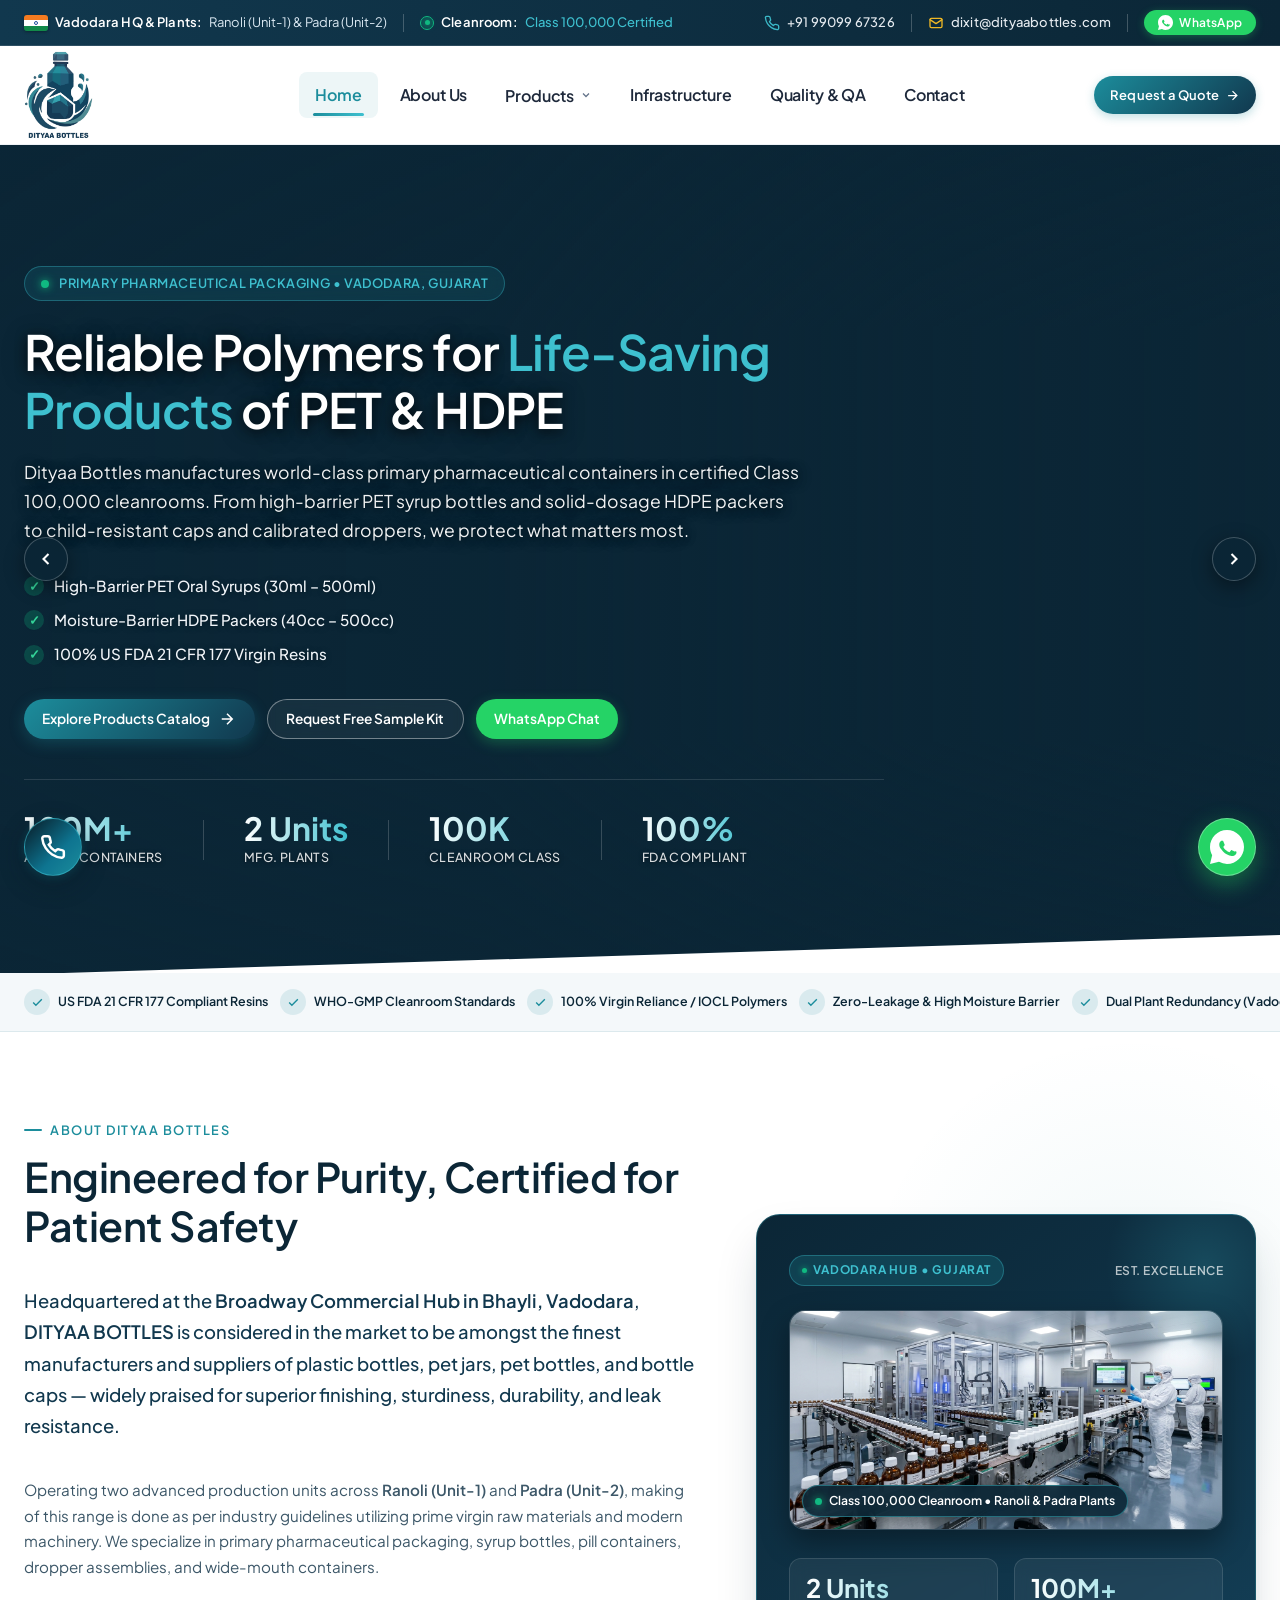
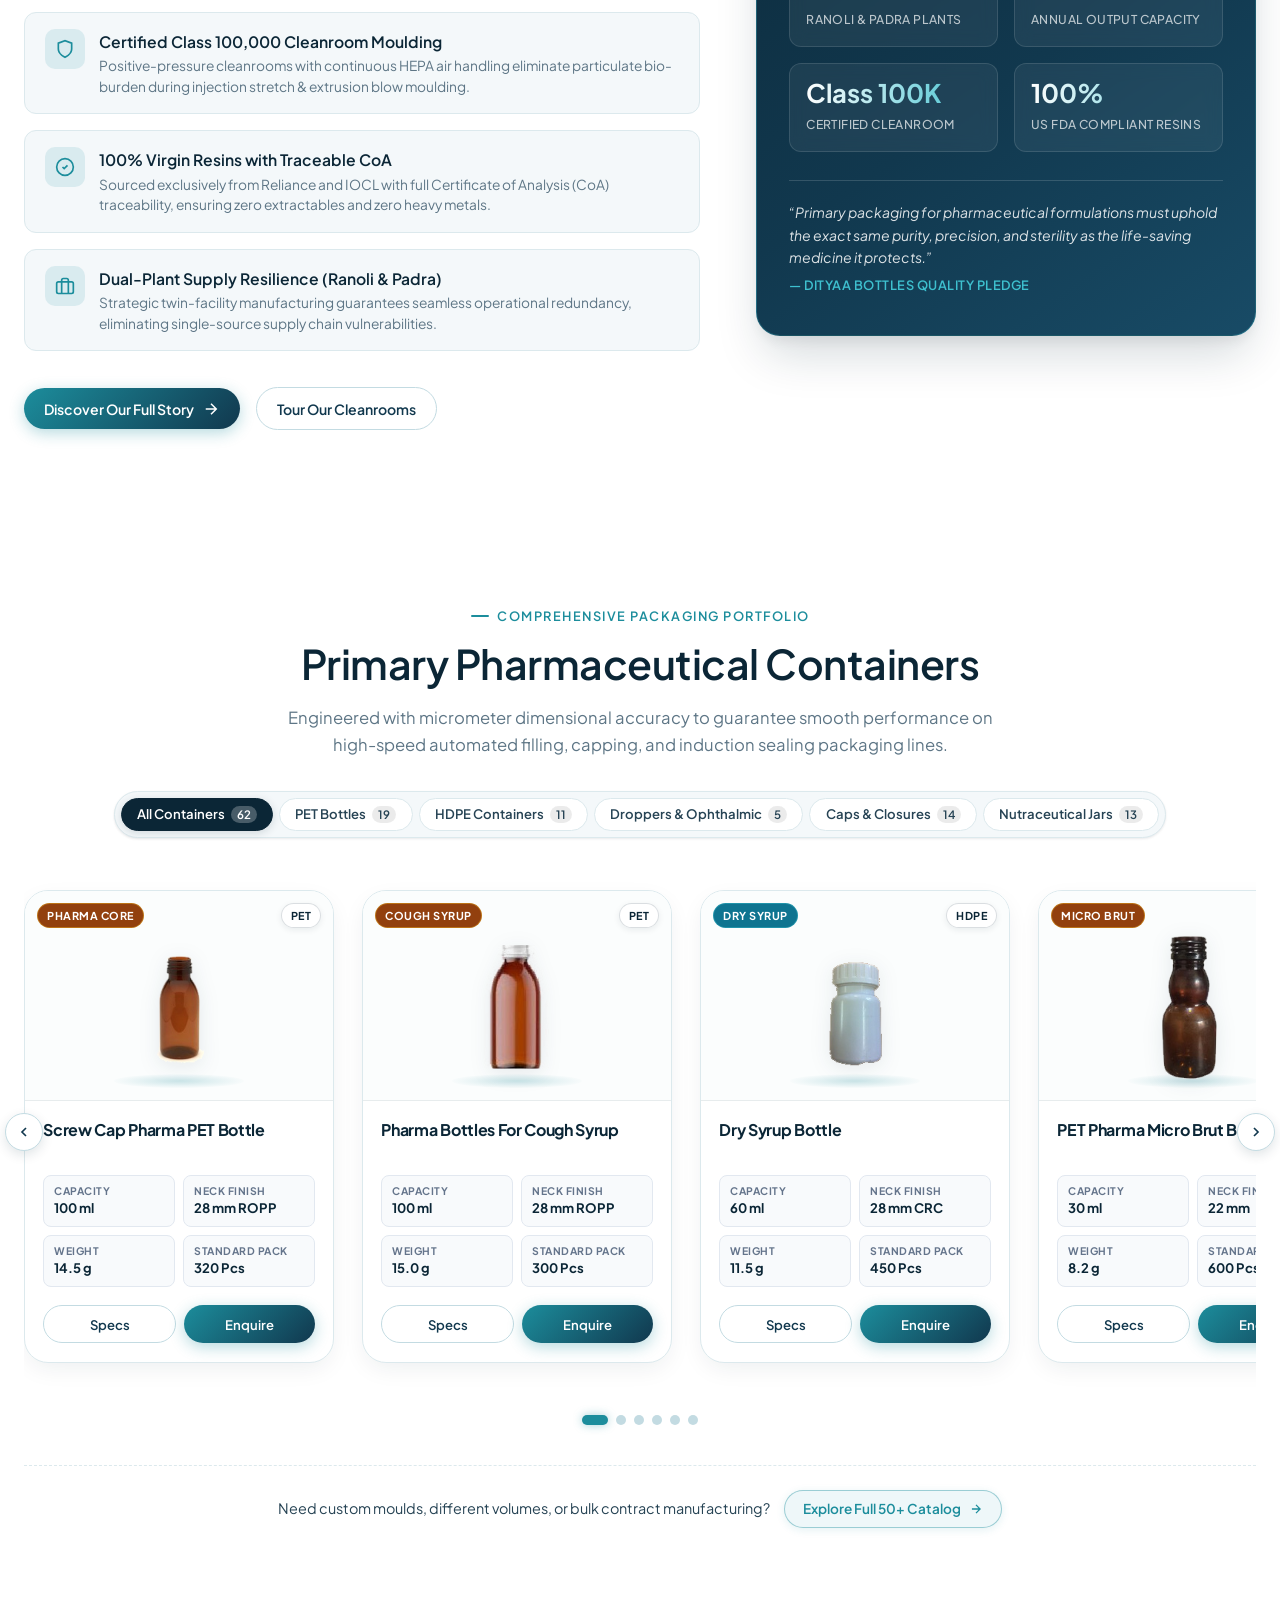
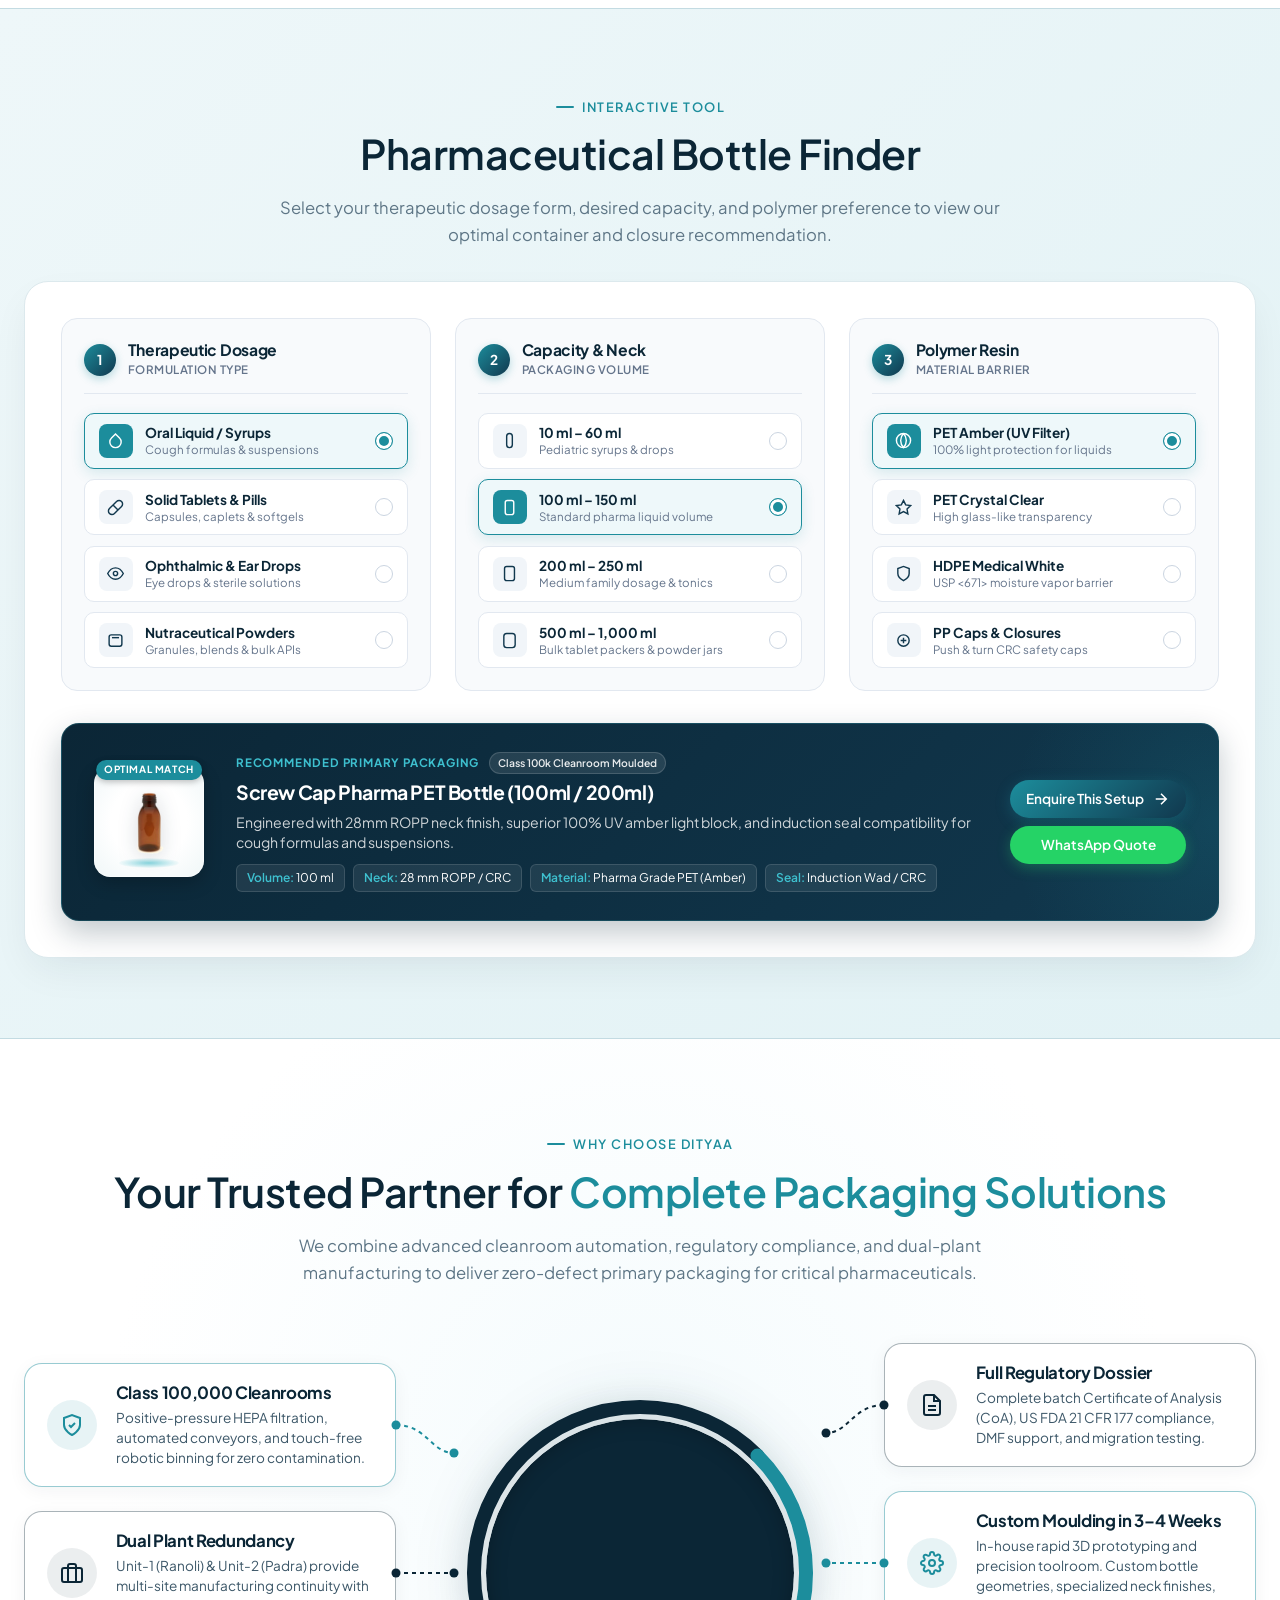
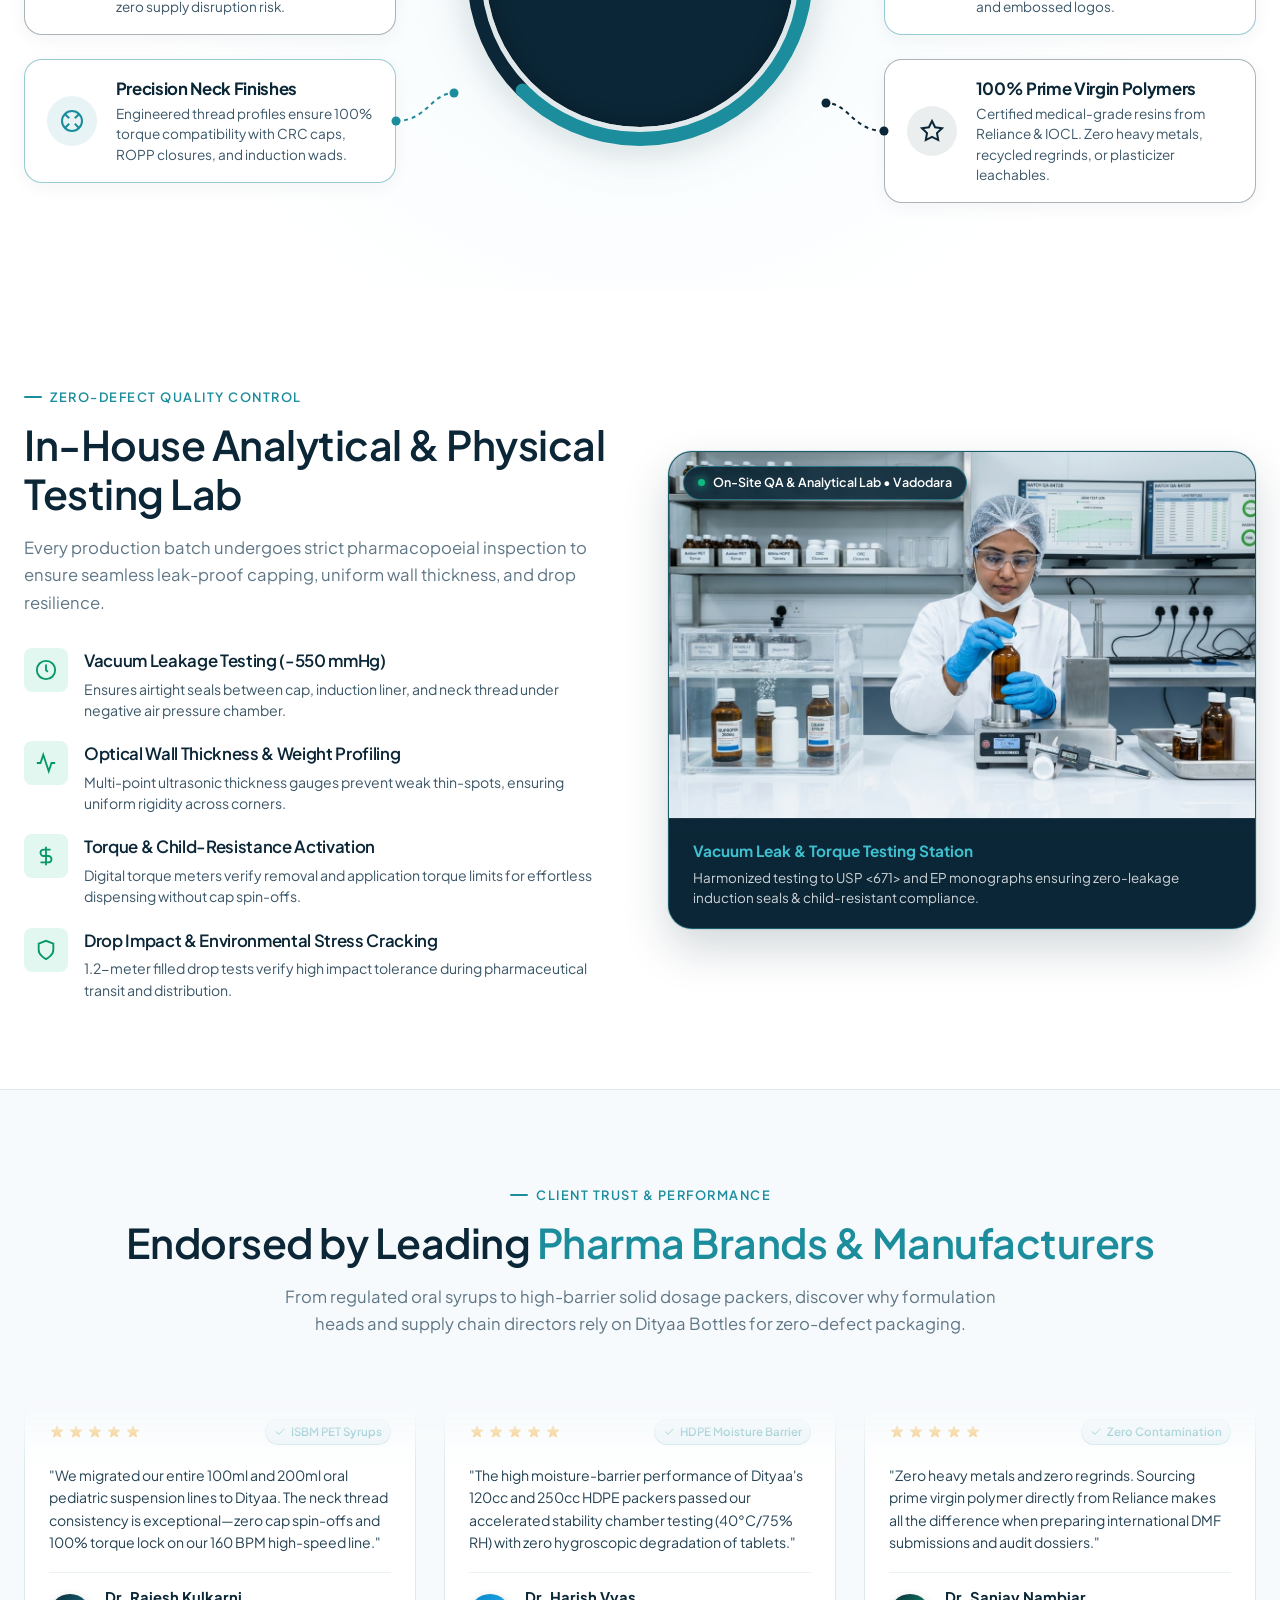
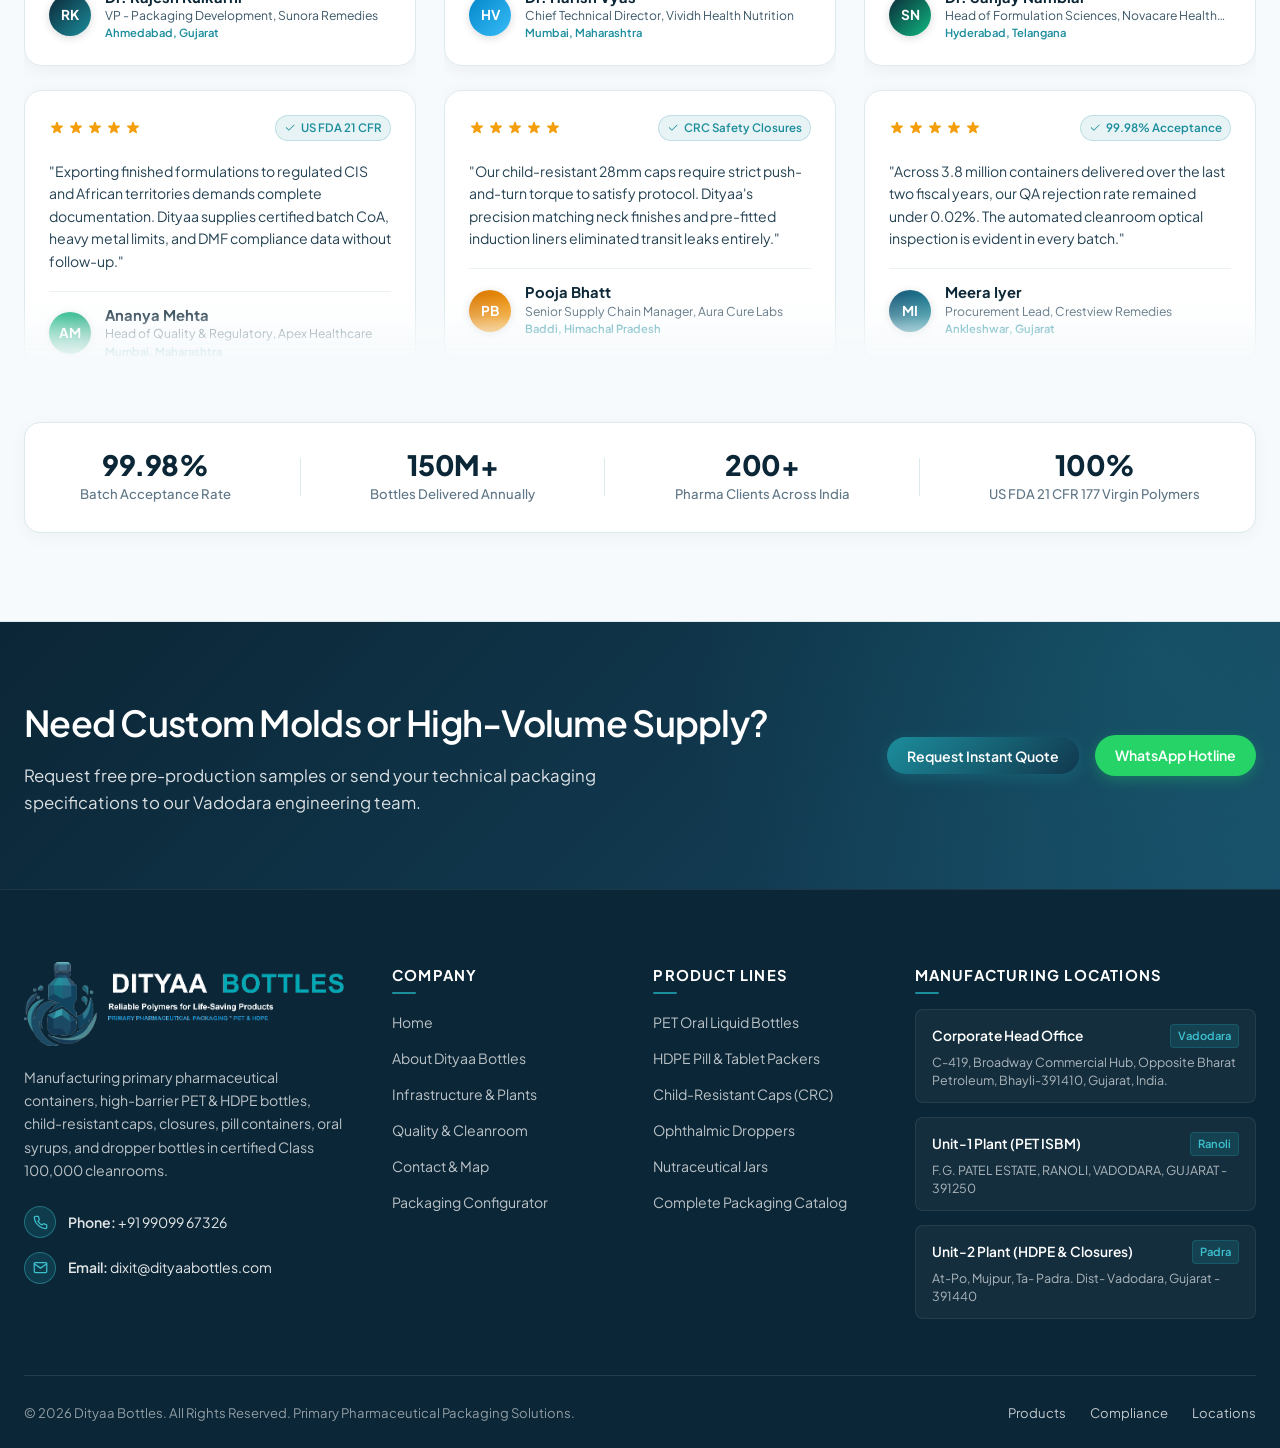
<file: index.html>
<!DOCTYPE html>
<html lang="en">
<head>
  <meta charset="UTF-8">
  <meta name="viewport" content="width=device-width, initial-scale=1.0">
  <title>Dityaa Bottles | Reliable Polymers for Life-Saving Products of PET & HDPE</title>
  <meta name="description" content="Primary pharmaceutical packaging manufacturer in Vadodara, Gujarat. Precision PET bottles, HDPE containers, child-resistant caps, closures, pill containers, oral syrups, and dropper bottles produced in Class 100,000 cleanrooms.">
  <meta name="keywords" content="pharmaceutical packaging, PET bottles, HDPE containers, dropper bottles, oral syrup bottles, pill containers, Vadodara, Gujarat, Ranoli, Padra, child-resistant caps, cleanroom packaging">
  <meta name="theme-color" content="#11384e">
  <link rel="icon" type="image/jpeg" href="assets/logo.jpeg">
    <link rel="preconnect" href="https://fonts.googleapis.com">
  <link rel="preconnect" href="https://fonts.gstatic.com" crossorigin>
  <link href="https://fonts.googleapis.com/css2?family=Plus+Jakarta+Sans:ital,wght@0,400;0,500;0,600;0,700;1,400;1,600&display=swap" rel="stylesheet">
  <link rel="stylesheet" href="styles.css">
</head>
<body>

      <!-- Top Announcement & Multi-Facility Contact Bar -->
  <aside class="topbar" aria-label="Corporate Contacts and Manufacturing Facilities">
    <div class="shell topbar-inner">
      <div class="topbar-left">
        <div class="topbar-unit">
          <span class="flag india-flag" aria-hidden="true" title="Vadodara, Gujarat, India"></span>
          <span class="topbar-label">Vadodara HQ &amp; Plants:</span>
          <span class="topbar-val">Ranoli (Unit-1) &amp; Padra (Unit-2)</span>
        </div>

        <span class="topbar-divider" aria-hidden="true"></span>

        <div class="topbar-unit cleanroom-unit">
          <span class="status-indicator" aria-hidden="true">
            <span class="status-indicator-dot"></span>
          </span>
          <span class="topbar-label">Cleanroom:</span>
          <span class="topbar-val cleanroom-val">Class 100,000 Certified</span>
        </div>
      </div>

      <div class="topbar-right">
        <a class="topbar-link" href="tel:+919909967326" title="Call Sales Office">
          <svg class="topbar-ico phone-ico" viewBox="0 0 24 24" fill="none" stroke="currentColor" stroke-width="2" stroke-linecap="round" stroke-linejoin="round">
            <path d="M22 16.92v3a2 2 0 0 1-2.18 2 19.79 19.79 0 0 1-8.63-3.07 19.5 19.5 0 0 1-6-6 19.79 19.79 0 0 1-3.07-8.67A2 2 0 0 1 4.11 2h3a2 2 0 0 1 2 1.72 12.84 12.84 0 0 0 .7 2.81 2 2 0 0 1-.45 2.11L8.09 9.91a16 16 0 0 0 6 6l1.27-1.27a2 2 0 0 1 2.11-.45 12.84 12.84 0 0 0 2.81.7A2 2 0 0 1 22 16.92z"/>
          </svg>
          <span class="topbar-link-text">+91 99099 67326</span>
        </a>

        <span class="topbar-divider" aria-hidden="true"></span>

        <a class="topbar-link" href="mailto:dixit@dityaabottles.com" title="Email Inquiries">
          <svg class="topbar-ico mail-ico" viewBox="0 0 24 24" fill="none" stroke="currentColor" stroke-width="2" stroke-linecap="round" stroke-linejoin="round">
            <rect x="3" y="5" width="18" height="14" rx="2"/>
            <polyline points="3 7 12 13 21 7"/>
          </svg>
          <span class="topbar-link-text">dixit@dityaabottles.com</span>
        </a>

        <span class="topbar-divider" aria-hidden="true"></span>

        <a class="topbar-wa-btn" href="https://wa.me/919909967326?text=Hello%20Dityaa%20Bottles%20team,%20I%20would%20like%20to%20inquire%20about%20pharmaceutical%20bottles%20and%20containers." target="_blank" rel="noopener" title="Direct WhatsApp Chat">
          <svg class="topbar-ico wa-ico" viewBox="0 0 32 32" aria-hidden="true">
            <path fill="#ffffff" d="M16 0C7.163 0 0 7.163 0 16c0 2.825.735 5.48 2.018 7.788L0 32l8.44-2.016A15.88 15.88 0 0 0 16 32c8.837 0 16-7.163 16-16S24.837 0 16 0z"/>
            <path fill="#25D366" d="M23.11 20.205c-.372-.187-2.203-1.088-2.546-1.213-.343-.125-.592-.187-.84.187-.248.372-.962 1.213-1.18 1.463-.218.25-.436.281-.808.094-.372-.187-1.57-.578-2.993-1.846-1.106-.985-1.852-2.202-2.07-2.574-.218-.372-.023-.574.163-.759.167-.167.372-.436.559-.654.187-.218.25-.372.375-.622.125-.25.063-.469-.031-.656-.094-.187-.84-2.028-1.152-2.778-.303-.733-.612-.633-.84-.645-.218-.011-.469-.011-.719-.011s-.656.094-.999.469c-.343.375-1.312 1.282-1.312 3.127s1.344 3.626 1.531 3.876c.187.25 2.641 4.032 6.401 5.655 3.596 1.551 4.331 1.244 5.112 1.168.781-.075 2.52-1.03 2.875-2.028.355-.998.355-1.854.25-2.028-.105-.174-.385-.278-.758-.465z"/>
          </svg>
          <span class="topbar-wa-text">WhatsApp</span>
        </a>
      </div>
    </div>
  </aside>

  <!-- Sticky Main Header -->
  <header class="site-header">
    <div class="shell header-inner">
      <a class="brand" href="index.html" aria-label="Dityaa Bottles Homepage">
        <img class="brand-logo-image" src="logo/logo.jpeg" alt="Dityaa Bottles - Reliable Polymers for Life-Saving Products">
      </a>

      <!-- Navigation -->
      <nav class="main-nav" id="mainNav" aria-label="Primary Navigation">
        <a class="nav-link active" href="index.html">Home</a>
        <a class="nav-link" href="about.html">About Us</a>
        
        <div class="nav-dropdown">
          <button class="nav-dropdown-trigger" type="button" aria-expanded="false">
            Products
            <svg viewBox="0 0 24 24" fill="none" stroke="currentColor" stroke-width="2.5"><polyline points="6 9 12 15 18 9"></polyline></svg>
          </button>
          <div class="dropdown-menu">
            <a class="dropdown-item" href="products.html?cat=pet-bottles">
              <div class="dropdown-item-icon">
                <svg viewBox="0 0 24 24" fill="none" stroke="currentColor" stroke-width="2"><path d="M10 2h4v4h-4zM8 6h8v15a1 1 0 01-1 1H9a1 1 0 01-1-1V6z"/></svg>
              </div>
              <div>
                <strong>PET Oral Liquid Bottles</strong>
                <small style="display:block; color:var(--ink-muted); font-size:0.75rem;">Amber &amp; Clear Syrups</small>
              </div>
            </a>
            <a class="dropdown-item" href="products.html?cat=hdpe-containers">
              <div class="dropdown-item-icon">
                <svg viewBox="0 0 24 24" fill="none" stroke="currentColor" stroke-width="2"><rect x="6" y="5" width="12" height="16" rx="2"/><rect x="8" y="2" width="8" height="3"/></svg>
              </div>
              <div>
                <strong>HDPE Pill &amp; Tablet Packers</strong>
                <small style="display:block; color:var(--ink-muted); font-size:0.75rem;">Moisture Barrier Solid Dosage</small>
              </div>
            </a>
            <a class="dropdown-item" href="products.html?cat=droppers">
              <div class="dropdown-item-icon">
                <svg viewBox="0 0 24 24" fill="none" stroke="currentColor" stroke-width="2"><path d="M12 2v6m-4 4h8v8a2 2 0 01-2 2h-4a2 2 0 01-2-2v-8z"/></svg>
              </div>
              <div>
                <strong>Ophthalmic &amp; Droppers</strong>
                <small style="display:block; color:var(--ink-muted); font-size:0.75rem;">Calibrated Nozzles &amp; Pipettes</small>
              </div>
            </a>
            <a class="dropdown-item" href="products.html?cat=caps-closures">
              <div class="dropdown-item-icon">
                <svg viewBox="0 0 24 24" fill="none" stroke="currentColor" stroke-width="2"><circle cx="12" cy="12" r="9"/><circle cx="12" cy="12" r="3"/></svg>
              </div>
              <div>
                <strong>Child-Resistant Caps (CRC)</strong>
                <small style="display:block; color:var(--ink-muted); font-size:0.75rem;">Push &amp; Turn Safety Closures</small>
              </div>
            </a>
            <a class="dropdown-item" href="products.html?cat=jars">
              <div class="dropdown-item-icon">
                <svg viewBox="0 0 24 24" fill="none" stroke="currentColor" stroke-width="2"><rect x="5" y="4" width="14" height="16" rx="3"/></svg>
              </div>
              <div>
                <strong>Nutraceutical Jars</strong>
                <small style="display:block; color:var(--ink-muted); font-size:0.75rem;">Wide-Mouth Containers</small>
              </div>
            </a>
            <div class="dropdown-divider"></div>
            <a class="dropdown-item" href="products.html" style="font-weight:700; color:var(--cyan-primary);">
              <span>Browse All Packaging Catalog &rarr;</span>
            </a>
          </div>
        </div>

        <a class="nav-link" href="infrastructure.html">Infrastructure</a>
        <a class="nav-link" href="quality.html">Quality &amp; QA</a>
        <a class="nav-link" href="contact.html">Contact</a>
      </nav>

      <!-- Action Buttons -->
      <div class="header-actions">
        <button class="header-cta js-open-quote">
          Request a Quote
          <svg viewBox="0 0 24 24" fill="none" stroke="currentColor" stroke-width="2"><path d="M5 12h14M12 5l7 7-7 7"/></svg>
        </button>
        <button class="mobile-toggle" aria-label="Toggle navigation menu" aria-expanded="false">
          <span></span><span></span><span></span>
        </button>
      </div>
    </div>
  </header>

  <main>
    <!-- Flagship Hero Section - Fluid Modern Pharmaceutical Showcase Slider with Video Backgrounds -->
    <section class="hero" id="home" aria-label="Hero Banner Showcase">
      <div class="hero-slider" id="heroSlider">
        <!-- Slides Track -->
        <div class="hero-slides-track">
          
          <!-- SLIDE 1: Primary Pharmaceutical Packaging (PET & HDPE Bottles) -->
          <div class="hero-slide active" data-slide="0">
            <div class="hero-video-wrap">
              <video class="hero-bg-video" autoplay muted loop playsinline preload="auto">
                <source src="assets/videos/hero-slide-1.mp4" type="video/mp4">
              </video>
              <div class="hero-video-overlay"></div>
            </div>
            <div class="shell hero-content-shell">
              <div class="hero-content">
                <div class="hero-eyebrow">
                  <span class="eyebrow-pulse"></span>
                  Primary Pharmaceutical Packaging • Vadodara, Gujarat
                </div>
                
                <h1 class="hero-title">
                  Reliable Polymers for <span class="highlight">Life-Saving Products</span> of PET &amp; HDPE
                </h1>
                
                <p class="hero-description">
                  Dityaa Bottles manufactures world-class primary pharmaceutical containers in certified Class 100,000 cleanrooms. From high-barrier PET syrup bottles and solid-dosage HDPE packers to child-resistant caps and calibrated droppers, we protect what matters most.
                </p>

                <div class="hero-key-points">
                  <span class="key-point"><span class="point-check">✓</span> High-Barrier PET Oral Syrups (30ml – 500ml)</span>
                  <span class="key-point"><span class="point-check">✓</span> Moisture-Barrier HDPE Packers (40cc – 500cc)</span>
                  <span class="key-point"><span class="point-check">✓</span> 100% US FDA 21 CFR 177 Virgin Resins</span>
                </div>

                <div class="hero-actions">
                  <a class="btn btn-primary" href="#products">
                    Explore Products Catalog
                    <svg viewBox="0 0 24 24" fill="none" stroke="currentColor" stroke-width="2"><path d="M5 12h14M12 5l7 7-7 7"/></svg>
                  </a>
                  <button class="btn btn-outline-white js-open-quote">
                    Request Free Sample Kit
                  </button>
                  <a class="btn btn-whatsapp" href="https://wa.me/919909967326?text=Hello%20Dityaa%20Bottles%20team,%20I%20would%20like%20to%20request%20a%20product%20catalogue%20and%20quotation." target="_blank" rel="noopener">
                    WhatsApp Chat
                  </a>
                </div>

                <!-- Hero Stats Counter -->
                <div class="hero-stats">
                  <div class="hero-stat-item">
                    <span class="hero-stat-num" data-target="100" data-suffix="M+">0</span>
                    <span class="hero-stat-label">Annual Containers</span>
                  </div>
                  <div class="hero-stat-divider"></div>
                  <div class="hero-stat-item">
                    <span class="hero-stat-num" data-target="2" data-suffix=" Units">0</span>
                    <span class="hero-stat-label">Mfg. Plants</span>
                  </div>
                  <div class="hero-stat-divider"></div>
                  <div class="hero-stat-item">
                    <span class="hero-stat-num" data-target="100" data-suffix="K">0</span>
                    <span class="hero-stat-label">Cleanroom Class</span>
                  </div>
                  <div class="hero-stat-divider"></div>
                  <div class="hero-stat-item">
                    <span class="hero-stat-num" data-target="100" data-suffix="%">0</span>
                    <span class="hero-stat-label">FDA Compliant</span>
                  </div>
                </div>
              </div>
            </div>
          </div>

          <!-- SLIDE 2: Dual Manufacturing Facilities (Ranoli & Padra Infrastructure) -->
          <div class="hero-slide" data-slide="1">
            <div class="hero-video-wrap">
              <video class="hero-bg-video" autoplay muted loop playsinline preload="auto">
                <source src="assets/videos/hero-slide-2.mp4" type="video/mp4">
              </video>
              <div class="hero-video-overlay"></div>
            </div>
            <div class="shell hero-content-shell">
              <div class="hero-content">
                <div class="hero-eyebrow">
                  <span class="eyebrow-pulse"></span>
                  100M+ Annual Capacity • Dual Advanced Plants
                </div>
                
                <h2 class="hero-title">
                  State-of-the-Art <span class="highlight">Manufacturing Facilities</span> in Ranoli &amp; Padra
                </h2>
                
                <p class="hero-description">
                  Operating dual state-of-the-art manufacturing plants across Ranoli (Unit-1) and Padra (Unit-2) in Vadodara. Powered by Japanese Nissei ASB single-stage ISBM lines, high-speed automated extrusion blow moulding, and 24/7 HEPA-filtered cleanrooms.
                </p>

                <div class="hero-key-points">
                  <span class="key-point"><span class="point-check">✓</span> Single-Stage Nissei ASB ISBM Lines</span>
                  <span class="key-point"><span class="point-check">✓</span> Automated Optical Vision Inspection</span>
                  <span class="key-point"><span class="point-check">✓</span> Zero Particulate Contamination</span>
                </div>

                <div class="hero-actions">
                  <a class="btn btn-primary" href="infrastructure.html">
                    Tour Our Infrastructure
                    <svg viewBox="0 0 24 24" fill="none" stroke="currentColor" stroke-width="2"><path d="M5 12h14M12 5l7 7-7 7"/></svg>
                  </a>
                  <button class="btn btn-outline-white js-open-quote">
                    Schedule Facility Visit
                  </button>
                  <a class="btn btn-whatsapp" href="https://wa.me/919909967326?text=Hello%20Dityaa%20Bottles%20team,%20I%20am%20interested%20in%20visiting%20your%20manufacturing%20facility%20in%20Vadodara." target="_blank" rel="noopener">
                    WhatsApp Plant Team
                  </a>
                </div>

                <!-- Hero Stats Counter -->
                <div class="hero-stats">
                  <div class="hero-stat-item">
                    <span class="hero-stat-num" data-target="100" data-suffix="M+">0</span>
                    <span class="hero-stat-label">Annual Containers</span>
                  </div>
                  <div class="hero-stat-divider"></div>
                  <div class="hero-stat-item">
                    <span class="hero-stat-num" data-target="2" data-suffix=" Units">0</span>
                    <span class="hero-stat-label">Mfg. Plants</span>
                  </div>
                  <div class="hero-stat-divider"></div>
                  <div class="hero-stat-item">
                    <span class="hero-stat-num" data-target="100" data-suffix="K">0</span>
                    <span class="hero-stat-label">Cleanroom Class</span>
                  </div>
                  <div class="hero-stat-divider"></div>
                  <div class="hero-stat-item">
                    <span class="hero-stat-num" data-target="100" data-suffix="%">0</span>
                    <span class="hero-stat-label">FDA Compliant</span>
                  </div>
                </div>
              </div>
            </div>
          </div>

          <!-- SLIDE 3: Child-Resistant Closures, Ophthalmic & Precision QA Testing -->
          <div class="hero-slide" data-slide="2">
            <div class="hero-video-wrap">
              <video class="hero-bg-video" autoplay muted loop playsinline preload="auto">
                <source src="assets/videos/hero-slide-3.mp4" type="video/mp4">
              </video>
              <div class="hero-video-overlay"></div>
            </div>
            <div class="shell hero-content-shell">
              <div class="hero-content">
                <div class="hero-eyebrow">
                  <span class="eyebrow-pulse"></span>
                  ISO 15378 &amp; US Pharmacopeia Standard QA
                </div>
                
                <h2 class="hero-title">
                  Precision Safety Closures &amp; <span class="highlight">Zero-Leakage Assurance</span>
                </h2>
                
                <p class="hero-description">
                  Complete closure solutions engineered to prevent accidental opening and moisture ingress. Certified Push &amp; Turn Child-Resistant Closures (CRC), tamper-evident induction heat seal wads, and 100% vacuum chamber leak testing under -550 mmHg.
                </p>

                <div class="hero-key-points">
                  <span class="key-point"><span class="point-check">✓</span> Push &amp; Turn CRC Safety Closures</span>
                  <span class="key-point"><span class="point-check">✓</span> Vacuum Leak Tested (-550 mmHg)</span>
                  <span class="key-point"><span class="point-check">✓</span> Induction Foil &amp; EPE Wadding</span>
                </div>

                <div class="hero-actions">
                  <a class="btn btn-primary" href="quality.html">
                    View Quality Standards
                    <svg viewBox="0 0 24 24" fill="none" stroke="currentColor" stroke-width="2"><path d="M5 12h14M12 5l7 7-7 7"/></svg>
                  </a>
                  <button class="btn btn-outline-white js-open-quote">
                    Request CoA &amp; Test Samples
                  </button>
                  <a class="btn btn-whatsapp" href="https://wa.me/919909967326?text=Hello%20Dityaa%20Bottles%20team,%20I%20would%20like%20to%20request%20samples%20of%20Child-Resistant%20Caps%20and%20QA%20reports." target="_blank" rel="noopener">
                    Inquire on WhatsApp
                  </a>
                </div>

                <!-- Hero Stats Counter -->
                <div class="hero-stats">
                  <div class="hero-stat-item">
                    <span class="hero-stat-num" data-target="100" data-suffix="M+">0</span>
                    <span class="hero-stat-label">Annual Containers</span>
                  </div>
                  <div class="hero-stat-divider"></div>
                  <div class="hero-stat-item">
                    <span class="hero-stat-num" data-target="2" data-suffix=" Units">0</span>
                    <span class="hero-stat-label">Mfg. Plants</span>
                  </div>
                  <div class="hero-stat-divider"></div>
                  <div class="hero-stat-item">
                    <span class="hero-stat-num" data-target="100" data-suffix="K">0</span>
                    <span class="hero-stat-label">Cleanroom Class</span>
                  </div>
                  <div class="hero-stat-divider"></div>
                  <div class="hero-stat-item">
                    <span class="hero-stat-num" data-target="100" data-suffix="%">0</span>
                    <span class="hero-stat-label">FDA Compliant</span>
                  </div>
                </div>
              </div>
            </div>
          </div>

        </div>

        <!-- Floating Side Navigation Arrows -->
        <button class="hero-side-arrow hero-prev-arrow" id="heroPrevBtn" type="button" aria-label="Previous Slide">
          <svg viewBox="0 0 24 24" fill="none" stroke="currentColor" stroke-width="2.5"><polyline points="15 18 9 12 15 6"/></svg>
        </button>
        <button class="hero-side-arrow hero-next-arrow" id="heroNextBtn" type="button" aria-label="Next Slide">
          <svg viewBox="0 0 24 24" fill="none" stroke="currentColor" stroke-width="2.5"><polyline points="9 18 15 12 9 6"/></svg>
        </button>
      </div>

      <div class="hero-swoosh"></div>
    </section>

    <!-- Trust & Certification Bar -->
    <section class="trust-strip" aria-label="Quality Standards and Certifications">
      <div class="shell trust-flex">
        <div class="trust-item">
          <div class="trust-badge-circle">
            <svg viewBox="0 0 24 24" fill="none" stroke="currentColor" stroke-width="2.5"><polyline points="20 6 9 17 4 12"/></svg>
          </div>
          <span>US FDA 21 CFR 177 Compliant Resins</span>
        </div>
        <div class="trust-item">
          <div class="trust-badge-circle">
            <svg viewBox="0 0 24 24" fill="none" stroke="currentColor" stroke-width="2.5"><polyline points="20 6 9 17 4 12"/></svg>
          </div>
          <span>WHO-GMP Cleanroom Standards</span>
        </div>
        <div class="trust-item">
          <div class="trust-badge-circle">
            <svg viewBox="0 0 24 24" fill="none" stroke="currentColor" stroke-width="2.5"><polyline points="20 6 9 17 4 12"/></svg>
          </div>
          <span>100% Virgin Reliance / IOCL Polymers</span>
        </div>
        <div class="trust-item">
          <div class="trust-badge-circle">
            <svg viewBox="0 0 24 24" fill="none" stroke="currentColor" stroke-width="2.5"><polyline points="20 6 9 17 4 12"/></svg>
          </div>
          <span>Zero-Leakage &amp; High Moisture Barrier</span>
        </div>
        <div class="trust-item">
          <div class="trust-badge-circle">
            <svg viewBox="0 0 24 24" fill="none" stroke="currentColor" stroke-width="2.5"><polyline points="20 6 9 17 4 12"/></svg>
          </div>
          <span>Dual Plant Redundancy (Vadodara)</span>
        </div>
      </div>
    </section>

    <!-- About Us Section - Cleanroom Primary Pharmaceutical Packaging Heritage -->
    <section class="home-about-section" id="about" aria-label="About Dityaa Bottles">
      <div class="shell home-about-grid">
        
        <!-- Left Column: Story & Quality Pillars -->
        <div class="home-about-content">
          <span class="section-kicker">About Dityaa Bottles</span>
          <h2 class="section-title">Engineered for Purity, Certified for Patient Safety</h2>
          
          <p class="home-about-lead">
            Headquartered at the <strong>Broadway Commercial Hub in Bhayli, Vadodara</strong>, <strong>DITYAA BOTTLES</strong> is considered in the market to be amongst the finest manufacturers and suppliers of plastic bottles, pet jars, pet bottles, and bottle caps — widely praised for superior finishing, sturdiness, durability, and leak resistance.
          </p>
          
          <p class="home-about-text">
            Operating two advanced production units across <strong>Ranoli (Unit-1)</strong> and <strong>Padra (Unit-2)</strong>, making of this range is done as per industry guidelines utilizing prime virgin raw materials and modern machinery. We specialize in primary pharmaceutical packaging, syrup bottles, pill containers, dropper assemblies, and wide-mouth containers.
          </p>

          <!-- 3 Quality Pillars -->
          <div class="home-about-pillars">
            <div class="home-about-pillar">
              <div class="pillar-icon-box">
                <svg viewBox="0 0 24 24" fill="none" stroke="currentColor" stroke-width="2"><path d="M12 22s8-4 8-10V5l-8-3-8 3v7c0 6 8 10 8 10z"/></svg>
              </div>
              <div class="pillar-content">
                <strong>Certified Class 100,000 Cleanroom Moulding</strong>
                <p>Positive-pressure cleanrooms with continuous HEPA air handling eliminate particulate bio-burden during injection stretch &amp; extrusion blow moulding.</p>
              </div>
            </div>

            <div class="home-about-pillar">
              <div class="pillar-icon-box">
                <svg viewBox="0 0 24 24" fill="none" stroke="currentColor" stroke-width="2"><circle cx="12" cy="12" r="10"/><path d="M9 12l2 2 4-4"/></svg>
              </div>
              <div class="pillar-content">
                <strong>100% Virgin Resins with Traceable CoA</strong>
                <p>Sourced exclusively from Reliance and IOCL with full Certificate of Analysis (CoA) traceability, ensuring zero extractables and zero heavy metals.</p>
              </div>
            </div>

            <div class="home-about-pillar">
              <div class="pillar-icon-box">
                <svg viewBox="0 0 24 24" fill="none" stroke="currentColor" stroke-width="2"><rect x="2" y="7" width="20" height="14" rx="2" ry="2"/><path d="M16 21V5a2 2 0 0 0-2-2h-4a2 2 0 0 0-2 2v16"/></svg>
              </div>
              <div class="pillar-content">
                <strong>Dual-Plant Supply Resilience (Ranoli &amp; Padra)</strong>
                <p>Strategic twin-facility manufacturing guarantees seamless operational redundancy, eliminating single-source supply chain vulnerabilities.</p>
              </div>
            </div>
          </div>

          <!-- CTAs -->
          <div class="home-about-actions">
            <a class="btn btn-primary" href="about.html">
              Discover Our Full Story
              <svg viewBox="0 0 24 24" fill="none" stroke="currentColor" stroke-width="2"><path d="M5 12h14M12 5l7 7-7 7"/></svg>
            </a>
            <a class="btn btn-outline" href="infrastructure.html">
              Tour Our Cleanrooms
            </a>
          </div>
        </div>

        <!-- Right Column: Corporate Showcase & Snapshot Card -->
        <div class="home-about-showcase">
          <div class="showcase-badge-row">
            <span class="showcase-pill">
              <span class="status-indicator-dot"></span>
              Vadodara Hub • Gujarat
            </span>
            <span style="font-size:0.75rem; color:rgba(255,255,255,0.7); font-weight:600; letter-spacing:0.5px;">EST. EXCELLENCE</span>
          </div>

          <div class="showcase-facility-img">
            <img src="assets/pharma-cleanroom-facility.jpg" alt="Dityaa Bottles High-Speed Cleanroom Moulding Lines in Class 100,000 Facility" loading="lazy" decoding="async">
            <div class="facility-img-overlay-badge">
              <span class="live-dot"></span>
              Class 100,000 Cleanroom • Ranoli &amp; Padra Plants
            </div>
          </div>

          <!-- Quick Stats 2x2 Grid -->
          <div class="showcase-stat-grid">
            <div class="showcase-stat">
              <span class="showcase-stat-num">2 Units</span>
              <span class="showcase-stat-label">Ranoli &amp; Padra Plants</span>
            </div>
            <div class="showcase-stat">
              <span class="showcase-stat-num">100M+</span>
              <span class="showcase-stat-label">Annual Output Capacity</span>
            </div>
            <div class="showcase-stat">
              <span class="showcase-stat-num">Class 100K</span>
              <span class="showcase-stat-label">Certified Cleanroom</span>
            </div>
            <div class="showcase-stat">
              <span class="showcase-stat-num">100%</span>
              <span class="showcase-stat-label">US FDA Compliant Resins</span>
            </div>
          </div>

          <div class="showcase-quote">
            &ldquo;Primary packaging for pharmaceutical formulations must uphold the exact same purity, precision, and sterility as the life-saving medicine it protects.&rdquo;
            <strong>— Dityaa Bottles Quality Pledge</strong>
          </div>
        </div>

      </div>
    </section>

    <!-- Interactive Product Range & Catalog -->
    <section class="products-section" id="products">
      <div class="shell">
        <div class="text-center">
          <span class="section-kicker">Comprehensive Packaging Portfolio</span>
          <h2 class="section-title">Primary Pharmaceutical Containers</h2>
          <p class="section-subtitle">
            Engineered with micrometer dimensional accuracy to guarantee smooth performance on high-speed automated filling, capping, and induction sealing packaging lines.
          </p>
        </div>

        <!-- Filter Category Tabs -->
        <div class="product-slider-filters">
          <div class="filter-tabs" role="tablist">
            <button class="filter-tab active" data-category="all">All Containers <span class="badge-count">62</span></button>
            <button class="filter-tab" data-category="pet-bottles">PET Bottles <span class="badge-count">19</span></button>
            <button class="filter-tab" data-category="hdpe-containers">HDPE Containers <span class="badge-count">11</span></button>
            <button class="filter-tab" data-category="droppers">Droppers &amp; Ophthalmic <span class="badge-count">5</span></button>
            <button class="filter-tab" data-category="caps-closures">Caps &amp; Closures <span class="badge-count">14</span></button>
            <button class="filter-tab" data-category="jars">Nutraceutical Jars <span class="badge-count">13</span></button>
          </div>
        </div>

        <!-- Product Slider Outer Wrapper -->
        <div class="product-slider-wrapper">
          <button class="prod-arrow prod-arrow-prev" id="prodSliderPrev" type="button" aria-label="Previous Products">
            <svg viewBox="0 0 24 24" fill="none" stroke="currentColor" stroke-width="2.5"><polyline points="15 18 9 12 15 6"/></svg>
          </button>

          <div class="product-slider-track" id="productGrid">
            <!-- Dynamically populated by script.js -->
          </div>

          <button class="prod-arrow prod-arrow-next" id="prodSliderNext" type="button" aria-label="Next Products">
            <svg viewBox="0 0 24 24" fill="none" stroke="currentColor" stroke-width="2.5"><polyline points="9 18 15 12 9 6"/></svg>
          </button>
        </div>

        <!-- Pagination Progress Dots -->
        <div class="product-slider-dots" id="prodSliderDots"></div>

        <!-- Bottom Link to Full Catalog -->
        <div class="products-bottom-cta">
          <span>Need custom moulds, different volumes, or bulk contract manufacturing?</span>
          <a class="catalog-link-btn" href="products.html">
            <span>Explore Full 50+ Catalog</span>
            <svg viewBox="0 0 24 24" fill="none" stroke="currentColor" stroke-width="2.2"><path d="M5 12h14M12 5l7 7-7 7"/></svg>
          </a>
        </div>
      </div>
    </section>

    <!-- Interactive Packaging Configurator / Bottle Finder -->
    <section class="configurator-section" id="configurator">
      <div class="shell">
        <div class="text-center">
          <span class="section-kicker">Interactive Tool</span>
          <h2 class="section-title">Pharmaceutical Bottle Finder</h2>
          <p class="section-subtitle">
            Select your therapeutic dosage form, desired capacity, and polymer preference to view our optimal container and closure recommendation.
          </p>
        </div>

        <div class="config-box" id="packagingWizard">
          <div class="wizard-steps">
            <!-- Step 1: Dosage Form -->
            <div class="step-card" data-step="formulation">
              <div class="step-header">
                <span class="step-num">1</span>
                <div>
                  <h3 class="step-title">Therapeutic Dosage</h3>
                  <span class="step-subtitle">Formulation Type</span>
                </div>
              </div>
              <div class="wizard-options">
                <div class="wizard-option selected" data-val="liquid">
                  <div class="wizard-opt-left">
                    <div class="wizard-opt-icon">
                      <svg viewBox="0 0 24 24" fill="none" stroke="currentColor" stroke-width="2"><path d="M12 2.69l5.66 5.66a8 8 0 1 1-11.31 0z"/></svg>
                    </div>
                    <div class="wizard-opt-text">
                      <strong>Oral Liquid / Syrups</strong>
                      <small>Cough formulas &amp; suspensions</small>
                    </div>
                  </div>
                  <span class="wizard-radio"></span>
                </div>

                <div class="wizard-option" data-val="solid">
                  <div class="wizard-opt-left">
                    <div class="wizard-opt-icon">
                      <svg viewBox="0 0 24 24" fill="none" stroke="currentColor" stroke-width="2"><path d="M10.5 20.5l10-10a4.95 4.95 0 1 0-7-7l-10 10a4.95 4.95 0 1 0 7 7z"/><line x1="8.5" y1="8.5" x2="15.5" y2="15.5"/></svg>
                    </div>
                    <div class="wizard-opt-text">
                      <strong>Solid Tablets &amp; Pills</strong>
                      <small>Capsules, caplets &amp; softgels</small>
                    </div>
                  </div>
                  <span class="wizard-radio"></span>
                </div>

                <div class="wizard-option" data-val="drops">
                  <div class="wizard-opt-left">
                    <div class="wizard-opt-icon">
                      <svg viewBox="0 0 24 24" fill="none" stroke="currentColor" stroke-width="2"><path d="M1 12s4-8 11-8 11 8 11 8-4 8-11 8-11-8-11-8z"/><circle cx="12" cy="12" r="3"/></svg>
                    </div>
                    <div class="wizard-opt-text">
                      <strong>Ophthalmic &amp; Ear Drops</strong>
                      <small>Eye drops &amp; sterile solutions</small>
                    </div>
                  </div>
                  <span class="wizard-radio"></span>
                </div>

                <div class="wizard-option" data-val="powder">
                  <div class="wizard-opt-left">
                    <div class="wizard-opt-icon">
                      <svg viewBox="0 0 24 24" fill="none" stroke="currentColor" stroke-width="2"><rect x="3" y="4" width="18" height="16" rx="3"/><line x1="7" y1="8" x2="17" y2="8"/></svg>
                    </div>
                    <div class="wizard-opt-text">
                      <strong>Nutraceutical Powders</strong>
                      <small>Granules, blends &amp; bulk APIs</small>
                    </div>
                  </div>
                  <span class="wizard-radio"></span>
                </div>
              </div>
            </div>

            <!-- Step 2: Desired Capacity -->
            <div class="step-card" data-step="volume">
              <div class="step-header">
                <span class="step-num">2</span>
                <div>
                  <h3 class="step-title">Capacity &amp; Neck</h3>
                  <span class="step-subtitle">Packaging Volume</span>
                </div>
              </div>
              <div class="wizard-options">
                <div class="wizard-option" data-val="small">
                  <div class="wizard-opt-left">
                    <div class="wizard-opt-icon">
                      <svg viewBox="0 0 24 24" fill="none" stroke="currentColor" stroke-width="2"><rect x="8" y="2" width="8" height="20" rx="4"/></svg>
                    </div>
                    <div class="wizard-opt-text">
                      <strong>10 ml – 60 ml</strong>
                      <small>Pediatric syrups &amp; drops</small>
                    </div>
                  </div>
                  <span class="wizard-radio"></span>
                </div>

                <div class="wizard-option selected" data-val="medium">
                  <div class="wizard-opt-left">
                    <div class="wizard-opt-icon">
                      <svg viewBox="0 0 24 24" fill="none" stroke="currentColor" stroke-width="2"><rect x="6" y="2" width="12" height="20" rx="3"/></svg>
                    </div>
                    <div class="wizard-opt-text">
                      <strong>100 ml – 150 ml</strong>
                      <small>Standard pharma liquid volume</small>
                    </div>
                  </div>
                  <span class="wizard-radio"></span>
                </div>

                <div class="wizard-option" data-val="large">
                  <div class="wizard-opt-left">
                    <div class="wizard-opt-icon">
                      <svg viewBox="0 0 24 24" fill="none" stroke="currentColor" stroke-width="2"><rect x="5" y="2" width="14" height="20" rx="3"/></svg>
                    </div>
                    <div class="wizard-opt-text">
                      <strong>200 ml – 250 ml</strong>
                      <small>Medium family dosage &amp; tonics</small>
                    </div>
                  </div>
                  <span class="wizard-radio"></span>
                </div>

                <div class="wizard-option" data-val="bulk">
                  <div class="wizard-opt-left">
                    <div class="wizard-opt-icon">
                      <svg viewBox="0 0 24 24" fill="none" stroke="currentColor" stroke-width="2"><rect x="4" y="2" width="16" height="20" rx="4"/></svg>
                    </div>
                    <div class="wizard-opt-text">
                      <strong>500 ml – 1,000 ml</strong>
                      <small>Bulk tablet packers &amp; powder jars</small>
                    </div>
                  </div>
                  <span class="wizard-radio"></span>
                </div>
              </div>
            </div>

            <!-- Step 3: Polymer Material -->
            <div class="step-card" data-step="material">
              <div class="step-header">
                <span class="step-num">3</span>
                <div>
                  <h3 class="step-title">Polymer Resin</h3>
                  <span class="step-subtitle">Material Barrier</span>
                </div>
              </div>
              <div class="wizard-options">
                <div class="wizard-option selected" data-val="pet">
                  <div class="wizard-opt-left">
                    <div class="wizard-opt-icon">
                      <svg viewBox="0 0 24 24" fill="none" stroke="currentColor" stroke-width="2"><circle cx="12" cy="12" r="10"/><path d="M12 2a14.5 14.5 0 0 0 0 20 14.5 14.5 0 0 0 0-20"/></svg>
                    </div>
                    <div class="wizard-opt-text">
                      <strong>PET Amber (UV Filter)</strong>
                      <small>100% light protection for liquids</small>
                    </div>
                  </div>
                  <span class="wizard-radio"></span>
                </div>

                <div class="wizard-option" data-val="pet-clear">
                  <div class="wizard-opt-left">
                    <div class="wizard-opt-icon">
                      <svg viewBox="0 0 24 24" fill="none" stroke="currentColor" stroke-width="2"><polygon points="12 2 15.09 8.26 22 9.27 17 14.14 18.18 21.02 12 17.77 5.82 21.02 7 14.14 2 9.27 8.91 8.26 12 2"/></svg>
                    </div>
                    <div class="wizard-opt-text">
                      <strong>PET Crystal Clear</strong>
                      <small>High glass-like transparency</small>
                    </div>
                  </div>
                  <span class="wizard-radio"></span>
                </div>

                <div class="wizard-option" data-val="hdpe">
                  <div class="wizard-opt-left">
                    <div class="wizard-opt-icon">
                      <svg viewBox="0 0 24 24" fill="none" stroke="currentColor" stroke-width="2"><path d="M12 22s8-4 8-10V5l-8-3-8 3v7c0 6 8 10 8 10z"/></svg>
                    </div>
                    <div class="wizard-opt-text">
                      <strong>HDPE Medical White</strong>
                      <small>USP &lt;671&gt; moisture vapor barrier</small>
                    </div>
                  </div>
                  <span class="wizard-radio"></span>
                </div>

                <div class="wizard-option" data-val="pp">
                  <div class="wizard-opt-left">
                    <div class="wizard-opt-icon">
                      <svg viewBox="0 0 24 24" fill="none" stroke="currentColor" stroke-width="2"><circle cx="12" cy="12" r="8"/><path d="M12 8v8M8 12h8"/></svg>
                    </div>
                    <div class="wizard-opt-text">
                      <strong>PP Caps &amp; Closures</strong>
                      <small>Push &amp; turn CRC safety caps</small>
                    </div>
                  </div>
                  <span class="wizard-radio"></span>
                </div>
              </div>
            </div>
          </div>

          <!-- Wizard Recommendation Result Card -->
          <div class="wizard-results" id="wizardResultCard">
            <!-- Populated dynamically by script.js -->
          </div>
        </div>
      </div>
    </section>

    <!-- Why Choose Dityaa Bottles (The Pharma Advantage) -->
    <section class="why-section" id="why-us">
      <div class="shell">
        <div class="text-center">
          <span class="section-kicker">Why Choose Dityaa</span>
          <h2 class="section-title">Your Trusted Partner for <span class="highlight-teal">Complete Packaging Solutions</span></h2>
          <p class="section-subtitle">
            We combine advanced cleanroom automation, regulatory compliance, and dual-plant manufacturing to deliver zero-defect primary packaging for critical pharmaceuticals.
          </p>
        </div>

        <div class="why-hub-grid">
          <!-- Left Column (3 Advantage Cards) -->
          <div class="why-hub-col why-hub-left">
            <!-- Card 1: Teal -->
            <div class="why-hub-card card-teal" data-pos="top-left">
              <div class="why-card-icon-box">
                <svg viewBox="0 0 24 24" fill="none" stroke="currentColor" stroke-width="2"><path d="M12 22s8-4 8-10V5l-8-3-8 3v7c0 6 8 10 8 10z"/><path d="m9 12 2 2 4-4"/></svg>
              </div>
              <div class="why-card-text">
                <h3>Class 100,000 Cleanrooms</h3>
                <p>Positive-pressure HEPA filtration, automated conveyors, and touch-free robotic binning for zero contamination.</p>
              </div>
              <svg class="hub-line-svg connector-top-left" viewBox="0 0 68 44" fill="none" aria-hidden="true">
                <circle cx="5" cy="8" r="4.5" fill="currentColor"/>
                <path d="M 5 8 C 36 8, 40 36, 63 36" stroke="currentColor" stroke-width="2" stroke-dasharray="4 4"/>
                <circle cx="63" cy="36" r="4.5" fill="currentColor"/>
              </svg>
            </div>

            <!-- Card 2: Navy -->
            <div class="why-hub-card card-navy" data-pos="mid-left">
              <div class="why-card-icon-box">
                <svg viewBox="0 0 24 24" fill="none" stroke="currentColor" stroke-width="2"><rect x="2" y="7" width="20" height="14" rx="2"/><path d="M16 21V5a2 2 0 0 0-2-2h-4a2 2 0 0 0-2 2v16"/></svg>
              </div>
              <div class="why-card-text">
                <h3>Dual Plant Redundancy</h3>
                <p>Unit-1 (Ranoli) &amp; Unit-2 (Padra) provide multi-site manufacturing continuity with zero supply disruption risk.</p>
              </div>
              <svg class="hub-line-svg connector-mid-left" viewBox="0 0 68 16" fill="none" aria-hidden="true">
                <circle cx="5" cy="8" r="4.5" fill="currentColor"/>
                <line x1="5" y1="8" x2="63" y2="8" stroke="currentColor" stroke-width="2" stroke-dasharray="4 4"/>
                <circle cx="63" cy="8" r="4.5" fill="currentColor"/>
              </svg>
            </div>

            <!-- Card 3: Teal -->
            <div class="why-hub-card card-teal" data-pos="bot-left">
              <div class="why-card-icon-box">
                <svg viewBox="0 0 24 24" fill="none" stroke="currentColor" stroke-width="2"><circle cx="12" cy="12" r="10"/><path d="m4.93 4.93 4.24 4.24M14.83 9.17l4.24-4.24M14.83 14.83l4.24 4.24M9.17 14.83l-4.24 4.24"/></svg>
              </div>
              <div class="why-card-text">
                <h3>Precision Neck Finishes</h3>
                <p>Engineered thread profiles ensure 100% torque compatibility with CRC caps, ROPP closures, and induction wads.</p>
              </div>
              <svg class="hub-line-svg connector-bot-left" viewBox="0 0 68 44" fill="none" aria-hidden="true">
                <circle cx="5" cy="36" r="4.5" fill="currentColor"/>
                <path d="M 5 36 C 36 36, 40 8, 63 8" stroke="currentColor" stroke-width="2" stroke-dasharray="4 4"/>
                <circle cx="63" cy="8" r="4.5" fill="currentColor"/>
              </svg>
            </div>
          </div>

          <!-- Center Circular Hub -->
          <div class="why-hub-center">
            <div class="hub-center-wrap">
              <!-- Ambient Backing Glow -->
              <div class="hub-ambient-glow"></div>

              <!-- Two-Tone Bi-Color Ring -->
              <svg class="hub-ring-svg" viewBox="0 0 360 360" aria-hidden="true">
                <!-- Neutral Base Track -->
                <circle cx="180" cy="180" r="166" fill="none" stroke="#e8f3f5" stroke-width="14" />
                <!-- Top-Left Petrol Navy Arc (180deg) -->
                <path d="M 62.6 297.4 A 166 166 0 0 1 297.4 62.6" fill="none" stroke="#0b2636" stroke-width="14" stroke-linecap="round" />
                <!-- Bottom-Right Vibrant Teal Arc (180deg) -->
                <path d="M 297.4 62.6 A 166 166 0 0 1 62.6 297.4" fill="none" stroke="#1c8d9c" stroke-width="14" stroke-linecap="round" />
              </svg>

              <!-- Central Circular Portal -->
              <div class="hub-photo-portal">
                <video class="hub-center-video" autoplay muted loop playsinline preload="auto">
                  <source src="assets/videos/cleanroom-bottling-hub.mp4" type="video/mp4">
                </video>
              </div>
            </div>
          </div>

          <!-- Right Column (3 Advantage Cards) -->
          <div class="why-hub-col why-hub-right">
            <!-- Card 4: Navy -->
            <div class="why-hub-card card-navy" data-pos="top-right">
              <svg class="hub-line-svg connector-top-right" viewBox="0 0 68 44" fill="none" aria-hidden="true">
                <circle cx="63" cy="8" r="4.5" fill="currentColor"/>
                <path d="M 63 8 C 32 8, 28 36, 5 36" stroke="currentColor" stroke-width="2" stroke-dasharray="4 4"/>
                <circle cx="5" cy="36" r="4.5" fill="currentColor"/>
              </svg>
              <div class="why-card-icon-box">
                <svg viewBox="0 0 24 24" fill="none" stroke="currentColor" stroke-width="2"><path d="M14 2H6a2 2 0 0 0-2 2v16a2 2 0 0 0 2 2h12a2 2 0 0 0 2-2V8z"/><polyline points="14 2 14 8 20 8"/><line x1="16" y1="13" x2="8" y2="13"/><line x1="16" y1="17" x2="8" y2="17"/></svg>
              </div>
              <div class="why-card-text">
                <h3>Full Regulatory Dossier</h3>
                <p>Complete batch Certificate of Analysis (CoA), US FDA 21 CFR 177 compliance, DMF support, and migration testing.</p>
              </div>
            </div>

            <!-- Card 5: Teal -->
            <div class="why-hub-card card-teal" data-pos="mid-right">
              <svg class="hub-line-svg connector-mid-right" viewBox="0 0 68 16" fill="none" aria-hidden="true">
                <circle cx="63" cy="8" r="4.5" fill="currentColor"/>
                <line x1="63" y1="8" x2="5" y2="8" stroke="currentColor" stroke-width="2" stroke-dasharray="4 4"/>
                <circle cx="5" cy="8" r="4.5" fill="currentColor"/>
              </svg>
              <div class="why-card-icon-box">
                <svg viewBox="0 0 24 24" fill="none" stroke="currentColor" stroke-width="2"><circle cx="12" cy="12" r="3"/><path d="M19.4 15a1.65 1.65 0 0 0 .33 1.82l.06.06a2 2 0 0 1 0 2.83 2 2 0 0 1-2.83 0l-.06-.06a1.65 1.65 0 0 0-1.82-.33 1.65 1.65 0 0 0-1 1.51V21a2 2 0 0 1-2 2 2 2 0 0 1-2-2v-.09A1.65 1.65 0 0 0 9 19.4a1.65 1.65 0 0 0-1.82.33l-.06.06a2 2 0 0 1-2.83 0 2 2 0 0 1 0-2.83l.06-.06a1.65 1.65 0 0 0 .33-1.82 1.65 1.65 0 0 0-1.51-1H3a2 2 0 0 1-2-2 2 2 0 0 1 2-2h.09A1.65 1.65 0 0 0 4.6 9a1.65 1.65 0 0 0-.33-1.82l-.06-.06a2 2 0 0 1 0-2.83 2 2 0 0 1 2.83 0l.06.06a1.65 1.65 0 0 0 1.82.33H9a1.65 1.65 0 0 0 1-1.51V3a2 2 0 0 1 2-2 2 2 0 0 1 2 2v.09a1.65 1.65 0 0 0 1 1.51 1.65 1.65 0 0 0 1.82-.33l.06-.06a2 2 0 0 1 2.83 0 2 2 0 0 1 0 2.83l-.06.06a1.65 1.65 0 0 0-.33 1.82V9a1.65 1.65 0 0 0 1.51 1H21a2 2 0 0 1 2 2 2 2 0 0 1-2 2h-.09a1.65 1.65 0 0 0-1.51 1z"/></svg>
              </div>
              <div class="why-card-text">
                <h3>Custom Moulding in 3–4 Weeks</h3>
                <p>In-house rapid 3D prototyping and precision toolroom. Custom bottle geometries, specialized neck finishes, and embossed logos.</p>
              </div>
            </div>

            <!-- Card 6: Navy -->
            <div class="why-hub-card card-navy" data-pos="bot-right">
              <svg class="hub-line-svg connector-bot-right" viewBox="0 0 68 44" fill="none" aria-hidden="true">
                <circle cx="63" cy="36" r="4.5" fill="currentColor"/>
                <path d="M 63 36 C 32 36, 28 8, 5 8" stroke="currentColor" stroke-width="2" stroke-dasharray="4 4"/>
                <circle cx="5" cy="8" r="4.5" fill="currentColor"/>
              </svg>
              <div class="why-card-icon-box">
                <svg viewBox="0 0 24 24" fill="none" stroke="currentColor" stroke-width="2"><polygon points="12 2 15.09 8.26 22 9.27 17 14.14 18.18 21.02 12 17.77 5.82 21.02 7 14.14 2 9.27 8.91 8.26 12 2"/></svg>
              </div>
              <div class="why-card-text">
                <h3>100% Prime Virgin Polymers</h3>
                <p>Certified medical-grade resins from Reliance &amp; IOCL. Zero heavy metals, recycled regrinds, or plasticizer leachables.</p>
              </div>
            </div>
          </div>
        </div>
      </div>
    </section>

    <!-- Quality Assurance & Testing Lab -->
    <section class="quality-section" id="quality">
      <div class="shell quality-grid">
        <div>
          <span class="section-kicker">Zero-Defect Quality Control</span>
          <h2 class="section-title">In-House Analytical &amp; Physical Testing Lab</h2>
          <p class="section-subtitle">
            Every production batch undergoes strict pharmacopoeial inspection to ensure seamless leak-proof capping, uniform wall thickness, and drop resilience.
          </p>

          <div class="quality-list">
            <div class="q-step">
              <div class="q-icon">
                <svg viewBox="0 0 24 24" fill="none" stroke="currentColor" stroke-width="2"><circle cx="12" cy="12" r="10"/><polyline points="12 6 12 12 14 14"/></svg>
              </div>
              <div class="q-content">
                <h4>Vacuum Leakage Testing (-550 mmHg)</h4>
                <p>Ensures airtight seals between cap, induction liner, and neck thread under negative air pressure chamber.</p>
              </div>
            </div>

            <div class="q-step">
              <div class="q-icon">
                <svg viewBox="0 0 24 24" fill="none" stroke="currentColor" stroke-width="2"><polyline points="22 12 18 12 15 21 9 3 6 12 2 12"/></svg>
              </div>
              <div class="q-content">
                <h4>Optical Wall Thickness &amp; Weight Profiling</h4>
                <p>Multi-point ultrasonic thickness gauges prevent weak thin-spots, ensuring uniform rigidity across corners.</p>
              </div>
            </div>

            <div class="q-step">
              <div class="q-icon">
                <svg viewBox="0 0 24 24" fill="none" stroke="currentColor" stroke-width="2"><path d="M12 2v20M17 5H9.5a3.5 3.5 0 0 0 0 7h5a3.5 3.5 0 0 1 0 7H6"/></svg>
              </div>
              <div class="q-content">
                <h4>Torque &amp; Child-Resistance Activation</h4>
                <p>Digital torque meters verify removal and application torque limits for effortless dispensing without cap spin-offs.</p>
              </div>
            </div>

            <div class="q-step">
              <div class="q-icon">
                <svg viewBox="0 0 24 24" fill="none" stroke="currentColor" stroke-width="2"><path d="M12 22s8-4 8-10V5l-8-3-8 3v7c0 6 8 10 8 10z"/></svg>
              </div>
              <div class="q-content">
                <h4>Drop Impact &amp; Environmental Stress Cracking</h4>
                <p>1.2-meter filled drop tests verify high impact tolerance during pharmaceutical transit and distribution.</p>
              </div>
            </div>
          </div>
        </div>

        <div class="quality-lab-media">
          <div class="quality-lab-frame">
            <img src="assets/pharma-quality-lab.jpg" alt="Dityaa Bottles On-Site QA Testing Laboratory - Torque &amp; Vacuum Leak Inspection" class="quality-lab-img" loading="lazy" decoding="async">
            <div class="quality-lab-badge">
              <span class="live-dot"></span>
              <span>On-Site QA &amp; Analytical Lab • Vadodara</span>
            </div>
            <div class="quality-lab-caption">
              <strong>Vacuum Leak &amp; Torque Testing Station</strong>
              <p>Harmonized testing to USP &lt;671&gt; and EP monographs ensuring zero-leakage induction seals &amp; child-resistant compliance.</p>
            </div>
          </div>
        </div>
      </div>
    </section>

    <!-- Verified Pharma Client Testimonials (3-Column Animated Flow) -->
    <section class="testimonials-section" id="testimonials" aria-label="Client Testimonials and Feedback">
      <div class="shell">
        <div class="text-center">
          <span class="section-kicker">Client Trust &amp; Performance</span>
          <h2 class="section-title">Endorsed by Leading <span class="highlight-teal">Pharma Brands &amp; Manufacturers</span></h2>
          <p class="section-subtitle">
            From regulated oral syrups to high-barrier solid dosage packers, discover why formulation heads and supply chain directors rely on Dityaa Bottles for zero-defect packaging.
          </p>
        </div>

        <div class="testimonials-viewport">
          <div class="testimonials-grid">
            <!-- Column 1 (Scrolls UP) -->
            <div class="testimonial-col col-1">
              <div class="testimonial-track track-up">
                <!-- Card 1 -->
                <article class="testimonial-card">
                  <div class="t-card-header">
                    <div class="t-stars" aria-label="5 out of 5 stars">
                      <svg viewBox="0 0 20 20" fill="currentColor"><path d="M9.049 2.927c.3-.921 1.603-.921 1.902 0l1.07 3.292a1 1 0 00.95.69h3.462c.969 0 1.371 1.24.588 1.81l-2.8 2.034a1 1 0 00-.364 1.118l1.07 3.292c.3.921-.755 1.688-1.54 1.118l-2.8-2.034a1 1 0 00-1.175 0l-2.8 2.034c-.784.57-1.838-.197-1.539-1.118l1.07-3.292a1 1 0 00-.364-1.118L2.98 8.72c-.783-.57-.38-1.81.588-1.81h3.461a1 1 0 00.951-.69l1.07-3.292z"/></svg>
                      <svg viewBox="0 0 20 20" fill="currentColor"><path d="M9.049 2.927c.3-.921 1.603-.921 1.902 0l1.07 3.292a1 1 0 00.95.69h3.462c.969 0 1.371 1.24.588 1.81l-2.8 2.034a1 1 0 00-.364 1.118l1.07 3.292c.3.921-.755 1.688-1.54 1.118l-2.8-2.034a1 1 0 00-1.175 0l-2.8 2.034c-.784.57-1.838-.197-1.539-1.118l1.07-3.292a1 1 0 00-.364-1.118L2.98 8.72c-.783-.57-.38-1.81.588-1.81h3.461a1 1 0 00.951-.69l1.07-3.292z"/></svg>
                      <svg viewBox="0 0 20 20" fill="currentColor"><path d="M9.049 2.927c.3-.921 1.603-.921 1.902 0l1.07 3.292a1 1 0 00.95.69h3.462c.969 0 1.371 1.24.588 1.81l-2.8 2.034a1 1 0 00-.364 1.118l1.07 3.292c.3.921-.755 1.688-1.54 1.118l-2.8-2.034a1 1 0 00-1.175 0l-2.8 2.034c-.784.57-1.838-.197-1.539-1.118l1.07-3.292a1 1 0 00-.364-1.118L2.98 8.72c-.783-.57-.38-1.81.588-1.81h3.461a1 1 0 00.951-.69l1.07-3.292z"/></svg>
                      <svg viewBox="0 0 20 20" fill="currentColor"><path d="M9.049 2.927c.3-.921 1.603-.921 1.902 0l1.07 3.292a1 1 0 00.95.69h3.462c.969 0 1.371 1.24.588 1.81l-2.8 2.034a1 1 0 00-.364 1.118l1.07 3.292c.3.921-.755 1.688-1.54 1.118l-2.8-2.034a1 1 0 00-1.175 0l-2.8 2.034c-.784.57-1.838-.197-1.539-1.118l1.07-3.292a1 1 0 00-.364-1.118L2.98 8.72c-.783-.57-.38-1.81.588-1.81h3.461a1 1 0 00.951-.69l1.07-3.292z"/></svg>
                      <svg viewBox="0 0 20 20" fill="currentColor"><path d="M9.049 2.927c.3-.921 1.603-.921 1.902 0l1.07 3.292a1 1 0 00.95.69h3.462c.969 0 1.371 1.24.588 1.81l-2.8 2.034a1 1 0 00-.364 1.118l1.07 3.292c.3.921-.755 1.688-1.54 1.118l-2.8-2.034a1 1 0 00-1.175 0l-2.8 2.034c-.784.57-1.838-.197-1.539-1.118l1.07-3.292a1 1 0 00-.364-1.118L2.98 8.72c-.783-.57-.38-1.81.588-1.81h3.461a1 1 0 00.951-.69l1.07-3.292z"/></svg>
                    </div>
                    <span class="t-badge">
                      <svg viewBox="0 0 16 16" fill="currentColor"><path d="M13.854 3.646a.5.5 0 0 1 0 .708l-7 7a.5.5 0 0 1-.708 0l-3.5-3.5a.5.5 0 1 1 .708-.708L6.5 10.293l6.646-6.647a.5.5 0 0 1 .708 0z"/></svg>
                      ISBM PET Syrups
                    </span>
                  </div>
                  <blockquote class="t-quote">
                    "We migrated our entire 100ml and 200ml oral pediatric suspension lines to Dityaa. The neck thread consistency is exceptional—zero cap spin-offs and 100% torque lock on our 160 BPM high-speed line."
                  </blockquote>
                  <div class="t-author">
                    <div class="t-avatar" style="background:linear-gradient(135deg, #0b2636, #1c8d9c);">RK</div>
                    <div class="t-author-info">
                      <strong>Dr. Rajesh Kulkarni</strong>
                      <span>VP - Packaging Development, Sunora Remedies</span>
                      <small class="t-location">Ahmedabad, Gujarat</small>
                    </div>
                  </div>
                </article>

                <!-- Card 2 -->
                <article class="testimonial-card">
                  <div class="t-card-header">
                    <div class="t-stars" aria-label="5 out of 5 stars">
                      <svg viewBox="0 0 20 20" fill="currentColor"><path d="M9.049 2.927c.3-.921 1.603-.921 1.902 0l1.07 3.292a1 1 0 00.95.69h3.462c.969 0 1.371 1.24.588 1.81l-2.8 2.034a1 1 0 00-.364 1.118l1.07 3.292c.3.921-.755 1.688-1.54 1.118l-2.8-2.034a1 1 0 00-1.175 0l-2.8 2.034c-.784.57-1.838-.197-1.539-1.118l1.07-3.292a1 1 0 00-.364-1.118L2.98 8.72c-.783-.57-.38-1.81.588-1.81h3.461a1 1 0 00.951-.69l1.07-3.292z"/></svg>
                      <svg viewBox="0 0 20 20" fill="currentColor"><path d="M9.049 2.927c.3-.921 1.603-.921 1.902 0l1.07 3.292a1 1 0 00.95.69h3.462c.969 0 1.371 1.24.588 1.81l-2.8 2.034a1 1 0 00-.364 1.118l1.07 3.292c.3.921-.755 1.688-1.54 1.118l-2.8-2.034a1 1 0 00-1.175 0l-2.8 2.034c-.784.57-1.838-.197-1.539-1.118l1.07-3.292a1 1 0 00-.364-1.118L2.98 8.72c-.783-.57-.38-1.81.588-1.81h3.461a1 1 0 00.951-.69l1.07-3.292z"/></svg>
                      <svg viewBox="0 0 20 20" fill="currentColor"><path d="M9.049 2.927c.3-.921 1.603-.921 1.902 0l1.07 3.292a1 1 0 00.95.69h3.462c.969 0 1.371 1.24.588 1.81l-2.8 2.034a1 1 0 00-.364 1.118l1.07 3.292c.3.921-.755 1.688-1.54 1.118l-2.8-2.034a1 1 0 00-1.175 0l-2.8 2.034c-.784.57-1.838-.197-1.539-1.118l1.07-3.292a1 1 0 00-.364-1.118L2.98 8.72c-.783-.57-.38-1.81.588-1.81h3.461a1 1 0 00.951-.69l1.07-3.292z"/></svg>
                      <svg viewBox="0 0 20 20" fill="currentColor"><path d="M9.049 2.927c.3-.921 1.603-.921 1.902 0l1.07 3.292a1 1 0 00.95.69h3.462c.969 0 1.371 1.24.588 1.81l-2.8 2.034a1 1 0 00-.364 1.118l1.07 3.292c.3.921-.755 1.688-1.54 1.118l-2.8-2.034a1 1 0 00-1.175 0l-2.8 2.034c-.784.57-1.838-.197-1.539-1.118l1.07-3.292a1 1 0 00-.364-1.118L2.98 8.72c-.783-.57-.38-1.81.588-1.81h3.461a1 1 0 00.951-.69l1.07-3.292z"/></svg>
                      <svg viewBox="0 0 20 20" fill="currentColor"><path d="M9.049 2.927c.3-.921 1.603-.921 1.902 0l1.07 3.292a1 1 0 00.95.69h3.462c.969 0 1.371 1.24.588 1.81l-2.8 2.034a1 1 0 00-.364 1.118l1.07 3.292c.3.921-.755 1.688-1.54 1.118l-2.8-2.034a1 1 0 00-1.175 0l-2.8 2.034c-.784.57-1.838-.197-1.539-1.118l1.07-3.292a1 1 0 00-.364-1.118L2.98 8.72c-.783-.57-.38-1.81.588-1.81h3.461a1 1 0 00.951-.69l1.07-3.292z"/></svg>
                    </div>
                    <span class="t-badge">
                      <svg viewBox="0 0 16 16" fill="currentColor"><path d="M13.854 3.646a.5.5 0 0 1 0 .708l-7 7a.5.5 0 0 1-.708 0l-3.5-3.5a.5.5 0 1 1 .708-.708L6.5 10.293l6.646-6.647a.5.5 0 0 1 .708 0z"/></svg>
                      US FDA 21 CFR
                    </span>
                  </div>
                  <blockquote class="t-quote">
                    "Exporting finished formulations to regulated CIS and African territories demands complete documentation. Dityaa supplies certified batch CoA, heavy metal limits, and DMF compliance data without follow-up."
                  </blockquote>
                  <div class="t-author">
                    <div class="t-avatar" style="background:linear-gradient(135deg, #10b981, #059669);">AM</div>
                    <div class="t-author-info">
                      <strong>Ananya Mehta</strong>
                      <span>Head of Quality &amp; Regulatory, Apex Healthcare</span>
                      <small class="t-location">Mumbai, Maharashtra</small>
                    </div>
                  </div>
                </article>

                <!-- Card 3 -->
                <article class="testimonial-card">
                  <div class="t-card-header">
                    <div class="t-stars" aria-label="5 out of 5 stars">
                      <svg viewBox="0 0 20 20" fill="currentColor"><path d="M9.049 2.927c.3-.921 1.603-.921 1.902 0l1.07 3.292a1 1 0 00.95.69h3.462c.969 0 1.371 1.24.588 1.81l-2.8 2.034a1 1 0 00-.364 1.118l1.07 3.292c.3.921-.755 1.688-1.54 1.118l-2.8-2.034a1 1 0 00-1.175 0l-2.8 2.034c-.784.57-1.838-.197-1.539-1.118l1.07-3.292a1 1 0 00-.364-1.118L2.98 8.72c-.783-.57-.38-1.81.588-1.81h3.461a1 1 0 00.951-.69l1.07-3.292z"/></svg>
                      <svg viewBox="0 0 20 20" fill="currentColor"><path d="M9.049 2.927c.3-.921 1.603-.921 1.902 0l1.07 3.292a1 1 0 00.95.69h3.462c.969 0 1.371 1.24.588 1.81l-2.8 2.034a1 1 0 00-.364 1.118l1.07 3.292c.3.921-.755 1.688-1.54 1.118l-2.8-2.034a1 1 0 00-1.175 0l-2.8 2.034c-.784.57-1.838-.197-1.539-1.118l1.07-3.292a1 1 0 00-.364-1.118L2.98 8.72c-.783-.57-.38-1.81.588-1.81h3.461a1 1 0 00.951-.69l1.07-3.292z"/></svg>
                      <svg viewBox="0 0 20 20" fill="currentColor"><path d="M9.049 2.927c.3-.921 1.603-.921 1.902 0l1.07 3.292a1 1 0 00.95.69h3.462c.969 0 1.371 1.24.588 1.81l-2.8 2.034a1 1 0 00-.364 1.118l1.07 3.292c.3.921-.755 1.688-1.54 1.118l-2.8-2.034a1 1 0 00-1.175 0l-2.8 2.034c-.784.57-1.838-.197-1.539-1.118l1.07-3.292a1 1 0 00-.364-1.118L2.98 8.72c-.783-.57-.38-1.81.588-1.81h3.461a1 1 0 00.951-.69l1.07-3.292z"/></svg>
                      <svg viewBox="0 0 20 20" fill="currentColor"><path d="M9.049 2.927c.3-.921 1.603-.921 1.902 0l1.07 3.292a1 1 0 00.95.69h3.462c.969 0 1.371 1.24.588 1.81l-2.8 2.034a1 1 0 00-.364 1.118l1.07 3.292c.3.921-.755 1.688-1.54 1.118l-2.8-2.034a1 1 0 00-1.175 0l-2.8 2.034c-.784.57-1.838-.197-1.539-1.118l1.07-3.292a1 1 0 00-.364-1.118L2.98 8.72c-.783-.57-.38-1.81.588-1.81h3.461a1 1 0 00.951-.69l1.07-3.292z"/></svg>
                      <svg viewBox="0 0 20 20" fill="currentColor"><path d="M9.049 2.927c.3-.921 1.603-.921 1.902 0l1.07 3.292a1 1 0 00.95.69h3.462c.969 0 1.371 1.24.588 1.81l-2.8 2.034a1 1 0 00-.364 1.118l1.07 3.292c.3.921-.755 1.688-1.54 1.118l-2.8-2.034a1 1 0 00-1.175 0l-2.8 2.034c-.784.57-1.838-.197-1.539-1.118l1.07-3.292a1 1 0 00-.364-1.118L2.98 8.72c-.783-.57-.38-1.81.588-1.81h3.461a1 1 0 00.951-.69l1.07-3.292z"/></svg>
                    </div>
                    <span class="t-badge">
                      <svg viewBox="0 0 16 16" fill="currentColor"><path d="M13.854 3.646a.5.5 0 0 1 0 .708l-7 7a.5.5 0 0 1-.708 0l-3.5-3.5a.5.5 0 1 1 .708-.708L6.5 10.293l6.646-6.647a.5.5 0 0 1 .708 0z"/></svg>
                      Plant Redundancy
                    </span>
                  </div>
                  <blockquote class="t-quote">
                    "Dual manufacturing plant backup between Ranoli and Padra provides complete security. When we faced a massive seasonal order spike, Dityaa absorbed the 45% volume surge seamlessly."
                  </blockquote>
                  <div class="t-author">
                    <div class="t-avatar" style="background:linear-gradient(135deg, #1c8d9c, #3ec0cf);">SP</div>
                    <div class="t-author-info">
                      <strong>Sunil Patel</strong>
                      <span>Director of Supply Operations, Medispan Pharma</span>
                      <small class="t-location">Vadodara, Gujarat</small>
                    </div>
                  </div>
                </article>

                <!-- Duplicate 3 Cards for Infinite Scroll Loop -->
                <article class="testimonial-card" aria-hidden="true">
                  <div class="t-card-header">
                    <div class="t-stars">
                      <svg viewBox="0 0 20 20" fill="currentColor"><path d="M9.049 2.927c.3-.921 1.603-.921 1.902 0l1.07 3.292a1 1 0 00.95.69h3.462c.969 0 1.371 1.24.588 1.81l-2.8 2.034a1 1 0 00-.364 1.118l1.07 3.292c.3.921-.755 1.688-1.54 1.118l-2.8-2.034a1 1 0 00-1.175 0l-2.8 2.034c-.784.57-1.838-.197-1.539-1.118l1.07-3.292a1 1 0 00-.364-1.118L2.98 8.72c-.783-.57-.38-1.81.588-1.81h3.461a1 1 0 00.951-.69l1.07-3.292z"/></svg>
                      <svg viewBox="0 0 20 20" fill="currentColor"><path d="M9.049 2.927c.3-.921 1.603-.921 1.902 0l1.07 3.292a1 1 0 00.95.69h3.462c.969 0 1.371 1.24.588 1.81l-2.8 2.034a1 1 0 00-.364 1.118l1.07 3.292c.3.921-.755 1.688-1.54 1.118l-2.8-2.034a1 1 0 00-1.175 0l-2.8 2.034c-.784.57-1.838-.197-1.539-1.118l1.07-3.292a1 1 0 00-.364-1.118L2.98 8.72c-.783-.57-.38-1.81.588-1.81h3.461a1 1 0 00.951-.69l1.07-3.292z"/></svg>
                      <svg viewBox="0 0 20 20" fill="currentColor"><path d="M9.049 2.927c.3-.921 1.603-.921 1.902 0l1.07 3.292a1 1 0 00.95.69h3.462c.969 0 1.371 1.24.588 1.81l-2.8 2.034a1 1 0 00-.364 1.118l1.07 3.292c.3.921-.755 1.688-1.54 1.118l-2.8-2.034a1 1 0 00-1.175 0l-2.8 2.034c-.784.57-1.838-.197-1.539-1.118l1.07-3.292a1 1 0 00-.364-1.118L2.98 8.72c-.783-.57-.38-1.81.588-1.81h3.461a1 1 0 00.951-.69l1.07-3.292z"/></svg>
                      <svg viewBox="0 0 20 20" fill="currentColor"><path d="M9.049 2.927c.3-.921 1.603-.921 1.902 0l1.07 3.292a1 1 0 00.95.69h3.462c.969 0 1.371 1.24.588 1.81l-2.8 2.034a1 1 0 00-.364 1.118l1.07 3.292c.3.921-.755 1.688-1.54 1.118l-2.8-2.034a1 1 0 00-1.175 0l-2.8 2.034c-.784.57-1.838-.197-1.539-1.118l1.07-3.292a1 1 0 00-.364-1.118L2.98 8.72c-.783-.57-.38-1.81.588-1.81h3.461a1 1 0 00.951-.69l1.07-3.292z"/></svg>
                      <svg viewBox="0 0 20 20" fill="currentColor"><path d="M9.049 2.927c.3-.921 1.603-.921 1.902 0l1.07 3.292a1 1 0 00.95.69h3.462c.969 0 1.371 1.24.588 1.81l-2.8 2.034a1 1 0 00-.364 1.118l1.07 3.292c.3.921-.755 1.688-1.54 1.118l-2.8-2.034a1 1 0 00-1.175 0l-2.8 2.034c-.784.57-1.838-.197-1.539-1.118l1.07-3.292a1 1 0 00-.364-1.118L2.98 8.72c-.783-.57-.38-1.81.588-1.81h3.461a1 1 0 00.951-.69l1.07-3.292z"/></svg>
                    </div>
                    <span class="t-badge">
                      <svg viewBox="0 0 16 16" fill="currentColor"><path d="M13.854 3.646a.5.5 0 0 1 0 .708l-7 7a.5.5 0 0 1-.708 0l-3.5-3.5a.5.5 0 1 1 .708-.708L6.5 10.293l6.646-6.647a.5.5 0 0 1 .708 0z"/></svg>
                      ISBM PET Syrups
                    </span>
                  </div>
                  <blockquote class="t-quote">
                    "We migrated our entire 100ml and 200ml oral pediatric suspension lines to Dityaa. The neck thread consistency is exceptional—zero cap spin-offs and 100% torque lock on our 160 BPM high-speed line."
                  </blockquote>
                  <div class="t-author">
                    <div class="t-avatar" style="background:linear-gradient(135deg, #0b2636, #1c8d9c);">RK</div>
                    <div class="t-author-info">
                      <strong>Dr. Rajesh Kulkarni</strong>
                      <span>VP - Packaging Development, Sunora Remedies</span>
                      <small class="t-location">Ahmedabad, Gujarat</small>
                    </div>
                  </div>
                </article>

                <article class="testimonial-card" aria-hidden="true">
                  <div class="t-card-header">
                    <div class="t-stars">
                      <svg viewBox="0 0 20 20" fill="currentColor"><path d="M9.049 2.927c.3-.921 1.603-.921 1.902 0l1.07 3.292a1 1 0 00.95.69h3.462c.969 0 1.371 1.24.588 1.81l-2.8 2.034a1 1 0 00-.364 1.118l1.07 3.292c.3.921-.755 1.688-1.54 1.118l-2.8-2.034a1 1 0 00-1.175 0l-2.8 2.034c-.784.57-1.838-.197-1.539-1.118l1.07-3.292a1 1 0 00-.364-1.118L2.98 8.72c-.783-.57-.38-1.81.588-1.81h3.461a1 1 0 00.951-.69l1.07-3.292z"/></svg>
                      <svg viewBox="0 0 20 20" fill="currentColor"><path d="M9.049 2.927c.3-.921 1.603-.921 1.902 0l1.07 3.292a1 1 0 00.95.69h3.462c.969 0 1.371 1.24.588 1.81l-2.8 2.034a1 1 0 00-.364 1.118l1.07 3.292c.3.921-.755 1.688-1.54 1.118l-2.8-2.034a1 1 0 00-1.175 0l-2.8 2.034c-.784.57-1.838-.197-1.539-1.118l1.07-3.292a1 1 0 00-.364-1.118L2.98 8.72c-.783-.57-.38-1.81.588-1.81h3.461a1 1 0 00.951-.69l1.07-3.292z"/></svg>
                      <svg viewBox="0 0 20 20" fill="currentColor"><path d="M9.049 2.927c.3-.921 1.603-.921 1.902 0l1.07 3.292a1 1 0 00.95.69h3.462c.969 0 1.371 1.24.588 1.81l-2.8 2.034a1 1 0 00-.364 1.118l1.07 3.292c.3.921-.755 1.688-1.54 1.118l-2.8-2.034a1 1 0 00-1.175 0l-2.8 2.034c-.784.57-1.838-.197-1.539-1.118l1.07-3.292a1 1 0 00-.364-1.118L2.98 8.72c-.783-.57-.38-1.81.588-1.81h3.461a1 1 0 00.951-.69l1.07-3.292z"/></svg>
                      <svg viewBox="0 0 20 20" fill="currentColor"><path d="M9.049 2.927c.3-.921 1.603-.921 1.902 0l1.07 3.292a1 1 0 00.95.69h3.462c.969 0 1.371 1.24.588 1.81l-2.8 2.034a1 1 0 00-.364 1.118l1.07 3.292c.3.921-.755 1.688-1.54 1.118l-2.8-2.034a1 1 0 00-1.175 0l-2.8 2.034c-.784.57-1.838-.197-1.539-1.118l1.07-3.292a1 1 0 00-.364-1.118L2.98 8.72c-.783-.57-.38-1.81.588-1.81h3.461a1 1 0 00.951-.69l1.07-3.292z"/></svg>
                      <svg viewBox="0 0 20 20" fill="currentColor"><path d="M9.049 2.927c.3-.921 1.603-.921 1.902 0l1.07 3.292a1 1 0 00.95.69h3.462c.969 0 1.371 1.24.588 1.81l-2.8 2.034a1 1 0 00-.364 1.118l1.07 3.292c.3.921-.755 1.688-1.54 1.118l-2.8-2.034a1 1 0 00-1.175 0l-2.8 2.034c-.784.57-1.838-.197-1.539-1.118l1.07-3.292a1 1 0 00-.364-1.118L2.98 8.72c-.783-.57-.38-1.81.588-1.81h3.461a1 1 0 00.951-.69l1.07-3.292z"/></svg>
                    </div>
                    <span class="t-badge">
                      <svg viewBox="0 0 16 16" fill="currentColor"><path d="M13.854 3.646a.5.5 0 0 1 0 .708l-7 7a.5.5 0 0 1-.708 0l-3.5-3.5a.5.5 0 1 1 .708-.708L6.5 10.293l6.646-6.647a.5.5 0 0 1 .708 0z"/></svg>
                      US FDA 21 CFR
                    </span>
                  </div>
                  <blockquote class="t-quote">
                    "Exporting finished formulations to regulated CIS and African territories demands complete documentation. Dityaa supplies certified batch CoA, heavy metal limits, and DMF compliance data without follow-up."
                  </blockquote>
                  <div class="t-author">
                    <div class="t-avatar" style="background:linear-gradient(135deg, #10b981, #059669);">AM</div>
                    <div class="t-author-info">
                      <strong>Ananya Mehta</strong>
                      <span>Head of Quality &amp; Regulatory, Apex Healthcare</span>
                      <small class="t-location">Mumbai, Maharashtra</small>
                    </div>
                  </div>
                </article>

                <article class="testimonial-card" aria-hidden="true">
                  <div class="t-card-header">
                    <div class="t-stars">
                      <svg viewBox="0 0 20 20" fill="currentColor"><path d="M9.049 2.927c.3-.921 1.603-.921 1.902 0l1.07 3.292a1 1 0 00.95.69h3.462c.969 0 1.371 1.24.588 1.81l-2.8 2.034a1 1 0 00-.364 1.118l1.07 3.292c.3.921-.755 1.688-1.54 1.118l-2.8-2.034a1 1 0 00-1.175 0l-2.8 2.034c-.784.57-1.838-.197-1.539-1.118l1.07-3.292a1 1 0 00-.364-1.118L2.98 8.72c-.783-.57-.38-1.81.588-1.81h3.461a1 1 0 00.951-.69l1.07-3.292z"/></svg>
                      <svg viewBox="0 0 20 20" fill="currentColor"><path d="M9.049 2.927c.3-.921 1.603-.921 1.902 0l1.07 3.292a1 1 0 00.95.69h3.462c.969 0 1.371 1.24.588 1.81l-2.8 2.034a1 1 0 00-.364 1.118l1.07 3.292c.3.921-.755 1.688-1.54 1.118l-2.8-2.034a1 1 0 00-1.175 0l-2.8 2.034c-.784.57-1.838-.197-1.539-1.118l1.07-3.292a1 1 0 00-.364-1.118L2.98 8.72c-.783-.57-.38-1.81.588-1.81h3.461a1 1 0 00.951-.69l1.07-3.292z"/></svg>
                      <svg viewBox="0 0 20 20" fill="currentColor"><path d="M9.049 2.927c.3-.921 1.603-.921 1.902 0l1.07 3.292a1 1 0 00.95.69h3.462c.969 0 1.371 1.24.588 1.81l-2.8 2.034a1 1 0 00-.364 1.118l1.07 3.292c.3.921-.755 1.688-1.54 1.118l-2.8-2.034a1 1 0 00-1.175 0l-2.8 2.034c-.784.57-1.838-.197-1.539-1.118l1.07-3.292a1 1 0 00-.364-1.118L2.98 8.72c-.783-.57-.38-1.81.588-1.81h3.461a1 1 0 00.951-.69l1.07-3.292z"/></svg>
                      <svg viewBox="0 0 20 20" fill="currentColor"><path d="M9.049 2.927c.3-.921 1.603-.921 1.902 0l1.07 3.292a1 1 0 00.95.69h3.462c.969 0 1.371 1.24.588 1.81l-2.8 2.034a1 1 0 00-.364 1.118l1.07 3.292c.3.921-.755 1.688-1.54 1.118l-2.8-2.034a1 1 0 00-1.175 0l-2.8 2.034c-.784.57-1.838-.197-1.539-1.118l1.07-3.292a1 1 0 00-.364-1.118L2.98 8.72c-.783-.57-.38-1.81.588-1.81h3.461a1 1 0 00.951-.69l1.07-3.292z"/></svg>
                      <svg viewBox="0 0 20 20" fill="currentColor"><path d="M9.049 2.927c.3-.921 1.603-.921 1.902 0l1.07 3.292a1 1 0 00.95.69h3.462c.969 0 1.371 1.24.588 1.81l-2.8 2.034a1 1 0 00-.364 1.118l1.07 3.292c.3.921-.755 1.688-1.54 1.118l-2.8-2.034a1 1 0 00-1.175 0l-2.8 2.034c-.784.57-1.838-.197-1.539-1.118l1.07-3.292a1 1 0 00-.364-1.118L2.98 8.72c-.783-.57-.38-1.81.588-1.81h3.461a1 1 0 00.951-.69l1.07-3.292z"/></svg>
                    </div>
                    <span class="t-badge">
                      <svg viewBox="0 0 16 16" fill="currentColor"><path d="M13.854 3.646a.5.5 0 0 1 0 .708l-7 7a.5.5 0 0 1-.708 0l-3.5-3.5a.5.5 0 1 1 .708-.708L6.5 10.293l6.646-6.647a.5.5 0 0 1 .708 0z"/></svg>
                      Plant Redundancy
                    </span>
                  </div>
                  <blockquote class="t-quote">
                    "Dual manufacturing plant backup between Ranoli and Padra provides complete security. When we faced a massive seasonal order spike, Dityaa absorbed the 45% volume surge seamlessly."
                  </blockquote>
                  <div class="t-author">
                    <div class="t-avatar" style="background:linear-gradient(135deg, #1c8d9c, #3ec0cf);">SP</div>
                    <div class="t-author-info">
                      <strong>Sunil Patel</strong>
                      <span>Director of Supply Operations, Medispan Pharma</span>
                      <small class="t-location">Vadodara, Gujarat</small>
                    </div>
                  </div>
                </article>
              </div>
            </div>

            <!-- Column 2 (Scrolls DOWN) -->
            <div class="testimonial-col col-2">
              <div class="testimonial-track track-down">
                <!-- Card 4 -->
                <article class="testimonial-card">
                  <div class="t-card-header">
                    <div class="t-stars" aria-label="5 out of 5 stars">
                      <svg viewBox="0 0 20 20" fill="currentColor"><path d="M9.049 2.927c.3-.921 1.603-.921 1.902 0l1.07 3.292a1 1 0 00.95.69h3.462c.969 0 1.371 1.24.588 1.81l-2.8 2.034a1 1 0 00-.364 1.118l1.07 3.292c.3.921-.755 1.688-1.54 1.118l-2.8-2.034a1 1 0 00-1.175 0l-2.8 2.034c-.784.57-1.838-.197-1.539-1.118l1.07-3.292a1 1 0 00-.364-1.118L2.98 8.72c-.783-.57-.38-1.81.588-1.81h3.461a1 1 0 00.951-.69l1.07-3.292z"/></svg>
                      <svg viewBox="0 0 20 20" fill="currentColor"><path d="M9.049 2.927c.3-.921 1.603-.921 1.902 0l1.07 3.292a1 1 0 00.95.69h3.462c.969 0 1.371 1.24.588 1.81l-2.8 2.034a1 1 0 00-.364 1.118l1.07 3.292c.3.921-.755 1.688-1.54 1.118l-2.8-2.034a1 1 0 00-1.175 0l-2.8 2.034c-.784.57-1.838-.197-1.539-1.118l1.07-3.292a1 1 0 00-.364-1.118L2.98 8.72c-.783-.57-.38-1.81.588-1.81h3.461a1 1 0 00.951-.69l1.07-3.292z"/></svg>
                      <svg viewBox="0 0 20 20" fill="currentColor"><path d="M9.049 2.927c.3-.921 1.603-.921 1.902 0l1.07 3.292a1 1 0 00.95.69h3.462c.969 0 1.371 1.24.588 1.81l-2.8 2.034a1 1 0 00-.364 1.118l1.07 3.292c.3.921-.755 1.688-1.54 1.118l-2.8-2.034a1 1 0 00-1.175 0l-2.8 2.034c-.784.57-1.838-.197-1.539-1.118l1.07-3.292a1 1 0 00-.364-1.118L2.98 8.72c-.783-.57-.38-1.81.588-1.81h3.461a1 1 0 00.951-.69l1.07-3.292z"/></svg>
                      <svg viewBox="0 0 20 20" fill="currentColor"><path d="M9.049 2.927c.3-.921 1.603-.921 1.902 0l1.07 3.292a1 1 0 00.95.69h3.462c.969 0 1.371 1.24.588 1.81l-2.8 2.034a1 1 0 00-.364 1.118l1.07 3.292c.3.921-.755 1.688-1.54 1.118l-2.8-2.034a1 1 0 00-1.175 0l-2.8 2.034c-.784.57-1.838-.197-1.539-1.118l1.07-3.292a1 1 0 00-.364-1.118L2.98 8.72c-.783-.57-.38-1.81.588-1.81h3.461a1 1 0 00.951-.69l1.07-3.292z"/></svg>
                      <svg viewBox="0 0 20 20" fill="currentColor"><path d="M9.049 2.927c.3-.921 1.603-.921 1.902 0l1.07 3.292a1 1 0 00.95.69h3.462c.969 0 1.371 1.24.588 1.81l-2.8 2.034a1 1 0 00-.364 1.118l1.07 3.292c.3.921-.755 1.688-1.54 1.118l-2.8-2.034a1 1 0 00-1.175 0l-2.8 2.034c-.784.57-1.838-.197-1.539-1.118l1.07-3.292a1 1 0 00-.364-1.118L2.98 8.72c-.783-.57-.38-1.81.588-1.81h3.461a1 1 0 00.951-.69l1.07-3.292z"/></svg>
                    </div>
                    <span class="t-badge">
                      <svg viewBox="0 0 16 16" fill="currentColor"><path d="M13.854 3.646a.5.5 0 0 1 0 .708l-7 7a.5.5 0 0 1-.708 0l-3.5-3.5a.5.5 0 1 1 .708-.708L6.5 10.293l6.646-6.647a.5.5 0 0 1 .708 0z"/></svg>
                      HDPE Moisture Barrier
                    </span>
                  </div>
                  <blockquote class="t-quote">
                    "The high moisture-barrier performance of Dityaa's 120cc and 250cc HDPE packers passed our accelerated stability chamber testing (40°C/75% RH) with zero hygroscopic degradation of tablets."
                  </blockquote>
                  <div class="t-author">
                    <div class="t-avatar" style="background:linear-gradient(135deg, #0284c7, #38bdf8);">HV</div>
                    <div class="t-author-info">
                      <strong>Dr. Harish Vyas</strong>
                      <span>Chief Technical Director, Vividh Health Nutrition</span>
                      <small class="t-location">Mumbai, Maharashtra</small>
                    </div>
                  </div>
                </article>

                <!-- Card 5 -->
                <article class="testimonial-card">
                  <div class="t-card-header">
                    <div class="t-stars" aria-label="5 out of 5 stars">
                      <svg viewBox="0 0 20 20" fill="currentColor"><path d="M9.049 2.927c.3-.921 1.603-.921 1.902 0l1.07 3.292a1 1 0 00.95.69h3.462c.969 0 1.371 1.24.588 1.81l-2.8 2.034a1 1 0 00-.364 1.118l1.07 3.292c.3.921-.755 1.688-1.54 1.118l-2.8-2.034a1 1 0 00-1.175 0l-2.8 2.034c-.784.57-1.838-.197-1.539-1.118l1.07-3.292a1 1 0 00-.364-1.118L2.98 8.72c-.783-.57-.38-1.81.588-1.81h3.461a1 1 0 00.951-.69l1.07-3.292z"/></svg>
                      <svg viewBox="0 0 20 20" fill="currentColor"><path d="M9.049 2.927c.3-.921 1.603-.921 1.902 0l1.07 3.292a1 1 0 00.95.69h3.462c.969 0 1.371 1.24.588 1.81l-2.8 2.034a1 1 0 00-.364 1.118l1.07 3.292c.3.921-.755 1.688-1.54 1.118l-2.8-2.034a1 1 0 00-1.175 0l-2.8 2.034c-.784.57-1.838-.197-1.539-1.118l1.07-3.292a1 1 0 00-.364-1.118L2.98 8.72c-.783-.57-.38-1.81.588-1.81h3.461a1 1 0 00.951-.69l1.07-3.292z"/></svg>
                      <svg viewBox="0 0 20 20" fill="currentColor"><path d="M9.049 2.927c.3-.921 1.603-.921 1.902 0l1.07 3.292a1 1 0 00.95.69h3.462c.969 0 1.371 1.24.588 1.81l-2.8 2.034a1 1 0 00-.364 1.118l1.07 3.292c.3.921-.755 1.688-1.54 1.118l-2.8-2.034a1 1 0 00-1.175 0l-2.8 2.034c-.784.57-1.838-.197-1.539-1.118l1.07-3.292a1 1 0 00-.364-1.118L2.98 8.72c-.783-.57-.38-1.81.588-1.81h3.461a1 1 0 00.951-.69l1.07-3.292z"/></svg>
                      <svg viewBox="0 0 20 20" fill="currentColor"><path d="M9.049 2.927c.3-.921 1.603-.921 1.902 0l1.07 3.292a1 1 0 00.95.69h3.462c.969 0 1.371 1.24.588 1.81l-2.8 2.034a1 1 0 00-.364 1.118l1.07 3.292c.3.921-.755 1.688-1.54 1.118l-2.8-2.034a1 1 0 00-1.175 0l-2.8 2.034c-.784.57-1.838-.197-1.539-1.118l1.07-3.292a1 1 0 00-.364-1.118L2.98 8.72c-.783-.57-.38-1.81.588-1.81h3.461a1 1 0 00.951-.69l1.07-3.292z"/></svg>
                      <svg viewBox="0 0 20 20" fill="currentColor"><path d="M9.049 2.927c.3-.921 1.603-.921 1.902 0l1.07 3.292a1 1 0 00.95.69h3.462c.969 0 1.371 1.24.588 1.81l-2.8 2.034a1 1 0 00-.364 1.118l1.07 3.292c.3.921-.755 1.688-1.54 1.118l-2.8-2.034a1 1 0 00-1.175 0l-2.8 2.034c-.784.57-1.838-.197-1.539-1.118l1.07-3.292a1 1 0 00-.364-1.118L2.98 8.72c-.783-.57-.38-1.81.588-1.81h3.461a1 1 0 00.951-.69l1.07-3.292z"/></svg>
                    </div>
                    <span class="t-badge">
                      <svg viewBox="0 0 16 16" fill="currentColor"><path d="M13.854 3.646a.5.5 0 0 1 0 .708l-7 7a.5.5 0 0 1-.708 0l-3.5-3.5a.5.5 0 1 1 .708-.708L6.5 10.293l6.646-6.647a.5.5 0 0 1 .708 0z"/></svg>
                      CRC Safety Closures
                    </span>
                  </div>
                  <blockquote class="t-quote">
                    "Our child-resistant 28mm caps require strict push-and-turn torque to satisfy protocol. Dityaa's precision matching neck finishes and pre-fitted induction liners eliminated transit leaks entirely."
                  </blockquote>
                  <div class="t-author">
                    <div class="t-avatar" style="background:linear-gradient(135deg, #d97706, #f59e0b);">PB</div>
                    <div class="t-author-info">
                      <strong>Pooja Bhatt</strong>
                      <span>Senior Supply Chain Manager, Aura Cure Labs</span>
                      <small class="t-location">Baddi, Himachal Pradesh</small>
                    </div>
                  </div>
                </article>

                <!-- Card 6 -->
                <article class="testimonial-card">
                  <div class="t-card-header">
                    <div class="t-stars" aria-label="5 out of 5 stars">
                      <svg viewBox="0 0 20 20" fill="currentColor"><path d="M9.049 2.927c.3-.921 1.603-.921 1.902 0l1.07 3.292a1 1 0 00.95.69h3.462c.969 0 1.371 1.24.588 1.81l-2.8 2.034a1 1 0 00-.364 1.118l1.07 3.292c.3.921-.755 1.688-1.54 1.118l-2.8-2.034a1 1 0 00-1.175 0l-2.8 2.034c-.784.57-1.838-.197-1.539-1.118l1.07-3.292a1 1 0 00-.364-1.118L2.98 8.72c-.783-.57-.38-1.81.588-1.81h3.461a1 1 0 00.951-.69l1.07-3.292z"/></svg>
                      <svg viewBox="0 0 20 20" fill="currentColor"><path d="M9.049 2.927c.3-.921 1.603-.921 1.902 0l1.07 3.292a1 1 0 00.95.69h3.462c.969 0 1.371 1.24.588 1.81l-2.8 2.034a1 1 0 00-.364 1.118l1.07 3.292c.3.921-.755 1.688-1.54 1.118l-2.8-2.034a1 1 0 00-1.175 0l-2.8 2.034c-.784.57-1.838-.197-1.539-1.118l1.07-3.292a1 1 0 00-.364-1.118L2.98 8.72c-.783-.57-.38-1.81.588-1.81h3.461a1 1 0 00.951-.69l1.07-3.292z"/></svg>
                      <svg viewBox="0 0 20 20" fill="currentColor"><path d="M9.049 2.927c.3-.921 1.603-.921 1.902 0l1.07 3.292a1 1 0 00.95.69h3.462c.969 0 1.371 1.24.588 1.81l-2.8 2.034a1 1 0 00-.364 1.118l1.07 3.292c.3.921-.755 1.688-1.54 1.118l-2.8-2.034a1 1 0 00-1.175 0l-2.8 2.034c-.784.57-1.838-.197-1.539-1.118l1.07-3.292a1 1 0 00-.364-1.118L2.98 8.72c-.783-.57-.38-1.81.588-1.81h3.461a1 1 0 00.951-.69l1.07-3.292z"/></svg>
                      <svg viewBox="0 0 20 20" fill="currentColor"><path d="M9.049 2.927c.3-.921 1.603-.921 1.902 0l1.07 3.292a1 1 0 00.95.69h3.462c.969 0 1.371 1.24.588 1.81l-2.8 2.034a1 1 0 00-.364 1.118l1.07 3.292c.3.921-.755 1.688-1.54 1.118l-2.8-2.034a1 1 0 00-1.175 0l-2.8 2.034c-.784.57-1.838-.197-1.539-1.118l1.07-3.292a1 1 0 00-.364-1.118L2.98 8.72c-.783-.57-.38-1.81.588-1.81h3.461a1 1 0 00.951-.69l1.07-3.292z"/></svg>
                      <svg viewBox="0 0 20 20" fill="currentColor"><path d="M9.049 2.927c.3-.921 1.603-.921 1.902 0l1.07 3.292a1 1 0 00.95.69h3.462c.969 0 1.371 1.24.588 1.81l-2.8 2.034a1 1 0 00-.364 1.118l1.07 3.292c.3.921-.755 1.688-1.54 1.118l-2.8-2.034a1 1 0 00-1.175 0l-2.8 2.034c-.784.57-1.838-.197-1.539-1.118l1.07-3.292a1 1 0 00-.364-1.118L2.98 8.72c-.783-.57-.38-1.81.588-1.81h3.461a1 1 0 00.951-.69l1.07-3.292z"/></svg>
                    </div>
                    <span class="t-badge">
                      <svg viewBox="0 0 16 16" fill="currentColor"><path d="M13.854 3.646a.5.5 0 0 1 0 .708l-7 7a.5.5 0 0 1-.708 0l-3.5-3.5a.5.5 0 1 1 .708-.708L6.5 10.293l6.646-6.647a.5.5 0 0 1 .708 0z"/></svg>
                      Custom Tooling
                    </span>
                  </div>
                  <blockquote class="t-quote">
                    "When we needed a custom 60ml ergonomic dropper for an ophthalmic product line, their in-house toolroom delivered functional 3D prototypes in 6 days and commercial moulds within 3 weeks."
                  </blockquote>
                  <div class="t-author">
                    <div class="t-avatar" style="background:linear-gradient(135deg, #6366f1, #8b5cf6);">VT</div>
                    <div class="t-author-info">
                      <strong>Vikram Trivedi</strong>
                      <span>General Manager, Sanjeevani Formulations</span>
                      <small class="t-location">Indore, Madhya Pradesh</small>
                    </div>
                  </div>
                </article>

                <!-- Duplicate 3 Cards for Infinite Scroll Loop -->
                <article class="testimonial-card" aria-hidden="true">
                  <div class="t-card-header">
                    <div class="t-stars">
                      <svg viewBox="0 0 20 20" fill="currentColor"><path d="M9.049 2.927c.3-.921 1.603-.921 1.902 0l1.07 3.292a1 1 0 00.95.69h3.462c.969 0 1.371 1.24.588 1.81l-2.8 2.034a1 1 0 00-.364 1.118l1.07 3.292c.3.921-.755 1.688-1.54 1.118l-2.8-2.034a1 1 0 00-1.175 0l-2.8 2.034c-.784.57-1.838-.197-1.539-1.118l1.07-3.292a1 1 0 00-.364-1.118L2.98 8.72c-.783-.57-.38-1.81.588-1.81h3.461a1 1 0 00.951-.69l1.07-3.292z"/></svg>
                      <svg viewBox="0 0 20 20" fill="currentColor"><path d="M9.049 2.927c.3-.921 1.603-.921 1.902 0l1.07 3.292a1 1 0 00.95.69h3.462c.969 0 1.371 1.24.588 1.81l-2.8 2.034a1 1 0 00-.364 1.118l1.07 3.292c.3.921-.755 1.688-1.54 1.118l-2.8-2.034a1 1 0 00-1.175 0l-2.8 2.034c-.784.57-1.838-.197-1.539-1.118l1.07-3.292a1 1 0 00-.364-1.118L2.98 8.72c-.783-.57-.38-1.81.588-1.81h3.461a1 1 0 00.951-.69l1.07-3.292z"/></svg>
                      <svg viewBox="0 0 20 20" fill="currentColor"><path d="M9.049 2.927c.3-.921 1.603-.921 1.902 0l1.07 3.292a1 1 0 00.95.69h3.462c.969 0 1.371 1.24.588 1.81l-2.8 2.034a1 1 0 00-.364 1.118l1.07 3.292c.3.921-.755 1.688-1.54 1.118l-2.8-2.034a1 1 0 00-1.175 0l-2.8 2.034c-.784.57-1.838-.197-1.539-1.118l1.07-3.292a1 1 0 00-.364-1.118L2.98 8.72c-.783-.57-.38-1.81.588-1.81h3.461a1 1 0 00.951-.69l1.07-3.292z"/></svg>
                      <svg viewBox="0 0 20 20" fill="currentColor"><path d="M9.049 2.927c.3-.921 1.603-.921 1.902 0l1.07 3.292a1 1 0 00.95.69h3.462c.969 0 1.371 1.24.588 1.81l-2.8 2.034a1 1 0 00-.364 1.118l1.07 3.292c.3.921-.755 1.688-1.54 1.118l-2.8-2.034a1 1 0 00-1.175 0l-2.8 2.034c-.784.57-1.838-.197-1.539-1.118l1.07-3.292a1 1 0 00-.364-1.118L2.98 8.72c-.783-.57-.38-1.81.588-1.81h3.461a1 1 0 00.951-.69l1.07-3.292z"/></svg>
                      <svg viewBox="0 0 20 20" fill="currentColor"><path d="M9.049 2.927c.3-.921 1.603-.921 1.902 0l1.07 3.292a1 1 0 00.95.69h3.462c.969 0 1.371 1.24.588 1.81l-2.8 2.034a1 1 0 00-.364 1.118l1.07 3.292c.3.921-.755 1.688-1.54 1.118l-2.8-2.034a1 1 0 00-1.175 0l-2.8 2.034c-.784.57-1.838-.197-1.539-1.118l1.07-3.292a1 1 0 00-.364-1.118L2.98 8.72c-.783-.57-.38-1.81.588-1.81h3.461a1 1 0 00.951-.69l1.07-3.292z"/></svg>
                    </div>
                    <span class="t-badge">
                      <svg viewBox="0 0 16 16" fill="currentColor"><path d="M13.854 3.646a.5.5 0 0 1 0 .708l-7 7a.5.5 0 0 1-.708 0l-3.5-3.5a.5.5 0 1 1 .708-.708L6.5 10.293l6.646-6.647a.5.5 0 0 1 .708 0z"/></svg>
                      HDPE Moisture Barrier
                    </span>
                  </div>
                  <blockquote class="t-quote">
                    "The high moisture-barrier performance of Dityaa's 120cc and 250cc HDPE packers passed our accelerated stability chamber testing (40°C/75% RH) with zero hygroscopic degradation of tablets."
                  </blockquote>
                  <div class="t-author">
                    <div class="t-avatar" style="background:linear-gradient(135deg, #0284c7, #38bdf8);">HV</div>
                    <div class="t-author-info">
                      <strong>Dr. Harish Vyas</strong>
                      <span>Chief Technical Director, Vividh Health Nutrition</span>
                      <small class="t-location">Mumbai, Maharashtra</small>
                    </div>
                  </div>
                </article>

                <article class="testimonial-card" aria-hidden="true">
                  <div class="t-card-header">
                    <div class="t-stars">
                      <svg viewBox="0 0 20 20" fill="currentColor"><path d="M9.049 2.927c.3-.921 1.603-.921 1.902 0l1.07 3.292a1 1 0 00.95.69h3.462c.969 0 1.371 1.24.588 1.81l-2.8 2.034a1 1 0 00-.364 1.118l1.07 3.292c.3.921-.755 1.688-1.54 1.118l-2.8-2.034a1 1 0 00-1.175 0l-2.8 2.034c-.784.57-1.838-.197-1.539-1.118l1.07-3.292a1 1 0 00-.364-1.118L2.98 8.72c-.783-.57-.38-1.81.588-1.81h3.461a1 1 0 00.951-.69l1.07-3.292z"/></svg>
                      <svg viewBox="0 0 20 20" fill="currentColor"><path d="M9.049 2.927c.3-.921 1.603-.921 1.902 0l1.07 3.292a1 1 0 00.95.69h3.462c.969 0 1.371 1.24.588 1.81l-2.8 2.034a1 1 0 00-.364 1.118l1.07 3.292c.3.921-.755 1.688-1.54 1.118l-2.8-2.034a1 1 0 00-1.175 0l-2.8 2.034c-.784.57-1.838-.197-1.539-1.118l1.07-3.292a1 1 0 00-.364-1.118L2.98 8.72c-.783-.57-.38-1.81.588-1.81h3.461a1 1 0 00.951-.69l1.07-3.292z"/></svg>
                      <svg viewBox="0 0 20 20" fill="currentColor"><path d="M9.049 2.927c.3-.921 1.603-.921 1.902 0l1.07 3.292a1 1 0 00.95.69h3.462c.969 0 1.371 1.24.588 1.81l-2.8 2.034a1 1 0 00-.364 1.118l1.07 3.292c.3.921-.755 1.688-1.54 1.118l-2.8-2.034a1 1 0 00-1.175 0l-2.8 2.034c-.784.57-1.838-.197-1.539-1.118l1.07-3.292a1 1 0 00-.364-1.118L2.98 8.72c-.783-.57-.38-1.81.588-1.81h3.461a1 1 0 00.951-.69l1.07-3.292z"/></svg>
                      <svg viewBox="0 0 20 20" fill="currentColor"><path d="M9.049 2.927c.3-.921 1.603-.921 1.902 0l1.07 3.292a1 1 0 00.95.69h3.462c.969 0 1.371 1.24.588 1.81l-2.8 2.034a1 1 0 00-.364 1.118l1.07 3.292c.3.921-.755 1.688-1.54 1.118l-2.8-2.034a1 1 0 00-1.175 0l-2.8 2.034c-.784.57-1.838-.197-1.539-1.118l1.07-3.292a1 1 0 00-.364-1.118L2.98 8.72c-.783-.57-.38-1.81.588-1.81h3.461a1 1 0 00.951-.69l1.07-3.292z"/></svg>
                      <svg viewBox="0 0 20 20" fill="currentColor"><path d="M9.049 2.927c.3-.921 1.603-.921 1.902 0l1.07 3.292a1 1 0 00.95.69h3.462c.969 0 1.371 1.24.588 1.81l-2.8 2.034a1 1 0 00-.364 1.118l1.07 3.292c.3.921-.755 1.688-1.54 1.118l-2.8-2.034a1 1 0 00-1.175 0l-2.8 2.034c-.784.57-1.838-.197-1.539-1.118l1.07-3.292a1 1 0 00-.364-1.118L2.98 8.72c-.783-.57-.38-1.81.588-1.81h3.461a1 1 0 00.951-.69l1.07-3.292z"/></svg>
                    </div>
                    <span class="t-badge">
                      <svg viewBox="0 0 16 16" fill="currentColor"><path d="M13.854 3.646a.5.5 0 0 1 0 .708l-7 7a.5.5 0 0 1-.708 0l-3.5-3.5a.5.5 0 1 1 .708-.708L6.5 10.293l6.646-6.647a.5.5 0 0 1 .708 0z"/></svg>
                      CRC Safety Closures
                    </span>
                  </div>
                  <blockquote class="t-quote">
                    "Our child-resistant 28mm caps require strict push-and-turn torque to satisfy protocol. Dityaa's precision matching neck finishes and pre-fitted induction liners eliminated transit leaks entirely."
                  </blockquote>
                  <div class="t-author">
                    <div class="t-avatar" style="background:linear-gradient(135deg, #d97706, #f59e0b);">PB</div>
                    <div class="t-author-info">
                      <strong>Pooja Bhatt</strong>
                      <span>Senior Supply Chain Manager, Aura Cure Labs</span>
                      <small class="t-location">Baddi, Himachal Pradesh</small>
                    </div>
                  </div>
                </article>

                <article class="testimonial-card" aria-hidden="true">
                  <div class="t-card-header">
                    <div class="t-stars">
                      <svg viewBox="0 0 20 20" fill="currentColor"><path d="M9.049 2.927c.3-.921 1.603-.921 1.902 0l1.07 3.292a1 1 0 00.95.69h3.462c.969 0 1.371 1.24.588 1.81l-2.8 2.034a1 1 0 00-.364 1.118l1.07 3.292c.3.921-.755 1.688-1.54 1.118l-2.8-2.034a1 1 0 00-1.175 0l-2.8 2.034c-.784.57-1.838-.197-1.539-1.118l1.07-3.292a1 1 0 00-.364-1.118L2.98 8.72c-.783-.57-.38-1.81.588-1.81h3.461a1 1 0 00.951-.69l1.07-3.292z"/></svg>
                      <svg viewBox="0 0 20 20" fill="currentColor"><path d="M9.049 2.927c.3-.921 1.603-.921 1.902 0l1.07 3.292a1 1 0 00.95.69h3.462c.969 0 1.371 1.24.588 1.81l-2.8 2.034a1 1 0 00-.364 1.118l1.07 3.292c.3.921-.755 1.688-1.54 1.118l-2.8-2.034a1 1 0 00-1.175 0l-2.8 2.034c-.784.57-1.838-.197-1.539-1.118l1.07-3.292a1 1 0 00-.364-1.118L2.98 8.72c-.783-.57-.38-1.81.588-1.81h3.461a1 1 0 00.951-.69l1.07-3.292z"/></svg>
                      <svg viewBox="0 0 20 20" fill="currentColor"><path d="M9.049 2.927c.3-.921 1.603-.921 1.902 0l1.07 3.292a1 1 0 00.95.69h3.462c.969 0 1.371 1.24.588 1.81l-2.8 2.034a1 1 0 00-.364 1.118l1.07 3.292c.3.921-.755 1.688-1.54 1.118l-2.8-2.034a1 1 0 00-1.175 0l-2.8 2.034c-.784.57-1.838-.197-1.539-1.118l1.07-3.292a1 1 0 00-.364-1.118L2.98 8.72c-.783-.57-.38-1.81.588-1.81h3.461a1 1 0 00.951-.69l1.07-3.292z"/></svg>
                      <svg viewBox="0 0 20 20" fill="currentColor"><path d="M9.049 2.927c.3-.921 1.603-.921 1.902 0l1.07 3.292a1 1 0 00.95.69h3.462c.969 0 1.371 1.24.588 1.81l-2.8 2.034a1 1 0 00-.364 1.118l1.07 3.292c.3.921-.755 1.688-1.54 1.118l-2.8-2.034a1 1 0 00-1.175 0l-2.8 2.034c-.784.57-1.838-.197-1.539-1.118l1.07-3.292a1 1 0 00-.364-1.118L2.98 8.72c-.783-.57-.38-1.81.588-1.81h3.461a1 1 0 00.951-.69l1.07-3.292z"/></svg>
                      <svg viewBox="0 0 20 20" fill="currentColor"><path d="M9.049 2.927c.3-.921 1.603-.921 1.902 0l1.07 3.292a1 1 0 00.95.69h3.462c.969 0 1.371 1.24.588 1.81l-2.8 2.034a1 1 0 00-.364 1.118l1.07 3.292c.3.921-.755 1.688-1.54 1.118l-2.8-2.034a1 1 0 00-1.175 0l-2.8 2.034c-.784.57-1.838-.197-1.539-1.118l1.07-3.292a1 1 0 00-.364-1.118L2.98 8.72c-.783-.57-.38-1.81.588-1.81h3.461a1 1 0 00.951-.69l1.07-3.292z"/></svg>
                    </div>
                    <span class="t-badge">
                      <svg viewBox="0 0 16 16" fill="currentColor"><path d="M13.854 3.646a.5.5 0 0 1 0 .708l-7 7a.5.5 0 0 1-.708 0l-3.5-3.5a.5.5 0 1 1 .708-.708L6.5 10.293l6.646-6.647a.5.5 0 0 1 .708 0z"/></svg>
                      Custom Tooling
                    </span>
                  </div>
                  <blockquote class="t-quote">
                    "When we needed a custom 60ml ergonomic dropper for an ophthalmic product line, their in-house toolroom delivered functional 3D prototypes in 6 days and commercial moulds within 3 weeks."
                  </blockquote>
                  <div class="t-author">
                    <div class="t-avatar" style="background:linear-gradient(135deg, #6366f1, #8b5cf6);">VT</div>
                    <div class="t-author-info">
                      <strong>Vikram Trivedi</strong>
                      <span>General Manager, Sanjeevani Formulations</span>
                      <small class="t-location">Indore, Madhya Pradesh</small>
                    </div>
                  </div>
                </article>
              </div>
            </div>

            <!-- Column 3 (Scrolls UP) -->
            <div class="testimonial-col col-3">
              <div class="testimonial-track track-up-alt">
                <!-- Card 7 -->
                <article class="testimonial-card">
                  <div class="t-card-header">
                    <div class="t-stars" aria-label="5 out of 5 stars">
                      <svg viewBox="0 0 20 20" fill="currentColor"><path d="M9.049 2.927c.3-.921 1.603-.921 1.902 0l1.07 3.292a1 1 0 00.95.69h3.462c.969 0 1.371 1.24.588 1.81l-2.8 2.034a1 1 0 00-.364 1.118l1.07 3.292c.3.921-.755 1.688-1.54 1.118l-2.8-2.034a1 1 0 00-1.175 0l-2.8 2.034c-.784.57-1.838-.197-1.539-1.118l1.07-3.292a1 1 0 00-.364-1.118L2.98 8.72c-.783-.57-.38-1.81.588-1.81h3.461a1 1 0 00.951-.69l1.07-3.292z"/></svg>
                      <svg viewBox="0 0 20 20" fill="currentColor"><path d="M9.049 2.927c.3-.921 1.603-.921 1.902 0l1.07 3.292a1 1 0 00.95.69h3.462c.969 0 1.371 1.24.588 1.81l-2.8 2.034a1 1 0 00-.364 1.118l1.07 3.292c.3.921-.755 1.688-1.54 1.118l-2.8-2.034a1 1 0 00-1.175 0l-2.8 2.034c-.784.57-1.838-.197-1.539-1.118l1.07-3.292a1 1 0 00-.364-1.118L2.98 8.72c-.783-.57-.38-1.81.588-1.81h3.461a1 1 0 00.951-.69l1.07-3.292z"/></svg>
                      <svg viewBox="0 0 20 20" fill="currentColor"><path d="M9.049 2.927c.3-.921 1.603-.921 1.902 0l1.07 3.292a1 1 0 00.95.69h3.462c.969 0 1.371 1.24.588 1.81l-2.8 2.034a1 1 0 00-.364 1.118l1.07 3.292c.3.921-.755 1.688-1.54 1.118l-2.8-2.034a1 1 0 00-1.175 0l-2.8 2.034c-.784.57-1.838-.197-1.539-1.118l1.07-3.292a1 1 0 00-.364-1.118L2.98 8.72c-.783-.57-.38-1.81.588-1.81h3.461a1 1 0 00.951-.69l1.07-3.292z"/></svg>
                      <svg viewBox="0 0 20 20" fill="currentColor"><path d="M9.049 2.927c.3-.921 1.603-.921 1.902 0l1.07 3.292a1 1 0 00.95.69h3.462c.969 0 1.371 1.24.588 1.81l-2.8 2.034a1 1 0 00-.364 1.118l1.07 3.292c.3.921-.755 1.688-1.54 1.118l-2.8-2.034a1 1 0 00-1.175 0l-2.8 2.034c-.784.57-1.838-.197-1.539-1.118l1.07-3.292a1 1 0 00-.364-1.118L2.98 8.72c-.783-.57-.38-1.81.588-1.81h3.461a1 1 0 00.951-.69l1.07-3.292z"/></svg>
                      <svg viewBox="0 0 20 20" fill="currentColor"><path d="M9.049 2.927c.3-.921 1.603-.921 1.902 0l1.07 3.292a1 1 0 00.95.69h3.462c.969 0 1.371 1.24.588 1.81l-2.8 2.034a1 1 0 00-.364 1.118l1.07 3.292c.3.921-.755 1.688-1.54 1.118l-2.8-2.034a1 1 0 00-1.175 0l-2.8 2.034c-.784.57-1.838-.197-1.539-1.118l1.07-3.292a1 1 0 00-.364-1.118L2.98 8.72c-.783-.57-.38-1.81.588-1.81h3.461a1 1 0 00.951-.69l1.07-3.292z"/></svg>
                    </div>
                    <span class="t-badge">
                      <svg viewBox="0 0 16 16" fill="currentColor"><path d="M13.854 3.646a.5.5 0 0 1 0 .708l-7 7a.5.5 0 0 1-.708 0l-3.5-3.5a.5.5 0 1 1 .708-.708L6.5 10.293l6.646-6.647a.5.5 0 0 1 .708 0z"/></svg>
                      Zero Contamination
                    </span>
                  </div>
                  <blockquote class="t-quote">
                    "Zero heavy metals and zero regrinds. Sourcing prime virgin polymer directly from Reliance makes all the difference when preparing international DMF submissions and audit dossiers."
                  </blockquote>
                  <div class="t-author">
                    <div class="t-avatar" style="background:linear-gradient(135deg, #0b2636, #10b981);">SN</div>
                    <div class="t-author-info">
                      <strong>Dr. Sanjay Nambiar</strong>
                      <span>Head of Formulation Sciences, Novacare Healthcare</span>
                      <small class="t-location">Hyderabad, Telangana</small>
                    </div>
                  </div>
                </article>

                <!-- Card 8 -->
                <article class="testimonial-card">
                  <div class="t-card-header">
                    <div class="t-stars" aria-label="5 out of 5 stars">
                      <svg viewBox="0 0 20 20" fill="currentColor"><path d="M9.049 2.927c.3-.921 1.603-.921 1.902 0l1.07 3.292a1 1 0 00.95.69h3.462c.969 0 1.371 1.24.588 1.81l-2.8 2.034a1 1 0 00-.364 1.118l1.07 3.292c.3.921-.755 1.688-1.54 1.118l-2.8-2.034a1 1 0 00-1.175 0l-2.8 2.034c-.784.57-1.838-.197-1.539-1.118l1.07-3.292a1 1 0 00-.364-1.118L2.98 8.72c-.783-.57-.38-1.81.588-1.81h3.461a1 1 0 00.951-.69l1.07-3.292z"/></svg>
                      <svg viewBox="0 0 20 20" fill="currentColor"><path d="M9.049 2.927c.3-.921 1.603-.921 1.902 0l1.07 3.292a1 1 0 00.95.69h3.462c.969 0 1.371 1.24.588 1.81l-2.8 2.034a1 1 0 00-.364 1.118l1.07 3.292c.3.921-.755 1.688-1.54 1.118l-2.8-2.034a1 1 0 00-1.175 0l-2.8 2.034c-.784.57-1.838-.197-1.539-1.118l1.07-3.292a1 1 0 00-.364-1.118L2.98 8.72c-.783-.57-.38-1.81.588-1.81h3.461a1 1 0 00.951-.69l1.07-3.292z"/></svg>
                      <svg viewBox="0 0 20 20" fill="currentColor"><path d="M9.049 2.927c.3-.921 1.603-.921 1.902 0l1.07 3.292a1 1 0 00.95.69h3.462c.969 0 1.371 1.24.588 1.81l-2.8 2.034a1 1 0 00-.364 1.118l1.07 3.292c.3.921-.755 1.688-1.54 1.118l-2.8-2.034a1 1 0 00-1.175 0l-2.8 2.034c-.784.57-1.838-.197-1.539-1.118l1.07-3.292a1 1 0 00-.364-1.118L2.98 8.72c-.783-.57-.38-1.81.588-1.81h3.461a1 1 0 00.951-.69l1.07-3.292z"/></svg>
                      <svg viewBox="0 0 20 20" fill="currentColor"><path d="M9.049 2.927c.3-.921 1.603-.921 1.902 0l1.07 3.292a1 1 0 00.95.69h3.462c.969 0 1.371 1.24.588 1.81l-2.8 2.034a1 1 0 00-.364 1.118l1.07 3.292c.3.921-.755 1.688-1.54 1.118l-2.8-2.034a1 1 0 00-1.175 0l-2.8 2.034c-.784.57-1.838-.197-1.539-1.118l1.07-3.292a1 1 0 00-.364-1.118L2.98 8.72c-.783-.57-.38-1.81.588-1.81h3.461a1 1 0 00.951-.69l1.07-3.292z"/></svg>
                      <svg viewBox="0 0 20 20" fill="currentColor"><path d="M9.049 2.927c.3-.921 1.603-.921 1.902 0l1.07 3.292a1 1 0 00.95.69h3.462c.969 0 1.371 1.24.588 1.81l-2.8 2.034a1 1 0 00-.364 1.118l1.07 3.292c.3.921-.755 1.688-1.54 1.118l-2.8-2.034a1 1 0 00-1.175 0l-2.8 2.034c-.784.57-1.838-.197-1.539-1.118l1.07-3.292a1 1 0 00-.364-1.118L2.98 8.72c-.783-.57-.38-1.81.588-1.81h3.461a1 1 0 00.951-.69l1.07-3.292z"/></svg>
                    </div>
                    <span class="t-badge">
                      <svg viewBox="0 0 16 16" fill="currentColor"><path d="M13.854 3.646a.5.5 0 0 1 0 .708l-7 7a.5.5 0 0 1-.708 0l-3.5-3.5a.5.5 0 1 1 .708-.708L6.5 10.293l6.646-6.647a.5.5 0 0 1 .708 0z"/></svg>
                      99.98% Acceptance
                    </span>
                  </div>
                  <blockquote class="t-quote">
                    "Across 3.8 million containers delivered over the last two fiscal years, our QA rejection rate remained under 0.02%. The automated cleanroom optical inspection is evident in every batch."
                  </blockquote>
                  <div class="t-author">
                    <div class="t-avatar" style="background:linear-gradient(135deg, #1e5a7b, #1c8d9c);">MI</div>
                    <div class="t-author-info">
                      <strong>Meera Iyer</strong>
                      <span>Procurement Lead, Crestview Remedies</span>
                      <small class="t-location">Ankleshwar, Gujarat</small>
                    </div>
                  </div>
                </article>

                <!-- Card 9 -->
                <article class="testimonial-card">
                  <div class="t-card-header">
                    <div class="t-stars" aria-label="5 out of 5 stars">
                      <svg viewBox="0 0 20 20" fill="currentColor"><path d="M9.049 2.927c.3-.921 1.603-.921 1.902 0l1.07 3.292a1 1 0 00.95.69h3.462c.969 0 1.371 1.24.588 1.81l-2.8 2.034a1 1 0 00-.364 1.118l1.07 3.292c.3.921-.755 1.688-1.54 1.118l-2.8-2.034a1 1 0 00-1.175 0l-2.8 2.034c-.784.57-1.838-.197-1.539-1.118l1.07-3.292a1 1 0 00-.364-1.118L2.98 8.72c-.783-.57-.38-1.81.588-1.81h3.461a1 1 0 00.951-.69l1.07-3.292z"/></svg>
                      <svg viewBox="0 0 20 20" fill="currentColor"><path d="M9.049 2.927c.3-.921 1.603-.921 1.902 0l1.07 3.292a1 1 0 00.95.69h3.462c.969 0 1.371 1.24.588 1.81l-2.8 2.034a1 1 0 00-.364 1.118l1.07 3.292c.3.921-.755 1.688-1.54 1.118l-2.8-2.034a1 1 0 00-1.175 0l-2.8 2.034c-.784.57-1.838-.197-1.539-1.118l1.07-3.292a1 1 0 00-.364-1.118L2.98 8.72c-.783-.57-.38-1.81.588-1.81h3.461a1 1 0 00.951-.69l1.07-3.292z"/></svg>
                      <svg viewBox="0 0 20 20" fill="currentColor"><path d="M9.049 2.927c.3-.921 1.603-.921 1.902 0l1.07 3.292a1 1 0 00.95.69h3.462c.969 0 1.371 1.24.588 1.81l-2.8 2.034a1 1 0 00-.364 1.118l1.07 3.292c.3.921-.755 1.688-1.54 1.118l-2.8-2.034a1 1 0 00-1.175 0l-2.8 2.034c-.784.57-1.838-.197-1.539-1.118l1.07-3.292a1 1 0 00-.364-1.118L2.98 8.72c-.783-.57-.38-1.81.588-1.81h3.461a1 1 0 00.951-.69l1.07-3.292z"/></svg>
                      <svg viewBox="0 0 20 20" fill="currentColor"><path d="M9.049 2.927c.3-.921 1.603-.921 1.902 0l1.07 3.292a1 1 0 00.95.69h3.462c.969 0 1.371 1.24.588 1.81l-2.8 2.034a1 1 0 00-.364 1.118l1.07 3.292c.3.921-.755 1.688-1.54 1.118l-2.8-2.034a1 1 0 00-1.175 0l-2.8 2.034c-.784.57-1.838-.197-1.539-1.118l1.07-3.292a1 1 0 00-.364-1.118L2.98 8.72c-.783-.57-.38-1.81.588-1.81h3.461a1 1 0 00.951-.69l1.07-3.292z"/></svg>
                      <svg viewBox="0 0 20 20" fill="currentColor"><path d="M9.049 2.927c.3-.921 1.603-.921 1.902 0l1.07 3.292a1 1 0 00.95.69h3.462c.969 0 1.371 1.24.588 1.81l-2.8 2.034a1 1 0 00-.364 1.118l1.07 3.292c.3.921-.755 1.688-1.54 1.118l-2.8-2.034a1 1 0 00-1.175 0l-2.8 2.034c-.784.57-1.838-.197-1.539-1.118l1.07-3.292a1 1 0 00-.364-1.118L2.98 8.72c-.783-.57-.38-1.81.588-1.81h3.461a1 1 0 00.951-.69l1.07-3.292z"/></svg>
                    </div>
                    <span class="t-badge">
                      <svg viewBox="0 0 16 16" fill="currentColor"><path d="M13.854 3.646a.5.5 0 0 1 0 .708l-7 7a.5.5 0 0 1-.708 0l-3.5-3.5a.5.5 0 1 1 .708-.708L6.5 10.293l6.646-6.647a.5.5 0 0 1 .708 0z"/></svg>
                      Fast Transit
                    </span>
                  </div>
                  <blockquote class="t-quote">
                    "Located in Vadodara's logistics core, Dityaa fulfills emergency dispatch orders to our Maharashtra and North India third-party packaging hubs with unbeatable speed."
                  </blockquote>
                  <div class="t-author">
                    <div class="t-avatar" style="background:linear-gradient(135deg, #0b2636, #0284c7);">KP</div>
                    <div class="t-author-info">
                      <strong>Ketan Parekh</strong>
                      <span>Managing Partner, Western India Pharma Distributors</span>
                      <small class="t-location">Navi Mumbai, Maharashtra</small>
                    </div>
                  </div>
                </article>

                <!-- Duplicate 3 Cards for Infinite Scroll Loop -->
                <article class="testimonial-card" aria-hidden="true">
                  <div class="t-card-header">
                    <div class="t-stars">
                      <svg viewBox="0 0 20 20" fill="currentColor"><path d="M9.049 2.927c.3-.921 1.603-.921 1.902 0l1.07 3.292a1 1 0 00.95.69h3.462c.969 0 1.371 1.24.588 1.81l-2.8 2.034a1 1 0 00-.364 1.118l1.07 3.292c.3.921-.755 1.688-1.54 1.118l-2.8-2.034a1 1 0 00-1.175 0l-2.8 2.034c-.784.57-1.838-.197-1.539-1.118l1.07-3.292a1 1 0 00-.364-1.118L2.98 8.72c-.783-.57-.38-1.81.588-1.81h3.461a1 1 0 00.951-.69l1.07-3.292z"/></svg>
                      <svg viewBox="0 0 20 20" fill="currentColor"><path d="M9.049 2.927c.3-.921 1.603-.921 1.902 0l1.07 3.292a1 1 0 00.95.69h3.462c.969 0 1.371 1.24.588 1.81l-2.8 2.034a1 1 0 00-.364 1.118l1.07 3.292c.3.921-.755 1.688-1.54 1.118l-2.8-2.034a1 1 0 00-1.175 0l-2.8 2.034c-.784.57-1.838-.197-1.539-1.118l1.07-3.292a1 1 0 00-.364-1.118L2.98 8.72c-.783-.57-.38-1.81.588-1.81h3.461a1 1 0 00.951-.69l1.07-3.292z"/></svg>
                      <svg viewBox="0 0 20 20" fill="currentColor"><path d="M9.049 2.927c.3-.921 1.603-.921 1.902 0l1.07 3.292a1 1 0 00.95.69h3.462c.969 0 1.371 1.24.588 1.81l-2.8 2.034a1 1 0 00-.364 1.118l1.07 3.292c.3.921-.755 1.688-1.54 1.118l-2.8-2.034a1 1 0 00-1.175 0l-2.8 2.034c-.784.57-1.838-.197-1.539-1.118l1.07-3.292a1 1 0 00-.364-1.118L2.98 8.72c-.783-.57-.38-1.81.588-1.81h3.461a1 1 0 00.951-.69l1.07-3.292z"/></svg>
                      <svg viewBox="0 0 20 20" fill="currentColor"><path d="M9.049 2.927c.3-.921 1.603-.921 1.902 0l1.07 3.292a1 1 0 00.95.69h3.462c.969 0 1.371 1.24.588 1.81l-2.8 2.034a1 1 0 00-.364 1.118l1.07 3.292c.3.921-.755 1.688-1.54 1.118l-2.8-2.034a1 1 0 00-1.175 0l-2.8 2.034c-.784.57-1.838-.197-1.539-1.118l1.07-3.292a1 1 0 00-.364-1.118L2.98 8.72c-.783-.57-.38-1.81.588-1.81h3.461a1 1 0 00.951-.69l1.07-3.292z"/></svg>
                      <svg viewBox="0 0 20 20" fill="currentColor"><path d="M9.049 2.927c.3-.921 1.603-.921 1.902 0l1.07 3.292a1 1 0 00.95.69h3.462c.969 0 1.371 1.24.588 1.81l-2.8 2.034a1 1 0 00-.364 1.118l1.07 3.292c.3.921-.755 1.688-1.54 1.118l-2.8-2.034a1 1 0 00-1.175 0l-2.8 2.034c-.784.57-1.838-.197-1.539-1.118l1.07-3.292a1 1 0 00-.364-1.118L2.98 8.72c-.783-.57-.38-1.81.588-1.81h3.461a1 1 0 00.951-.69l1.07-3.292z"/></svg>
                    </div>
                    <span class="t-badge">
                      <svg viewBox="0 0 16 16" fill="currentColor"><path d="M13.854 3.646a.5.5 0 0 1 0 .708l-7 7a.5.5 0 0 1-.708 0l-3.5-3.5a.5.5 0 1 1 .708-.708L6.5 10.293l6.646-6.647a.5.5 0 0 1 .708 0z"/></svg>
                      Zero Contamination
                    </span>
                  </div>
                  <blockquote class="t-quote">
                    "Zero heavy metals and zero regrinds. Sourcing prime virgin polymer directly from Reliance makes all the difference when preparing international DMF submissions and audit dossiers."
                  </blockquote>
                  <div class="t-author">
                    <div class="t-avatar" style="background:linear-gradient(135deg, #0b2636, #10b981);">SN</div>
                    <div class="t-author-info">
                      <strong>Dr. Sanjay Nambiar</strong>
                      <span>Head of Formulation Sciences, Novacare Healthcare</span>
                      <small class="t-location">Hyderabad, Telangana</small>
                    </div>
                  </div>
                </article>

                <article class="testimonial-card" aria-hidden="true">
                  <div class="t-card-header">
                    <div class="t-stars">
                      <svg viewBox="0 0 20 20" fill="currentColor"><path d="M9.049 2.927c.3-.921 1.603-.921 1.902 0l1.07 3.292a1 1 0 00.95.69h3.462c.969 0 1.371 1.24.588 1.81l-2.8 2.034a1 1 0 00-.364 1.118l1.07 3.292c.3.921-.755 1.688-1.54 1.118l-2.8-2.034a1 1 0 00-1.175 0l-2.8 2.034c-.784.57-1.838-.197-1.539-1.118l1.07-3.292a1 1 0 00-.364-1.118L2.98 8.72c-.783-.57-.38-1.81.588-1.81h3.461a1 1 0 00.951-.69l1.07-3.292z"/></svg>
                      <svg viewBox="0 0 20 20" fill="currentColor"><path d="M9.049 2.927c.3-.921 1.603-.921 1.902 0l1.07 3.292a1 1 0 00.95.69h3.462c.969 0 1.371 1.24.588 1.81l-2.8 2.034a1 1 0 00-.364 1.118l1.07 3.292c.3.921-.755 1.688-1.54 1.118l-2.8-2.034a1 1 0 00-1.175 0l-2.8 2.034c-.784.57-1.838-.197-1.539-1.118l1.07-3.292a1 1 0 00-.364-1.118L2.98 8.72c-.783-.57-.38-1.81.588-1.81h3.461a1 1 0 00.951-.69l1.07-3.292z"/></svg>
                      <svg viewBox="0 0 20 20" fill="currentColor"><path d="M9.049 2.927c.3-.921 1.603-.921 1.902 0l1.07 3.292a1 1 0 00.95.69h3.462c.969 0 1.371 1.24.588 1.81l-2.8 2.034a1 1 0 00-.364 1.118l1.07 3.292c.3.921-.755 1.688-1.54 1.118l-2.8-2.034a1 1 0 00-1.175 0l-2.8 2.034c-.784.57-1.838-.197-1.539-1.118l1.07-3.292a1 1 0 00-.364-1.118L2.98 8.72c-.783-.57-.38-1.81.588-1.81h3.461a1 1 0 00.951-.69l1.07-3.292z"/></svg>
                      <svg viewBox="0 0 20 20" fill="currentColor"><path d="M9.049 2.927c.3-.921 1.603-.921 1.902 0l1.07 3.292a1 1 0 00.95.69h3.462c.969 0 1.371 1.24.588 1.81l-2.8 2.034a1 1 0 00-.364 1.118l1.07 3.292c.3.921-.755 1.688-1.54 1.118l-2.8-2.034a1 1 0 00-1.175 0l-2.8 2.034c-.784.57-1.838-.197-1.539-1.118l1.07-3.292a1 1 0 00-.364-1.118L2.98 8.72c-.783-.57-.38-1.81.588-1.81h3.461a1 1 0 00.951-.69l1.07-3.292z"/></svg>
                      <svg viewBox="0 0 20 20" fill="currentColor"><path d="M9.049 2.927c.3-.921 1.603-.921 1.902 0l1.07 3.292a1 1 0 00.95.69h3.462c.969 0 1.371 1.24.588 1.81l-2.8 2.034a1 1 0 00-.364 1.118l1.07 3.292c.3.921-.755 1.688-1.54 1.118l-2.8-2.034a1 1 0 00-1.175 0l-2.8 2.034c-.784.57-1.838-.197-1.539-1.118l1.07-3.292a1 1 0 00-.364-1.118L2.98 8.72c-.783-.57-.38-1.81.588-1.81h3.461a1 1 0 00.951-.69l1.07-3.292z"/></svg>
                    </div>
                    <span class="t-badge">
                      <svg viewBox="0 0 16 16" fill="currentColor"><path d="M13.854 3.646a.5.5 0 0 1 0 .708l-7 7a.5.5 0 0 1-.708 0l-3.5-3.5a.5.5 0 1 1 .708-.708L6.5 10.293l6.646-6.647a.5.5 0 0 1 .708 0z"/></svg>
                      99.98% Acceptance
                    </span>
                  </div>
                  <blockquote class="t-quote">
                    "Across 3.8 million containers delivered over the last two fiscal years, our QA rejection rate remained under 0.02%. The automated cleanroom optical inspection is evident in every batch."
                  </blockquote>
                  <div class="t-author">
                    <div class="t-avatar" style="background:linear-gradient(135deg, #1e5a7b, #1c8d9c);">MI</div>
                    <div class="t-author-info">
                      <strong>Meera Iyer</strong>
                      <span>Procurement Lead, Crestview Remedies</span>
                      <small class="t-location">Ankleshwar, Gujarat</small>
                    </div>
                  </div>
                </article>

                <article class="testimonial-card" aria-hidden="true">
                  <div class="t-card-header">
                    <div class="t-stars">
                      <svg viewBox="0 0 20 20" fill="currentColor"><path d="M9.049 2.927c.3-.921 1.603-.921 1.902 0l1.07 3.292a1 1 0 00.95.69h3.462c.969 0 1.371 1.24.588 1.81l-2.8 2.034a1 1 0 00-.364 1.118l1.07 3.292c.3.921-.755 1.688-1.54 1.118l-2.8-2.034a1 1 0 00-1.175 0l-2.8 2.034c-.784.57-1.838-.197-1.539-1.118l1.07-3.292a1 1 0 00-.364-1.118L2.98 8.72c-.783-.57-.38-1.81.588-1.81h3.461a1 1 0 00.951-.69l1.07-3.292z"/></svg>
                      <svg viewBox="0 0 20 20" fill="currentColor"><path d="M9.049 2.927c.3-.921 1.603-.921 1.902 0l1.07 3.292a1 1 0 00.95.69h3.462c.969 0 1.371 1.24.588 1.81l-2.8 2.034a1 1 0 00-.364 1.118l1.07 3.292c.3.921-.755 1.688-1.54 1.118l-2.8-2.034a1 1 0 00-1.175 0l-2.8 2.034c-.784.57-1.838-.197-1.539-1.118l1.07-3.292a1 1 0 00-.364-1.118L2.98 8.72c-.783-.57-.38-1.81.588-1.81h3.461a1 1 0 00.951-.69l1.07-3.292z"/></svg>
                      <svg viewBox="0 0 20 20" fill="currentColor"><path d="M9.049 2.927c.3-.921 1.603-.921 1.902 0l1.07 3.292a1 1 0 00.95.69h3.462c.969 0 1.371 1.24.588 1.81l-2.8 2.034a1 1 0 00-.364 1.118l1.07 3.292c.3.921-.755 1.688-1.54 1.118l-2.8-2.034a1 1 0 00-1.175 0l-2.8 2.034c-.784.57-1.838-.197-1.539-1.118l1.07-3.292a1 1 0 00-.364-1.118L2.98 8.72c-.783-.57-.38-1.81.588-1.81h3.461a1 1 0 00.951-.69l1.07-3.292z"/></svg>
                      <svg viewBox="0 0 20 20" fill="currentColor"><path d="M9.049 2.927c.3-.921 1.603-.921 1.902 0l1.07 3.292a1 1 0 00.95.69h3.462c.969 0 1.371 1.24.588 1.81l-2.8 2.034a1 1 0 00-.364 1.118l1.07 3.292c.3.921-.755 1.688-1.54 1.118l-2.8-2.034a1 1 0 00-1.175 0l-2.8 2.034c-.784.57-1.838-.197-1.539-1.118l1.07-3.292a1 1 0 00-.364-1.118L2.98 8.72c-.783-.57-.38-1.81.588-1.81h3.461a1 1 0 00.951-.69l1.07-3.292z"/></svg>
                      <svg viewBox="0 0 20 20" fill="currentColor"><path d="M9.049 2.927c.3-.921 1.603-.921 1.902 0l1.07 3.292a1 1 0 00.95.69h3.462c.969 0 1.371 1.24.588 1.81l-2.8 2.034a1 1 0 00-.364 1.118l1.07 3.292c.3.921-.755 1.688-1.54 1.118l-2.8-2.034a1 1 0 00-1.175 0l-2.8 2.034c-.784.57-1.838-.197-1.539-1.118l1.07-3.292a1 1 0 00-.364-1.118L2.98 8.72c-.783-.57-.38-1.81.588-1.81h3.461a1 1 0 00.951-.69l1.07-3.292z"/></svg>
                    </div>
                    <span class="t-badge">
                      <svg viewBox="0 0 16 16" fill="currentColor"><path d="M13.854 3.646a.5.5 0 0 1 0 .708l-7 7a.5.5 0 0 1-.708 0l-3.5-3.5a.5.5 0 1 1 .708-.708L6.5 10.293l6.646-6.647a.5.5 0 0 1 .708 0z"/></svg>
                      Fast Transit
                    </span>
                  </div>
                  <blockquote class="t-quote">
                    "Located in Vadodara's logistics core, Dityaa fulfills emergency dispatch orders to our Maharashtra and North India third-party packaging hubs with unbeatable speed."
                  </blockquote>
                  <div class="t-author">
                    <div class="t-avatar" style="background:linear-gradient(135deg, #0b2636, #0284c7);">KP</div>
                    <div class="t-author-info">
                      <strong>Ketan Parekh</strong>
                      <span>Managing Partner, Western India Pharma Distributors</span>
                      <small class="t-location">Navi Mumbai, Maharashtra</small>
                    </div>
                  </div>
                </article>
              </div>
            </div>
          </div>
        </div>

        <!-- Trust Stats Strip below testimonials -->
        <div class="testimonial-trust-bar">
          <div class="t-stat-item">
            <strong>99.98%</strong>
            <span>Batch Acceptance Rate</span>
          </div>
          <div class="t-stat-sep" aria-hidden="true"></div>
          <div class="t-stat-item">
            <strong>150M+</strong>
            <span>Bottles Delivered Annually</span>
          </div>
          <div class="t-stat-sep" aria-hidden="true"></div>
          <div class="t-stat-item">
            <strong>200+</strong>
            <span>Pharma Clients Across India</span>
          </div>
          <div class="t-stat-sep" aria-hidden="true"></div>
          <div class="t-stat-item">
            <strong>100%</strong>
            <span>US FDA 21 CFR 177 Virgin Polymers</span>
          </div>
        </div>
      </div>
    </section>

    <!-- Call to Action Banner -->
    <section class="cta-banner">
      <div class="shell cta-inner">
        <div class="cta-text">
          <h2>Need Custom Molds or High-Volume Supply?</h2>
          <p>Request free pre-production samples or send your technical packaging specifications to our Vadodara engineering team.</p>
        </div>
        <div class="cta-actions">
          <button class="btn btn-primary js-open-quote">Request Instant Quote</button>
          <a class="btn btn-whatsapp" href="https://wa.me/919909967326?text=Hello%20Dityaa%20Bottles,%20we%20have%20an%20urgent%20packaging%20requirement." target="_blank" rel="noopener">
            WhatsApp Hotline
          </a>
        </div>
      </div>
    </section>

    
  </main>

  <!-- Comprehensive Footer (Bhayli, Ranoli, Padra) -->
  <footer class="site-footer">
    <div class="shell footer-top">
      <!-- Brand & Mission -->
      <div class="footer-brand">
        <a class="footer-brand-logo" href="index.html" aria-label="Dityaa Bottles Homepage">
          <img class="footer-logo-img" src="assets/dityaa-logo-footer.png" alt="Dityaa Bottles - Reliable Polymers for Life-Saving Products" loading="lazy" decoding="async">
        </a>
        <p class="footer-bio">
          Manufacturing primary pharmaceutical containers, high-barrier PET &amp; HDPE bottles, child-resistant caps, closures, pill containers, oral syrups, and dropper bottles in certified Class 100,000 cleanrooms.
        </p>
        <div class="footer-contact-direct">
          <a class="f-contact-link" href="tel:+919909967326">
            <span class="f-contact-icon">
              <svg viewBox="0 0 24 24" fill="none" stroke="currentColor" stroke-width="2" stroke-linecap="round" stroke-linejoin="round">
                <path d="M22 16.92v3a2 2 0 0 1-2.18 2 19.79 19.79 0 0 1-8.63-3.07 19.5 19.5 0 0 1-6-6 19.79 19.79 0 0 1-3.07-8.67A2 2 0 0 1 4.11 2h3a2 2 0 0 1 2 1.72 12.84 12.84 0 0 0 .7 2.81 2 2 0 0 1-.45 2.11L8.09 9.91a16 16 0 0 0 6 6l1.27-1.27a2 2 0 0 1 2.11-.45 12.84 12.84 0 0 0 2.81.7A2 2 0 0 1 22 16.92z"/>
              </svg>
            </span>
            <span><strong>Phone:</strong> +91 99099 67326</span>
          </a>
          <a class="f-contact-link" href="mailto:dixit@dityaabottles.com">
            <span class="f-contact-icon">
              <svg viewBox="0 0 24 24" fill="none" stroke="currentColor" stroke-width="2" stroke-linecap="round" stroke-linejoin="round">
                <path d="M4 4h16c1.1 0 2 .9 2 2v12c0 1.1-.9 2-2 2H4c-1.1 0-2-.9-2-2V6c0-1.1.9-2 2-2z"/>
                <polyline points="22,6 12,13 2,6"/>
              </svg>
            </span>
            <span><strong>Email:</strong> dixit@dityaabottles.com</span>
          </a>
        </div>
      </div>

      <!-- Quick Links -->
      <div>
        <h4 class="footer-heading">Company</h4>
        <ul class="footer-links">
          <li><a href="index.html">Home</a></li>
          <li><a href="about.html">About Dityaa Bottles</a></li>
          <li><a href="infrastructure.html">Infrastructure &amp; Plants</a></li>
          <li><a href="quality.html">Quality &amp; Cleanroom</a></li>
          <li><a href="contact.html">Contact &amp; Map</a></li>
          <li><a href="#configurator">Packaging Configurator</a></li>
        </ul>
      </div>

      <!-- Products -->
      <div>
        <h4 class="footer-heading">Product Lines</h4>
        <ul class="footer-links">
          <li><a href="products.html?cat=pet-bottles">PET Oral Liquid Bottles</a></li>
          <li><a href="products.html?cat=hdpe-containers">HDPE Pill &amp; Tablet Packers</a></li>
          <li><a href="products.html?cat=caps-closures">Child-Resistant Caps (CRC)</a></li>
          <li><a href="products.html?cat=droppers">Ophthalmic Droppers</a></li>
          <li><a href="products.html?cat=jars">Nutraceutical Jars</a></li>
          <li><a href="products.html">Complete Packaging Catalog</a></li>
        </ul>
      </div>

      <!-- Vadodara Facilities -->
      <div>
        <h4 class="footer-heading">Manufacturing Locations</h4>
        <div class="footer-facilities">
          <div class="footer-fac-card">
            <div class="fac-head">
              <strong>Corporate Head Office</strong>
              <span class="fac-badge">Vadodara</span>
            </div>
            <p class="fac-text">C-419, Broadway Commercial Hub, Opposite Bharat Petroleum, Bhayli-391410, Gujarat, India.</p>
          </div>

          <div class="footer-fac-card">
            <div class="fac-head">
              <strong>Unit-1 Plant (PET ISBM)</strong>
              <span class="fac-badge">Ranoli</span>
            </div>
            <p class="fac-text">F.G. PATEL ESTATE, RANOLI, VADODARA, GUJARAT - 391250</p>
          </div>

          <div class="footer-fac-card">
            <div class="fac-head">
              <strong>Unit-2 Plant (HDPE &amp; Closures)</strong>
              <span class="fac-badge">Padra</span>
            </div>
            <p class="fac-text">At-Po, Mujpur, Ta- Padra. Dist- Vadodara, Gujarat - 391440</p>
          </div>
        </div>
      </div>
    </div>

    <!-- Bottom Copyright -->
    <div class="shell footer-bottom">
      <span>&copy; 2026 Dityaa Bottles. All Rights Reserved. Primary Pharmaceutical Packaging Solutions.</span>
      <div style="display:flex; gap:1.5rem;">
        <a href="products.html">Products</a>
        <a href="quality.html">Compliance</a>
        <a href="contact.html">Locations</a>
      </div>
    </div>
  </footer>

  <!-- Modal: Request a Quote & Sample Request -->
  <dialog class="modal" id="quoteModal">
    <div class="modal-content">
      <div class="modal-header">
        <button class="modal-close" data-close-modal aria-label="Close dialog">
          <svg viewBox="0 0 24 24" fill="none" stroke="currentColor" stroke-width="2"><line x1="18" y1="6" x2="6" y2="18"/><line x1="6" y1="6" x2="18" y2="18"/></svg>
        </button>
        <h3>Request Packaging Quote &amp; Samples</h3>
        <p>Tell us your formulation requirements and our technical team will respond promptly.</p>
      </div>
      <div class="modal-body">
        <form id="quoteForm">
          <div class="form-grid">
            <div class="form-group">
              <label for="quoteName">Contact Name *</label>
              <input type="text" id="quoteName" name="name" required placeholder="Dr. / Mr. / Ms. Full Name">
            </div>
            <div class="form-group">
              <label for="quoteCompany">Pharma Company / Brand *</label>
              <input type="text" id="quoteCompany" name="company" required placeholder="Company Name">
            </div>
            <div class="form-group">
              <label for="quotePhone">Phone / WhatsApp *</label>
              <input type="tel" id="quotePhone" name="phone" required placeholder="+91 98765 43210">
            </div>
            <div class="form-group">
              <label for="quoteEmail">Business Email *</label>
              <input type="email" id="quoteEmail" name="email" required placeholder="procurement@company.com">
            </div>
            <div class="form-group">
              <label for="quoteProductInput">Product Container Model</label>
              <input type="text" id="quoteProductInput" name="product" placeholder="e.g. PET Amber 100ml / HDPE Packer">
            </div>
            <div class="form-group">
              <label for="quoteQuantity">Estimated Quantity / Volume</label>
              <select id="quoteQuantity" name="quantity">
                <option value="Sample Evaluation Only">Free Sample Kit Evaluation</option>
                <option value="10,000 - 50,000 units">10,000 - 50,000 units</option>
                <option value="50,000 - 200,000 units">50,000 - 200,000 units</option>
                <option value="200,000+ units">200,000+ units (Bulk Contract)</option>
              </select>
            </div>
            <div class="form-group full">
              <label for="quoteNotes">Project &amp; Technical Details</label>
              <textarea id="quoteNotes" name="notes" rows="3" placeholder="Neck size, fill liquid/solid, induction seal requirements, delivery location..."></textarea>
            </div>
          </div>
          <div class="form-actions">
            <button type="submit" class="btn btn-primary" style="flex:1;">
              Submit Quotation Request &rarr;
            </button>
            <button type="button" class="btn btn-outline" data-close-modal>Cancel</button>
          </div>
        </form>
      </div>
    </div>
  </dialog>

  <!-- Modal: Product Specification Detail -->
  <dialog class="modal modal-product" id="productModal">
    <div class="modal-content">
      <div class="modal-header">
        <button class="modal-close" data-close-modal aria-label="Close dialog">
          <svg viewBox="0 0 24 24" fill="none" stroke="currentColor" stroke-width="2"><line x1="18" y1="6" x2="6" y2="18"/><line x1="6" y1="6" x2="18" y2="18"/></svg>
        </button>
        <h3 id="modalProdTitle">Product Specification</h3>
        <p>Manufactured in Cleanroom Class 100,000 • US FDA Compliant Resin</p>
      </div>
      <div class="modal-product-grid">
        <div class="modal-product-img">
          <img id="modalProdImg" src="assets/product-screw-cap-pharma.png" alt="Product Specification" loading="lazy" decoding="async">
        </div>
        <div>
          <table class="modal-spec-table">
            <tbody id="modalProdSpecs">
              <!-- Dynamically populated -->
            </tbody>
          </table>
          <div style="display:flex; gap:0.75rem; margin-top:1.5rem;">
            <button class="btn btn-primary" id="modalProdEnquireBtn" style="flex:1;">Request Price &amp; Samples</button>
            <button class="btn btn-outline" data-close-modal>Close</button>
          </div>
        </div>
      </div>
    </div>
  </dialog>

  <!-- Floating Quick-Action CTAs (Call Left & WhatsApp Right) -->
  <a class="float-call-btn" href="tel:+919909967326" aria-label="Call Dityaa Bottles at +91 99099 67326" title="Call Dityaa Bottles (+91 99099 67326)">
    <svg viewBox="0 0 24 24" aria-hidden="true">
      <path d="M22 16.92v3a2 2 0 0 1-2.18 2 19.79 19.79 0 0 1-8.63-3.07 19.5 19.5 0 0 1-6-6 19.79 19.79 0 0 1-3.07-8.67A2 2 0 0 1 4.11 2h3a2 2 0 0 1 2 1.72 12.84 12.84 0 0 0 .7 2.81 2 2 0 0 1-.45 2.11L8.09 9.91a16 16 0 0 0 6 6l1.27-1.27a2 2 0 0 1 2.11-.45 12.84 12.84 0 0 0 2.81.7A2 2 0 0 1 22 16.92z"></path>
    </svg>
  </a>

  <a class="float-whatsapp" href="https://wa.me/919909967326?text=Hello%20Dityaa%20Bottles%20team,%20I%20am%20interested%20in%20your%20pharmaceutical%20packaging%20products." target="_blank" rel="noopener" aria-label="Chat on WhatsApp with Dityaa Bottles" title="Chat on WhatsApp (+91 99099 67326)">
    <svg viewBox="0 0 32 32" aria-hidden="true">
      <path fill="#ffffff" d="M16 0C7.163 0 0 7.163 0 16c0 2.825.735 5.48 2.018 7.788L0 32l8.44-2.016A15.88 15.88 0 0 0 16 32c8.837 0 16-7.163 16-16S24.837 0 16 0z"/>
      <path fill="#25D366" d="M23.11 20.205c-.372-.187-2.203-1.088-2.546-1.213-.343-.125-.592-.187-.84.187-.248.372-.962 1.213-1.18 1.463-.218.25-.436.281-.808.094-.372-.187-1.57-.578-2.993-1.846-1.106-.985-1.852-2.202-2.07-2.574-.218-.372-.023-.574.163-.759.167-.167.372-.436.559-.654.187-.218.25-.372.375-.622.125-.25.063-.469-.031-.656-.094-.187-.84-2.028-1.152-2.778-.303-.733-.612-.633-.84-.645-.218-.011-.469-.011-.719-.011s-.656.094-.999.469c-.343.375-1.312 1.282-1.312 3.127s1.344 3.626 1.531 3.876c.187.25 2.641 4.032 6.401 5.655 3.596 1.551 4.331 1.244 5.112 1.168.781-.075 2.52-1.03 2.875-2.028.355-.998.355-1.854.25-2.028-.105-.174-.385-.278-.758-.465z"/>
    </svg>
  </a>

  <!-- Toast Notification Container -->
  <div class="toast" id="toast" role="status" aria-live="polite"></div>

  <script src="script.js"></script>
</body>
</html>
</file>
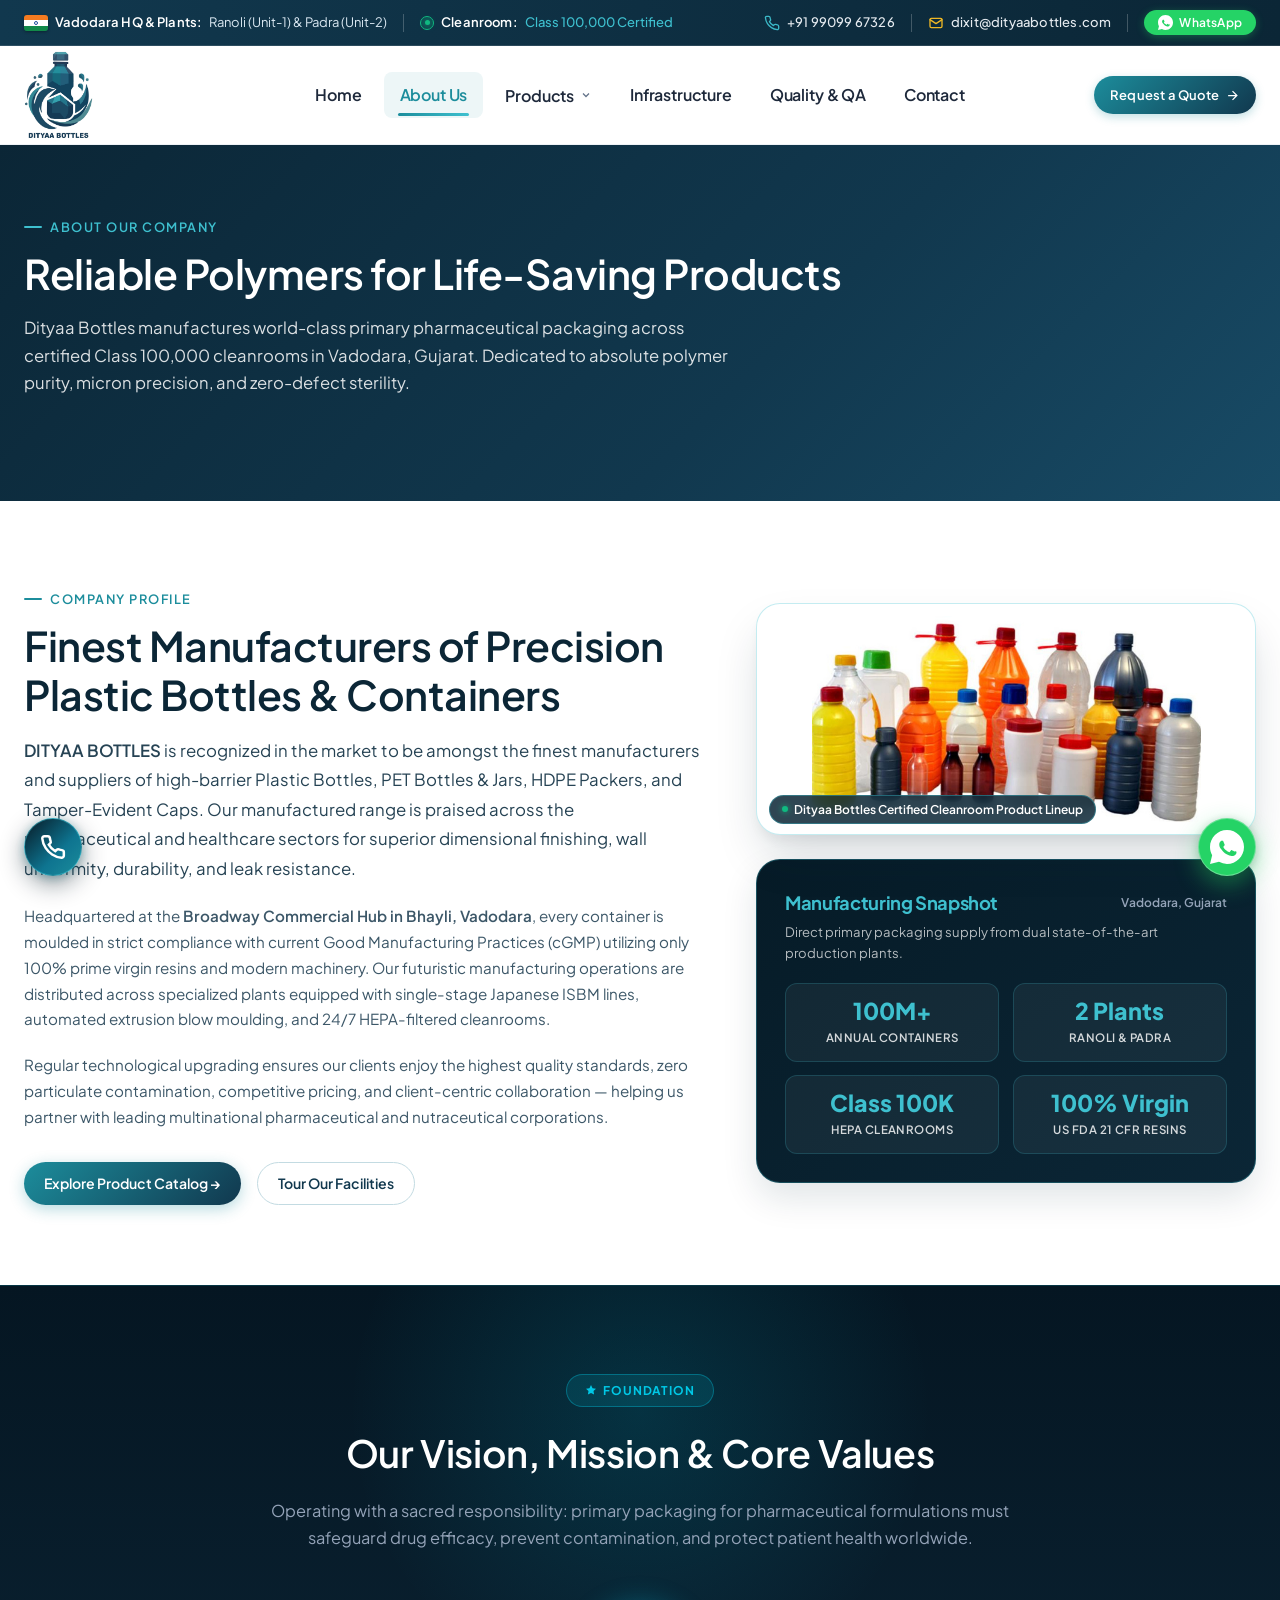
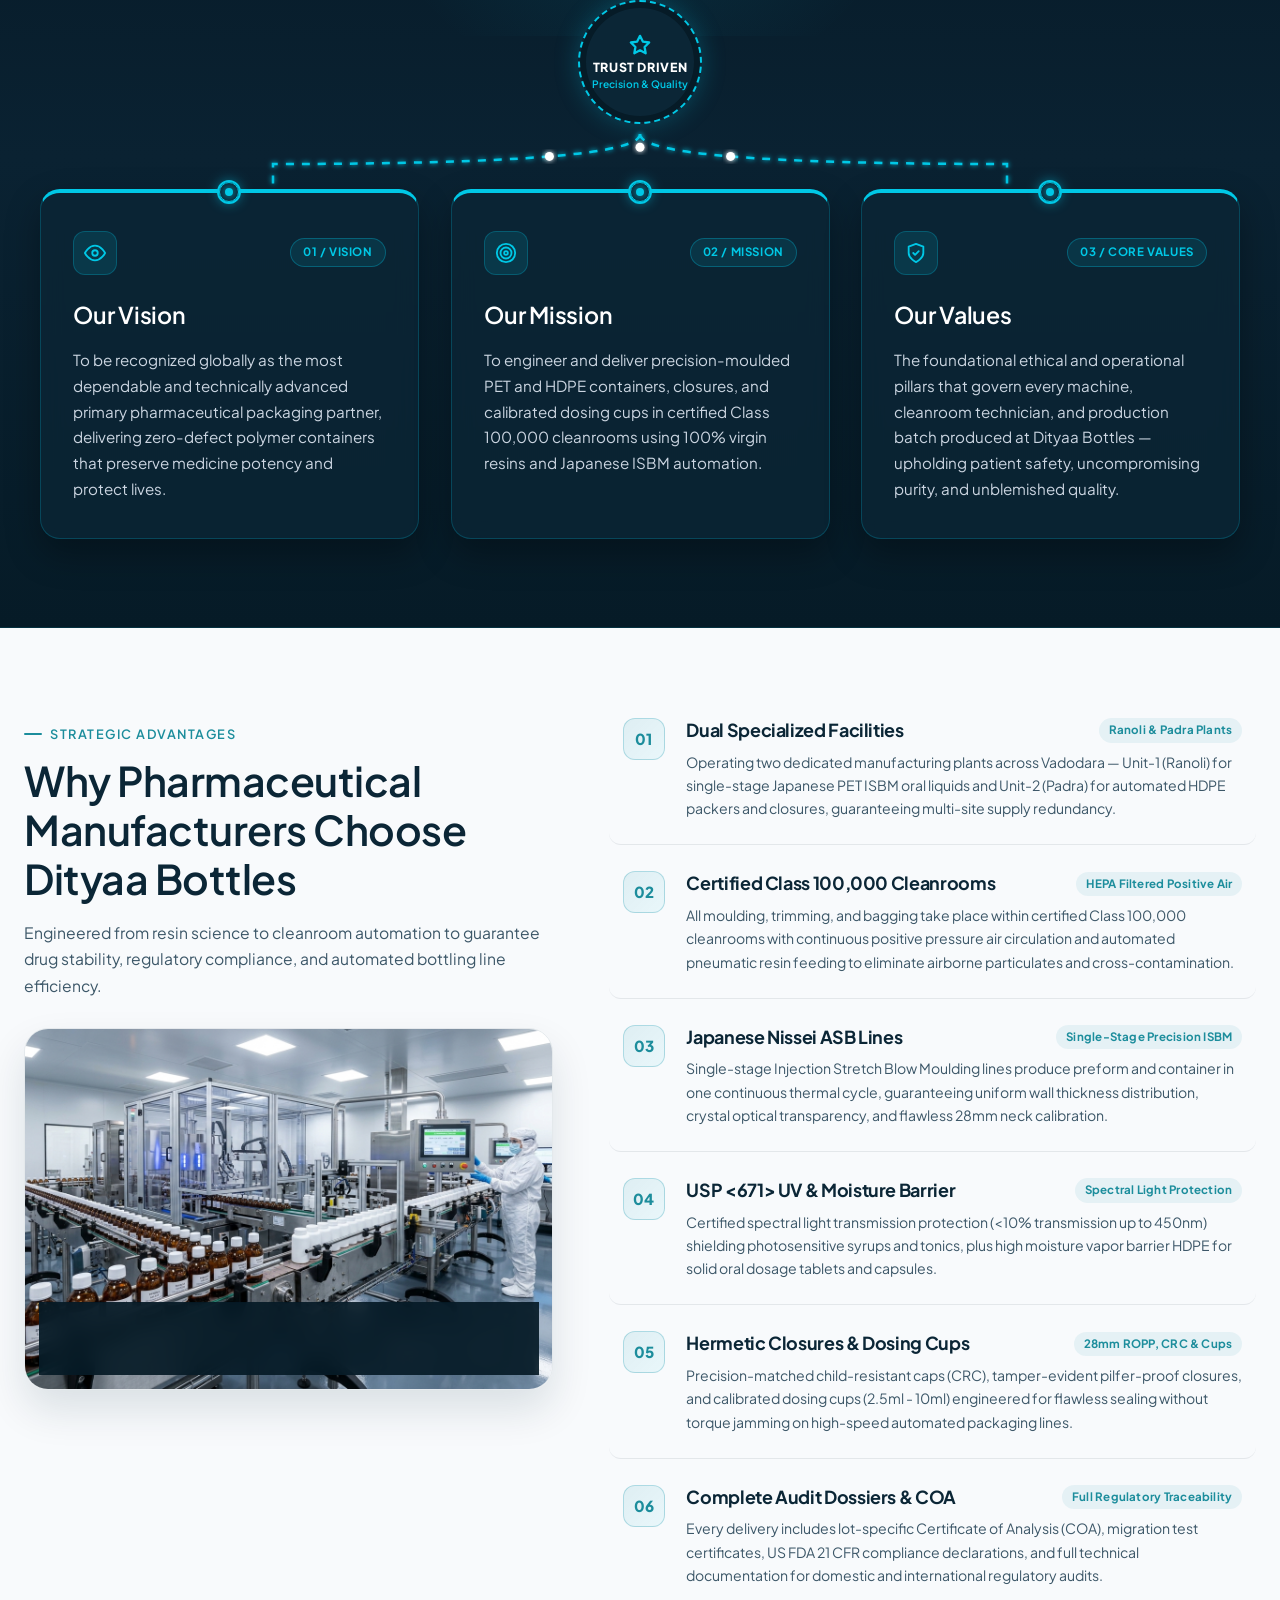
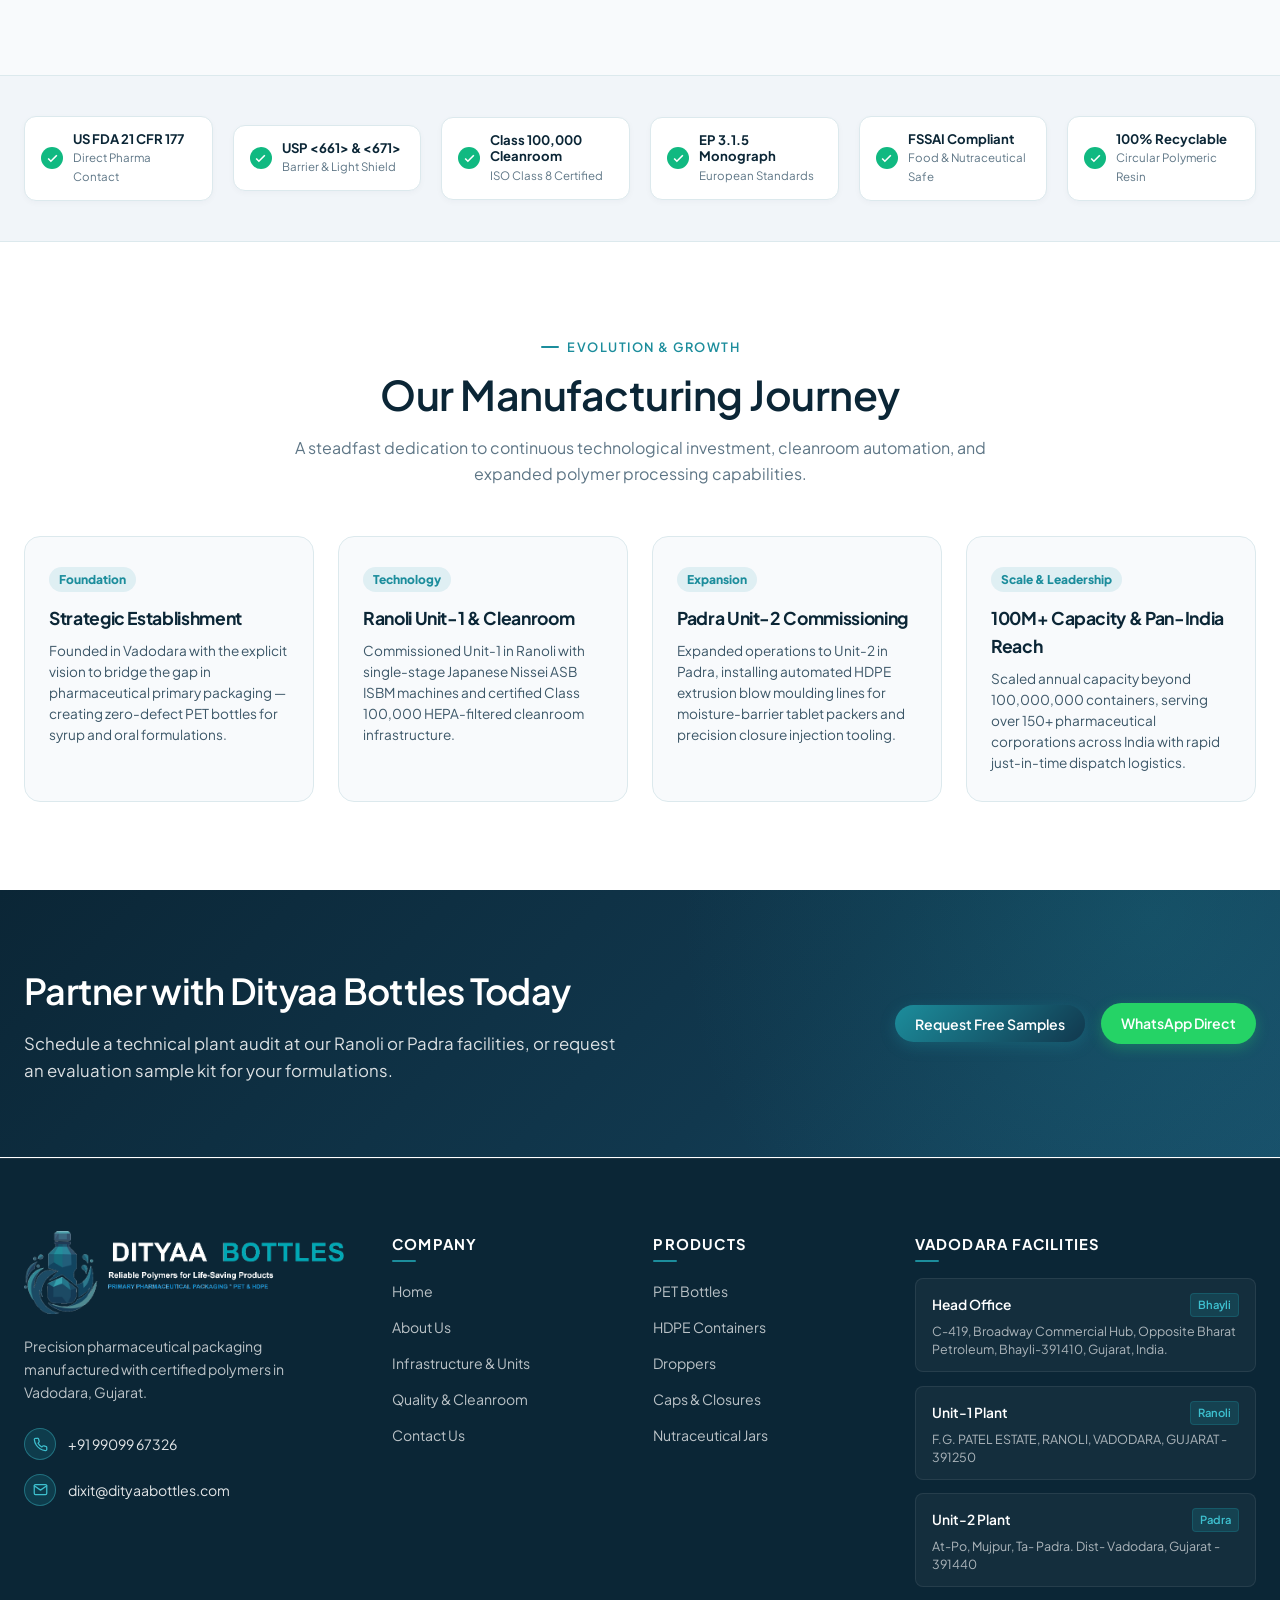
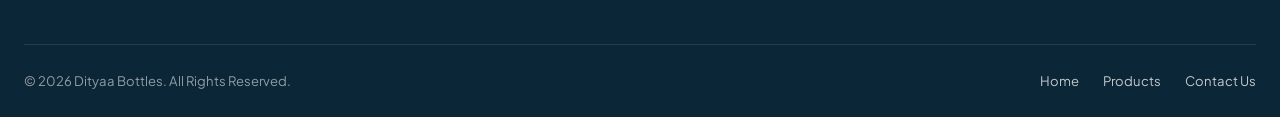
<file: about.html>
<!DOCTYPE html>
<html lang="en">
<head>
  <meta charset="UTF-8">
  <meta name="viewport" content="width=device-width, initial-scale=1.0">
  <title>About Us | Dityaa Bottles - Primary Pharmaceutical Packaging</title>
  <meta name="description" content="Learn about Dityaa Bottles, our mission, vision, core values, cleanroom manufacturing infrastructure in Ranoli and Padra, and our dedication to reliable polymers for life-saving medicines.">
  <link rel="icon" type="image/jpeg" href="assets/logo.jpeg">
  <link rel="preconnect" href="https://fonts.googleapis.com">
  <link rel="preconnect" href="https://fonts.gstatic.com" crossorigin>
  <link href="https://fonts.googleapis.com/css2?family=Plus+Jakarta+Sans:ital,wght@0,400;0,500;0,600;0,700;0,800;1,400;1,600&display=swap" rel="stylesheet">
  <link rel="stylesheet" href="styles.css">
  <style>
    .about-story {
      padding-block: 5rem;
      background: #ffffff;
    }
    .about-grid {
      display: grid;
      grid-template-columns: 1.15fr 0.85fr;
      gap: 3.5rem;
      align-items: center;
    }
    .about-stats-box {
      background: linear-gradient(145deg, #061b27 0%, #0b2636 100%);
      border-radius: var(--radius-xl);
      padding: 1.75rem;
      color: #fff;
      box-shadow: 0 15px 35px rgba(11, 38, 54, 0.12);
      border: 1px solid rgba(62, 192, 207, 0.3);
    }
    .stats-mini-grid {
      display: grid;
      grid-template-columns: repeat(2, 1fr);
      gap: 0.85rem;
      margin-top: 1.25rem;
    }
    .stat-mini-item {
      background: rgba(255, 255, 255, 0.05);
      border: 1px solid rgba(62, 192, 207, 0.2);
      border-radius: var(--radius-md);
      padding: 0.85rem 0.75rem;
      text-align: center;
      transition: transform 0.2s ease, border-color 0.2s ease;
    }
    .stat-mini-item:hover {
      transform: translateY(-2px);
      border-color: var(--cyan-vibrant);
    }
    .stat-mini-val {
      font-size: 1.45rem;
      font-weight: 800;
      color: var(--cyan-vibrant);
      line-height: 1.15;
    }
    .stat-mini-lbl {
      font-size: 0.72rem;
      color: rgba(255, 255, 255, 0.82);
      text-transform: uppercase;
      letter-spacing: 0.04em;
      margin-top: 4px;
      font-weight: 600;
    }

    /* FOUNDATION SCHEMATIC SECTION (Vision, Mission & Values Architecture - Dark Theme) */
    .foundation-section {
      padding-block: 5.5rem;
      background: linear-gradient(180deg, #051622 0%, #0a2232 50%, #061b27 100%);
      position: relative;
      overflow: hidden;
      border-top: 1px solid rgba(0, 200, 230, 0.15);
      border-bottom: 1px solid rgba(0, 200, 230, 0.15);
    }
    .foundation-section::before {
      content: "";
      position: absolute;
      top: -100px;
      left: 50%;
      transform: translateX(-50%);
      width: 700px;
      height: 450px;
      background: radial-gradient(circle, rgba(0, 200, 230, 0.14) 0%, transparent 70%);
      pointer-events: none;
      z-index: 0;
    }
    .foundation-header {
      text-align: center;
      max-width: 760px;
      margin: 0 auto 3rem auto;
      position: relative;
      z-index: 1;
    }
    .foundation-kicker-pill {
      display: inline-flex;
      align-items: center;
      gap: 6px;
      padding: 6px 18px;
      border-radius: 999px;
      background: rgba(0, 200, 230, 0.12);
      border: 1px solid rgba(0, 200, 230, 0.35);
      color: #00c8e6;
      font-size: 0.75rem;
      font-weight: 700;
      letter-spacing: 0.08em;
      text-transform: uppercase;
      margin-bottom: 1rem;
    }
    .foundation-title {
      font-size: 2.35rem;
      font-weight: 600;
      color: #ffffff;
      margin: 0 0 0.85rem 0;
      letter-spacing: -0.01em;
    }
    .foundation-subtitle {
      font-size: 1.02rem;
      color: #94a3b8;
      line-height: 1.7;
      margin: 0;
    }

    /* Central Hub & Branching Schematics */
    .schematic-wrapper {
      position: relative;
      max-width: 1200px;
      margin: 0 auto;
      z-index: 1;
    }
    .schematic-hub-container {
      display: flex;
      justify-content: center;
      position: relative;
      z-index: 3;
      margin-bottom: -10px;
    }
    .schematic-hub {
      width: 124px;
      height: 124px;
      border-radius: 50%;
      background: #0b2636;
      border: 2px dashed #00c8e6;
      box-shadow: 0 0 25px rgba(0, 200, 230, 0.25), inset 0 0 0 6px #061b27;
      display: flex;
      flex-direction: column;
      align-items: center;
      justify-content: center;
      text-align: center;
      padding: 10px;
      position: relative;
      transition: transform 0.3s ease, border-color 0.3s ease;
      animation: hubPulse 3s ease-in-out infinite;
    }
    @keyframes hubPulse {
      0%, 100% {
        box-shadow: 0 0 20px rgba(0, 200, 230, 0.25), inset 0 0 0 6px #061b27;
      }
      50% {
        box-shadow: 0 0 35px rgba(0, 200, 230, 0.5), inset 0 0 0 6px #061b27;
      }
    }
    .schematic-hub:hover {
      transform: scale(1.05);
      border-color: #38bdf8;
    }
    .schematic-hub-icon {
      color: #00c8e6;
      margin-bottom: 4px;
      display: flex;
      align-items: center;
      justify-content: center;
    }
    .schematic-hub-title {
      font-size: 0.78rem;
      font-weight: 800;
      color: #ffffff;
      letter-spacing: 0.05em;
      line-height: 1.15;
      text-transform: uppercase;
    }
    .schematic-hub-sub {
      font-size: 0.64rem;
      color: #00c8e6;
      font-weight: 600;
      margin-top: 3px;
      line-height: 1.2;
    }

    /* SVG Connector Lines */
    .schematic-connectors-svg {
      width: 100%;
      height: 80px;
      display: block;
      margin-top: -15px;
      position: relative;
      z-index: 1;
      overflow: visible;
    }

    /* Animated flowing lines */
    .schematic-flow-line {
      stroke-dasharray: 8 8;
      animation: schematicFlow 1.2s linear infinite;
    }
    @keyframes schematicFlow {
      from {
        stroke-dashoffset: 0;
      }
      to {
        stroke-dashoffset: -16;
      }
    }

    /* 3-Card Grid */
    .schematic-cards-grid {
      display: grid;
      grid-template-columns: repeat(3, 1fr);
      gap: 2rem;
      position: relative;
      z-index: 2;
    }
    .schematic-card {
      background: rgba(11, 38, 54, 0.75);
      backdrop-filter: blur(12px);
      border-radius: 20px;
      border: 1px solid rgba(0, 200, 230, 0.22);
      border-top: 4px solid #00c8e6;
      box-shadow: 0 15px 35px rgba(0, 0, 0, 0.3);
      padding: 2.35rem 2rem 2.25rem 2rem;
      position: relative;
      display: flex;
      flex-direction: column;
      transition: transform 0.25s ease, box-shadow 0.25s ease, border-top-color 0.25s ease;
      min-height: 250px;
    }
    .schematic-card:hover {
      transform: translateY(-6px);
      box-shadow: 0 20px 45px rgba(0, 0, 0, 0.45);
      border-top-color: #38bdf8;
      border-color: rgba(0, 200, 230, 0.4);
    }

    /* Terminal circular node on card top border */
    .schematic-terminal-node {
      position: absolute;
      top: -13px;
      left: 50%;
      transform: translateX(-50%);
      width: 24px;
      height: 24px;
      border-radius: 50%;
      background: #0b2636;
      border: 2.5px solid #00c8e6;
      box-shadow: 0 0 12px rgba(0, 200, 230, 0.45);
      display: flex;
      align-items: center;
      justify-content: center;
      z-index: 4;
    }
    .schematic-terminal-node::after {
      content: '';
      width: 8px;
      height: 8px;
      border-radius: 50%;
      background: #00c8e6;
      box-shadow: 0 0 8px #00c8e6;
    }
    .schematic-terminal-node::before {
      content: '';
      position: absolute;
      width: 100%;
      height: 100%;
      border-radius: 50%;
      border: 1px solid #00c8e6;
      animation: nodePing 2.2s cubic-bezier(0, 0, 0.2, 1) infinite;
    }
    @keyframes nodePing {
      0% {
        transform: scale(1);
        opacity: 0.9;
      }
      80%, 100% {
        transform: scale(2.2);
        opacity: 0;
      }
    }

    /* Top bar inside card */
    .schematic-card-top {
      display: flex;
      align-items: center;
      justify-content: space-between;
      margin-bottom: 1.35rem;
    }
    .schematic-card-icon {
      width: 44px;
      height: 44px;
      border-radius: 12px;
      background: rgba(0, 200, 230, 0.12);
      color: #00c8e6;
      border: 1px solid rgba(0, 200, 230, 0.25);
      display: flex;
      align-items: center;
      justify-content: center;
    }
    .schematic-card-tag {
      font-size: 0.72rem;
      font-weight: 700;
      color: #00c8e6;
      background: rgba(0, 200, 230, 0.1);
      border: 1px solid rgba(0, 200, 230, 0.3);
      padding: 4px 12px;
      border-radius: 999px;
      letter-spacing: 0.05em;
    }
    .schematic-card-title {
      font-size: 1.45rem;
      font-weight: 600;
      color: #ffffff;
      margin: 0 0 0.85rem 0;
      letter-spacing: -0.01em;
    }
    .schematic-card-desc {
      font-size: 0.95rem;
      color: #cbd5e1;
      line-height: 1.7;
      margin: 0;
    }

    /* Strategic Advantages - Split Streamlined Layout (Non-Card) */
    .advantages-section {
      padding-block: 5.5rem;
      background: #f8fafc;
      position: relative;
    }
    .advantages-split-grid {
      display: grid;
      grid-template-columns: 0.9fr 1.1fr;
      gap: 3.5rem;
      align-items: flex-start;
    }
    .advantages-visual-sticky {
      position: sticky;
      top: 100px;
    }
    .advantages-img-wrap {
      position: relative;
      border-radius: var(--radius-xl);
      overflow: hidden;
      box-shadow: 0 20px 40px rgba(11, 38, 54, 0.12);
      border: 1px solid rgba(11, 38, 54, 0.08);
      margin-top: 1.75rem;
    }
    .advantages-img-wrap img {
      width: 100%;
      height: 360px;
      object-fit: cover;
      display: block;
    }
    .advantages-floating-pill {
      position: absolute;
      bottom: 14px;
      left: 14px;
      right: 14px;
      background: rgba(6, 27, 39, 0.92);
      backdrop-filter: blur(10px);
      border: 1px solid rgba(0, 200, 230, 0.35);
      border-radius: var(--radius-lg);
      padding: 12px 18px;
      color: #ffffff;
      display: flex;
      justify-content: space-between;
      align-items: center;
      gap: 12px;
    }
    .advantages-pill-stat {
      text-align: center;
    }
    .advantages-pill-stat strong {
      display: block;
      color: var(--cyan-vibrant);
      font-size: 1.15rem;
      font-weight: 800;
      line-height: 1.1;
    }
    .advantages-pill-stat span {
      font-size: 0.68rem;
      color: #cbd5e1;
      text-transform: uppercase;
      letter-spacing: 0.04em;
    }
    .advantages-pill-divider {
      width: 1px;
      height: 26px;
      background: rgba(255, 255, 255, 0.2);
    }

    /* Streamlined Connected Rows (No Cards) */
    .advantages-stream {
      display: flex;
      flex-direction: column;
      position: relative;
    }
    .adv-stream-item {
      display: flex;
      align-items: flex-start;
      gap: 1.35rem;
      padding-block: 1.5rem;
      border-bottom: 1px solid rgba(11, 38, 54, 0.09);
      position: relative;
      border-radius: var(--radius-md);
      padding-inline: 0.85rem;
      transition: background 0.25s ease, padding-left 0.25s ease;
    }
    .adv-stream-item:first-child {
      padding-top: 0;
    }
    .adv-stream-item:last-child {
      border-bottom: none;
      padding-bottom: 0;
    }
    .adv-stream-item:hover {
      background: #ffffff;
      padding-left: 1.25rem;
      box-shadow: 0 4px 14px rgba(11, 38, 54, 0.03);
    }
    .adv-stream-num {
      width: 42px;
      height: 42px;
      border-radius: 12px;
      background: linear-gradient(135deg, rgba(0, 139, 163, 0.1) 0%, rgba(0, 200, 230, 0.06) 100%);
      border: 1px solid rgba(0, 139, 163, 0.25);
      color: var(--cyan-primary);
      font-size: 0.95rem;
      font-weight: 800;
      display: flex;
      align-items: center;
      justify-content: center;
      flex-shrink: 0;
      margin-top: 2px;
    }
    .adv-stream-body {
      flex: 1;
    }
    .adv-stream-header {
      display: flex;
      align-items: center;
      justify-content: space-between;
      gap: 12px;
      margin-bottom: 6px;
      flex-wrap: wrap;
    }
    .adv-stream-title {
      font-size: 1.12rem;
      font-weight: 700;
      color: var(--navy-deep);
      margin: 0;
      display: flex;
      align-items: center;
      gap: 8px;
    }
    .adv-stream-tag {
      font-size: 0.72rem;
      font-weight: 700;
      color: var(--cyan-primary);
      background: rgba(0, 139, 163, 0.08);
      padding: 3px 10px;
      border-radius: 999px;
      letter-spacing: 0.02em;
    }
    .adv-stream-desc {
      font-size: 0.88rem;
      color: var(--ink-600);
      line-height: 1.65;
      margin: 0;
    }

    /* Journey Milestones Section */
    .journey-section {
      padding-block: 5.5rem;
      background: #ffffff;
    }
    .milestones-grid {
      display: grid;
      grid-template-columns: repeat(4, 1fr);
      gap: 1.5rem;
      margin-top: 3rem;
      position: relative;
    }
    .milestone-card {
      background: #f8fafc;
      border: 1px solid var(--line);
      border-radius: var(--radius-lg);
      padding: 1.75rem 1.5rem;
      position: relative;
      transition: transform 0.25s ease, border-color 0.25s ease;
    }
    .milestone-card:hover {
      transform: translateY(-4px);
      border-color: var(--cyan-primary);
    }
    .milestone-badge {
      display: inline-block;
      font-size: 0.75rem;
      font-weight: 800;
      color: var(--cyan-primary);
      background: rgba(0, 139, 163, 0.1);
      padding: 3px 10px;
      border-radius: 999px;
      margin-bottom: 0.75rem;
    }
    .milestone-card h3 {
      font-size: 1.1rem;
      color: var(--navy-deep);
      font-weight: 700;
      margin: 0 0 0.5rem 0;
    }
    .milestone-card p {
      font-size: 0.85rem;
      color: var(--ink-600);
      line-height: 1.55;
      margin: 0;
    }

    /* Compliance Strip */
    .compliance-strip-section {
      background: #f1f5f9;
      border-top: 1px solid var(--line);
      border-bottom: 1px solid var(--line);
      padding-block: 2.5rem;
    }
    .compliance-items {
      display: grid;
      grid-template-columns: repeat(6, 1fr);
      gap: 1.25rem;
      align-items: center;
    }
    .compliance-item {
      display: flex;
      align-items: center;
      gap: 10px;
      background: #ffffff;
      border: 1px solid var(--line);
      border-radius: var(--radius-md);
      padding: 0.85rem 1rem;
      box-shadow: 0 2px 6px rgba(11, 38, 54, 0.03);
    }
    .compliance-check {
      width: 22px;
      height: 22px;
      border-radius: 50%;
      background: #10b981;
      color: #fff;
      display: flex;
      align-items: center;
      justify-content: center;
      flex-shrink: 0;
    }
    .compliance-check svg {
      width: 13px;
      height: 13px;
    }
    .compliance-title {
      font-size: 0.82rem;
      font-weight: 700;
      color: var(--navy-deep);
      display: block;
      line-height: 1.25;
    }
    .compliance-sub {
      font-size: 0.72rem;
      color: var(--ink-muted);
      display: block;
      margin-top: 2px;
    }


    @media (max-width: 1024px) {
      .schematic-cards-grid { grid-template-columns: 1fr; gap: 2.5rem; }
      .schematic-connectors-svg { display: none; }
      .schematic-hub-container { margin-bottom: 2rem; }
      .schematic-terminal-node { display: none; }
      .milestones-grid { grid-template-columns: repeat(2, 1fr); }
      .advantages-split-grid { grid-template-columns: 1fr; gap: 2.5rem; }
      .advantages-visual-sticky { position: static; }
      .compliance-items { grid-template-columns: repeat(3, 1fr); }
    }
    @media (max-width: 768px) {
      .about-grid { grid-template-columns: 1fr; }
      .advantages-split-grid { grid-template-columns: 1fr; }
      .advantages-visual-sticky { position: static; }
      .milestones-grid { grid-template-columns: 1fr; }
      .compliance-items { grid-template-columns: repeat(2, 1fr); }
    }
    @media (max-width: 540px) {
      .advantages-floating-pill { flex-direction: column; gap: 8px; }
      .advantages-pill-divider { display: none; }
      .adv-stream-header { flex-direction: column; align-items: flex-start; gap: 4px; }
      .compliance-items { grid-template-columns: 1fr; }
    }
  </style>
</head>
<body>

  <!-- Top Announcement & Multi-Facility Contact Bar -->
  <aside class="topbar" aria-label="Corporate Contacts and Manufacturing Facilities">
    <div class="shell topbar-inner">
      <div class="topbar-left">
        <div class="topbar-unit">
          <span class="flag india-flag" aria-hidden="true" title="Vadodara, Gujarat, India"></span>
          <span class="topbar-label">Vadodara HQ &amp; Plants:</span>
          <span class="topbar-val">Ranoli (Unit-1) &amp; Padra (Unit-2)</span>
        </div>

        <span class="topbar-divider" aria-hidden="true"></span>

        <div class="topbar-unit cleanroom-unit">
          <span class="status-indicator" aria-hidden="true">
            <span class="status-indicator-dot"></span>
          </span>
          <span class="topbar-label">Cleanroom:</span>
          <span class="topbar-val cleanroom-val">Class 100,000 Certified</span>
        </div>
      </div>

      <div class="topbar-right">
        <a class="topbar-link" href="tel:+919909967326" title="Call Sales Office">
          <svg class="topbar-ico phone-ico" viewBox="0 0 24 24" fill="none" stroke="currentColor" stroke-width="2" stroke-linecap="round" stroke-linejoin="round">
            <path d="M22 16.92v3a2 2 0 0 1-2.18 2 19.79 19.79 0 0 1-8.63-3.07 19.5 19.5 0 0 1-6-6 19.79 19.79 0 0 1-3.07-8.67A2 2 0 0 1 4.11 2h3a2 2 0 0 1 2 1.72 12.84 12.84 0 0 0 .7 2.81 2 2 0 0 1-.45 2.11L8.09 9.91a16 16 0 0 0 6 6l1.27-1.27a2 2 0 0 1 2.11-.45 12.84 12.84 0 0 0 2.81.7A2 2 0 0 1 22 16.92z"/>
          </svg>
          <span class="topbar-link-text">+91 99099 67326</span>
        </a>

        <span class="topbar-divider" aria-hidden="true"></span>

        <a class="topbar-link" href="mailto:dixit@dityaabottles.com" title="Email Inquiries">
          <svg class="topbar-ico mail-ico" viewBox="0 0 24 24" fill="none" stroke="currentColor" stroke-width="2" stroke-linecap="round" stroke-linejoin="round">
            <rect x="3" y="5" width="18" height="14" rx="2"/>
            <polyline points="3 7 12 13 21 7"/>
          </svg>
          <span class="topbar-link-text">dixit@dityaabottles.com</span>
        </a>

        <span class="topbar-divider" aria-hidden="true"></span>

        <a class="topbar-wa-btn" href="https://wa.me/919909967326?text=Hello%20Dityaa%20Bottles%20team,%20I%20would%20like%20to%20inquire%20about%20pharmaceutical%20bottles%20and%20containers." target="_blank" rel="noopener" title="Direct WhatsApp Chat">
          <svg class="topbar-ico wa-ico" viewBox="0 0 32 32" aria-hidden="true">
            <path fill="#ffffff" d="M16 0C7.163 0 0 7.163 0 16c0 2.825.735 5.48 2.018 7.788L0 32l8.44-2.016A15.88 15.88 0 0 0 16 32c8.837 0 16-7.163 16-16S24.837 0 16 0z"/>
            <path fill="#25D366" d="M23.11 20.205c-.372-.187-2.203-1.088-2.546-1.213-.343-.125-.592-.187-.84.187-.248.372-.962 1.213-1.18 1.463-.218.25-.436.281-.808.094-.372-.187-1.57-.578-2.993-1.846-1.106-.985-1.852-2.202-2.07-2.574-.218-.372-.023-.574.163-.759.167-.167.372-.436.559-.654.187-.218.25-.372.375-.622.125-.25.063-.469-.031-.656-.094-.187-.84-2.028-1.152-2.778-.303-.733-.612-.633-.84-.645-.218-.011-.469-.011-.719-.011s-.656.094-.999.469c-.343.375-1.312 1.282-1.312 3.127s1.344 3.626 1.531 3.876c.187.25 2.641 4.032 6.401 5.655 3.596 1.551 4.331 1.244 5.112 1.168.781-.075 2.52-1.03 2.875-2.028.355-.998.355-1.854.25-2.028-.105-.174-.385-.278-.758-.465z"/>
          </svg>
          <span class="topbar-wa-text">WhatsApp</span>
        </a>
      </div>
    </div>
  </aside>

  <!-- Sticky Main Header -->
  <header class="site-header">
    <div class="shell header-inner">
      <a class="brand" href="index.html" aria-label="Dityaa Bottles Homepage">
        <img class="brand-logo-image" src="logo/logo.jpeg" alt="Dityaa Bottles - Reliable Polymers for Life-Saving Products">
      </a>

      <nav class="main-nav" id="mainNav" aria-label="Primary Navigation">
        <a class="nav-link" href="index.html">Home</a>
        <a class="nav-link active" href="about.html">About Us</a>
        
        <div class="nav-dropdown">
          <button class="nav-dropdown-trigger" type="button" aria-expanded="false">
            Products
            <svg viewBox="0 0 24 24" fill="none" stroke="currentColor" stroke-width="2.5"><polyline points="6 9 12 15 18 9"></polyline></svg>
          </button>
          <div class="dropdown-menu">
            <a class="dropdown-item" href="products.html?cat=pet-bottles">
              <div class="dropdown-item-icon">
                <svg viewBox="0 0 24 24" fill="none" stroke="currentColor" stroke-width="2"><path d="M10 2h4v4h-4zM8 6h8v15a1 1 0 01-1 1H9a1 1 0 01-1-1V6z"/></svg>
              </div>
              <div>
                <strong>PET Oral Liquid Bottles</strong>
                <small style="display:block; color:var(--ink-muted); font-size:0.75rem;">Amber &amp; Clear Syrups</small>
              </div>
            </a>
            <a class="dropdown-item" href="products.html?cat=hdpe-containers">
              <div class="dropdown-item-icon">
                <svg viewBox="0 0 24 24" fill="none" stroke="currentColor" stroke-width="2"><rect x="6" y="5" width="12" height="16" rx="2"/><rect x="8" y="2" width="8" height="3"/></svg>
              </div>
              <div>
                <strong>HDPE Pill &amp; Tablet Packers</strong>
                <small style="display:block; color:var(--ink-muted); font-size:0.75rem;">Moisture Barrier Solid Dosage</small>
              </div>
            </a>
            <a class="dropdown-item" href="products.html?cat=droppers">
              <div class="dropdown-item-icon">
                <svg viewBox="0 0 24 24" fill="none" stroke="currentColor" stroke-width="2"><path d="M12 2v6m-4 4h8v8a2 2 0 01-2 2h-4a2 2 0 01-2-2v-8z"/></svg>
              </div>
              <div>
                <strong>Ophthalmic &amp; Droppers</strong>
                <small style="display:block; color:var(--ink-muted); font-size:0.75rem;">Calibrated Nozzles &amp; Pipettes</small>
              </div>
            </a>
            <a class="dropdown-item" href="products.html?cat=caps-closures">
              <div class="dropdown-item-icon">
                <svg viewBox="0 0 24 24" fill="none" stroke="currentColor" stroke-width="2"><circle cx="12" cy="12" r="9"/><circle cx="12" cy="12" r="3"/></svg>
              </div>
              <div>
                <strong>Child-Resistant Caps (CRC)</strong>
                <small style="display:block; color:var(--ink-muted); font-size:0.75rem;">Push &amp; Turn Safety Closures</small>
              </div>
            </a>
            <a class="dropdown-item" href="products.html?cat=jars">
              <div class="dropdown-item-icon">
                <svg viewBox="0 0 24 24" fill="none" stroke="currentColor" stroke-width="2"><rect x="5" y="4" width="14" height="16" rx="3"/></svg>
              </div>
              <div>
                <strong>Nutraceutical Jars</strong>
                <small style="display:block; color:var(--ink-muted); font-size:0.75rem;">Wide-Mouth Containers</small>
              </div>
            </a>
            <div class="dropdown-divider"></div>
            <a class="dropdown-item" href="products.html" style="font-weight:700; color:var(--cyan-primary);">
              <span>Browse All Packaging Catalog &rarr;</span>
            </a>
          </div>
        </div>

        <a class="nav-link" href="infrastructure.html">Infrastructure</a>
        <a class="nav-link" href="quality.html">Quality &amp; QA</a>
        <a class="nav-link" href="contact.html">Contact</a>
      </nav>

      <div class="header-actions">
        <button class="header-cta js-open-quote">
          Request a Quote
          <svg viewBox="0 0 24 24" fill="none" stroke="currentColor" stroke-width="2"><path d="M5 12h14M12 5l7 7-7 7"/></svg>
        </button>
        <button class="mobile-toggle" aria-label="Toggle navigation menu" aria-expanded="false">
          <span></span><span></span><span></span>
        </button>
      </div>
    </div>
  </header>

  <main>
    <!-- Page Hero -->
    <section class="page-hero" style="background:linear-gradient(135deg, var(--navy-deep) 0%, var(--navy) 60%, var(--navy-light) 100%); color:#fff; padding-block:4rem 4.5rem;">
      <div class="shell">
        <span class="section-kicker white">About Our Company</span>
        <h1 class="section-title white">Reliable Polymers for Life-Saving Products</h1>
        <p class="section-subtitle white">
          Dityaa Bottles manufactures world-class primary pharmaceutical packaging across certified Class 100,000 cleanrooms in Vadodara, Gujarat. Dedicated to absolute polymer purity, micron precision, and zero-defect sterility.
        </p>
      </div>
    </section>

    <!-- Company Narrative & Fast Facts -->
    <section class="about-story">
      <div class="shell about-grid">
        <div>
          <span class="section-kicker">Company Profile</span>
          <h2 class="section-title">Finest Manufacturers of Precision Plastic Bottles &amp; Containers</h2>
          <p style="font-size:1.05rem; line-height:1.75; color:var(--ink-700); margin-bottom:1.25rem;">
            <strong>DITYAA BOTTLES</strong> is recognized in the market to be amongst the finest manufacturers and suppliers of high-barrier Plastic Bottles, PET Bottles &amp; Jars, HDPE Packers, and Tamper-Evident Caps. Our manufactured range is praised across the pharmaceutical and healthcare sectors for superior dimensional finishing, wall uniformity, durability, and leak resistance.
          </p>
          <p style="font-size:0.95rem; line-height:1.7; color:var(--ink-600); margin-bottom:1.25rem;">
            Headquartered at the <strong>Broadway Commercial Hub in Bhayli, Vadodara</strong>, every container is moulded in strict compliance with current Good Manufacturing Practices (cGMP) utilizing only 100% prime virgin resins and modern machinery. Our futuristic manufacturing operations are distributed across specialized plants equipped with single-stage Japanese ISBM lines, automated extrusion blow moulding, and 24/7 HEPA-filtered cleanrooms.
          </p>
          <p style="font-size:0.95rem; line-height:1.7; color:var(--ink-600); margin-bottom:2rem;">
            Regular technological upgrading ensures our clients enjoy the highest quality standards, zero particulate contamination, competitive pricing, and client-centric collaboration — helping us partner with leading multinational pharmaceutical and nutraceutical corporations.
          </p>

          <div style="display:flex; gap:1rem; flex-wrap:wrap;">
            <a class="btn btn-primary" href="products.html">Explore Product Catalog &rarr;</a>
            <a class="btn btn-outline" href="infrastructure.html">Tour Our Facilities</a>
          </div>
        </div>

        <div>
          <div style="border-radius:var(--radius-xl); overflow:hidden; border:1px solid rgba(62,192,207,0.3); box-shadow:var(--shadow-xl); margin-bottom:1.5rem; position:relative; background:#ffffff;">
            <img src="assets/product-dityaa-profile-family.jpg" alt="Dityaa Bottles Complete Manufactured Product Family" loading="lazy" decoding="async" style="width:100%; height:230px; object-fit:contain; display:block; padding:12px;">
            <div style="position:absolute; bottom:10px; left:12px; background:rgba(11,38,54,0.85); backdrop-filter:blur(6px); border:1px solid rgba(62,192,207,0.4); border-radius:999px; padding:4px 12px; font-size:0.75rem; font-weight:600; color:#fff; display:flex; align-items:center; gap:6px;">
              <span style="width:6px; height:6px; background:#10b981; border-radius:50%; box-shadow:0 0 6px #10b981;"></span>
              Dityaa Bottles Certified Cleanroom Product Lineup
            </div>
          </div>

          <!-- Manufacturing Snapshot Box -->
          <div class="about-stats-box">
            <div style="display:flex; align-items:center; justify-content:space-between; margin-bottom:0.25rem;">
              <h3 style="color:var(--cyan-vibrant); font-size:1.15rem; margin:0; font-weight:700;">Manufacturing Snapshot</h3>
              <span style="font-size:0.75rem; color:#94a3b8; font-weight:600;">Vadodara, Gujarat</span>
            </div>
            <p style="font-size:0.82rem; color:rgba(255,255,255,0.7); margin:0 0 0.5rem 0;">Direct primary packaging supply from dual state-of-the-art production plants.</p>
            <div class="stats-mini-grid">
              <div class="stat-mini-item">
                <div class="stat-mini-val">100M+</div>
                <div class="stat-mini-lbl">Annual Containers</div>
              </div>
              <div class="stat-mini-item">
                <div class="stat-mini-val">2 Plants</div>
                <div class="stat-mini-lbl">Ranoli &amp; Padra</div>
              </div>
              <div class="stat-mini-item">
                <div class="stat-mini-val">Class 100K</div>
                <div class="stat-mini-lbl">HEPA Cleanrooms</div>
              </div>
              <div class="stat-mini-item">
                <div class="stat-mini-val">100% Virgin</div>
                <div class="stat-mini-lbl">US FDA 21 CFR Resins</div>
              </div>
            </div>
          </div>
        </div>
      </div>
    </section>

    <!-- FOUNDATION SCHEMATIC SECTION: Vision, Mission & Core Values -->
    <section class="foundation-section" id="mission-vision-values">
      <div class="shell">
        <!-- Section Header -->
        <div class="foundation-header">
          <span class="foundation-kicker-pill">
            <svg width="12" height="12" viewBox="0 0 24 24" fill="currentColor">
              <path d="M12 2l3.09 6.26L22 9.27l-5 4.87 1.18 6.88L12 17.77l-6.18 3.25L7 14.14 2 9.27l6.91-1.01L12 2z"/>
            </svg>
            Foundation
          </span>
          <h2 class="foundation-title">Our Vision, Mission &amp; Core Values</h2>
          <p class="foundation-subtitle">
            Operating with a sacred responsibility: primary packaging for pharmaceutical formulations must safeguard drug efficacy, prevent contamination, and protect patient health worldwide.
          </p>
        </div>

        <!-- Schematic Architecture Layout -->
        <div class="schematic-wrapper">
          <!-- Central Trust Hub -->
          <div class="schematic-hub-container">
            <div class="schematic-hub">
              <div class="schematic-hub-icon">
                <svg width="22" height="22" viewBox="0 0 24 24" fill="none" stroke="currentColor" stroke-width="2.5" stroke-linecap="round" stroke-linejoin="round">
                  <polygon points="12 2 15.09 8.26 22 9.27 17 14.14 18.18 21.02 12 17.77 5.82 21.02 7 14.14 2 9.27 8.91 8.26 12 2"/>
                </svg>
              </div>
              <span class="schematic-hub-title">TRUST DRIVEN</span>
              <span class="schematic-hub-sub">Precision &amp; Quality</span>
            </div>
          </div>

          <!-- Animated SVG Arching Branching Connectors -->
          <svg class="schematic-connectors-svg" viewBox="0 0 1100 80" fill="none">
            <defs>
              <!-- Neon Glow Filter -->
              <filter id="neonGlow" x="-30%" y="-30%" width="160%" height="160%">
                <feGaussianBlur stdDeviation="2.5" result="blur" />
                <feMerge>
                  <feMergeNode in="blur" />
                  <feMergeNode in="SourceGraphic" />
                </feMerge>
              </filter>
            </defs>

            <!-- Central drop from hub -->
            <line class="schematic-flow-line" x1="550" y1="0" x2="550" y2="25" stroke="#00c8e6" stroke-width="2.5" filter="url(#neonGlow)" />
            
            <!-- Left Branch to Card 1 -->
            <path class="schematic-flow-line" d="M 550 25 Q 550 55 183 55 V 80" stroke="#00c8e6" stroke-width="2.5" filter="url(#neonGlow)" />
            
            <!-- Center Drop to Card 2 -->
            <line class="schematic-flow-line" x1="550" y1="25" x2="550" y2="80" stroke="#00c8e6" stroke-width="2.5" filter="url(#neonGlow)" />
            
            <!-- Right Branch to Card 3 -->
            <path class="schematic-flow-line" d="M 550 25 Q 550 55 917 55 V 80" stroke="#00c8e6" stroke-width="2.5" filter="url(#neonGlow)" />

            <!-- Traveling Luminous Photons (Energy Pulses) -->
            <circle r="4.5" fill="#ffffff" filter="url(#neonGlow)">
              <animateMotion dur="2s" repeatCount="indefinite" path="M 550 25 Q 550 55 183 55 V 80" keyPoints="0;1" keyTimes="0;1" />
            </circle>

            <circle r="4.5" fill="#ffffff" filter="url(#neonGlow)">
              <animateMotion dur="2s" repeatCount="indefinite" path="M 550 25 V 80" keyPoints="0;1" keyTimes="0;1" />
            </circle>

            <circle r="4.5" fill="#ffffff" filter="url(#neonGlow)">
              <animateMotion dur="2s" repeatCount="indefinite" path="M 550 25 Q 550 55 917 55 V 80" keyPoints="0;1" keyTimes="0;1" />
            </circle>
          </svg>

          <!-- 3 Connected Cards -->
          <div class="schematic-cards-grid">
            <!-- CARD 1: VISION -->
            <div class="schematic-card">
              <div class="schematic-terminal-node"></div>
              
              <div class="schematic-card-top">
                <div class="schematic-card-icon">
                  <svg width="22" height="22" viewBox="0 0 24 24" fill="none" stroke="currentColor" stroke-width="2" stroke-linecap="round" stroke-linejoin="round">
                    <path d="M1 12s4-8 11-8 11 8 11 8-4 8-11 8-11-8-11-8z"/>
                    <circle cx="12" cy="12" r="3"/>
                  </svg>
                </div>
                <span class="schematic-card-tag">01 / VISION</span>
              </div>

              <h3 class="schematic-card-title">Our Vision</h3>
              <p class="schematic-card-desc">
                To be recognized globally as the most dependable and technically advanced primary pharmaceutical packaging partner, delivering zero-defect polymer containers that preserve medicine potency and protect lives.
              </p>
            </div>

            <!-- CARD 2: MISSION -->
            <div class="schematic-card">
              <div class="schematic-terminal-node"></div>
              
              <div class="schematic-card-top">
                <div class="schematic-card-icon">
                  <svg width="22" height="22" viewBox="0 0 24 24" fill="none" stroke="currentColor" stroke-width="2" stroke-linecap="round" stroke-linejoin="round">
                    <circle cx="12" cy="12" r="10"/>
                    <circle cx="12" cy="12" r="6"/>
                    <circle cx="12" cy="12" r="2"/>
                  </svg>
                </div>
                <span class="schematic-card-tag">02 / MISSION</span>
              </div>

              <h3 class="schematic-card-title">Our Mission</h3>
              <p class="schematic-card-desc">
                To engineer and deliver precision-moulded PET and HDPE containers, closures, and calibrated dosing cups in certified Class 100,000 cleanrooms using 100% virgin resins and Japanese ISBM automation.
              </p>
            </div>

            <!-- CARD 3: CORE VALUES -->
            <div class="schematic-card">
              <div class="schematic-terminal-node"></div>
              
              <div class="schematic-card-top">
                <div class="schematic-card-icon">
                  <svg width="22" height="22" viewBox="0 0 24 24" fill="none" stroke="currentColor" stroke-width="2" stroke-linecap="round" stroke-linejoin="round">
                    <path d="M12 22s8-4 8-10V5l-8-3-8 3v7c0 6 8 10 8 10z"/>
                    <polyline points="9 12 11 14 15 10"/>
                  </svg>
                </div>
                <span class="schematic-card-tag">03 / CORE VALUES</span>
              </div>

              <h3 class="schematic-card-title">Our Values</h3>
              <p class="schematic-card-desc">
                The foundational ethical and operational pillars that govern every machine, cleanroom technician, and production batch produced at Dityaa Bottles — upholding patient safety, uncompromising purity, and unblemished quality.
              </p>
            </div>
          </div>
        </div>
      </div>
    </section>

    <!-- STRATEGIC ADVANTAGES SECTION (Modern Non-Card Streamlined Split Layout) -->
    <section class="advantages-section" id="why-choose-us">
      <div class="shell">
        <div class="advantages-split-grid">
          <!-- Left Column: Sticky Narrative & Facility Visual -->
          <div class="advantages-visual-sticky">
            <span class="section-kicker">Strategic Advantages</span>
            <h2 class="section-title" style="margin-bottom: 1rem;">Why Pharmaceutical Manufacturers Choose Dityaa Bottles</h2>
            <p style="color: var(--ink-600); font-size: 0.98rem; line-height: 1.7; margin: 0 0 1.25rem 0;">
              Engineered from resin science to cleanroom automation to guarantee drug stability, regulatory compliance, and automated bottling line efficiency.
            </p>

            <div class="advantages-img-wrap">
              <img src="assets/pharma-cleanroom-facility.jpg" alt="Dityaa Bottles Certified Cleanroom Packaging Facility" loading="lazy" decoding="async" />
              <div class="advantages-floating-pill">
                <div class="advantages-pill-stat">
                  <strong>Class 100K</strong>
                  <span>ISO Class 8 Cleanrooms</span>
                </div>
                <div class="advantages-pill-divider"></div>
                <div class="advantages-pill-stat">
                  <strong>100M+</strong>
                  <span>Annual Containers</span>
                </div>
                <div class="advantages-pill-divider"></div>
                <div class="advantages-pill-stat">
                  <strong>100% Virgin</strong>
                  <span>US FDA 21 CFR 177</span>
                </div>
              </div>
            </div>
          </div>

          <!-- Right Column: Flowing Numbered Stream (Non-Card) -->
          <div class="advantages-stream">
            <!-- Item 1 -->
            <div class="adv-stream-item">
              <div class="adv-stream-num">01</div>
              <div class="adv-stream-body">
                <div class="adv-stream-header">
                  <h3 class="adv-stream-title">Dual Specialized Facilities</h3>
                  <span class="adv-stream-tag">Ranoli &amp; Padra Plants</span>
                </div>
                <p class="adv-stream-desc">
                  Operating two dedicated manufacturing plants across Vadodara — Unit-1 (Ranoli) for single-stage Japanese PET ISBM oral liquids and Unit-2 (Padra) for automated HDPE packers and closures, guaranteeing multi-site supply redundancy.
                </p>
              </div>
            </div>

            <!-- Item 2 -->
            <div class="adv-stream-item">
              <div class="adv-stream-num">02</div>
              <div class="adv-stream-body">
                <div class="adv-stream-header">
                  <h3 class="adv-stream-title">Certified Class 100,000 Cleanrooms</h3>
                  <span class="adv-stream-tag">HEPA Filtered Positive Air</span>
                </div>
                <p class="adv-stream-desc">
                  All moulding, trimming, and bagging take place within certified Class 100,000 cleanrooms with continuous positive pressure air circulation and automated pneumatic resin feeding to eliminate airborne particulates and cross-contamination.
                </p>
              </div>
            </div>

            <!-- Item 3 -->
            <div class="adv-stream-item">
              <div class="adv-stream-num">03</div>
              <div class="adv-stream-body">
                <div class="adv-stream-header">
                  <h3 class="adv-stream-title">Japanese Nissei ASB Lines</h3>
                  <span class="adv-stream-tag">Single-Stage Precision ISBM</span>
                </div>
                <p class="adv-stream-desc">
                  Single-stage Injection Stretch Blow Moulding lines produce preform and container in one continuous thermal cycle, guaranteeing uniform wall thickness distribution, crystal optical transparency, and flawless 28mm neck calibration.
                </p>
              </div>
            </div>

            <!-- Item 4 -->
            <div class="adv-stream-item">
              <div class="adv-stream-num">04</div>
              <div class="adv-stream-body">
                <div class="adv-stream-header">
                  <h3 class="adv-stream-title">USP &lt;671&gt; UV &amp; Moisture Barrier</h3>
                  <span class="adv-stream-tag">Spectral Light Protection</span>
                </div>
                <p class="adv-stream-desc">
                  Certified spectral light transmission protection (&lt;10% transmission up to 450nm) shielding photosensitive syrups and tonics, plus high moisture vapor barrier HDPE for solid oral dosage tablets and capsules.
                </p>
              </div>
            </div>

            <!-- Item 5 -->
            <div class="adv-stream-item">
              <div class="adv-stream-num">05</div>
              <div class="adv-stream-body">
                <div class="adv-stream-header">
                  <h3 class="adv-stream-title">Hermetic Closures &amp; Dosing Cups</h3>
                  <span class="adv-stream-tag">28mm ROPP, CRC &amp; Cups</span>
                </div>
                <p class="adv-stream-desc">
                  Precision-matched child-resistant caps (CRC), tamper-evident pilfer-proof closures, and calibrated dosing cups (2.5ml - 10ml) engineered for flawless sealing without torque jamming on high-speed automated packaging lines.
                </p>
              </div>
            </div>

            <!-- Item 6 -->
            <div class="adv-stream-item">
              <div class="adv-stream-num">06</div>
              <div class="adv-stream-body">
                <div class="adv-stream-header">
                  <h3 class="adv-stream-title">Complete Audit Dossiers &amp; COA</h3>
                  <span class="adv-stream-tag">Full Regulatory Traceability</span>
                </div>
                <p class="adv-stream-desc">
                  Every delivery includes lot-specific Certificate of Analysis (COA), migration test certificates, US FDA 21 CFR compliance declarations, and full technical documentation for domestic and international regulatory audits.
                </p>
              </div>
            </div>
          </div>
        </div>
      </div>
    </section>

    <!-- NEW SECTION: Quality Accreditations & Standards Strip -->
    <section class="compliance-strip-section" id="compliance">
      <div class="shell">
        <div class="compliance-items">
          <div class="compliance-item">
            <div class="compliance-check">
              <svg viewBox="0 0 24 24" fill="none" stroke="currentColor" stroke-width="3"><polyline points="20 6 9 17 4 12"/></svg>
            </div>
            <div>
              <span class="compliance-title">US FDA 21 CFR 177</span>
              <span class="compliance-sub">Direct Pharma Contact</span>
            </div>
          </div>

          <div class="compliance-item">
            <div class="compliance-check">
              <svg viewBox="0 0 24 24" fill="none" stroke="currentColor" stroke-width="3"><polyline points="20 6 9 17 4 12"/></svg>
            </div>
            <div>
              <span class="compliance-title">USP &lt;661&gt; &amp; &lt;671&gt;</span>
              <span class="compliance-sub">Barrier &amp; Light Shield</span>
            </div>
          </div>

          <div class="compliance-item">
            <div class="compliance-check">
              <svg viewBox="0 0 24 24" fill="none" stroke="currentColor" stroke-width="3"><polyline points="20 6 9 17 4 12"/></svg>
            </div>
            <div>
              <span class="compliance-title">Class 100,000 Cleanroom</span>
              <span class="compliance-sub">ISO Class 8 Certified</span>
            </div>
          </div>

          <div class="compliance-item">
            <div class="compliance-check">
              <svg viewBox="0 0 24 24" fill="none" stroke="currentColor" stroke-width="3"><polyline points="20 6 9 17 4 12"/></svg>
            </div>
            <div>
              <span class="compliance-title">EP 3.1.5 Monograph</span>
              <span class="compliance-sub">European Standards</span>
            </div>
          </div>

          <div class="compliance-item">
            <div class="compliance-check">
              <svg viewBox="0 0 24 24" fill="none" stroke="currentColor" stroke-width="3"><polyline points="20 6 9 17 4 12"/></svg>
            </div>
            <div>
              <span class="compliance-title">FSSAI Compliant</span>
              <span class="compliance-sub">Food &amp; Nutraceutical Safe</span>
            </div>
          </div>

          <div class="compliance-item">
            <div class="compliance-check">
              <svg viewBox="0 0 24 24" fill="none" stroke="currentColor" stroke-width="3"><polyline points="20 6 9 17 4 12"/></svg>
            </div>
            <div>
              <span class="compliance-title">100% Recyclable</span>
              <span class="compliance-sub">Circular Polymeric Resin</span>
            </div>
          </div>
        </div>
      </div>
    </section>

    <!-- NEW SECTION: Our Manufacturing Journey & Milestones -->
    <section class="journey-section" id="milestones">
      <div class="shell">
        <div class="text-center" style="max-width:700px; margin:0 auto 2.5rem auto;">
          <span class="section-kicker">Evolution &amp; Growth</span>
          <h2 class="section-title">Our Manufacturing Journey</h2>
          <p style="color:var(--ink-muted); font-size:1rem; line-height:1.65; margin:0;">
            A steadfast dedication to continuous technological investment, cleanroom automation, and expanded polymer processing capabilities.
          </p>
        </div>

        <div class="milestones-grid">
          <!-- Phase 1 -->
          <div class="milestone-card">
            <span class="milestone-badge">Foundation</span>
            <h3>Strategic Establishment</h3>
            <p>Founded in Vadodara with the explicit vision to bridge the gap in pharmaceutical primary packaging — creating zero-defect PET bottles for syrup and oral formulations.</p>
          </div>

          <!-- Phase 2 -->
          <div class="milestone-card">
            <span class="milestone-badge">Technology</span>
            <h3>Ranoli Unit-1 &amp; Cleanroom</h3>
            <p>Commissioned Unit-1 in Ranoli with single-stage Japanese Nissei ASB ISBM machines and certified Class 100,000 HEPA-filtered cleanroom infrastructure.</p>
          </div>

          <!-- Phase 3 -->
          <div class="milestone-card">
            <span class="milestone-badge">Expansion</span>
            <h3>Padra Unit-2 Commissioning</h3>
            <p>Expanded operations to Unit-2 in Padra, installing automated HDPE extrusion blow moulding lines for moisture-barrier tablet packers and precision closure injection tooling.</p>
          </div>

          <!-- Phase 4 -->
          <div class="milestone-card">
            <span class="milestone-badge">Scale &amp; Leadership</span>
            <h3>100M+ Capacity &amp; Pan-India Reach</h3>
            <p>Scaled annual capacity beyond 100,000,000 containers, serving over 150+ pharmaceutical corporations across India with rapid just-in-time dispatch logistics.</p>
          </div>
        </div>
      </div>
    </section>



    <!-- Call to action -->
    <section class="cta-banner">
      <div class="shell cta-inner">
        <div class="cta-text">
          <h2>Partner with Dityaa Bottles Today</h2>
          <p>Schedule a technical plant audit at our Ranoli or Padra facilities, or request an evaluation sample kit for your formulations.</p>
        </div>
        <div class="cta-actions">
          <button class="btn btn-primary js-open-quote">Request Free Samples</button>
          <a class="btn btn-whatsapp" href="https://wa.me/919909967326?text=Hello%20Dityaa%20Bottles,%20we%20want%20to%20discuss%20our%20packaging%20requirements." target="_blank" rel="noopener">WhatsApp Direct</a>
        </div>
      </div>
    </section>
  </main>

  <!-- Footer -->
  <footer class="site-footer">
    <div class="shell footer-top">
      <div class="footer-brand">
        <a class="footer-brand-logo" href="index.html" aria-label="Dityaa Bottles Homepage">
          <img class="footer-logo-img" src="assets/dityaa-logo-footer.png" alt="Dityaa Bottles - Reliable Polymers for Life-Saving Products" loading="lazy" decoding="async">
        </a>
        <p class="footer-bio">
          Precision pharmaceutical packaging manufactured with certified polymers in Vadodara, Gujarat.
        </p>
        <div class="footer-contact-direct">
          <a class="f-contact-link" href="tel:+919909967326">
            <span class="f-contact-icon">
              <svg viewBox="0 0 24 24" fill="none" stroke="currentColor" stroke-width="2" stroke-linecap="round" stroke-linejoin="round">
                <path d="M22 16.92v3a2 2 0 0 1-2.18 2 19.79 19.79 0 0 1-8.63-3.07 19.5 19.5 0 0 1-6-6 19.79 19.79 0 0 1-3.07-8.67A2 2 0 0 1 4.11 2h3a2 2 0 0 1 2 1.72 12.84 12.84 0 0 0 .7 2.81 2 2 0 0 1-.45 2.11L8.09 9.91a16 16 0 0 0 6 6l1.27-1.27a2 2 0 0 1 2.11-.45 12.84 12.84 0 0 0 2.81.7A2 2 0 0 1 22 16.92z"/>
              </svg>
            </span>
            <span>+91 99099 67326</span>
          </a>
          <a class="f-contact-link" href="mailto:dixit@dityaabottles.com">
            <span class="f-contact-icon">
              <svg viewBox="0 0 24 24" fill="none" stroke="currentColor" stroke-width="2" stroke-linecap="round" stroke-linejoin="round">
                <path d="M4 4h16c1.1 0 2 .9 2 2v12c0 1.1-.9 2-2 2H4c-1.1 0-2-.9-2-2V6c0-1.1.9-2 2-2z"/>
                <polyline points="22,6 12,13 2,6"/>
              </svg>
            </span>
            <span>dixit@dityaabottles.com</span>
          </a>
        </div>
      </div>

      <div>
        <h4 class="footer-heading">Company</h4>
        <ul class="footer-links">
          <li><a href="index.html">Home</a></li>
          <li><a href="about.html">About Us</a></li>
          <li><a href="infrastructure.html">Infrastructure &amp; Units</a></li>
          <li><a href="quality.html">Quality &amp; Cleanroom</a></li>
          <li><a href="contact.html">Contact Us</a></li>
        </ul>
      </div>

      <div>
        <h4 class="footer-heading">Products</h4>
        <ul class="footer-links">
          <li><a href="products.html?cat=pet-bottles">PET Bottles</a></li>
          <li><a href="products.html?cat=hdpe-containers">HDPE Containers</a></li>
          <li><a href="products.html?cat=droppers">Droppers</a></li>
          <li><a href="products.html?cat=caps-closures">Caps &amp; Closures</a></li>
          <li><a href="products.html?cat=jars">Nutraceutical Jars</a></li>
        </ul>
      </div>

      <div>
        <h4 class="footer-heading">Vadodara Facilities</h4>
        <div class="footer-facilities">
          <div class="footer-fac-card">
            <div class="fac-head"><strong>Head Office</strong><span class="fac-badge">Bhayli</span></div>
            <p class="fac-text">C-419, Broadway Commercial Hub, Opposite Bharat Petroleum, Bhayli-391410, Gujarat, India.</p>
          </div>
          <div class="footer-fac-card">
            <div class="fac-head"><strong>Unit-1 Plant</strong><span class="fac-badge">Ranoli</span></div>
            <p class="fac-text">F.G. PATEL ESTATE, RANOLI, VADODARA, GUJARAT - 391250</p>
          </div>
          <div class="footer-fac-card">
            <div class="fac-head"><strong>Unit-2 Plant</strong><span class="fac-badge">Padra</span></div>
            <p class="fac-text">At-Po, Mujpur, Ta- Padra. Dist- Vadodara, Gujarat - 391440</p>
          </div>
        </div>
      </div>
    </div>

    <div class="shell footer-bottom">
      <span>&copy; 2026 Dityaa Bottles. All Rights Reserved.</span>
      <div style="display:flex; gap:1.5rem;">
        <a href="index.html">Home</a>
        <a href="products.html">Products</a>
        <a href="contact.html">Contact Us</a>
      </div>
    </div>
  </footer>

  <!-- Modal Dialog -->
  <dialog class="modal" id="quoteModal">
    <div class="modal-content">
      <div class="modal-header">
        <button class="modal-close" data-close-modal aria-label="Close dialog">
          <svg viewBox="0 0 24 24" fill="none" stroke="currentColor" stroke-width="2"><line x1="18" y1="6" x2="6" y2="18"/><line x1="6" y1="6" x2="18" y2="18"/></svg>
        </button>
        <h3>Request Packaging Quote &amp; Samples</h3>
        <p>Direct supply from our Vadodara manufacturing plants.</p>
      </div>
      <div class="modal-body">
        <form id="quoteForm">
          <div class="form-grid">
            <div class="form-group">
              <label for="quoteName">Contact Name *</label>
              <input type="text" id="quoteName" name="name" required placeholder="Full Name">
            </div>
            <div class="form-group">
              <label for="quoteCompany">Pharma Company *</label>
              <input type="text" id="quoteCompany" name="company" required placeholder="Company Name">
            </div>
            <div class="form-group">
              <label for="quotePhone">Phone / WhatsApp *</label>
              <input type="tel" id="quotePhone" name="phone" required placeholder="+91 98765 43210">
            </div>
            <div class="form-group">
              <label for="quoteEmail">Business Email *</label>
              <input type="email" id="quoteEmail" name="email" required placeholder="you@pharma.com">
            </div>
            <div class="form-group">
              <label for="quoteProductInput">Product Container</label>
              <input type="text" id="quoteProductInput" name="product" placeholder="e.g. PET Amber 100ml">
            </div>
            <div class="form-group">
              <label for="quoteQuantity">Quantity</label>
              <select id="quoteQuantity" name="quantity">
                <option value="Free Sample Kit">Free Sample Kit Evaluation</option>
                <option value="10,000 - 50,000 units">10,000 - 50,000 units</option>
                <option value="50,000 - 200,000 units">50,000 - 200,000 units</option>
                <option value="200,000+ units">200,000+ units (Bulk Contract)</option>
              </select>
            </div>
            <div class="form-group full">
              <label for="quoteNotes">Technical Specifications</label>
              <textarea id="quoteNotes" name="notes" rows="3" placeholder="Neck size, fill liquid/solid, induction seal requirements..."></textarea>
            </div>
          </div>
          <div class="form-actions">
            <button type="submit" class="btn btn-primary" style="flex:1;">Submit Quotation Request &rarr;</button>
            <button type="button" class="btn btn-outline" data-close-modal>Cancel</button>
          </div>
        </form>
      </div>
    </div>
  </dialog>

  <!-- Floating Quick-Action CTAs (Call Left & WhatsApp Right) -->
  <a class="float-call-btn" href="tel:+919909967326" aria-label="Call Dityaa Bottles at +91 99099 67326" title="Call Dityaa Bottles (+91 99099 67326)">
    <svg viewBox="0 0 24 24" aria-hidden="true">
      <path d="M22 16.92v3a2 2 0 0 1-2.18 2 19.79 19.79 0 0 1-8.63-3.07 19.5 19.5 0 0 1-6-6 19.79 19.79 0 0 1-3.07-8.67A2 2 0 0 1 4.11 2h3a2 2 0 0 1 2 1.72 12.84 12.84 0 0 0 .7 2.81 2 2 0 0 1-.45 2.11L8.09 9.91a16 16 0 0 0 6 6l1.27-1.27a2 2 0 0 1 2.11-.45 12.84 12.84 0 0 0 2.81.7A2 2 0 0 1 22 16.92z"></path>
    </svg>
  </a>

  <a class="float-whatsapp" href="https://wa.me/919909967326?text=Hello%20Dityaa%20Bottles%20team,%20I%20am%20interested%20in%20your%20products." target="_blank" rel="noopener" aria-label="Chat on WhatsApp with Dityaa Bottles" title="Chat on WhatsApp (+91 99099 67326)">
    <svg viewBox="0 0 32 32" aria-hidden="true">
      <path fill="#ffffff" d="M16 0C7.163 0 0 7.163 0 16c0 2.825.735 5.48 2.018 7.788L0 32l8.44-2.016A15.88 15.88 0 0 0 16 32c8.837 0 16-7.163 16-16S24.837 0 16 0z"/>
      <path fill="#25D366" d="M23.11 20.205c-.372-.187-2.203-1.088-2.546-1.213-.343-.125-.592-.187-.84.187-.248.372-.962 1.213-1.18 1.463-.218.25-.436.281-.808.094-.372-.187-1.57-.578-2.993-1.846-1.106-.985-1.852-2.202-2.07-2.574-.218-.372-.023-.574.163-.759.167-.167.372-.436.559-.654.187-.218.25-.372.375-.622.125-.25.063-.469-.031-.656-.094-.187-.84-2.028-1.152-2.778-.303-.733-.612-.633-.84-.645-.218-.011-.469-.011-.719-.011s-.656.094-.999.469c-.343.375-1.312 1.282-1.312 3.127s1.344 3.626 1.531 3.876c.187.25 2.641 4.032 6.401 5.655 3.596 1.551 4.331 1.244 5.112 1.168.781-.075 2.52-1.03 2.875-2.028.355-.998.355-1.854.25-2.028-.105-.174-.385-.278-.758-.465z"/>
    </svg>
  </a>

  <div class="toast" id="toast" role="status" aria-live="polite"></div>
  <script src="script.js"></script>
</body>
</html>
</file>
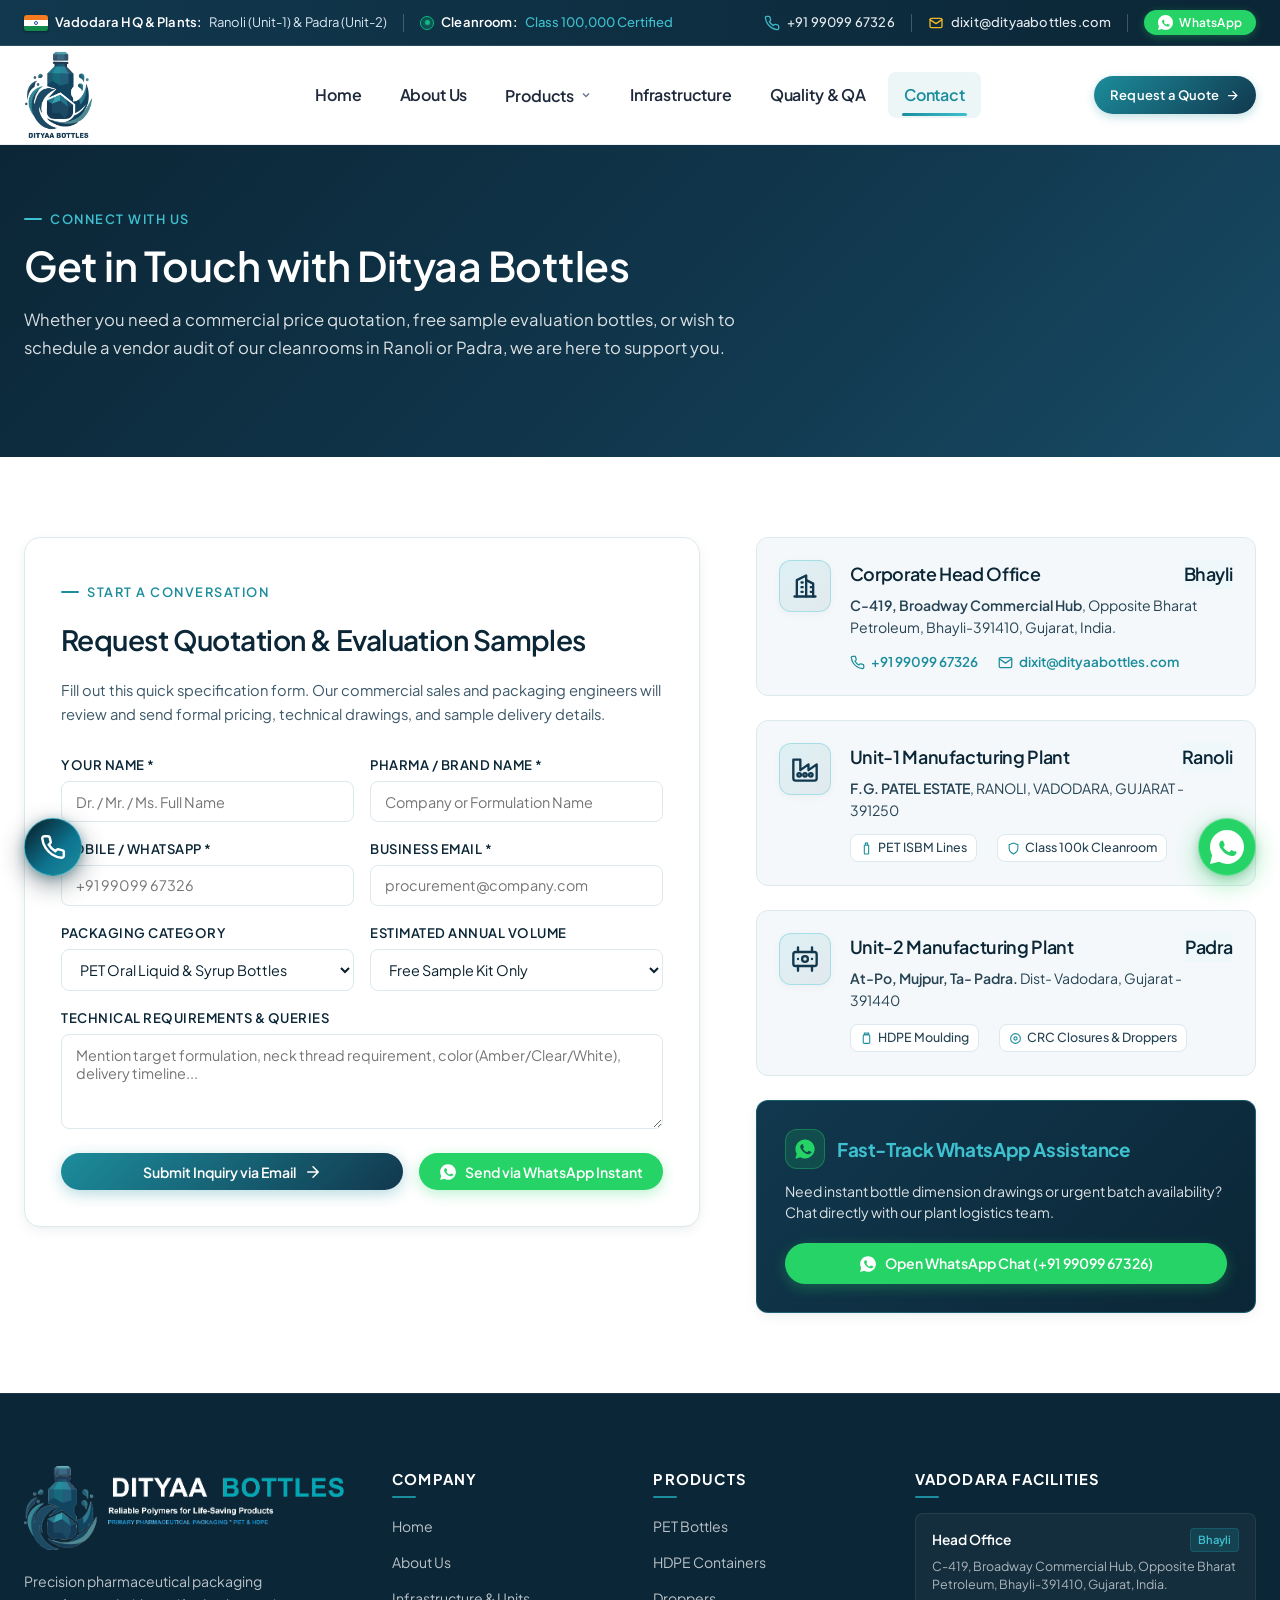
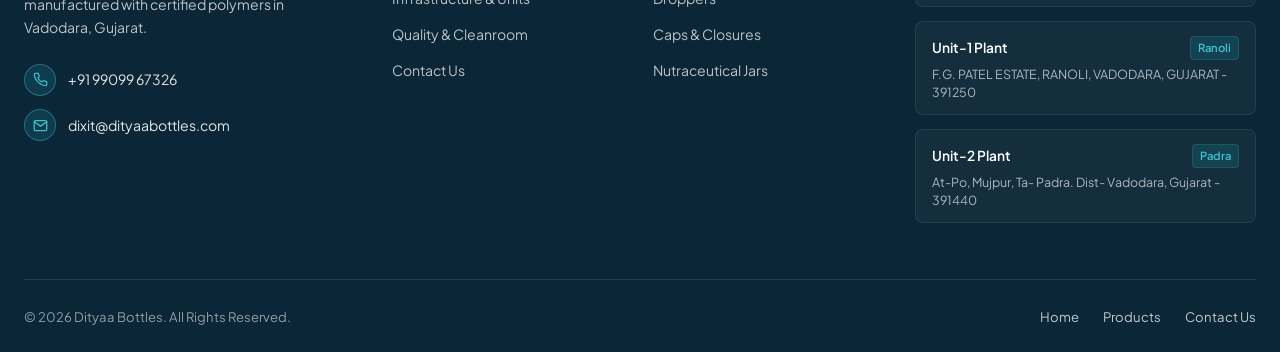
<file: contact.html>
<!DOCTYPE html>
<html lang="en">
<head>
  <meta charset="UTF-8">
  <meta name="viewport" content="width=device-width, initial-scale=1.0">
  <title>Contact Us &amp; Manufacturing Plants | Dityaa Bottles Vadodara</title>
  <meta name="description" content="Contact Dityaa Bottles. Head office at Bhayli, Vadodara, and manufacturing plants in Ranoli (Unit 1) and Padra (Unit 2). Call +91 99099 67326 or email dixit@dityaabottles.com.">
  <link rel="icon" type="image/jpeg" href="assets/logo.jpeg">
    <link rel="preconnect" href="https://fonts.googleapis.com">
  <link rel="preconnect" href="https://fonts.gstatic.com" crossorigin>
  <link href="https://fonts.googleapis.com/css2?family=Plus+Jakarta+Sans:ital,wght@0,400;0,500;0,600;0,700;1,400;1,600&display=swap" rel="stylesheet">
  <link rel="stylesheet" href="styles.css">
  <style>
    .contact-layout {
      display: grid;
      grid-template-columns: 1.15fr 0.85fr;
      gap: 3.5rem;
      padding-block: 5rem;
    }
    .contact-form-box {
      background: #ffffff;
      border: 1px solid var(--line);
      border-radius: var(--radius-lg);
      padding: 2.25rem;
      box-shadow: var(--shadow-md);
    }
    .location-cards-stack {
      display: flex;
      flex-direction: column;
      gap: 1.5rem;
    }
    .loc-card-interactive {
      background: var(--bg-slate);
      border: 1px solid var(--line);
      border-radius: var(--radius-md);
      padding: 1.4rem;
      transition: all 0.25s ease;
      position: relative;
    }
    .loc-card-interactive:hover {
      background: #ffffff;
      border-color: var(--cyan-primary);
      box-shadow: 0 10px 25px -5px rgba(11, 38, 54, 0.08), 0 4px 6px -2px rgba(11, 38, 54, 0.04);
      transform: translateY(-2px);
    }
    .loc-card-inner {
      display: flex;
      gap: 1.15rem;
      align-items: flex-start;
    }
    .loc-card-icon-box {
      width: 52px;
      height: 52px;
      border-radius: var(--radius-md);
      background: linear-gradient(135deg, rgba(62, 192, 207, 0.12) 0%, rgba(16, 77, 105, 0.08) 100%);
      border: 1px solid rgba(62, 192, 207, 0.35);
      box-shadow: 0 2px 8px rgba(11, 38, 54, 0.04);
      display: flex;
      align-items: center;
      justify-content: center;
      color: var(--navy);
      flex-shrink: 0;
      transition: all 0.25s ease;
    }
    .loc-card-interactive:hover .loc-card-icon-box {
      background: var(--navy);
      color: var(--cyan-vibrant);
      border-color: var(--cyan-primary);
      box-shadow: 0 4px 14px rgba(0, 200, 230, 0.3);
      transform: translateY(-2px);
    }
    .loc-card-icon-box svg {
      width: 28px;
      height: 28px;
    }
    .loc-card-content {
      flex: 1;
      min-width: 0;
    }
    .loc-card-interactive h3 {
      font-size: 1.12rem;
      color: var(--navy-deep);
      margin: 0 0 0.4rem 0;
      display: flex;
      align-items: center;
      justify-content: space-between;
      gap: 0.5rem;
    }
    .loc-card-interactive p {
      font-size: 0.88rem;
      color: var(--ink-700);
      margin: 0 0 0.85rem 0;
      line-height: 1.5;
    }
    .loc-link-row {
      display: flex;
      align-items: center;
      gap: 0.75rem 1.25rem;
      flex-wrap: wrap;
      font-size: 0.84rem;
    }
    .loc-contact-link {
      display: inline-flex;
      align-items: center;
      gap: 6px;
      color: var(--cyan-primary);
      font-weight: 600;
      text-decoration: none;
      transition: color 0.2s ease;
    }
    .loc-contact-link:hover {
      color: var(--cyan-vibrant);
    }
    .loc-contact-link svg {
      width: 15px;
      height: 15px;
      flex-shrink: 0;
    }
    .loc-tag {
      display: inline-flex;
      align-items: center;
      gap: 5px;
      background: #ffffff;
      border: 1px solid var(--line);
      color: var(--ink-700);
      font-size: 0.78rem;
      font-weight: 500;
      padding: 3px 9px;
      border-radius: var(--radius-sm);
    }
    .loc-tag svg {
      width: 13px;
      height: 13px;
      color: var(--cyan-primary);
      flex-shrink: 0;
    }
    @media (max-width: 950px) {
      .contact-layout { grid-template-columns: 1fr; }
    }
    @media (max-width: 640px) {
      .contact-layout { padding-block: 2.5rem; gap: 2rem; }
      .contact-form-box { padding: 1.25rem 1rem; }
      .contact-form-actions { flex-direction: column; }
      .contact-form-actions .btn { width: 100%; justify-content: center; }
    }
  </style>
</head>
<body>

      <!-- Top Announcement & Multi-Facility Contact Bar -->
  <aside class="topbar" aria-label="Corporate Contacts and Manufacturing Facilities">
    <div class="shell topbar-inner">
      <div class="topbar-left">
        <div class="topbar-unit">
          <span class="flag india-flag" aria-hidden="true" title="Vadodara, Gujarat, India"></span>
          <span class="topbar-label">Vadodara HQ &amp; Plants:</span>
          <span class="topbar-val">Ranoli (Unit-1) &amp; Padra (Unit-2)</span>
        </div>

        <span class="topbar-divider" aria-hidden="true"></span>

        <div class="topbar-unit cleanroom-unit">
          <span class="status-indicator" aria-hidden="true">
            <span class="status-indicator-dot"></span>
          </span>
          <span class="topbar-label">Cleanroom:</span>
          <span class="topbar-val cleanroom-val">Class 100,000 Certified</span>
        </div>
      </div>

      <div class="topbar-right">
        <a class="topbar-link" href="tel:+919909967326" title="Call Sales Office">
          <svg class="topbar-ico phone-ico" viewBox="0 0 24 24" fill="none" stroke="currentColor" stroke-width="2" stroke-linecap="round" stroke-linejoin="round">
            <path d="M22 16.92v3a2 2 0 0 1-2.18 2 19.79 19.79 0 0 1-8.63-3.07 19.5 19.5 0 0 1-6-6 19.79 19.79 0 0 1-3.07-8.67A2 2 0 0 1 4.11 2h3a2 2 0 0 1 2 1.72 12.84 12.84 0 0 0 .7 2.81 2 2 0 0 1-.45 2.11L8.09 9.91a16 16 0 0 0 6 6l1.27-1.27a2 2 0 0 1 2.11-.45 12.84 12.84 0 0 0 2.81.7A2 2 0 0 1 22 16.92z"/>
          </svg>
          <span class="topbar-link-text">+91 99099 67326</span>
        </a>

        <span class="topbar-divider" aria-hidden="true"></span>

        <a class="topbar-link" href="mailto:dixit@dityaabottles.com" title="Email Inquiries">
          <svg class="topbar-ico mail-ico" viewBox="0 0 24 24" fill="none" stroke="currentColor" stroke-width="2" stroke-linecap="round" stroke-linejoin="round">
            <rect x="3" y="5" width="18" height="14" rx="2"/>
            <polyline points="3 7 12 13 21 7"/>
          </svg>
          <span class="topbar-link-text">dixit@dityaabottles.com</span>
        </a>

        <span class="topbar-divider" aria-hidden="true"></span>

        <a class="topbar-wa-btn" href="https://wa.me/919909967326?text=Hello%20Dityaa%20Bottles%20team,%20I%20would%20like%20to%20inquire%20about%20pharmaceutical%20bottles%20and%20containers." target="_blank" rel="noopener" title="Direct WhatsApp Chat">
          <svg class="topbar-ico wa-ico" viewBox="0 0 32 32" aria-hidden="true">
            <path fill="#ffffff" d="M16 0C7.163 0 0 7.163 0 16c0 2.825.735 5.48 2.018 7.788L0 32l8.44-2.016A15.88 15.88 0 0 0 16 32c8.837 0 16-7.163 16-16S24.837 0 16 0z"/>
            <path fill="#25D366" d="M23.11 20.205c-.372-.187-2.203-1.088-2.546-1.213-.343-.125-.592-.187-.84.187-.248.372-.962 1.213-1.18 1.463-.218.25-.436.281-.808.094-.372-.187-1.57-.578-2.993-1.846-1.106-.985-1.852-2.202-2.07-2.574-.218-.372-.023-.574.163-.759.167-.167.372-.436.559-.654.187-.218.25-.372.375-.622.125-.25.063-.469-.031-.656-.094-.187-.84-2.028-1.152-2.778-.303-.733-.612-.633-.84-.645-.218-.011-.469-.011-.719-.011s-.656.094-.999.469c-.343.375-1.312 1.282-1.312 3.127s1.344 3.626 1.531 3.876c.187.25 2.641 4.032 6.401 5.655 3.596 1.551 4.331 1.244 5.112 1.168.781-.075 2.52-1.03 2.875-2.028.355-.998.355-1.854.25-2.028-.105-.174-.385-.278-.758-.465z"/>
          </svg>
          <span class="topbar-wa-text">WhatsApp</span>
        </a>
      </div>
    </div>
  </aside>

  <!-- Sticky Main Header -->
  <header class="site-header">
    <div class="shell header-inner">
      <a class="brand" href="index.html" aria-label="Dityaa Bottles Homepage">
        <img class="brand-logo-image" src="logo/logo.jpeg" alt="Dityaa Bottles - Reliable Polymers for Life-Saving Products">
      </a>

      <nav class="main-nav" id="mainNav" aria-label="Primary Navigation">
        <a class="nav-link" href="index.html">Home</a>
        <a class="nav-link" href="about.html">About Us</a>
        
        <div class="nav-dropdown">
          <button class="nav-dropdown-trigger" type="button" aria-expanded="false">
            Products
            <svg viewBox="0 0 24 24" fill="none" stroke="currentColor" stroke-width="2.5"><polyline points="6 9 12 15 18 9"></polyline></svg>
          </button>
          <div class="dropdown-menu">
            <a class="dropdown-item" href="products.html?cat=pet-bottles">
              <div class="dropdown-item-icon">
                <svg viewBox="0 0 24 24" fill="none" stroke="currentColor" stroke-width="2"><path d="M10 2h4v4h-4zM8 6h8v15a1 1 0 01-1 1H9a1 1 0 01-1-1V6z"/></svg>
              </div>
              <div>
                <strong>PET Oral Liquid Bottles</strong>
                <small style="display:block; color:var(--ink-muted); font-size:0.75rem;">Amber &amp; Clear Syrups</small>
              </div>
            </a>
            <a class="dropdown-item" href="products.html?cat=hdpe-containers">
              <div class="dropdown-item-icon">
                <svg viewBox="0 0 24 24" fill="none" stroke="currentColor" stroke-width="2"><rect x="6" y="5" width="12" height="16" rx="2"/><rect x="8" y="2" width="8" height="3"/></svg>
              </div>
              <div>
                <strong>HDPE Pill &amp; Tablet Packers</strong>
                <small style="display:block; color:var(--ink-muted); font-size:0.75rem;">Moisture Barrier Solid Dosage</small>
              </div>
            </a>
            <a class="dropdown-item" href="products.html?cat=droppers">
              <div class="dropdown-item-icon">
                <svg viewBox="0 0 24 24" fill="none" stroke="currentColor" stroke-width="2"><path d="M12 2v6m-4 4h8v8a2 2 0 01-2 2h-4a2 2 0 01-2-2v-8z"/></svg>
              </div>
              <div>
                <strong>Ophthalmic &amp; Droppers</strong>
                <small style="display:block; color:var(--ink-muted); font-size:0.75rem;">Calibrated Nozzles &amp; Pipettes</small>
              </div>
            </a>
            <a class="dropdown-item" href="products.html?cat=caps-closures">
              <div class="dropdown-item-icon">
                <svg viewBox="0 0 24 24" fill="none" stroke="currentColor" stroke-width="2"><circle cx="12" cy="12" r="9"/><circle cx="12" cy="12" r="3"/></svg>
              </div>
              <div>
                <strong>Child-Resistant Caps (CRC)</strong>
                <small style="display:block; color:var(--ink-muted); font-size:0.75rem;">Push &amp; Turn Safety Closures</small>
              </div>
            </a>
            <a class="dropdown-item" href="products.html?cat=jars">
              <div class="dropdown-item-icon">
                <svg viewBox="0 0 24 24" fill="none" stroke="currentColor" stroke-width="2"><rect x="5" y="4" width="14" height="16" rx="3"/></svg>
              </div>
              <div>
                <strong>Nutraceutical Jars</strong>
                <small style="display:block; color:var(--ink-muted); font-size:0.75rem;">Wide-Mouth Containers</small>
              </div>
            </a>
            <div class="dropdown-divider"></div>
            <a class="dropdown-item" href="products.html" style="font-weight:700; color:var(--cyan-primary);">
              <span>Browse All Packaging Catalog &rarr;</span>
            </a>
          </div>
        </div>

        <a class="nav-link" href="infrastructure.html">Infrastructure</a>
        <a class="nav-link" href="quality.html">Quality &amp; QA</a>
        <a class="nav-link active" href="contact.html">Contact</a>
      </nav>

      <div class="header-actions">
        <button class="header-cta js-open-quote">
          Request a Quote
          <svg viewBox="0 0 24 24" fill="none" stroke="currentColor" stroke-width="2"><path d="M5 12h14M12 5l7 7-7 7"/></svg>
        </button>
        <button class="mobile-toggle" aria-label="Toggle navigation menu" aria-expanded="false">
          <span></span><span></span><span></span>
        </button>
      </div>
    </div>
  </header>

  <main>
    <!-- Page Hero -->
    <section class="page-hero" style="background:linear-gradient(135deg, var(--navy-deep) 0%, var(--navy) 60%, var(--navy-light) 100%); color:#fff; padding-block:3.5rem 4rem;">
      <div class="shell">
        <span class="section-kicker white">Connect With Us</span>
        <h1 class="section-title white">Get in Touch with Dityaa Bottles</h1>
        <p class="section-subtitle white">
          Whether you need a commercial price quotation, free sample evaluation bottles, or wish to schedule a vendor audit of our cleanrooms in Ranoli or Padra, we are here to support you.
        </p>
      </div>
    </section>

    <!-- Main Contact Layout -->
    <div class="shell contact-layout">
      <!-- Contact Form -->
      <div>
        <div class="contact-form-box">
          <span class="section-kicker">Start a Conversation</span>
          <h2 style="font-size:1.75rem; color:var(--navy-deep); margin:0.25rem 0 1rem 0;">Request Quotation &amp; Evaluation Samples</h2>
          <p style="font-size:0.92rem; color:var(--ink-600); margin-bottom:1.75rem;">
            Fill out this quick specification form. Our commercial sales and packaging engineers will review and send formal pricing, technical drawings, and sample delivery details.
          </p>

          <form id="contactPageForm">
            <div class="form-grid">
              <div class="form-group">
                <label for="cName">Your Name *</label>
                <input type="text" id="cName" name="name" required placeholder="Dr. / Mr. / Ms. Full Name">
              </div>
              <div class="form-group">
                <label for="cCompany">Pharma / Brand Name *</label>
                <input type="text" id="cCompany" name="company" required placeholder="Company or Formulation Name">
              </div>
              <div class="form-group">
                <label for="cPhone">Mobile / WhatsApp *</label>
                <input type="tel" id="cPhone" name="phone" required placeholder="+91 99099 67326">
              </div>
              <div class="form-group">
                <label for="cEmail">Business Email *</label>
                <input type="email" id="cEmail" name="email" required placeholder="procurement@company.com">
              </div>
              <div class="form-group">
                <label for="cCategory">Packaging Category</label>
                <select id="cCategory" name="category">
                  <option value="PET Oral Liquid Bottles">PET Oral Liquid &amp; Syrup Bottles</option>
                  <option value="HDPE Solid Dosage Packers">HDPE Pill &amp; Tablet Packers</option>
                  <option value="Child-Resistant Closures (CRC)">Child-Resistant Caps (CRC)</option>
                  <option value="Ophthalmic & Ear Droppers">Ophthalmic &amp; Ear Droppers</option>
                  <option value="Nutraceutical Jars">Wide-Mouth Nutraceutical Jars</option>
                  <option value="Custom Tooling Development">Custom Mould &amp; Tooling Project</option>
                </select>
              </div>
              <div class="form-group">
                <label for="cVolume">Estimated Annual Volume</label>
                <select id="cVolume" name="volume">
                  <option value="Free Sample Kit">Free Sample Kit Only</option>
                  <option value="25,000 - 100,000 Pcs">25,000 - 100,000 Pcs</option>
                  <option value="100,000 - 500,000 Pcs">100,000 - 500,000 Pcs</option>
                  <option value="500,000+ Pcs">500,000+ Pcs (Long-term contract)</option>
                </select>
              </div>
              <div class="form-group full">
                <label for="cMessage">Technical Requirements &amp; Queries</label>
                <textarea id="cMessage" name="message" rows="4" placeholder="Mention target formulation, neck thread requirement, color (Amber/Clear/White), delivery timeline..."></textarea>
              </div>
            </div>

            <div class="contact-form-actions" style="display:flex; gap:1rem; margin-top:1.5rem; flex-wrap:wrap;">
              <button type="submit" class="btn btn-primary" style="flex:1; display:inline-flex; align-items:center; justify-content:center; gap:8px;">
                <span>Submit Inquiry via Email</span>
                <svg viewBox="0 0 24 24" width="18" height="18" fill="none" stroke="currentColor" stroke-width="2" stroke-linecap="round" stroke-linejoin="round"><path d="M5 12h14M12 5l7 7-7 7"/></svg>
              </button>
              <button type="button" class="btn btn-whatsapp" id="contactWhatsAppBtn" style="display:inline-flex; align-items:center; justify-content:center; gap:8px;">
                <svg viewBox="0 0 32 32" width="18" height="18" fill="currentColor"><path d="M16.02 2C8.28 2 2 8.28 2 16.02c0 2.47.64 4.88 1.87 7.01L2 30l7.21-1.89c2.06 1.12 4.38 1.71 6.81 1.71 7.74 0 14.02-6.28 14.02-14.02C30.04 8.28 23.76 2 16.02 2zm8.17 19.82c-.34.96-1.7 1.76-2.38 1.87-.64.1-1.46.15-2.36-.15-.55-.18-1.26-.41-2.18-.81-3.87-1.68-6.39-5.61-6.58-5.87-.2-.26-1.57-2.09-1.57-3.99s.99-2.83 1.34-3.21c.35-.38.77-.48 1.03-.48.26 0 .51 0 .74.01.24.01.56-.09.87.66.33.79 1.11 2.72 1.21 2.92.1.2.17.44.03.71-.13.27-.2.44-.4.67-.2.24-.42.53-.6.71-.2.2-.41.42-.18.82.24.4 1.05 1.73 2.26 2.81 1.55 1.38 2.86 1.81 3.27 2.01.41.2.65.17.89-.1.24-.28 1.03-1.2 1.3-1.61.27-.41.55-.34.92-.2.38.14 2.39 1.13 2.8 1.33.41.2.69.31.79.48.1.17.1.99-.24 1.95z"/></svg>
                <span>Send via WhatsApp Instant</span>
              </button>
            </div>
          </form>
        </div>
      </div>

      <!-- Facilities & Location Cards -->
      <div>
        <div class="location-cards-stack">
          <!-- Office Card -->
          <div class="loc-card-interactive">
            <div class="loc-card-inner">
              <div class="loc-card-icon-box" aria-hidden="true">
                <svg viewBox="0 0 24 24" fill="none" stroke="currentColor" stroke-width="2" stroke-linecap="round" stroke-linejoin="round">
                  <path d="M3 21h18"/>
                  <path d="M5 21V7l8-4v18"/>
                  <path d="M13 7l6 3v11"/>
                  <path d="M9 9h1M9 13h1M9 17h1M17 13h1M17 17h1"/>
                </svg>
              </div>
              <div class="loc-card-content">
                <h3>
                  Corporate Head Office
                  <span class="topbar-pill" style="color:var(--navy-deep); background:var(--bg-ice); border-color:var(--line-strong);">Bhayli</span>
                </h3>
                <p><strong>C-419, Broadway Commercial Hub</strong>, Opposite Bharat Petroleum, Bhayli-391410, Gujarat, India.</p>
                <div class="loc-link-row">
                  <a href="tel:+919909967326" class="loc-contact-link">
                    <svg viewBox="0 0 24 24" fill="none" stroke="currentColor" stroke-width="2" stroke-linecap="round" stroke-linejoin="round">
                      <path d="M22 16.92v3a2 2 0 0 1-2.18 2 19.79 19.79 0 0 1-8.63-3.07 19.5 19.5 0 0 1-6-6 19.79 19.79 0 0 1-3.07-8.67A2 2 0 0 1 4.11 2h3a2 2 0 0 1 2 1.72 12.84 12.84 0 0 0 .7 2.81 2 2 0 0 1-.45 2.11L8.09 9.91a16 16 0 0 0 6 6l1.27-1.27a2 2 0 0 1 2.11-.45 12.84 12.84 0 0 0 2.81.7A2 2 0 0 1 22 16.92z"/>
                    </svg>
                    <span>+91 99099 67326</span>
                  </a>
                  <a href="mailto:dixit@dityaabottles.com" class="loc-contact-link">
                    <svg viewBox="0 0 24 24" fill="none" stroke="currentColor" stroke-width="2" stroke-linecap="round" stroke-linejoin="round">
                      <path d="M4 4h16c1.1 0 2 .9 2 2v12c0 1.1-.9 2-2 2H4c-1.1 0-2-.9-2-2V6c0-1.1.9-2 2-2z"/>
                      <polyline points="22,6 12,13 2,6"/>
                    </svg>
                    <span>dixit@dityaabottles.com</span>
                  </a>
                </div>
              </div>
            </div>
          </div>

          <!-- Unit 1 Card -->
          <div class="loc-card-interactive">
            <div class="loc-card-inner">
              <div class="loc-card-icon-box" aria-hidden="true">
                <svg viewBox="0 0 24 24" fill="none" stroke="currentColor" stroke-width="2" stroke-linecap="round" stroke-linejoin="round">
                  <path d="M2 20a2 2 0 0 0 2 2h16a2 2 0 0 0 2-2V8l-7 5V8l-7 5V4H2v16z"/>
                  <circle cx="12" cy="17" r="1.5"/>
                  <circle cx="17" cy="17" r="1.5"/>
                  <circle cx="7" cy="17" r="1.5"/>
                </svg>
              </div>
              <div class="loc-card-content">
                <h3>
                  Unit-1 Manufacturing Plant
                  <span class="topbar-pill" style="color:var(--navy-deep); background:var(--bg-ice); border-color:var(--line-strong);">Ranoli</span>
                </h3>
                <p><strong>F.G. PATEL ESTATE</strong>, RANOLI, VADODARA, GUJARAT - 391250</p>
                <div class="loc-link-row">
                  <span class="loc-tag">
                    <svg viewBox="0 0 24 24" fill="none" stroke="currentColor" stroke-width="2"><path d="M10 2h4v4h-4zM8 6h8v15a1 1 0 01-1 1H9a1 1 0 01-1-1V6z"/></svg>
                    PET ISBM Lines
                  </span>
                  <span class="loc-tag">
                    <svg viewBox="0 0 24 24" fill="none" stroke="currentColor" stroke-width="2"><path d="M12 22s8-4 8-10V5l-8-3-8 3v7c0 6 8 10 8 10z"/></svg>
                    Class 100k Cleanroom
                  </span>
                </div>
              </div>
            </div>
          </div>

          <!-- Unit 2 Card -->
          <div class="loc-card-interactive">
            <div class="loc-card-inner">
              <div class="loc-card-icon-box" aria-hidden="true">
                <svg viewBox="0 0 24 24" fill="none" stroke="currentColor" stroke-width="2" stroke-linecap="round" stroke-linejoin="round">
                  <rect x="2" y="6" width="20" height="12" rx="2"/>
                  <circle cx="12" cy="12" r="2.5"/>
                  <path d="M6 12h.01M18 12h.01M6 2v4M18 2v4M6 18v4M18 18v4"/>
                </svg>
              </div>
              <div class="loc-card-content">
                <h3>
                  Unit-2 Manufacturing Plant
                  <span class="topbar-pill" style="color:var(--navy-deep); background:var(--bg-ice); border-color:var(--line-strong);">Padra</span>
                </h3>
                <p><strong>At-Po, Mujpur, Ta- Padra.</strong> Dist- Vadodara, Gujarat - 391440</p>
                <div class="loc-link-row">
                  <span class="loc-tag">
                    <svg viewBox="0 0 24 24" fill="none" stroke="currentColor" stroke-width="2"><rect x="6" y="5" width="12" height="16" rx="2"/><rect x="8" y="2" width="8" height="3"/></svg>
                    HDPE Moulding
                  </span>
                  <span class="loc-tag">
                    <svg viewBox="0 0 24 24" fill="none" stroke="currentColor" stroke-width="2"><circle cx="12" cy="12" r="9"/><circle cx="12" cy="12" r="3"/></svg>
                    CRC Closures &amp; Droppers
                  </span>
                </div>
              </div>
            </div>
          </div>

          <!-- Direct WhatsApp Card -->
          <div style="background:linear-gradient(135deg, var(--navy) 0%, var(--navy-deep) 100%); color:#ffffff; border-radius:var(--radius-md); padding:1.75rem; border:1px solid rgba(62,192,207,0.3); box-shadow:var(--shadow-md);">
            <div style="display:flex; align-items:center; gap:12px; margin-bottom:0.75rem;">
              <div style="width:40px; height:40px; border-radius:var(--radius-md); background:rgba(37,211,102,0.15); border:1px solid rgba(37,211,102,0.35); display:flex; align-items:center; justify-content:center; color:#25D366; flex-shrink:0;">
                <svg viewBox="0 0 32 32" width="22" height="22" fill="currentColor"><path d="M16.02 2C8.28 2 2 8.28 2 16.02c0 2.47.64 4.88 1.87 7.01L2 30l7.21-1.89c2.06 1.12 4.38 1.71 6.81 1.71 7.74 0 14.02-6.28 14.02-14.02C30.04 8.28 23.76 2 16.02 2zm8.17 19.82c-.34.96-1.7 1.76-2.38 1.87-.64.1-1.46.15-2.36-.15-.55-.18-1.26-.41-2.18-.81-3.87-1.68-6.39-5.61-6.58-5.87-.2-.26-1.57-2.09-1.57-3.99s.99-2.83 1.34-3.21c.35-.38.77-.48 1.03-.48.26 0 .51 0 .74.01.24.01.56-.09.87.66.33.79 1.11 2.72 1.21 2.92.1.2.17.44.03.71-.13.27-.2.44-.4.67-.2.24-.42.53-.6.71-.2.2-.41.42-.18.82.24.4 1.05 1.73 2.26 2.81 1.55 1.38 2.86 1.81 3.27 2.01.41.2.65.17.89-.1.24-.28 1.03-1.2 1.3-1.61.27-.41.55-.34.92-.2.38.14 2.39 1.13 2.8 1.33.41.2.69.31.79.48.1.17.1.99-.24 1.95z"/></svg>
              </div>
              <h4 style="margin:0; color:var(--cyan-vibrant); font-size:1.18rem; font-weight:700;">Fast-Track WhatsApp Assistance</h4>
            </div>
            <p style="font-size:0.88rem; color:rgba(255,255,255,0.85); margin:0 0 1.25rem 0; line-height:1.5;">
              Need instant bottle dimension drawings or urgent batch availability? Chat directly with our plant logistics team.
            </p>
            <a class="btn btn-whatsapp" href="https://wa.me/919909967326?text=Hello%20Dityaa%20Bottles,%20I%20have%20an%20urgent%20packaging%20requirement." target="_blank" rel="noopener" style="width:100%; display:inline-flex; align-items:center; justify-content:center; gap:8px;">
              <svg viewBox="0 0 32 32" width="18" height="18" fill="currentColor"><path d="M16.02 2C8.28 2 2 8.28 2 16.02c0 2.47.64 4.88 1.87 7.01L2 30l7.21-1.89c2.06 1.12 4.38 1.71 6.81 1.71 7.74 0 14.02-6.28 14.02-14.02C30.04 8.28 23.76 2 16.02 2zm8.17 19.82c-.34.96-1.7 1.76-2.38 1.87-.64.1-1.46.15-2.36-.15-.55-.18-1.26-.41-2.18-.81-3.87-1.68-6.39-5.61-6.58-5.87-.2-.26-1.57-2.09-1.57-3.99s.99-2.83 1.34-3.21c.35-.38.77-.48 1.03-.48.26 0 .51 0 .74.01.24.01.56-.09.87.66.33.79 1.11 2.72 1.21 2.92.1.2.17.44.03.71-.13.27-.2.44-.4.67-.2.24-.42.53-.6.71-.2.2-.41.42-.18.82.24.4 1.05 1.73 2.26 2.81 1.55 1.38 2.86 1.81 3.27 2.01.41.2.65.17.89-.1.24-.28 1.03-1.2 1.3-1.61.27-.41.55-.34.92-.2.38.14 2.39 1.13 2.8 1.33.41.2.69.31.79.48.1.17.1.99-.24 1.95z"/></svg>
              <span>Open WhatsApp Chat (+91 99099 67326)</span>
            </a>
          </div>
        </div>
      </div>
    </div>
  </main>

  <!-- Footer -->
  <footer class="site-footer">
    <div class="shell footer-top">
      <div class="footer-brand">
        <a class="footer-brand-logo" href="index.html" aria-label="Dityaa Bottles Homepage">
          <img class="footer-logo-img" src="assets/dityaa-logo-footer.png" alt="Dityaa Bottles - Reliable Polymers for Life-Saving Products" loading="lazy" decoding="async">
        </a>
        <p class="footer-bio">
          Precision pharmaceutical packaging manufactured with certified polymers in Vadodara, Gujarat.
        </p>
        <div class="footer-contact-direct">
          <a class="f-contact-link" href="tel:+919909967326">
            <span class="f-contact-icon">
              <svg viewBox="0 0 24 24" fill="none" stroke="currentColor" stroke-width="2" stroke-linecap="round" stroke-linejoin="round">
                <path d="M22 16.92v3a2 2 0 0 1-2.18 2 19.79 19.79 0 0 1-8.63-3.07 19.5 19.5 0 0 1-6-6 19.79 19.79 0 0 1-3.07-8.67A2 2 0 0 1 4.11 2h3a2 2 0 0 1 2 1.72 12.84 12.84 0 0 0 .7 2.81 2 2 0 0 1-.45 2.11L8.09 9.91a16 16 0 0 0 6 6l1.27-1.27a2 2 0 0 1 2.11-.45 12.84 12.84 0 0 0 2.81.7A2 2 0 0 1 22 16.92z"/>
              </svg>
            </span>
            <span>+91 99099 67326</span>
          </a>
          <a class="f-contact-link" href="mailto:dixit@dityaabottles.com">
            <span class="f-contact-icon">
              <svg viewBox="0 0 24 24" fill="none" stroke="currentColor" stroke-width="2" stroke-linecap="round" stroke-linejoin="round">
                <path d="M4 4h16c1.1 0 2 .9 2 2v12c0 1.1-.9 2-2 2H4c-1.1 0-2-.9-2-2V6c0-1.1.9-2 2-2z"/>
                <polyline points="22,6 12,13 2,6"/>
              </svg>
            </span>
            <span>dixit@dityaabottles.com</span>
          </a>
        </div>
      </div>

      <div>
        <h4 class="footer-heading">Company</h4>
        <ul class="footer-links">
          <li><a href="index.html">Home</a></li>
          <li><a href="about.html">About Us</a></li>
          <li><a href="infrastructure.html">Infrastructure &amp; Units</a></li>
          <li><a href="quality.html">Quality &amp; Cleanroom</a></li>
          <li><a href="contact.html">Contact Us</a></li>
        </ul>
      </div>

      <div>
        <h4 class="footer-heading">Products</h4>
        <ul class="footer-links">
          <li><a href="products.html?cat=pet-bottles">PET Bottles</a></li>
          <li><a href="products.html?cat=hdpe-containers">HDPE Containers</a></li>
          <li><a href="products.html?cat=droppers">Droppers</a></li>
          <li><a href="products.html?cat=caps-closures">Caps &amp; Closures</a></li>
          <li><a href="products.html?cat=jars">Nutraceutical Jars</a></li>
        </ul>
      </div>

      <div>
        <h4 class="footer-heading">Vadodara Facilities</h4>
        <div class="footer-facilities">
          <div class="footer-fac-card">
            <div class="fac-head"><strong>Head Office</strong><span class="fac-badge">Bhayli</span></div>
            <p class="fac-text">C-419, Broadway Commercial Hub, Opposite Bharat Petroleum, Bhayli-391410, Gujarat, India.</p>
          </div>
          <div class="footer-fac-card">
            <div class="fac-head"><strong>Unit-1 Plant</strong><span class="fac-badge">Ranoli</span></div>
            <p class="fac-text">F.G. PATEL ESTATE, RANOLI, VADODARA, GUJARAT - 391250</p>
          </div>
          <div class="footer-fac-card">
            <div class="fac-head"><strong>Unit-2 Plant</strong><span class="fac-badge">Padra</span></div>
            <p class="fac-text">At-Po, Mujpur, Ta- Padra. Dist- Vadodara, Gujarat - 391440</p>
          </div>
        </div>
      </div>
    </div>

    <div class="shell footer-bottom">
      <span>&copy; 2026 Dityaa Bottles. All Rights Reserved.</span>
      <div style="display:flex; gap:1.5rem;">
        <a href="index.html">Home</a>
        <a href="products.html">Products</a>
        <a href="contact.html">Contact Us</a>
      </div>
    </div>
  </footer>

  <!-- Modal Dialog -->
  <dialog class="modal" id="quoteModal">
    <div class="modal-content">
      <div class="modal-header">
        <button class="modal-close" data-close-modal aria-label="Close dialog">
          <svg viewBox="0 0 24 24" fill="none" stroke="currentColor" stroke-width="2"><line x1="18" y1="6" x2="6" y2="18"/><line x1="6" y1="6" x2="18" y2="18"/></svg>
        </button>
        <h3>Request Packaging Quote &amp; Samples</h3>
        <p>Direct supply from our Vadodara manufacturing plants.</p>
      </div>
      <div class="modal-body">
        <form id="quoteForm">
          <div class="form-grid">
            <div class="form-group">
              <label for="quoteName">Contact Name *</label>
              <input type="text" id="quoteName" name="name" required placeholder="Full Name">
            </div>
            <div class="form-group">
              <label for="quoteCompany">Pharma Company *</label>
              <input type="text" id="quoteCompany" name="company" required placeholder="Company Name">
            </div>
            <div class="form-group">
              <label for="quotePhone">Phone / WhatsApp *</label>
              <input type="tel" id="quotePhone" name="phone" required placeholder="+91 98765 43210">
            </div>
            <div class="form-group">
              <label for="quoteEmail">Business Email *</label>
              <input type="email" id="quoteEmail" name="email" required placeholder="you@pharma.com">
            </div>
            <div class="form-group">
              <label for="quoteProductInput">Product Container</label>
              <input type="text" id="quoteProductInput" name="product" placeholder="e.g. PET Amber 100ml">
            </div>
            <div class="form-group">
              <label for="quoteQuantity">Quantity</label>
              <select id="quoteQuantity" name="quantity">
                <option value="Free Sample Kit">Free Sample Kit Evaluation</option>
                <option value="10,000 - 50,000 units">10,000 - 50,000 units</option>
                <option value="50,000 - 200,000 units">50,000 - 200,000 units</option>
                <option value="200,000+ units">200,000+ units (Bulk Contract)</option>
              </select>
            </div>
            <div class="form-group full">
              <label for="quoteNotes">Technical Specifications</label>
              <textarea id="quoteNotes" name="notes" rows="3" placeholder="Neck size, fill liquid/solid, induction seal requirements..."></textarea>
            </div>
          </div>
          <div class="form-actions">
            <button type="submit" class="btn btn-primary" style="flex:1;">Submit Quotation Request &rarr;</button>
            <button type="button" class="btn btn-outline" data-close-modal>Cancel</button>
          </div>
        </form>
      </div>
    </div>
  </dialog>

  <!-- Floating Quick-Action CTAs (Call Left & WhatsApp Right) -->
  <a class="float-call-btn" href="tel:+919909967326" aria-label="Call Dityaa Bottles at +91 99099 67326" title="Call Dityaa Bottles (+91 99099 67326)">
    <svg viewBox="0 0 24 24" aria-hidden="true">
      <path d="M22 16.92v3a2 2 0 0 1-2.18 2 19.79 19.79 0 0 1-8.63-3.07 19.5 19.5 0 0 1-6-6 19.79 19.79 0 0 1-3.07-8.67A2 2 0 0 1 4.11 2h3a2 2 0 0 1 2 1.72 12.84 12.84 0 0 0 .7 2.81 2 2 0 0 1-.45 2.11L8.09 9.91a16 16 0 0 0 6 6l1.27-1.27a2 2 0 0 1 2.11-.45 12.84 12.84 0 0 0 2.81.7A2 2 0 0 1 22 16.92z"></path>
    </svg>
  </a>

  <a class="float-whatsapp" href="https://wa.me/919909967326?text=Hello%20Dityaa%20Bottles%20team,%20I%20am%20interested%20in%20your%20products." target="_blank" rel="noopener" aria-label="Chat on WhatsApp with Dityaa Bottles" title="Chat on WhatsApp (+91 99099 67326)">
    <svg viewBox="0 0 32 32" aria-hidden="true">
      <path fill="#ffffff" d="M16 0C7.163 0 0 7.163 0 16c0 2.825.735 5.48 2.018 7.788L0 32l8.44-2.016A15.88 15.88 0 0 0 16 32c8.837 0 16-7.163 16-16S24.837 0 16 0z"/>
      <path fill="#25D366" d="M23.11 20.205c-.372-.187-2.203-1.088-2.546-1.213-.343-.125-.592-.187-.84.187-.248.372-.962 1.213-1.18 1.463-.218.25-.436.281-.808.094-.372-.187-1.57-.578-2.993-1.846-1.106-.985-1.852-2.202-2.07-2.574-.218-.372-.023-.574.163-.759.167-.167.372-.436.559-.654.187-.218.25-.372.375-.622.125-.25.063-.469-.031-.656-.094-.187-.84-2.028-1.152-2.778-.303-.733-.612-.633-.84-.645-.218-.011-.469-.011-.719-.011s-.656.094-.999.469c-.343.375-1.312 1.282-1.312 3.127s1.344 3.626 1.531 3.876c.187.25 2.641 4.032 6.401 5.655 3.596 1.551 4.331 1.244 5.112 1.168.781-.075 2.52-1.03 2.875-2.028.355-.998.355-1.854.25-2.028-.105-.174-.385-.278-.758-.465z"/>
    </svg>
  </a>

  <div class="toast" id="toast" role="status" aria-live="polite"></div>

  <script src="script.js"></script>
  <script>
    // Specific handler for contact page form
    const contactForm = document.getElementById("contactPageForm");
    const waBtn = document.getElementById("contactWhatsAppBtn");

    function getFormValues() {
      return {
        name: document.getElementById("cName")?.value || "",
        company: document.getElementById("cCompany")?.value || "",
        phone: document.getElementById("cPhone")?.value || "",
        email: document.getElementById("cEmail")?.value || "",
        category: document.getElementById("cCategory")?.value || "",
        volume: document.getElementById("cVolume")?.value || "",
        msg: document.getElementById("cMessage")?.value || ""
      };
    }

    if (contactForm) {
      contactForm.addEventListener("submit", (e) => {
        e.preventDefault();
        const v = getFormValues();
        showToast("Inquiry received! Our team will contact you shortly.");
        contactForm.reset();
      });
    }

    if (waBtn) {
      waBtn.addEventListener("click", () => {
        const v = getFormValues();
        const text = `*New Contact Enquiry - Dityaa Bottles*\n*Name:* ${v.name || 'Not specified'}\n*Company:* ${v.company || 'Not specified'}\n*Phone:* ${v.phone || 'Not specified'}\n*Email:* ${v.email || 'Not specified'}\n*Category:* ${v.category}\n*Volume:* ${v.volume}\n*Details:* ${v.msg}`;
        window.open(`https://wa.me/919909967326?text=${encodeURIComponent(text)}`, "_blank");
      });
    }
  </script>
</body>
</html>
</file>
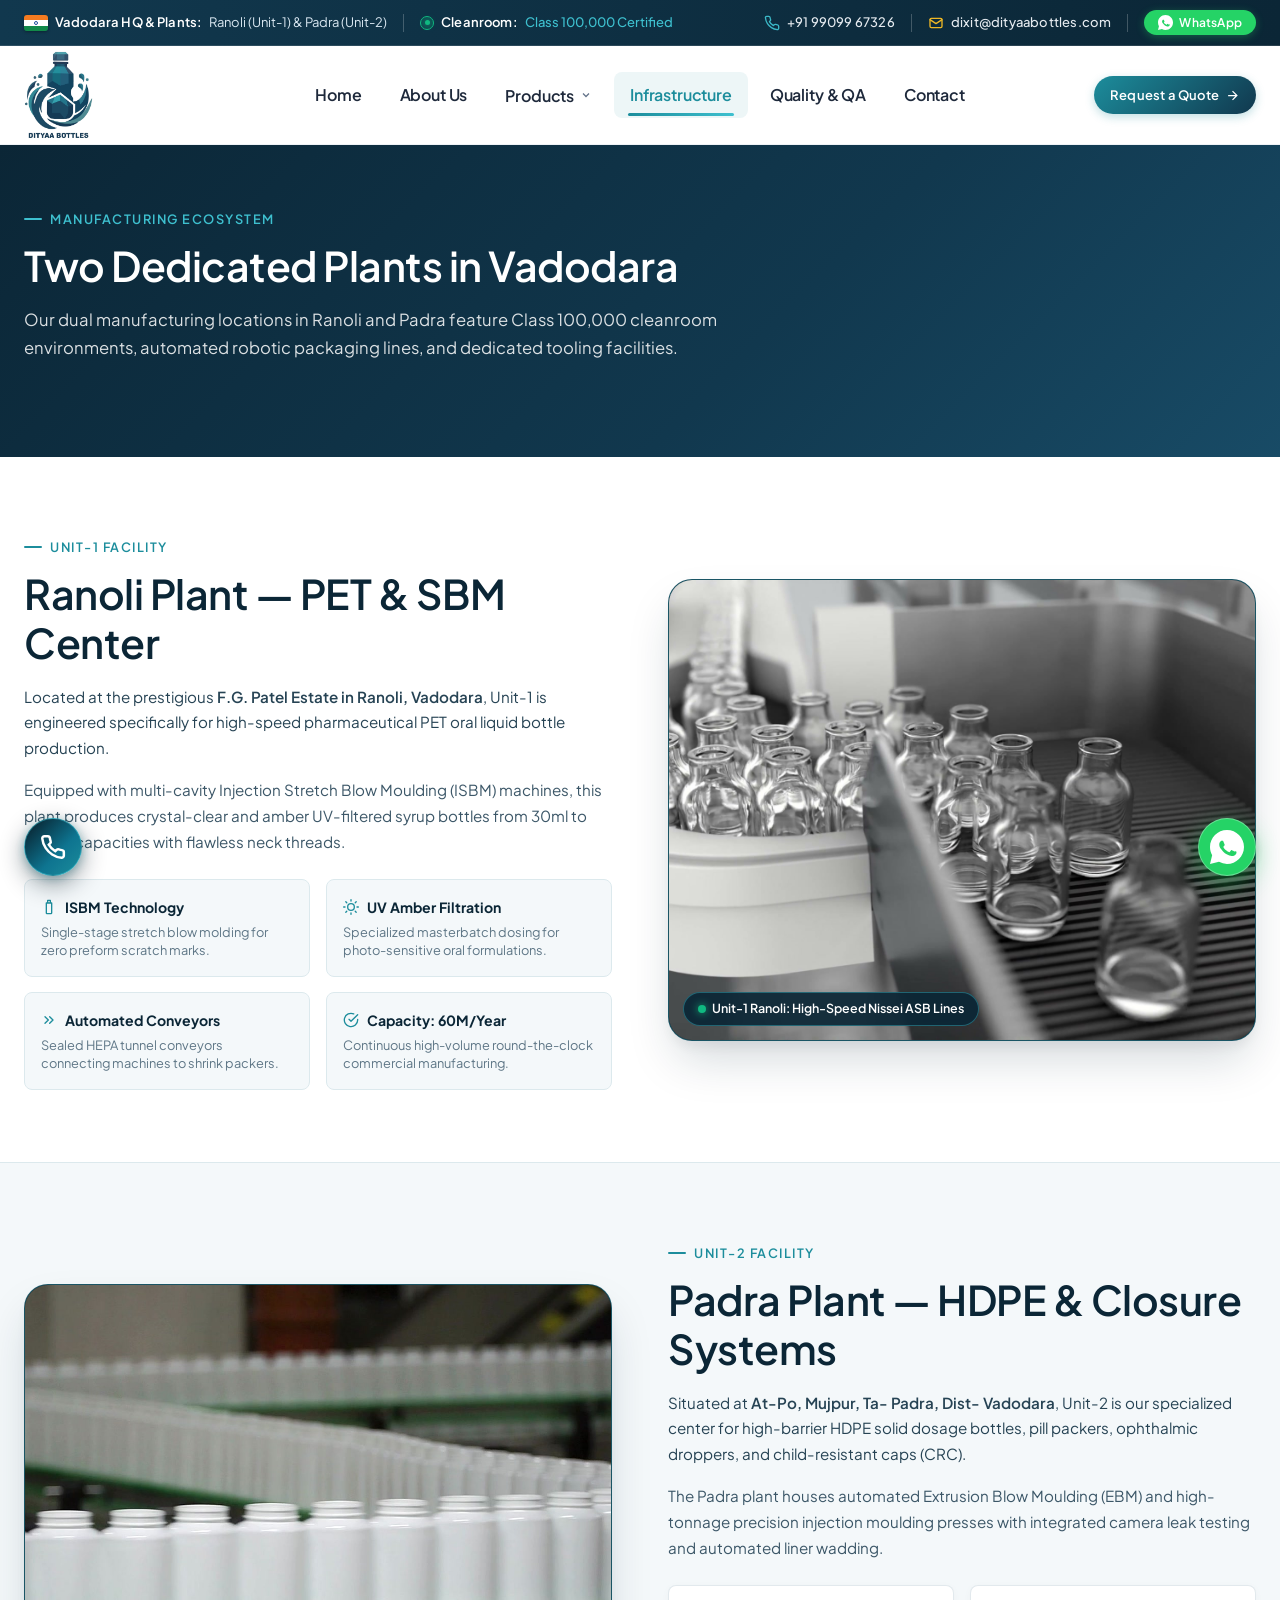
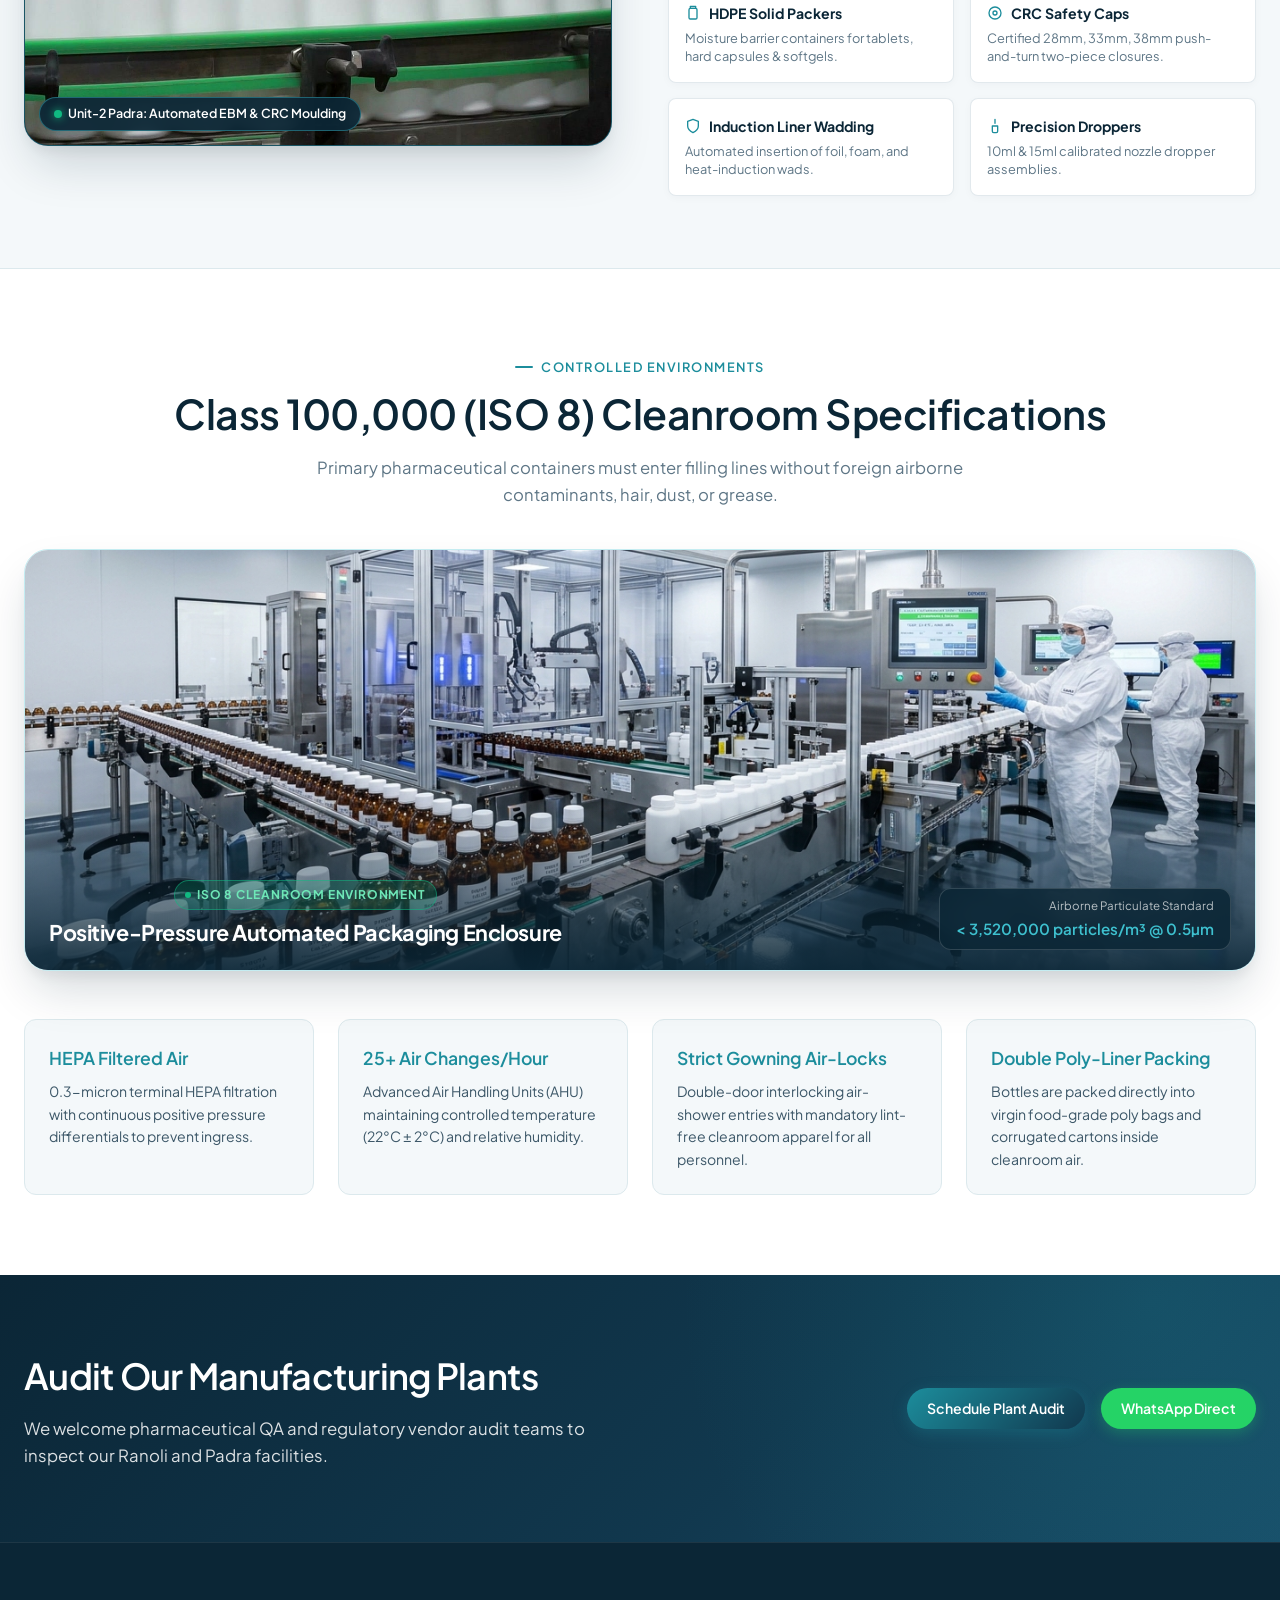
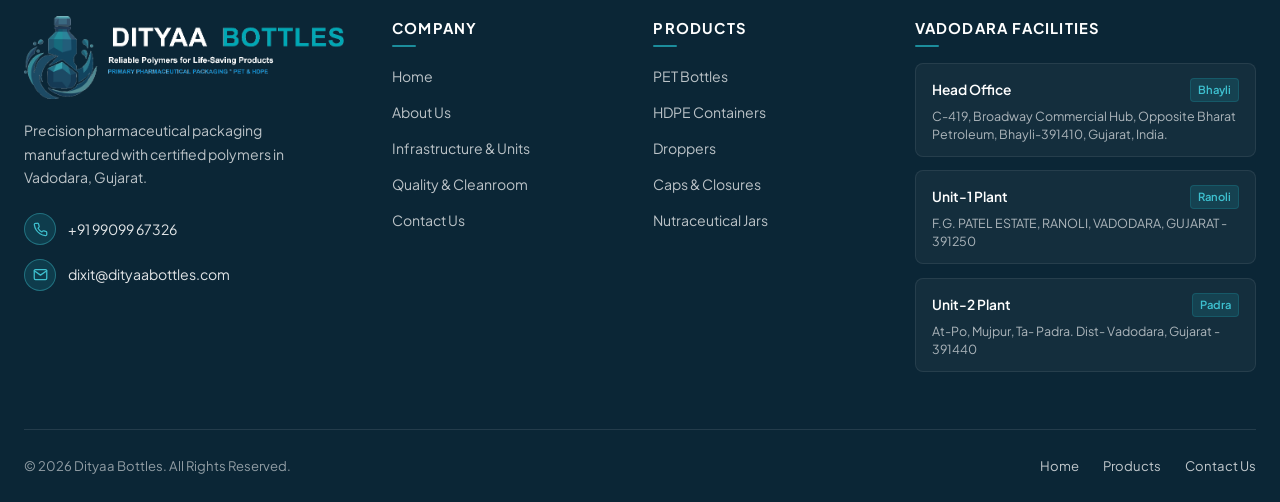
<file: infrastructure.html>
<!DOCTYPE html>
<html lang="en">
<head>
  <meta charset="UTF-8">
  <meta name="viewport" content="width=device-width, initial-scale=1.0">
  <title>Infrastructure & Manufacturing Plants | Dityaa Bottles</title>
  <meta name="description" content="Explore Dityaa Bottles' state-of-the-art dual manufacturing facilities in Ranoli and Padra, Vadodara. Class 100,000 cleanrooms, ISBM and EBM automated molding lines.">
  <link rel="icon" type="image/jpeg" href="assets/logo.jpeg">
    <link rel="preconnect" href="https://fonts.googleapis.com">
  <link rel="preconnect" href="https://fonts.gstatic.com" crossorigin>
  <link href="https://fonts.googleapis.com/css2?family=Plus+Jakarta+Sans:ital,wght@0,400;0,500;0,600;0,700;1,400;1,600&display=swap" rel="stylesheet">
  <link rel="stylesheet" href="styles.css">
  <style>
    .plant-detail {
      padding-block: 4.5rem;
      border-bottom: 1px solid var(--line);
    }
    .plant-grid {
      display: grid;
      grid-template-columns: 1fr 1fr;
      gap: 3.5rem;
      align-items: center;
    }
    .plant-feature-list {
      display: grid;
      grid-template-columns: repeat(2, 1fr);
      gap: 1rem;
      margin-top: 1.5rem;
    }
    .plant-feature {
      background: var(--bg-slate);
      border: 1px solid var(--line);
      border-radius: var(--radius-sm);
      padding: 1rem;
      transition: transform 0.2s ease, border-color 0.2s ease, box-shadow 0.2s ease;
    }
    .plant-feature:hover {
      transform: translateY(-2px);
      border-color: var(--cyan-primary);
      box-shadow: 0 4px 12px rgba(11, 38, 54, 0.06);
    }
    .plant-feature strong {
      display: inline-block;
      font-size: 0.88rem;
      color: var(--navy-deep);
      font-weight: 700;
    }
    .plant-feature span {
      display: block;
      font-size: 0.8rem;
      color: var(--ink-muted);
      line-height: 1.45;
    }
    @media (max-width: 900px) {
      .plant-grid { grid-template-columns: 1fr !important; gap: 2rem !important; }
      .plant-feature-list { grid-template-columns: 1fr !important; }
      .plant-grid img { height: 260px !important; }
      .plant-detail { padding-block: 3rem !important; }
      .plant-grid div[style*="order:2"] { order: 0 !important; }
      .cleanroom-showcase-img { height: 250px !important; }
    }
  </style>
</head>
<body>

      <!-- Top Announcement & Multi-Facility Contact Bar -->
  <aside class="topbar" aria-label="Corporate Contacts and Manufacturing Facilities">
    <div class="shell topbar-inner">
      <div class="topbar-left">
        <div class="topbar-unit">
          <span class="flag india-flag" aria-hidden="true" title="Vadodara, Gujarat, India"></span>
          <span class="topbar-label">Vadodara HQ &amp; Plants:</span>
          <span class="topbar-val">Ranoli (Unit-1) &amp; Padra (Unit-2)</span>
        </div>

        <span class="topbar-divider" aria-hidden="true"></span>

        <div class="topbar-unit cleanroom-unit">
          <span class="status-indicator" aria-hidden="true">
            <span class="status-indicator-dot"></span>
          </span>
          <span class="topbar-label">Cleanroom:</span>
          <span class="topbar-val cleanroom-val">Class 100,000 Certified</span>
        </div>
      </div>

      <div class="topbar-right">
        <a class="topbar-link" href="tel:+919909967326" title="Call Sales Office">
          <svg class="topbar-ico phone-ico" viewBox="0 0 24 24" fill="none" stroke="currentColor" stroke-width="2" stroke-linecap="round" stroke-linejoin="round">
            <path d="M22 16.92v3a2 2 0 0 1-2.18 2 19.79 19.79 0 0 1-8.63-3.07 19.5 19.5 0 0 1-6-6 19.79 19.79 0 0 1-3.07-8.67A2 2 0 0 1 4.11 2h3a2 2 0 0 1 2 1.72 12.84 12.84 0 0 0 .7 2.81 2 2 0 0 1-.45 2.11L8.09 9.91a16 16 0 0 0 6 6l1.27-1.27a2 2 0 0 1 2.11-.45 12.84 12.84 0 0 0 2.81.7A2 2 0 0 1 22 16.92z"/>
          </svg>
          <span class="topbar-link-text">+91 99099 67326</span>
        </a>

        <span class="topbar-divider" aria-hidden="true"></span>

        <a class="topbar-link" href="mailto:dixit@dityaabottles.com" title="Email Inquiries">
          <svg class="topbar-ico mail-ico" viewBox="0 0 24 24" fill="none" stroke="currentColor" stroke-width="2" stroke-linecap="round" stroke-linejoin="round">
            <rect x="3" y="5" width="18" height="14" rx="2"/>
            <polyline points="3 7 12 13 21 7"/>
          </svg>
          <span class="topbar-link-text">dixit@dityaabottles.com</span>
        </a>

        <span class="topbar-divider" aria-hidden="true"></span>

        <a class="topbar-wa-btn" href="https://wa.me/919909967326?text=Hello%20Dityaa%20Bottles%20team,%20I%20would%20like%20to%20inquire%20about%20pharmaceutical%20bottles%20and%20containers." target="_blank" rel="noopener" title="Direct WhatsApp Chat">
          <svg class="topbar-ico wa-ico" viewBox="0 0 32 32" aria-hidden="true">
            <path fill="#ffffff" d="M16 0C7.163 0 0 7.163 0 16c0 2.825.735 5.48 2.018 7.788L0 32l8.44-2.016A15.88 15.88 0 0 0 16 32c8.837 0 16-7.163 16-16S24.837 0 16 0z"/>
            <path fill="#25D366" d="M23.11 20.205c-.372-.187-2.203-1.088-2.546-1.213-.343-.125-.592-.187-.84.187-.248.372-.962 1.213-1.18 1.463-.218.25-.436.281-.808.094-.372-.187-1.57-.578-2.993-1.846-1.106-.985-1.852-2.202-2.07-2.574-.218-.372-.023-.574.163-.759.167-.167.372-.436.559-.654.187-.218.25-.372.375-.622.125-.25.063-.469-.031-.656-.094-.187-.84-2.028-1.152-2.778-.303-.733-.612-.633-.84-.645-.218-.011-.469-.011-.719-.011s-.656.094-.999.469c-.343.375-1.312 1.282-1.312 3.127s1.344 3.626 1.531 3.876c.187.25 2.641 4.032 6.401 5.655 3.596 1.551 4.331 1.244 5.112 1.168.781-.075 2.52-1.03 2.875-2.028.355-.998.355-1.854.25-2.028-.105-.174-.385-.278-.758-.465z"/>
          </svg>
          <span class="topbar-wa-text">WhatsApp</span>
        </a>
      </div>
    </div>
  </aside>

  <!-- Sticky Main Header -->
  <header class="site-header">
    <div class="shell header-inner">
      <a class="brand" href="index.html" aria-label="Dityaa Bottles Homepage">
        <img class="brand-logo-image" src="logo/logo.jpeg" alt="Dityaa Bottles - Reliable Polymers for Life-Saving Products">
      </a>

      <nav class="main-nav" id="mainNav" aria-label="Primary Navigation">
        <a class="nav-link" href="index.html">Home</a>
        <a class="nav-link" href="about.html">About Us</a>
        
        <div class="nav-dropdown">
          <button class="nav-dropdown-trigger" type="button" aria-expanded="false">
            Products
            <svg viewBox="0 0 24 24" fill="none" stroke="currentColor" stroke-width="2.5"><polyline points="6 9 12 15 18 9"></polyline></svg>
          </button>
          <div class="dropdown-menu">
            <a class="dropdown-item" href="products.html?cat=pet-bottles">
              <div class="dropdown-item-icon">
                <svg viewBox="0 0 24 24" fill="none" stroke="currentColor" stroke-width="2"><path d="M10 2h4v4h-4zM8 6h8v15a1 1 0 01-1 1H9a1 1 0 01-1-1V6z"/></svg>
              </div>
              <div>
                <strong>PET Oral Liquid Bottles</strong>
                <small style="display:block; color:var(--ink-muted); font-size:0.75rem;">Amber &amp; Clear Syrups</small>
              </div>
            </a>
            <a class="dropdown-item" href="products.html?cat=hdpe-containers">
              <div class="dropdown-item-icon">
                <svg viewBox="0 0 24 24" fill="none" stroke="currentColor" stroke-width="2"><rect x="6" y="5" width="12" height="16" rx="2"/><rect x="8" y="2" width="8" height="3"/></svg>
              </div>
              <div>
                <strong>HDPE Pill &amp; Tablet Packers</strong>
                <small style="display:block; color:var(--ink-muted); font-size:0.75rem;">Moisture Barrier Solid Dosage</small>
              </div>
            </a>
            <a class="dropdown-item" href="products.html?cat=droppers">
              <div class="dropdown-item-icon">
                <svg viewBox="0 0 24 24" fill="none" stroke="currentColor" stroke-width="2"><path d="M12 2v6m-4 4h8v8a2 2 0 01-2 2h-4a2 2 0 01-2-2v-8z"/></svg>
              </div>
              <div>
                <strong>Ophthalmic &amp; Droppers</strong>
                <small style="display:block; color:var(--ink-muted); font-size:0.75rem;">Calibrated Nozzles &amp; Pipettes</small>
              </div>
            </a>
            <a class="dropdown-item" href="products.html?cat=caps-closures">
              <div class="dropdown-item-icon">
                <svg viewBox="0 0 24 24" fill="none" stroke="currentColor" stroke-width="2"><circle cx="12" cy="12" r="9"/><circle cx="12" cy="12" r="3"/></svg>
              </div>
              <div>
                <strong>Child-Resistant Caps (CRC)</strong>
                <small style="display:block; color:var(--ink-muted); font-size:0.75rem;">Push &amp; Turn Safety Closures</small>
              </div>
            </a>
            <a class="dropdown-item" href="products.html?cat=jars">
              <div class="dropdown-item-icon">
                <svg viewBox="0 0 24 24" fill="none" stroke="currentColor" stroke-width="2"><rect x="5" y="4" width="14" height="16" rx="3"/></svg>
              </div>
              <div>
                <strong>Nutraceutical Jars</strong>
                <small style="display:block; color:var(--ink-muted); font-size:0.75rem;">Wide-Mouth Containers</small>
              </div>
            </a>
            <div class="dropdown-divider"></div>
            <a class="dropdown-item" href="products.html" style="font-weight:700; color:var(--cyan-primary);">
              <span>Browse All Packaging Catalog &rarr;</span>
            </a>
          </div>
        </div>

        <a class="nav-link active" href="infrastructure.html">Infrastructure</a>
        <a class="nav-link" href="quality.html">Quality &amp; QA</a>
        <a class="nav-link" href="contact.html">Contact</a>
      </nav>

      <div class="header-actions">
        <button class="header-cta js-open-quote">
          Request a Quote
          <svg viewBox="0 0 24 24" fill="none" stroke="currentColor" stroke-width="2"><path d="M5 12h14M12 5l7 7-7 7"/></svg>
        </button>
        <button class="mobile-toggle" aria-label="Toggle navigation menu" aria-expanded="false">
          <span></span><span></span><span></span>
        </button>
      </div>
    </div>
  </header>

  <main>
    <!-- Page Hero -->
    <section class="page-hero" style="background:linear-gradient(135deg, var(--navy-deep) 0%, var(--navy) 60%, var(--navy-light) 100%); color:#fff; padding-block:3.5rem 4rem;">
      <div class="shell">
        <span class="section-kicker white">Manufacturing Ecosystem</span>
        <h1 class="section-title white">Two Dedicated Plants in Vadodara</h1>
        <p class="section-subtitle white">
          Our dual manufacturing locations in Ranoli and Padra feature Class 100,000 cleanroom environments, automated robotic packaging lines, and dedicated tooling facilities.
        </p>
      </div>
    </section>

    <!-- Unit 1 Ranoli Deep Dive -->
    <section class="plant-detail">
      <div class="shell plant-grid">
        <div>
          <span class="section-kicker">Unit-1 Facility</span>
          <h2 class="section-title">Ranoli Plant — PET &amp; SBM Center</h2>
          <p style="font-size:0.95rem; line-height:1.7; color:var(--ink-700); margin-bottom:1rem;">
            Located at the prestigious <strong>F.G. Patel Estate in Ranoli, Vadodara</strong>, Unit-1 is engineered specifically for high-speed pharmaceutical PET oral liquid bottle production.
          </p>
          <p style="font-size:0.95rem; line-height:1.7; color:var(--ink-600); margin-bottom:1.5rem;">
            Equipped with multi-cavity Injection Stretch Blow Moulding (ISBM) machines, this plant produces crystal-clear and amber UV-filtered syrup bottles from 30ml to 500ml capacities with flawless neck threads.
          </p>

          <div class="plant-feature-list">
            <div class="plant-feature">
              <div style="display:flex; align-items:center; gap:8px; margin-bottom:4px;">
                <svg viewBox="0 0 24 24" width="16" height="16" fill="none" stroke="var(--cyan-primary)" stroke-width="2" stroke-linecap="round" stroke-linejoin="round"><path d="M10 2h4v4h-4zM8 6h8v15a1 1 0 01-1 1H9a1 1 0 01-1-1V6z"/></svg>
                <strong>ISBM Technology</strong>
              </div>
              <span>Single-stage stretch blow molding for zero preform scratch marks.</span>
            </div>
            <div class="plant-feature">
              <div style="display:flex; align-items:center; gap:8px; margin-bottom:4px;">
                <svg viewBox="0 0 24 24" width="16" height="16" fill="none" stroke="var(--cyan-primary)" stroke-width="2" stroke-linecap="round" stroke-linejoin="round"><circle cx="12" cy="12" r="5"/><line x1="12" y1="1" x2="12" y2="3"/><line x1="12" y1="21" x2="12" y2="23"/><line x1="4.22" y1="4.22" x2="5.64" y2="5.64"/><line x1="18.36" y1="18.36" x2="19.78" y2="19.78"/><line x1="1" y1="12" x2="3" y2="12"/><line x1="21" y1="12" x2="23" y2="12"/><line x1="4.22" y1="19.78" x2="5.64" y2="18.36"/><line x1="18.36" y1="5.64" x2="19.78" y2="4.22"/></svg>
                <strong>UV Amber Filtration</strong>
              </div>
              <span>Specialized masterbatch dosing for photo-sensitive oral formulations.</span>
            </div>
            <div class="plant-feature">
              <div style="display:flex; align-items:center; gap:8px; margin-bottom:4px;">
                <svg viewBox="0 0 24 24" width="16" height="16" fill="none" stroke="var(--cyan-primary)" stroke-width="2" stroke-linecap="round" stroke-linejoin="round"><polyline points="13 17 18 12 13 7"/><polyline points="6 17 11 12 6 7"/></svg>
                <strong>Automated Conveyors</strong>
              </div>
              <span>Sealed HEPA tunnel conveyors connecting machines to shrink packers.</span>
            </div>
            <div class="plant-feature">
              <div style="display:flex; align-items:center; gap:8px; margin-bottom:4px;">
                <svg viewBox="0 0 24 24" width="16" height="16" fill="none" stroke="var(--cyan-primary)" stroke-width="2" stroke-linecap="round" stroke-linejoin="round"><path d="M22 11.08V12a10 10 0 1 1-5.93-9.14"/><polyline points="22 4 12 14.01 9 11.01"/></svg>
                <strong>Capacity: 60M/Year</strong>
              </div>
              <span>Continuous high-volume round-the-clock commercial manufacturing.</span>
            </div>
          </div>
        </div>

        <div>
          <div style="background:var(--navy-deep); border-radius:var(--radius-xl); overflow:hidden; border:1px solid rgba(62,192,207,0.3); box-shadow:var(--shadow-xl); position:relative;">
            <img src="assets/infra-ranoli-isbm.jpg" alt="Ranoli Plant High-Speed PET ISBM Bottling Lines" loading="lazy" decoding="async" style="width:100%; height:460px; object-fit:cover; object-position:center; display:block;">
            <div style="position:absolute; bottom:14px; left:14px; background:rgba(11,38,54,0.92); backdrop-filter:blur(8px); border:1px solid rgba(62,192,207,0.4); border-radius:999px; padding:6px 14px; font-size:0.78rem; font-weight:600; color:#fff; display:flex; align-items:center; gap:6px;">
              <span style="width:8px; height:8px; background:#10b981; border-radius:50%; box-shadow:0 0 8px #10b981;"></span>
              Unit-1 Ranoli: High-Speed Nissei ASB Lines
            </div>
          </div>
        </div>
      </div>
    </section>

    <!-- Unit 2 Padra Deep Dive -->
    <section class="plant-detail" style="background:var(--bg-slate);">
      <div class="shell plant-grid">
        <div style="order:2;">
          <span class="section-kicker">Unit-2 Facility</span>
          <h2 class="section-title">Padra Plant — HDPE &amp; Closure Systems</h2>
          <p style="font-size:0.95rem; line-height:1.7; color:var(--ink-700); margin-bottom:1rem;">
            Situated at <strong>At-Po, Mujpur, Ta- Padra, Dist- Vadodara</strong>, Unit-2 is our specialized center for high-barrier HDPE solid dosage bottles, pill packers, ophthalmic droppers, and child-resistant caps (CRC).
          </p>
          <p style="font-size:0.95rem; line-height:1.7; color:var(--ink-600); margin-bottom:1.5rem;">
            The Padra plant houses automated Extrusion Blow Moulding (EBM) and high-tonnage precision injection moulding presses with integrated camera leak testing and automated liner wadding.
          </p>

          <div class="plant-feature-list">
            <div class="plant-feature" style="background:#ffffff; border:1px solid rgba(16,77,105,0.12); box-shadow:0 2px 8px rgba(11,38,54,0.03);">
              <div style="display:flex; align-items:center; gap:8px; margin-bottom:4px;">
                <svg viewBox="0 0 24 24" width="16" height="16" fill="none" stroke="var(--cyan-primary)" stroke-width="2" stroke-linecap="round" stroke-linejoin="round"><rect x="6" y="5" width="12" height="16" rx="2"/><rect x="8" y="2" width="8" height="3"/></svg>
                <strong>HDPE Solid Packers</strong>
              </div>
              <span>Moisture barrier containers for tablets, hard capsules &amp; softgels.</span>
            </div>
            <div class="plant-feature" style="background:#ffffff; border:1px solid rgba(16,77,105,0.12); box-shadow:0 2px 8px rgba(11,38,54,0.03);">
              <div style="display:flex; align-items:center; gap:8px; margin-bottom:4px;">
                <svg viewBox="0 0 24 24" width="16" height="16" fill="none" stroke="var(--cyan-primary)" stroke-width="2" stroke-linecap="round" stroke-linejoin="round"><circle cx="12" cy="12" r="9"/><circle cx="12" cy="12" r="3"/></svg>
                <strong>CRC Safety Caps</strong>
              </div>
              <span>Certified 28mm, 33mm, 38mm push-and-turn two-piece closures.</span>
            </div>
            <div class="plant-feature" style="background:#ffffff; border:1px solid rgba(16,77,105,0.12); box-shadow:0 2px 8px rgba(11,38,54,0.03);">
              <div style="display:flex; align-items:center; gap:8px; margin-bottom:4px;">
                <svg viewBox="0 0 24 24" width="16" height="16" fill="none" stroke="var(--cyan-primary)" stroke-width="2" stroke-linecap="round" stroke-linejoin="round"><path d="M12 22s8-4 8-10V5l-8-3-8 3v7c0 6 8 10 8 10z"/></svg>
                <strong>Induction Liner Wadding</strong>
              </div>
              <span>Automated insertion of foil, foam, and heat-induction wads.</span>
            </div>
            <div class="plant-feature" style="background:#ffffff; border:1px solid rgba(16,77,105,0.12); box-shadow:0 2px 8px rgba(11,38,54,0.03);">
              <div style="display:flex; align-items:center; gap:8px; margin-bottom:4px;">
                <svg viewBox="0 0 24 24" width="16" height="16" fill="none" stroke="var(--cyan-primary)" stroke-width="2" stroke-linecap="round" stroke-linejoin="round"><path d="M12 2v6m-4 4h8v8a2 2 0 01-2 2h-4a2 2 0 01-2-2v-8z"/></svg>
                <strong>Precision Droppers</strong>
              </div>
              <span>10ml &amp; 15ml calibrated nozzle dropper assemblies.</span>
            </div>
          </div>
        </div>

        <div style="order:1;">
          <div style="background:var(--navy-deep); border-radius:var(--radius-xl); overflow:hidden; border:1px solid rgba(62,192,207,0.3); box-shadow:var(--shadow-xl); position:relative;">
            <img src="assets/infra-padra-ebm.jpg" alt="Padra Plant Extrusion Blow Moulding Lines" loading="lazy" decoding="async" style="width:100%; height:460px; object-fit:cover; object-position:center; display:block;">
            <div style="position:absolute; bottom:14px; left:14px; background:rgba(11,38,54,0.92); backdrop-filter:blur(8px); border:1px solid rgba(62,192,207,0.4); border-radius:999px; padding:6px 14px; font-size:0.78rem; font-weight:600; color:#fff; display:flex; align-items:center; gap:6px;">
              <span style="width:8px; height:8px; background:#10b981; border-radius:50%; box-shadow:0 0 8px #10b981;"></span>
              Unit-2 Padra: Automated EBM &amp; CRC Moulding
            </div>
          </div>
        </div>
      </div>
    </section>

    <!-- Cleanroom Class 100,000 Engineering -->
    <section style="padding-block:5rem; background:#ffffff;">
      <div class="shell text-center">
        <span class="section-kicker">Controlled Environments</span>
        <h2 class="section-title">Class 100,000 (ISO 8) Cleanroom Specifications</h2>
        <p class="section-subtitle">
          Primary pharmaceutical containers must enter filling lines without foreign airborne contaminants, hair, dust, or grease.
        </p>

        <!-- Cleanroom Facility Real Photo Showcase -->
        <div style="margin-top:2.5rem; border-radius:var(--radius-xl); overflow:hidden; border:1px solid rgba(62,192,207,0.3); box-shadow:var(--shadow-xl); position:relative;">
          <img class="cleanroom-showcase-img" src="assets/pharma-cleanroom-facility.jpg" alt="Dityaa Bottles Class 100,000 ISO 8 Cleanroom Packaging Facility" loading="lazy" decoding="async" style="width:100%; height:420px; object-fit:cover; display:block;">
          <div style="position:absolute; inset:0; background:linear-gradient(180deg, transparent 60%, rgba(11,38,54,0.92) 100%);"></div>
          <div style="position:absolute; bottom:20px; left:24px; right:24px; display:flex; justify-content:space-between; align-items:flex-end; flex-wrap:wrap; gap:1rem;">
            <div>
              <span style="display:inline-flex; align-items:center; gap:6px; background:rgba(16,185,129,0.2); border:1px solid rgba(16,185,129,0.5); color:#6ee7b7; padding:4px 10px; border-radius:999px; font-size:0.75rem; font-weight:700; text-transform:uppercase; letter-spacing:0.8px; margin-bottom:6px;">
                <span style="width:6px; height:6px; background:#10b981; border-radius:50%;"></span>
                ISO 8 Cleanroom Environment
              </span>
              <h3 style="color:#ffffff; margin:0; font-size:1.35rem; font-weight:700;">Positive-Pressure Automated Packaging Enclosure</h3>
            </div>
            <div style="background:rgba(11,38,54,0.85); backdrop-filter:blur(8px); border:1px solid rgba(255,255,255,0.15); padding:8px 16px; border-radius:var(--radius-md); text-align:right;">
              <span style="font-size:0.72rem; color:rgba(255,255,255,0.7); display:block;">Airborne Particulate Standard</span>
              <strong style="color:var(--cyan-vibrant); font-size:0.95rem;">&lt; 3,520,000 particles/m³ @ 0.5µm</strong>
            </div>
          </div>
        </div>

        <div style="display:grid; grid-template-columns:repeat(auto-fit, minmax(240px, 1fr)); gap:1.5rem; margin-top:3rem; text-align:left;">
          <div style="background:var(--bg-slate); border:1px solid var(--line); border-radius:var(--radius-md); padding:1.5rem;">
            <strong style="color:var(--cyan-primary); font-size:1.1rem; display:block; margin-bottom:0.5rem;">HEPA Filtered Air</strong>
            <p style="font-size:0.88rem; color:var(--ink-600); margin:0;">0.3-micron terminal HEPA filtration with continuous positive pressure differentials to prevent ingress.</p>
          </div>
          <div style="background:var(--bg-slate); border:1px solid var(--line); border-radius:var(--radius-md); padding:1.5rem;">
            <strong style="color:var(--cyan-primary); font-size:1.1rem; display:block; margin-bottom:0.5rem;">25+ Air Changes/Hour</strong>
            <p style="font-size:0.88rem; color:var(--ink-600); margin:0;">Advanced Air Handling Units (AHU) maintaining controlled temperature (22°C ± 2°C) and relative humidity.</p>
          </div>
          <div style="background:var(--bg-slate); border:1px solid var(--line); border-radius:var(--radius-md); padding:1.5rem;">
            <strong style="color:var(--cyan-primary); font-size:1.1rem; display:block; margin-bottom:0.5rem;">Strict Gowning Air-Locks</strong>
            <p style="font-size:0.88rem; color:var(--ink-600); margin:0;">Double-door interlocking air-shower entries with mandatory lint-free cleanroom apparel for all personnel.</p>
          </div>
          <div style="background:var(--bg-slate); border:1px solid var(--line); border-radius:var(--radius-md); padding:1.5rem;">
            <strong style="color:var(--cyan-primary); font-size:1.1rem; display:block; margin-bottom:0.5rem;">Double Poly-Liner Packing</strong>
            <p style="font-size:0.88rem; color:var(--ink-600); margin:0;">Bottles are packed directly into virgin food-grade poly bags and corrugated cartons inside cleanroom air.</p>
          </div>
        </div>
      </div>
    </section>

    <!-- Call to action -->
    <section class="cta-banner">
      <div class="shell cta-inner">
        <div class="cta-text">
          <h2>Audit Our Manufacturing Plants</h2>
          <p>We welcome pharmaceutical QA and regulatory vendor audit teams to inspect our Ranoli and Padra facilities.</p>
        </div>
        <div class="cta-actions">
          <a class="btn btn-primary" href="contact.html">Schedule Plant Audit</a>
          <a class="btn btn-whatsapp" href="https://wa.me/919909967326?text=Hello%20Dityaa%20Bottles,%20we%20would%20like%20to%20schedule%20a%20factory%20audit." target="_blank" rel="noopener">WhatsApp Direct</a>
        </div>
      </div>
    </section>
  </main>

  <!-- Footer -->
  <footer class="site-footer">
    <div class="shell footer-top">
      <div class="footer-brand">
        <a class="footer-brand-logo" href="index.html" aria-label="Dityaa Bottles Homepage">
          <img class="footer-logo-img" src="assets/dityaa-logo-footer.png" alt="Dityaa Bottles - Reliable Polymers for Life-Saving Products" loading="lazy" decoding="async">
        </a>
        <p class="footer-bio">
          Precision pharmaceutical packaging manufactured with certified polymers in Vadodara, Gujarat.
        </p>
        <div class="footer-contact-direct">
          <a class="f-contact-link" href="tel:+919909967326">
            <span class="f-contact-icon">
              <svg viewBox="0 0 24 24" fill="none" stroke="currentColor" stroke-width="2" stroke-linecap="round" stroke-linejoin="round">
                <path d="M22 16.92v3a2 2 0 0 1-2.18 2 19.79 19.79 0 0 1-8.63-3.07 19.5 19.5 0 0 1-6-6 19.79 19.79 0 0 1-3.07-8.67A2 2 0 0 1 4.11 2h3a2 2 0 0 1 2 1.72 12.84 12.84 0 0 0 .7 2.81 2 2 0 0 1-.45 2.11L8.09 9.91a16 16 0 0 0 6 6l1.27-1.27a2 2 0 0 1 2.11-.45 12.84 12.84 0 0 0 2.81.7A2 2 0 0 1 22 16.92z"/>
              </svg>
            </span>
            <span>+91 99099 67326</span>
          </a>
          <a class="f-contact-link" href="mailto:dixit@dityaabottles.com">
            <span class="f-contact-icon">
              <svg viewBox="0 0 24 24" fill="none" stroke="currentColor" stroke-width="2" stroke-linecap="round" stroke-linejoin="round">
                <path d="M4 4h16c1.1 0 2 .9 2 2v12c0 1.1-.9 2-2 2H4c-1.1 0-2-.9-2-2V6c0-1.1.9-2 2-2z"/>
                <polyline points="22,6 12,13 2,6"/>
              </svg>
            </span>
            <span>dixit@dityaabottles.com</span>
          </a>
        </div>
      </div>

      <div>
        <h4 class="footer-heading">Company</h4>
        <ul class="footer-links">
          <li><a href="index.html">Home</a></li>
          <li><a href="about.html">About Us</a></li>
          <li><a href="infrastructure.html">Infrastructure &amp; Units</a></li>
          <li><a href="quality.html">Quality &amp; Cleanroom</a></li>
          <li><a href="contact.html">Contact Us</a></li>
        </ul>
      </div>

      <div>
        <h4 class="footer-heading">Products</h4>
        <ul class="footer-links">
          <li><a href="products.html?cat=pet-bottles">PET Bottles</a></li>
          <li><a href="products.html?cat=hdpe-containers">HDPE Containers</a></li>
          <li><a href="products.html?cat=droppers">Droppers</a></li>
          <li><a href="products.html?cat=caps-closures">Caps &amp; Closures</a></li>
          <li><a href="products.html?cat=jars">Nutraceutical Jars</a></li>
        </ul>
      </div>

      <div>
        <h4 class="footer-heading">Vadodara Facilities</h4>
        <div class="footer-facilities">
          <div class="footer-fac-card">
            <div class="fac-head"><strong>Head Office</strong><span class="fac-badge">Bhayli</span></div>
            <p class="fac-text">C-419, Broadway Commercial Hub, Opposite Bharat Petroleum, Bhayli-391410, Gujarat, India.</p>
          </div>
          <div class="footer-fac-card">
            <div class="fac-head"><strong>Unit-1 Plant</strong><span class="fac-badge">Ranoli</span></div>
            <p class="fac-text">F.G. PATEL ESTATE, RANOLI, VADODARA, GUJARAT - 391250</p>
          </div>
          <div class="footer-fac-card">
            <div class="fac-head"><strong>Unit-2 Plant</strong><span class="fac-badge">Padra</span></div>
            <p class="fac-text">At-Po, Mujpur, Ta- Padra. Dist- Vadodara, Gujarat - 391440</p>
          </div>
        </div>
      </div>
    </div>

    <div class="shell footer-bottom">
      <span>&copy; 2026 Dityaa Bottles. All Rights Reserved.</span>
      <div style="display:flex; gap:1.5rem;">
        <a href="index.html">Home</a>
        <a href="products.html">Products</a>
        <a href="contact.html">Contact Us</a>
      </div>
    </div>
  </footer>

  <!-- Modal Dialog -->
  <dialog class="modal" id="quoteModal">
    <div class="modal-content">
      <div class="modal-header">
        <button class="modal-close" data-close-modal aria-label="Close dialog">
          <svg viewBox="0 0 24 24" fill="none" stroke="currentColor" stroke-width="2"><line x1="18" y1="6" x2="6" y2="18"/><line x1="6" y1="6" x2="18" y2="18"/></svg>
        </button>
        <h3>Request Packaging Quote &amp; Samples</h3>
        <p>Direct supply from our Vadodara manufacturing plants.</p>
      </div>
      <div class="modal-body">
        <form id="quoteForm">
          <div class="form-grid">
            <div class="form-group">
              <label for="quoteName">Contact Name *</label>
              <input type="text" id="quoteName" name="name" required placeholder="Full Name">
            </div>
            <div class="form-group">
              <label for="quoteCompany">Pharma Company *</label>
              <input type="text" id="quoteCompany" name="company" required placeholder="Company Name">
            </div>
            <div class="form-group">
              <label for="quotePhone">Phone / WhatsApp *</label>
              <input type="tel" id="quotePhone" name="phone" required placeholder="+91 98765 43210">
            </div>
            <div class="form-group">
              <label for="quoteEmail">Business Email *</label>
              <input type="email" id="quoteEmail" name="email" required placeholder="you@pharma.com">
            </div>
            <div class="form-group">
              <label for="quoteProductInput">Product Container</label>
              <input type="text" id="quoteProductInput" name="product" placeholder="e.g. PET Amber 100ml">
            </div>
            <div class="form-group">
              <label for="quoteQuantity">Quantity</label>
              <select id="quoteQuantity" name="quantity">
                <option value="Free Sample Kit">Free Sample Kit Evaluation</option>
                <option value="10,000 - 50,000 units">10,000 - 50,000 units</option>
                <option value="50,000 - 200,000 units">50,000 - 200,000 units</option>
                <option value="200,000+ units">200,000+ units (Bulk Contract)</option>
              </select>
            </div>
            <div class="form-group full">
              <label for="quoteNotes">Technical Specifications</label>
              <textarea id="quoteNotes" name="notes" rows="3" placeholder="Neck size, fill liquid/solid, induction seal requirements..."></textarea>
            </div>
          </div>
          <div class="form-actions">
            <button type="submit" class="btn btn-primary" style="flex:1;">Submit Quotation Request &rarr;</button>
            <button type="button" class="btn btn-outline" data-close-modal>Cancel</button>
          </div>
        </form>
      </div>
    </div>
  </dialog>

  <!-- Floating Quick-Action CTAs (Call Left & WhatsApp Right) -->
  <a class="float-call-btn" href="tel:+919909967326" aria-label="Call Dityaa Bottles at +91 99099 67326" title="Call Dityaa Bottles (+91 99099 67326)">
    <svg viewBox="0 0 24 24" aria-hidden="true">
      <path d="M22 16.92v3a2 2 0 0 1-2.18 2 19.79 19.79 0 0 1-8.63-3.07 19.5 19.5 0 0 1-6-6 19.79 19.79 0 0 1-3.07-8.67A2 2 0 0 1 4.11 2h3a2 2 0 0 1 2 1.72 12.84 12.84 0 0 0 .7 2.81 2 2 0 0 1-.45 2.11L8.09 9.91a16 16 0 0 0 6 6l1.27-1.27a2 2 0 0 1 2.11-.45 12.84 12.84 0 0 0 2.81.7A2 2 0 0 1 22 16.92z"></path>
    </svg>
  </a>

  <a class="float-whatsapp" href="https://wa.me/919909967326?text=Hello%20Dityaa%20Bottles%20team,%20I%20am%20interested%20in%20your%20products." target="_blank" rel="noopener" aria-label="Chat on WhatsApp with Dityaa Bottles" title="Chat on WhatsApp (+91 99099 67326)">
    <svg viewBox="0 0 32 32" aria-hidden="true">
      <path fill="#ffffff" d="M16 0C7.163 0 0 7.163 0 16c0 2.825.735 5.48 2.018 7.788L0 32l8.44-2.016A15.88 15.88 0 0 0 16 32c8.837 0 16-7.163 16-16S24.837 0 16 0z"/>
      <path fill="#25D366" d="M23.11 20.205c-.372-.187-2.203-1.088-2.546-1.213-.343-.125-.592-.187-.84.187-.248.372-.962 1.213-1.18 1.463-.218.25-.436.281-.808.094-.372-.187-1.57-.578-2.993-1.846-1.106-.985-1.852-2.202-2.07-2.574-.218-.372-.023-.574.163-.759.167-.167.372-.436.559-.654.187-.218.25-.372.375-.622.125-.25.063-.469-.031-.656-.094-.187-.84-2.028-1.152-2.778-.303-.733-.612-.633-.84-.645-.218-.011-.469-.011-.719-.011s-.656.094-.999.469c-.343.375-1.312 1.282-1.312 3.127s1.344 3.626 1.531 3.876c.187.25 2.641 4.032 6.401 5.655 3.596 1.551 4.331 1.244 5.112 1.168.781-.075 2.52-1.03 2.875-2.028.355-.998.355-1.854.25-2.028-.105-.174-.385-.278-.758-.465z"/>
    </svg>
  </a>

  <div class="toast" id="toast" role="status" aria-live="polite"></div>
  <script src="script.js"></script>
</body>
</html>
</file>
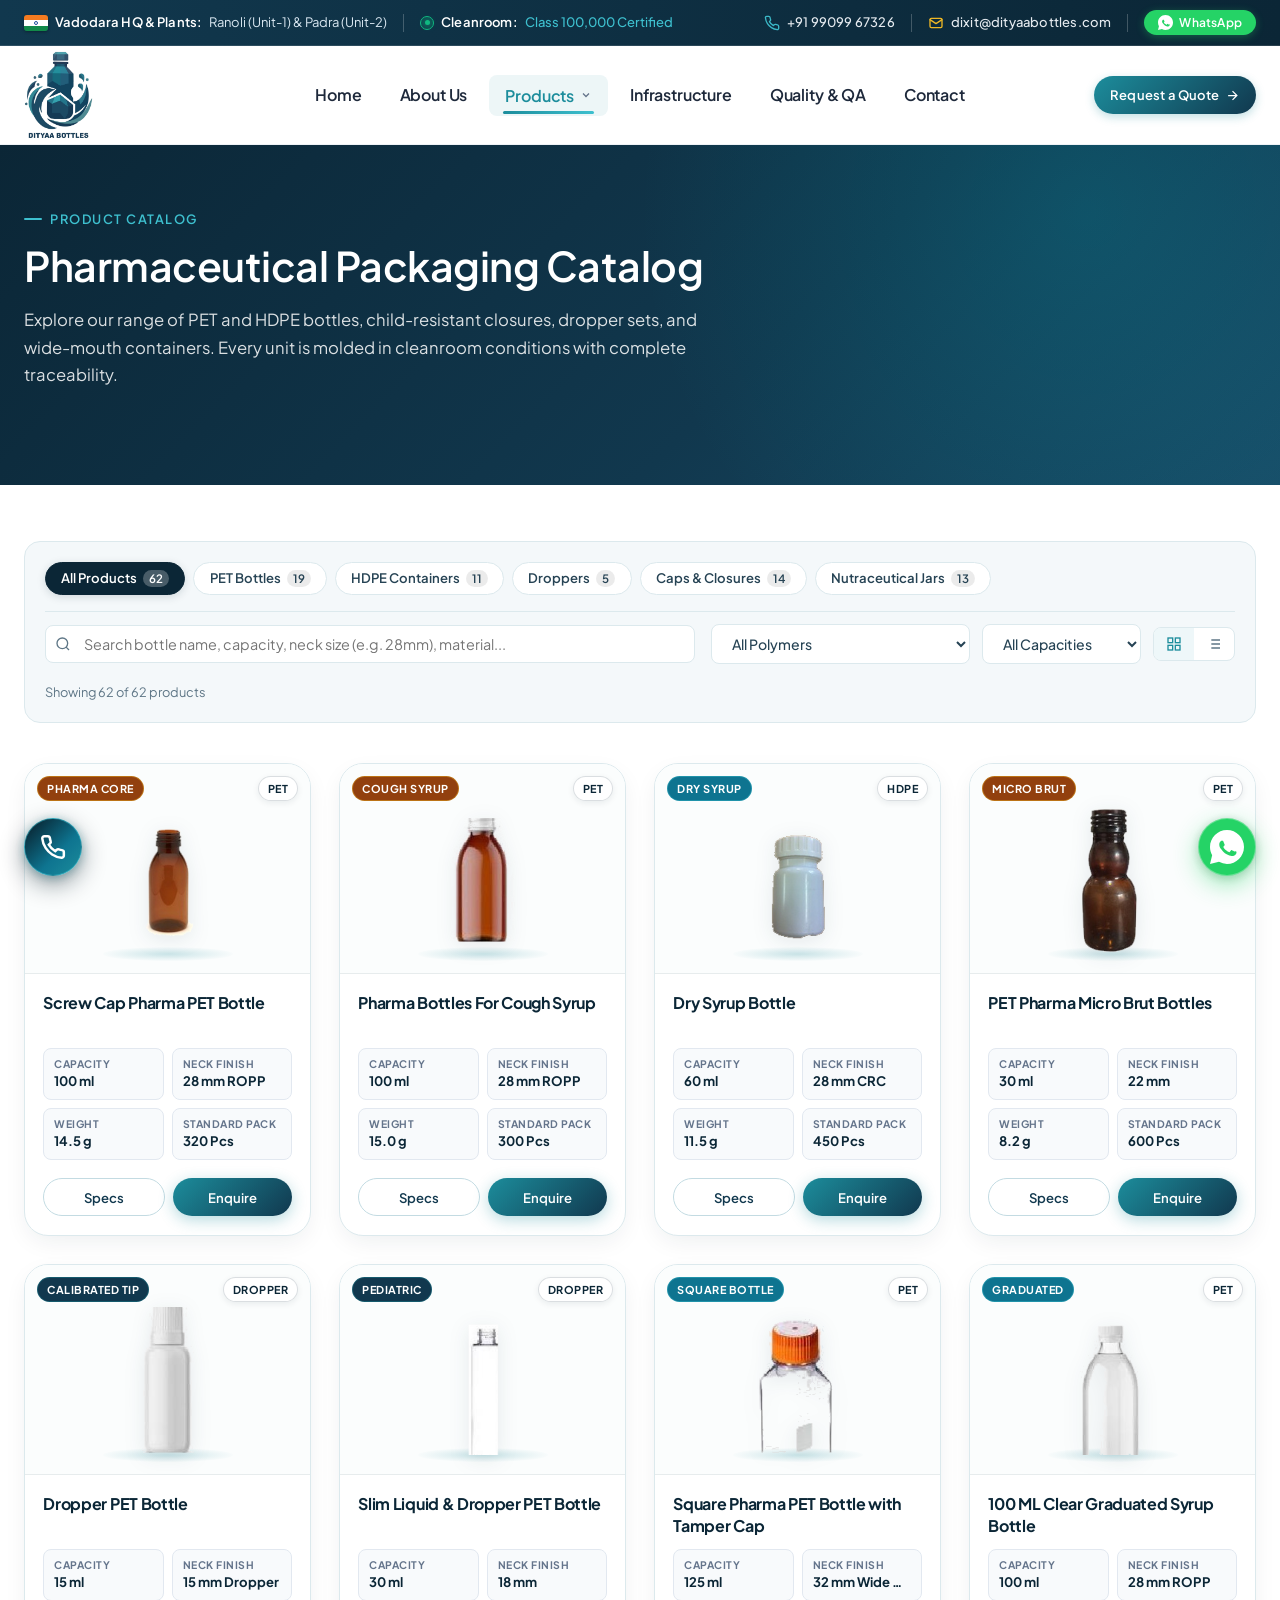
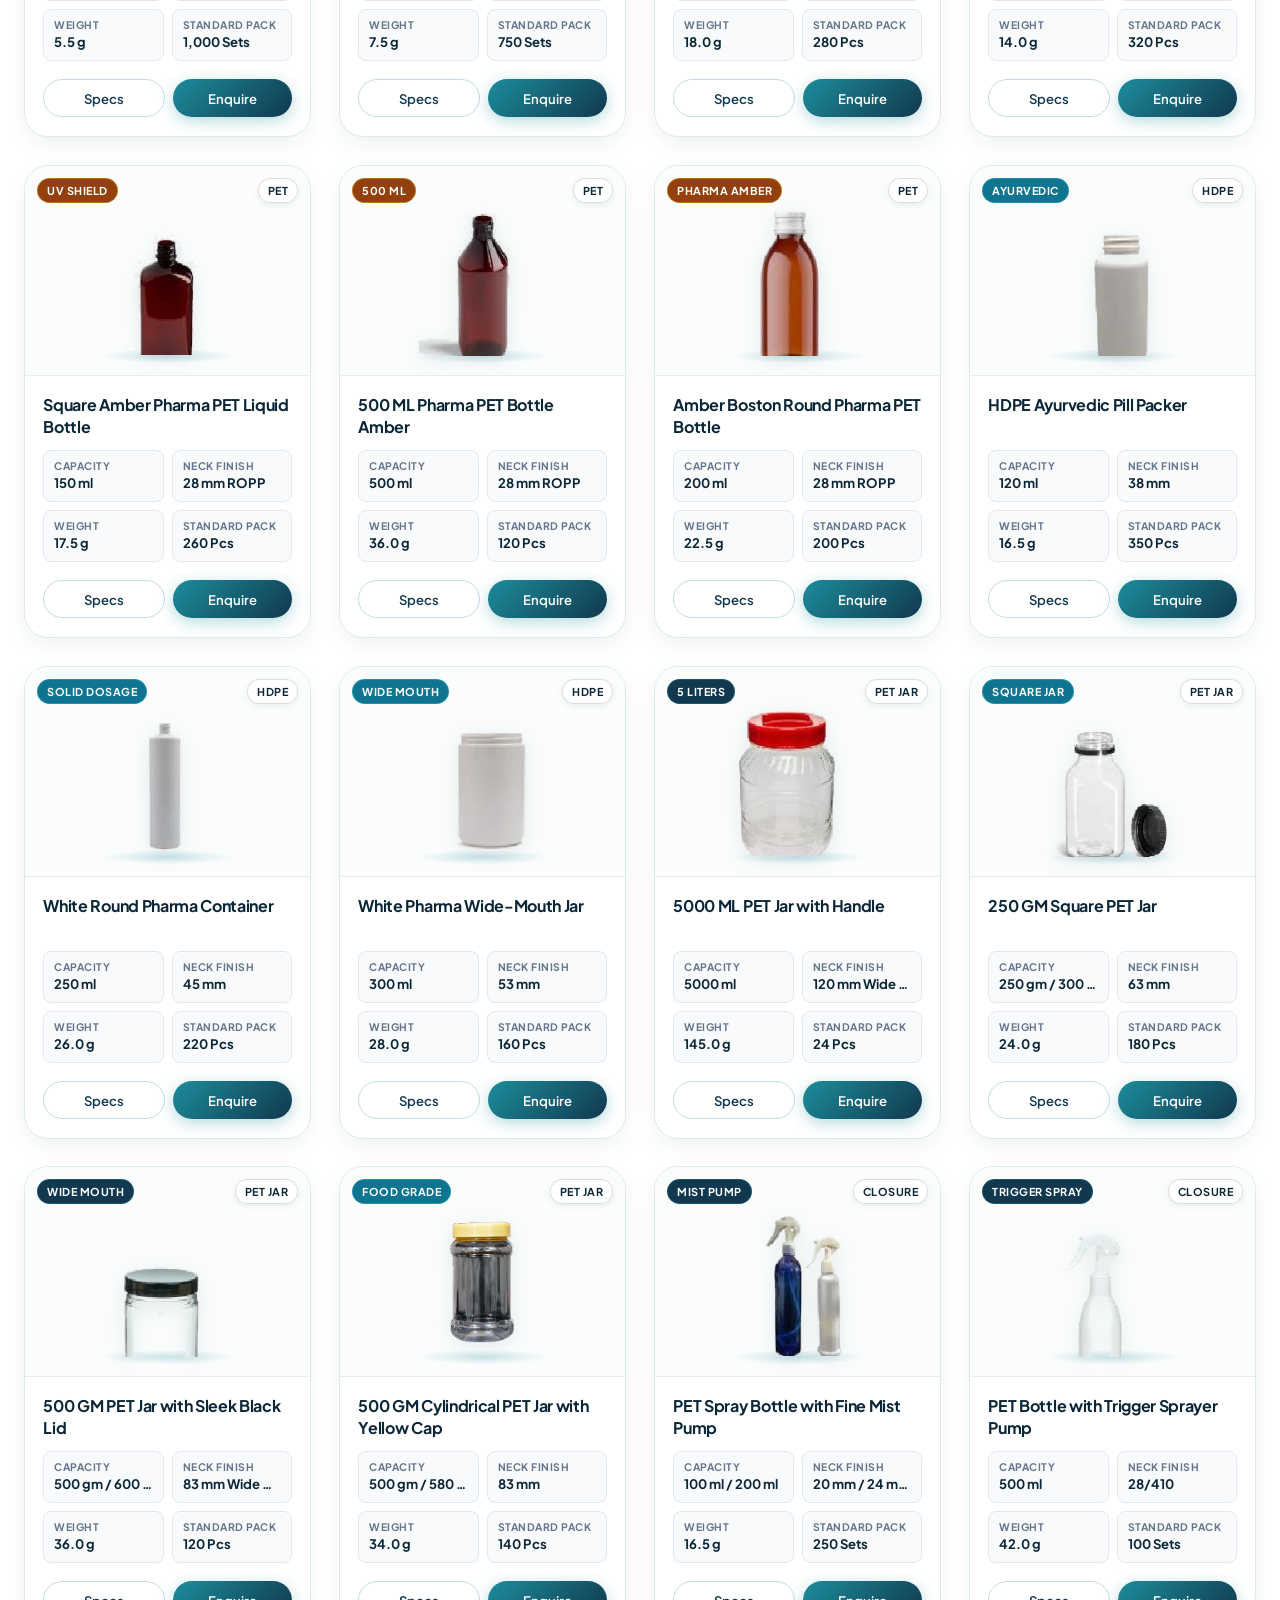
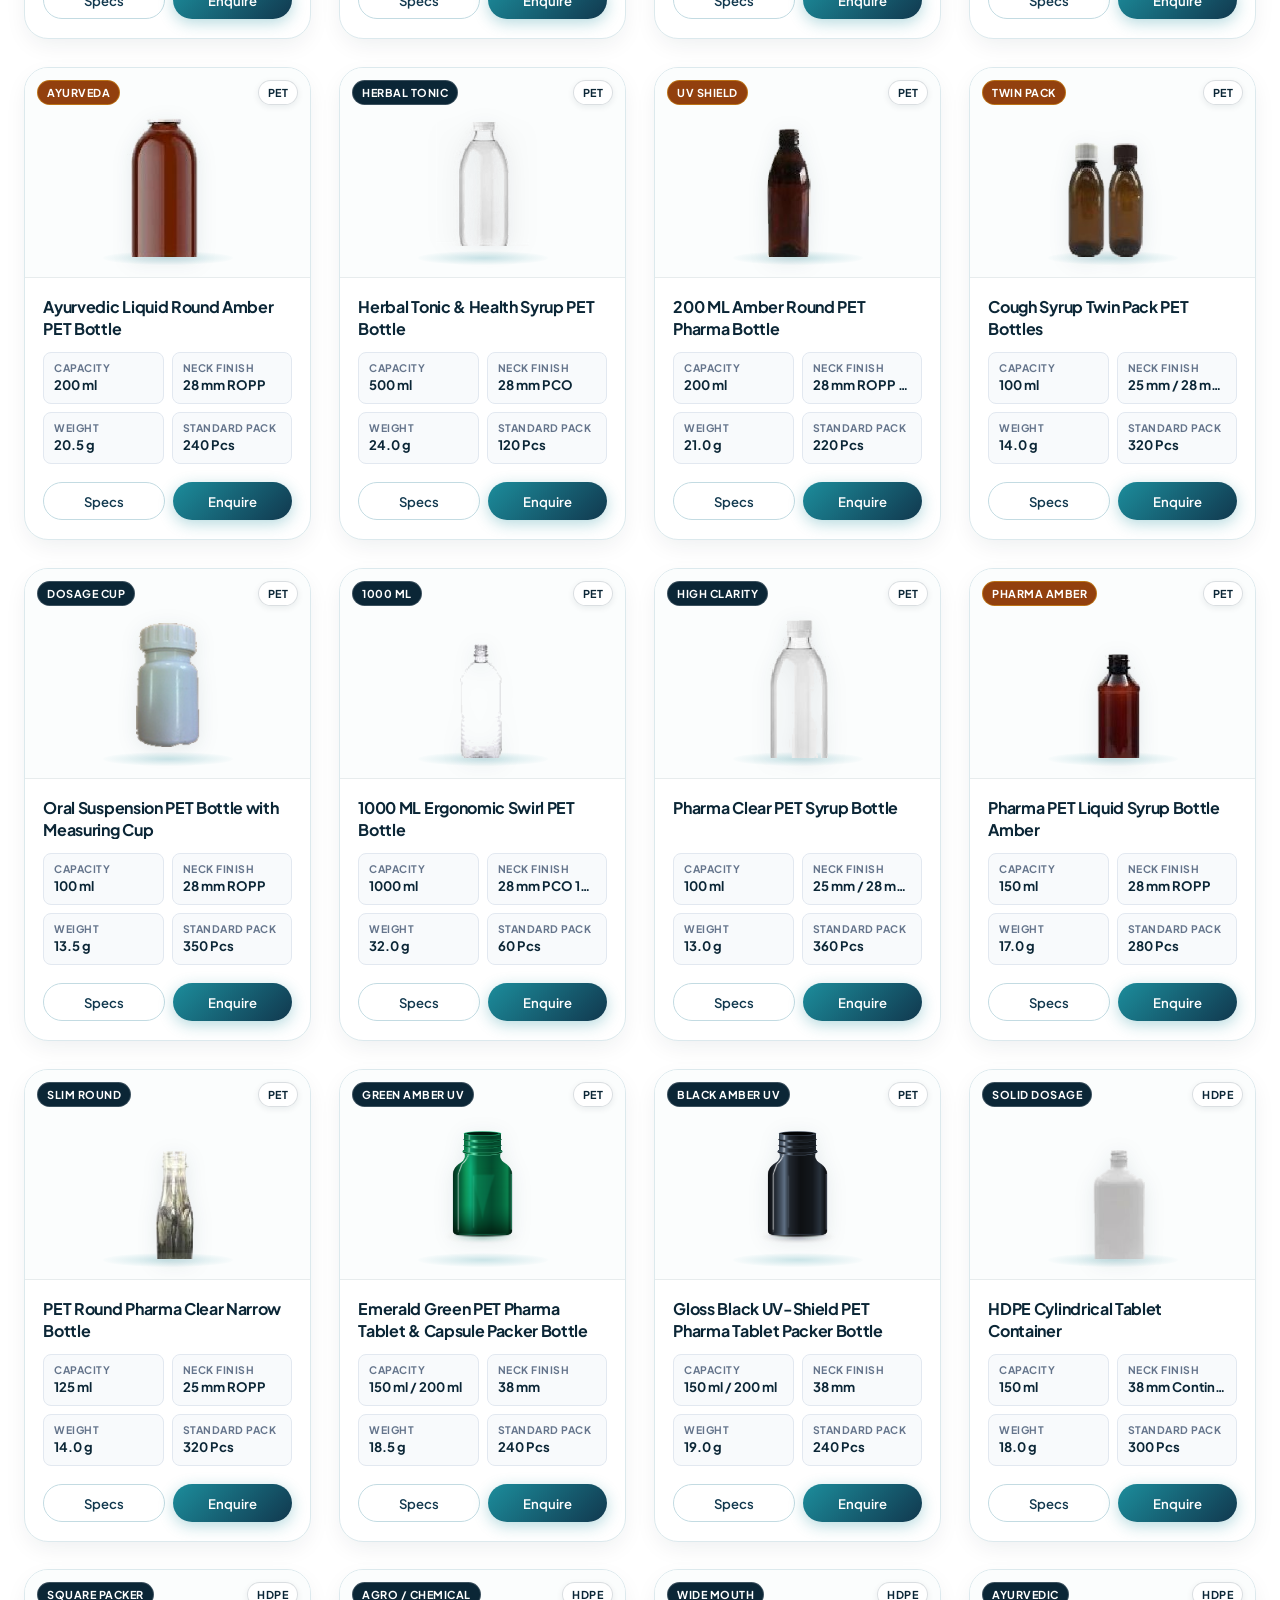
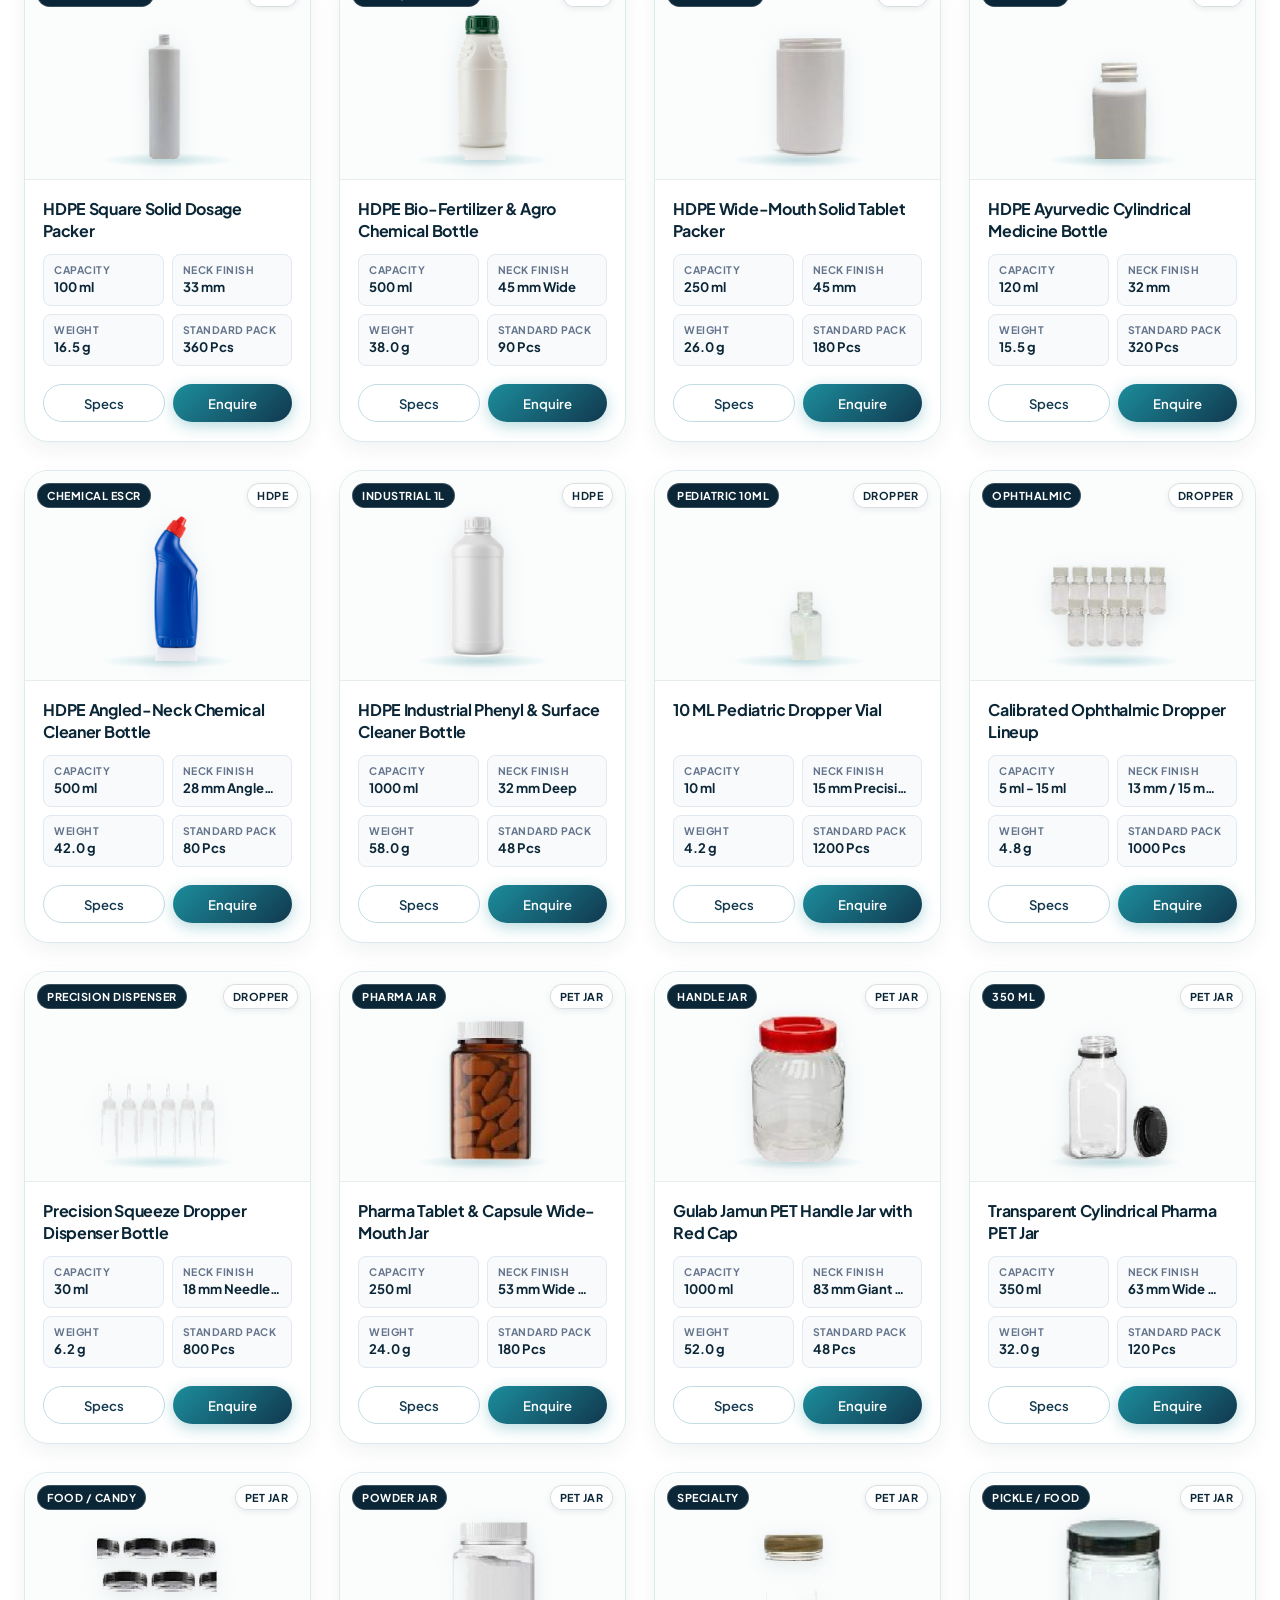
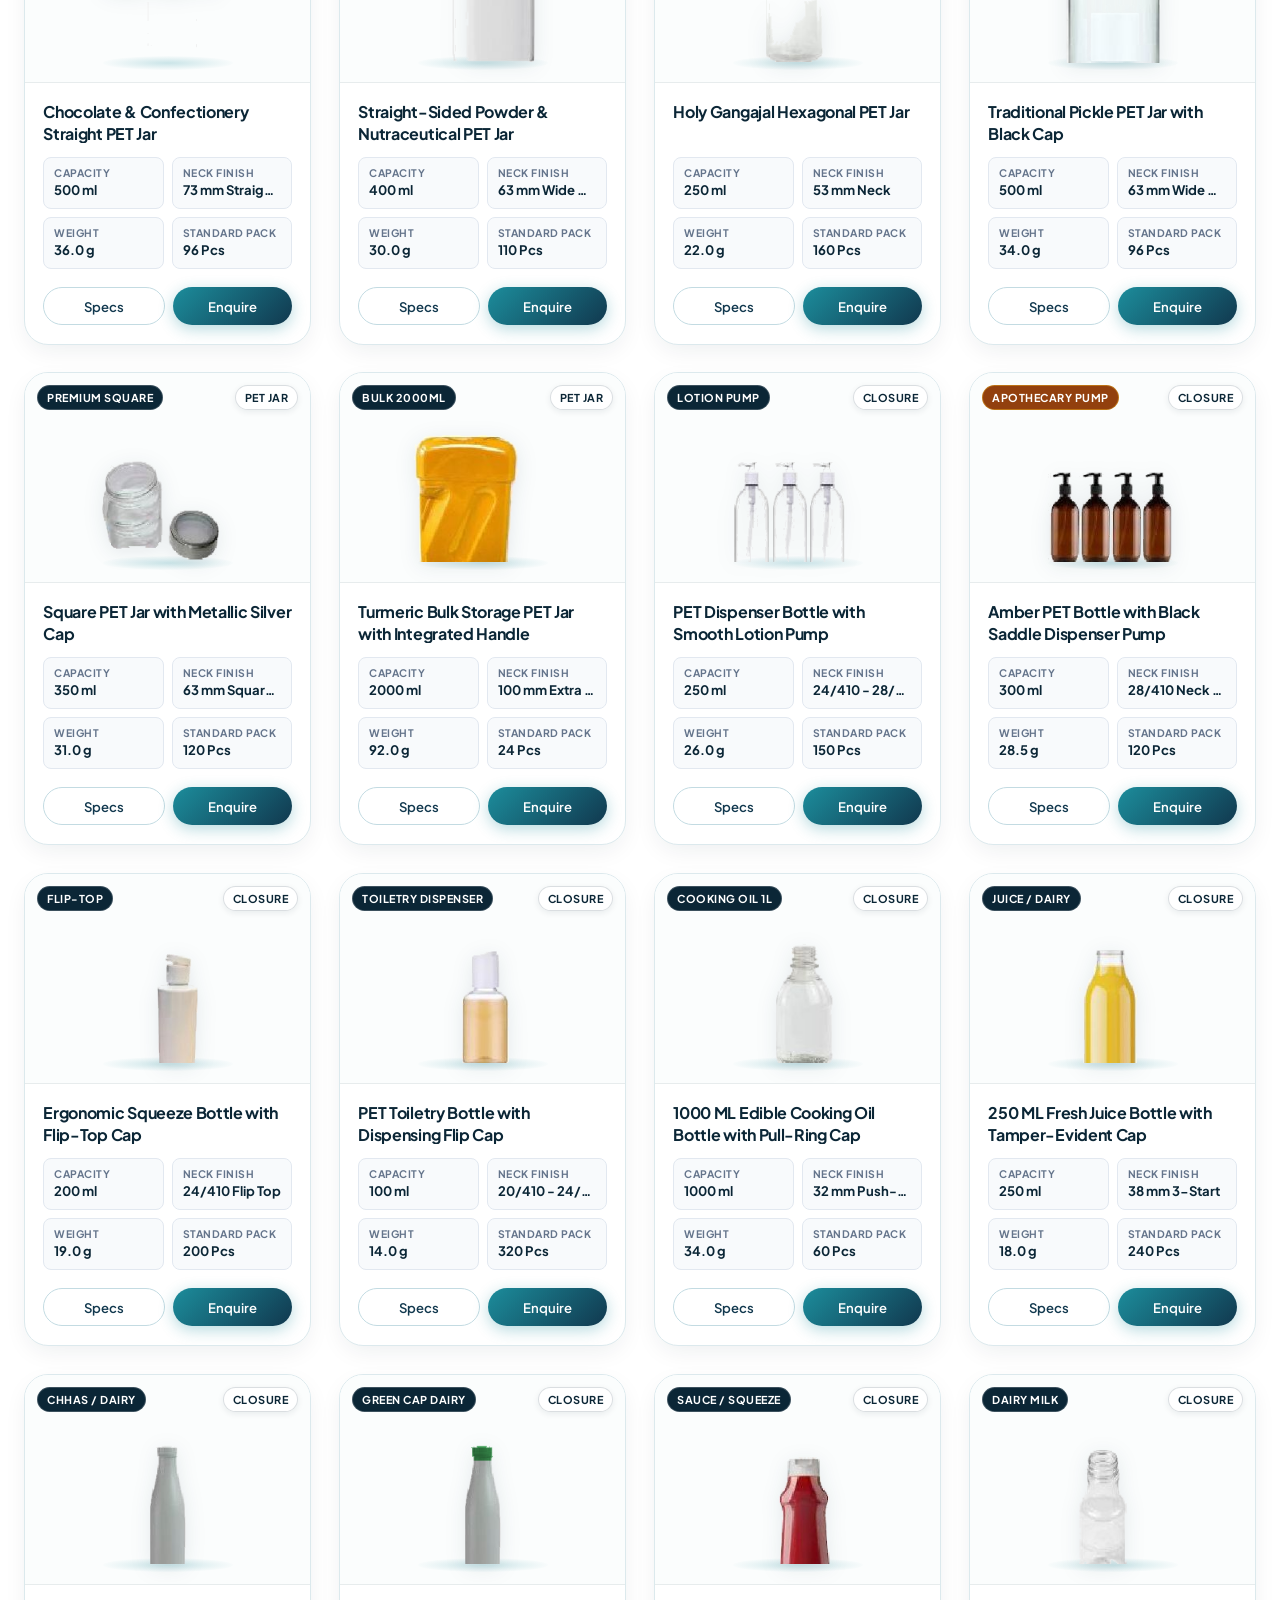
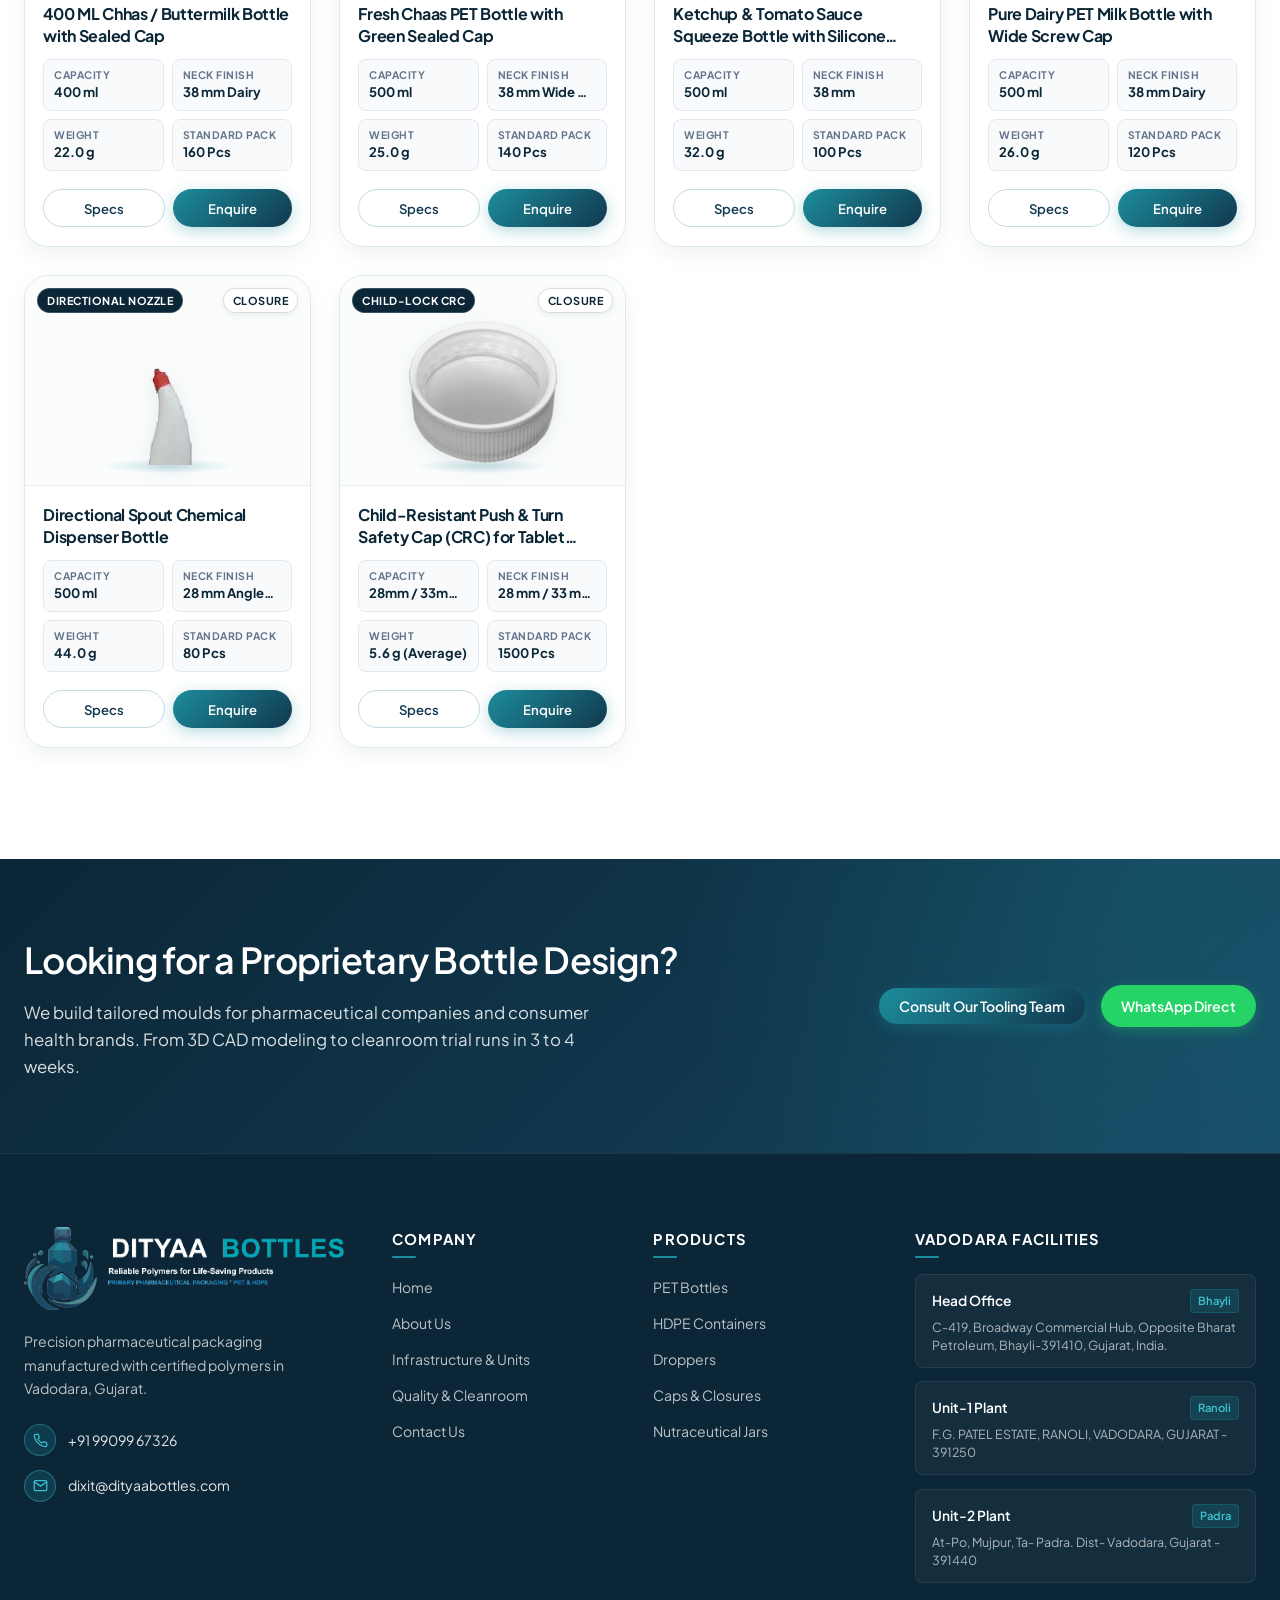
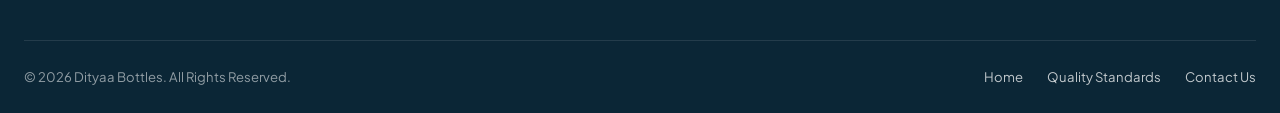
<file: products.html>
<!DOCTYPE html>
<html lang="en">
<head>
  <meta charset="UTF-8">
  <meta name="viewport" content="width=device-width, initial-scale=1.0">
  <title>Pharmaceutical Packaging Catalog | Dityaa Bottles</title>
  <meta name="description" content="Browse our complete catalog of PET syrup bottles, HDPE solid dosage pill containers, child-resistant caps, and calibrated dropper bottles manufactured in Vadodara, Gujarat.">
  <link rel="icon" type="image/jpeg" href="assets/logo.jpeg">
    <link rel="preconnect" href="https://fonts.googleapis.com">
  <link rel="preconnect" href="https://fonts.gstatic.com" crossorigin>
  <link href="https://fonts.googleapis.com/css2?family=Plus+Jakarta+Sans:ital,wght@0,400;0,500;0,600;0,700;1,400;1,600&display=swap" rel="stylesheet">
  <link rel="stylesheet" href="styles.css">
  <style>
    .page-hero {
      background: linear-gradient(135deg, var(--navy-deep) 0%, var(--navy) 60%, var(--navy-light) 100%);
      color: #ffffff;
      padding-block: 3.5rem 4rem;
      position: relative;
    }
    .page-hero::before {
      content: "";
      position: absolute;
      inset: 0;
      background-image: radial-gradient(circle at 85% 20%, rgba(0, 168, 181, 0.2) 0%, transparent 40%);
      pointer-events: none;
    }
  </style>
</head>
<body>

      <!-- Top Announcement & Multi-Facility Contact Bar -->
  <aside class="topbar" aria-label="Corporate Contacts and Manufacturing Facilities">
    <div class="shell topbar-inner">
      <div class="topbar-left">
        <div class="topbar-unit">
          <span class="flag india-flag" aria-hidden="true" title="Vadodara, Gujarat, India"></span>
          <span class="topbar-label">Vadodara HQ &amp; Plants:</span>
          <span class="topbar-val">Ranoli (Unit-1) &amp; Padra (Unit-2)</span>
        </div>

        <span class="topbar-divider" aria-hidden="true"></span>

        <div class="topbar-unit cleanroom-unit">
          <span class="status-indicator" aria-hidden="true">
            <span class="status-indicator-dot"></span>
          </span>
          <span class="topbar-label">Cleanroom:</span>
          <span class="topbar-val cleanroom-val">Class 100,000 Certified</span>
        </div>
      </div>

      <div class="topbar-right">
        <a class="topbar-link" href="tel:+919909967326" title="Call Sales Office">
          <svg class="topbar-ico phone-ico" viewBox="0 0 24 24" fill="none" stroke="currentColor" stroke-width="2" stroke-linecap="round" stroke-linejoin="round">
            <path d="M22 16.92v3a2 2 0 0 1-2.18 2 19.79 19.79 0 0 1-8.63-3.07 19.5 19.5 0 0 1-6-6 19.79 19.79 0 0 1-3.07-8.67A2 2 0 0 1 4.11 2h3a2 2 0 0 1 2 1.72 12.84 12.84 0 0 0 .7 2.81 2 2 0 0 1-.45 2.11L8.09 9.91a16 16 0 0 0 6 6l1.27-1.27a2 2 0 0 1 2.11-.45 12.84 12.84 0 0 0 2.81.7A2 2 0 0 1 22 16.92z"/>
          </svg>
          <span class="topbar-link-text">+91 99099 67326</span>
        </a>

        <span class="topbar-divider" aria-hidden="true"></span>

        <a class="topbar-link" href="mailto:dixit@dityaabottles.com" title="Email Inquiries">
          <svg class="topbar-ico mail-ico" viewBox="0 0 24 24" fill="none" stroke="currentColor" stroke-width="2" stroke-linecap="round" stroke-linejoin="round">
            <rect x="3" y="5" width="18" height="14" rx="2"/>
            <polyline points="3 7 12 13 21 7"/>
          </svg>
          <span class="topbar-link-text">dixit@dityaabottles.com</span>
        </a>

        <span class="topbar-divider" aria-hidden="true"></span>

        <a class="topbar-wa-btn" href="https://wa.me/919909967326?text=Hello%20Dityaa%20Bottles%20team,%20I%20would%20like%20to%20inquire%20about%20pharmaceutical%20bottles%20and%20containers." target="_blank" rel="noopener" title="Direct WhatsApp Chat">
          <svg class="topbar-ico wa-ico" viewBox="0 0 32 32" aria-hidden="true">
            <path fill="#ffffff" d="M16 0C7.163 0 0 7.163 0 16c0 2.825.735 5.48 2.018 7.788L0 32l8.44-2.016A15.88 15.88 0 0 0 16 32c8.837 0 16-7.163 16-16S24.837 0 16 0z"/>
            <path fill="#25D366" d="M23.11 20.205c-.372-.187-2.203-1.088-2.546-1.213-.343-.125-.592-.187-.84.187-.248.372-.962 1.213-1.18 1.463-.218.25-.436.281-.808.094-.372-.187-1.57-.578-2.993-1.846-1.106-.985-1.852-2.202-2.07-2.574-.218-.372-.023-.574.163-.759.167-.167.372-.436.559-.654.187-.218.25-.372.375-.622.125-.25.063-.469-.031-.656-.094-.187-.84-2.028-1.152-2.778-.303-.733-.612-.633-.84-.645-.218-.011-.469-.011-.719-.011s-.656.094-.999.469c-.343.375-1.312 1.282-1.312 3.127s1.344 3.626 1.531 3.876c.187.25 2.641 4.032 6.401 5.655 3.596 1.551 4.331 1.244 5.112 1.168.781-.075 2.52-1.03 2.875-2.028.355-.998.355-1.854.25-2.028-.105-.174-.385-.278-.758-.465z"/>
          </svg>
          <span class="topbar-wa-text">WhatsApp</span>
        </a>
      </div>
    </div>
  </aside>

  <!-- Sticky Main Header -->
  <header class="site-header">
    <div class="shell header-inner">
      <a class="brand" href="index.html" aria-label="Dityaa Bottles Homepage">
        <img class="brand-logo-image" src="logo/logo.jpeg" alt="Dityaa Bottles - Reliable Polymers for Life-Saving Products">
      </a>

      <nav class="main-nav" id="mainNav" aria-label="Primary Navigation">
        <a class="nav-link" href="index.html">Home</a>
        <a class="nav-link" href="about.html">About Us</a>
        
        <div class="nav-dropdown">
          <button class="nav-dropdown-trigger active" type="button" aria-expanded="false">
            Products
            <svg viewBox="0 0 24 24" fill="none" stroke="currentColor" stroke-width="2.5"><polyline points="6 9 12 15 18 9"></polyline></svg>
          </button>
          <div class="dropdown-menu">
            <a class="dropdown-item" href="products.html?cat=pet-bottles">
              <div class="dropdown-item-icon">
                <svg viewBox="0 0 24 24" fill="none" stroke="currentColor" stroke-width="2"><path d="M10 2h4v4h-4zM8 6h8v15a1 1 0 01-1 1H9a1 1 0 01-1-1V6z"/></svg>
              </div>
              <div>
                <strong>PET Oral Liquid Bottles</strong>
                <small style="display:block; color:var(--ink-muted); font-size:0.75rem;">Amber &amp; Clear Syrups</small>
              </div>
            </a>
            <a class="dropdown-item" href="products.html?cat=hdpe-containers">
              <div class="dropdown-item-icon">
                <svg viewBox="0 0 24 24" fill="none" stroke="currentColor" stroke-width="2"><rect x="6" y="5" width="12" height="16" rx="2"/><rect x="8" y="2" width="8" height="3"/></svg>
              </div>
              <div>
                <strong>HDPE Pill &amp; Tablet Packers</strong>
                <small style="display:block; color:var(--ink-muted); font-size:0.75rem;">Moisture Barrier Solid Dosage</small>
              </div>
            </a>
            <a class="dropdown-item" href="products.html?cat=droppers">
              <div class="dropdown-item-icon">
                <svg viewBox="0 0 24 24" fill="none" stroke="currentColor" stroke-width="2"><path d="M12 2v6m-4 4h8v8a2 2 0 01-2 2h-4a2 2 0 01-2-2v-8z"/></svg>
              </div>
              <div>
                <strong>Ophthalmic &amp; Droppers</strong>
                <small style="display:block; color:var(--ink-muted); font-size:0.75rem;">Calibrated Nozzles &amp; Pipettes</small>
              </div>
            </a>
            <a class="dropdown-item" href="products.html?cat=caps-closures">
              <div class="dropdown-item-icon">
                <svg viewBox="0 0 24 24" fill="none" stroke="currentColor" stroke-width="2"><circle cx="12" cy="12" r="9"/><circle cx="12" cy="12" r="3"/></svg>
              </div>
              <div>
                <strong>Child-Resistant Caps (CRC)</strong>
                <small style="display:block; color:var(--ink-muted); font-size:0.75rem;">Push &amp; Turn Safety Closures</small>
              </div>
            </a>
            <a class="dropdown-item" href="products.html?cat=jars">
              <div class="dropdown-item-icon">
                <svg viewBox="0 0 24 24" fill="none" stroke="currentColor" stroke-width="2"><rect x="5" y="4" width="14" height="16" rx="3"/></svg>
              </div>
              <div>
                <strong>Nutraceutical Jars</strong>
                <small style="display:block; color:var(--ink-muted); font-size:0.75rem;">Wide-Mouth Containers</small>
              </div>
            </a>
            <div class="dropdown-divider"></div>
            <a class="dropdown-item" href="products.html" style="font-weight:700; color:var(--cyan-primary);">
              <span>Browse All Packaging Catalog &rarr;</span>
            </a>
          </div>
        </div>

        <a class="nav-link" href="infrastructure.html">Infrastructure</a>
        <a class="nav-link" href="quality.html">Quality &amp; QA</a>
        <a class="nav-link" href="contact.html">Contact</a>
      </nav>

      <div class="header-actions">
        <button class="header-cta js-open-quote">
          Request a Quote
          <svg viewBox="0 0 24 24" fill="none" stroke="currentColor" stroke-width="2"><path d="M5 12h14M12 5l7 7-7 7"/></svg>
        </button>
        <button class="mobile-toggle" aria-label="Toggle navigation" aria-expanded="false">
          <span></span><span></span><span></span>
        </button>
      </div>
    </div>
  </header>

  <main>
    <!-- Page Hero -->
    <section class="page-hero">
      <div class="shell" style="position:relative; z-index:2;">
        <span class="section-kicker white">Product Catalog</span>
        <h1 class="section-title white">Pharmaceutical Packaging Catalog</h1>
        <p class="section-subtitle white">
          Explore our range of PET and HDPE bottles, child-resistant closures, dropper sets, and wide-mouth containers. Every unit is molded in cleanroom conditions with complete traceability.
        </p>
      </div>
    </section>

    <!-- Product Catalog Filter & Container -->
    <section class="products-section" style="padding-top:3.5rem;">
      <div class="shell">
        <!-- Controls -->
        <div class="product-controls">
          <div class="filter-tabs" role="tablist">
            <button class="filter-tab active" data-category="all">All Products <span class="badge-count">62</span></button>
            <button class="filter-tab" data-category="pet-bottles">PET Bottles <span class="badge-count">19</span></button>
            <button class="filter-tab" data-category="hdpe-containers">HDPE Containers <span class="badge-count">11</span></button>
            <button class="filter-tab" data-category="droppers">Droppers <span class="badge-count">5</span></button>
            <button class="filter-tab" data-category="caps-closures">Caps &amp; Closures <span class="badge-count">14</span></button>
            <button class="filter-tab" data-category="jars">Nutraceutical Jars <span class="badge-count">13</span></button>
          </div>

          <div class="filter-subrow">
            <div class="search-box">
              <svg viewBox="0 0 24 24" fill="none" stroke="currentColor" stroke-width="2"><circle cx="11" cy="11" r="8"/><line x1="21" y1="21" x2="16.65" y2="16.65"/></svg>
              <input type="text" id="productSearch" placeholder="Search bottle name, capacity, neck size (e.g. 28mm), material..." aria-label="Search products">
            </div>

            <div class="filter-selects">
              <select class="filter-select" id="filterMaterial" aria-label="Filter by polymer">
                <option value="all">All Polymers</option>
                <option value="pet">PET (Amber / Clear)</option>
                <option value="hdpe">HDPE (White Opaque / Natural)</option>
                <option value="pp">Polypropylene (Caps)</option>
              </select>

              <select class="filter-select" id="filterCapacity" aria-label="Filter by capacity">
                <option value="all">All Capacities</option>
                <option value="small">10ml - 60ml</option>
                <option value="medium">100ml - 200ml</option>
                <option value="large">250ml - 1000ml</option>
              </select>

              <div class="view-toggles" role="group" aria-label="View layout switch">
                <button class="view-btn active" id="viewGridBtn" title="Grid View">
                  <svg viewBox="0 0 24 24" fill="none" stroke="currentColor" stroke-width="2"><rect x="3" y="3" width="7" height="7"/><rect x="14" y="3" width="7" height="7"/><rect x="14" y="14" width="7" height="7"/><rect x="3" y="14" width="7" height="7"/></svg>
                </button>
                <button class="view-btn" id="viewTableBtn" title="Table View">
                  <svg viewBox="0 0 24 24" fill="none" stroke="currentColor" stroke-width="2"><line x1="8" y1="6" x2="21" y2="6"/><line x1="8" y1="12" x2="21" y2="12"/><line x1="8" y1="18" x2="21" y2="18"/><line x1="3" y1="6" x2="3.01" y2="6"/><line x1="3" y1="12" x2="3.01" y2="12"/><line x1="3" y1="18" x2="3.01" y2="18"/></svg>
                </button>
              </div>
            </div>
          </div>
          <div id="productResultCount" style="font-size:0.8rem; color:var(--ink-muted); margin-top:2px;">Showing all products</div>
        </div>

        <!-- Grid Container -->
        <div id="productGridWrapper">
          <div class="product-grid" id="productGrid">
            <!-- Populated by script.js -->
          </div>
        </div>

        <!-- Table Container -->
        <div class="product-table-wrap" id="productTableWrapper">
          <table class="product-table">
            <thead>
              <tr>
                <th>Image</th>
                <th>Product Code &amp; Name</th>
                <th>Capacity</th>
                <th>Neck Finish</th>
                <th>Resin Grade</th>
                <th>Carton Packing</th>
                <th>Quotation</th>
              </tr>
            </thead>
            <tbody id="productTableBody">
              <!-- Populated by script.js -->
            </tbody>
          </table>
        </div>
      </div>
    </section>

    <!-- Custom Moulding Banner -->
    <section class="cta-banner" style="margin-top:2rem;">
      <div class="shell cta-inner">
        <div class="cta-text">
          <h2>Looking for a Proprietary Bottle Design?</h2>
          <p>We build tailored moulds for pharmaceutical companies and consumer health brands. From 3D CAD modeling to cleanroom trial runs in 3 to 4 weeks.</p>
        </div>
        <div class="cta-actions">
          <button class="btn btn-primary js-open-quote">Consult Our Tooling Team</button>
          <a class="btn btn-whatsapp" href="https://wa.me/919909967326?text=Hello%20Dityaa%20Bottles,%20I%20am%20interested%20in%20custom%20mould%20development." target="_blank" rel="noopener">WhatsApp Direct</a>
        </div>
      </div>
    </section>
  </main>

  <!-- Footer -->
  <footer class="site-footer">
    <div class="shell footer-top">
      <div class="footer-brand">
        <a class="footer-brand-logo" href="index.html" aria-label="Dityaa Bottles Homepage">
          <img class="footer-logo-img" src="assets/dityaa-logo-footer.png" alt="Dityaa Bottles - Reliable Polymers for Life-Saving Products" loading="lazy" decoding="async">
        </a>
        <p class="footer-bio">
          Precision pharmaceutical packaging manufactured with certified polymers in Vadodara, Gujarat.
        </p>
        <div class="footer-contact-direct">
          <a class="f-contact-link" href="tel:+919909967326">
            <span class="f-contact-icon">
              <svg viewBox="0 0 24 24" fill="none" stroke="currentColor" stroke-width="2" stroke-linecap="round" stroke-linejoin="round">
                <path d="M22 16.92v3a2 2 0 0 1-2.18 2 19.79 19.79 0 0 1-8.63-3.07 19.5 19.5 0 0 1-6-6 19.79 19.79 0 0 1-3.07-8.67A2 2 0 0 1 4.11 2h3a2 2 0 0 1 2 1.72 12.84 12.84 0 0 0 .7 2.81 2 2 0 0 1-.45 2.11L8.09 9.91a16 16 0 0 0 6 6l1.27-1.27a2 2 0 0 1 2.11-.45 12.84 12.84 0 0 0 2.81.7A2 2 0 0 1 22 16.92z"/>
              </svg>
            </span>
            <span>+91 99099 67326</span>
          </a>
          <a class="f-contact-link" href="mailto:dixit@dityaabottles.com">
            <span class="f-contact-icon">
              <svg viewBox="0 0 24 24" fill="none" stroke="currentColor" stroke-width="2" stroke-linecap="round" stroke-linejoin="round">
                <path d="M4 4h16c1.1 0 2 .9 2 2v12c0 1.1-.9 2-2 2H4c-1.1 0-2-.9-2-2V6c0-1.1.9-2 2-2z"/>
                <polyline points="22,6 12,13 2,6"/>
              </svg>
            </span>
            <span>dixit@dityaabottles.com</span>
          </a>
        </div>
      </div>

      <div>
        <h4 class="footer-heading">Company</h4>
        <ul class="footer-links">
          <li><a href="index.html">Home</a></li>
          <li><a href="about.html">About Us</a></li>
          <li><a href="infrastructure.html">Infrastructure &amp; Units</a></li>
          <li><a href="quality.html">Quality &amp; Cleanroom</a></li>
          <li><a href="contact.html">Contact Us</a></li>
        </ul>
      </div>

      <div>
        <h4 class="footer-heading">Products</h4>
        <ul class="footer-links">
          <li><a href="products.html?cat=pet-bottles">PET Bottles</a></li>
          <li><a href="products.html?cat=hdpe-containers">HDPE Containers</a></li>
          <li><a href="products.html?cat=droppers">Droppers</a></li>
          <li><a href="products.html?cat=caps-closures">Caps &amp; Closures</a></li>
          <li><a href="products.html?cat=jars">Nutraceutical Jars</a></li>
        </ul>
      </div>

      <div>
        <h4 class="footer-heading">Vadodara Facilities</h4>
        <div class="footer-facilities">
          <div class="footer-fac-card">
            <div class="fac-head"><strong>Head Office</strong><span class="fac-badge">Bhayli</span></div>
            <p class="fac-text">C-419, Broadway Commercial Hub, Opposite Bharat Petroleum, Bhayli-391410, Gujarat, India.</p>
          </div>
          <div class="footer-fac-card">
            <div class="fac-head"><strong>Unit-1 Plant</strong><span class="fac-badge">Ranoli</span></div>
            <p class="fac-text">F.G. PATEL ESTATE, RANOLI, VADODARA, GUJARAT - 391250</p>
          </div>
          <div class="footer-fac-card">
            <div class="fac-head"><strong>Unit-2 Plant</strong><span class="fac-badge">Padra</span></div>
            <p class="fac-text">At-Po, Mujpur, Ta- Padra. Dist- Vadodara, Gujarat - 391440</p>
          </div>
        </div>
      </div>
    </div>

    <div class="shell footer-bottom">
      <span>&copy; 2026 Dityaa Bottles. All Rights Reserved.</span>
      <div style="display:flex; gap:1.5rem;">
        <a href="index.html">Home</a>
        <a href="quality.html">Quality Standards</a>
        <a href="contact.html">Contact Us</a>
      </div>
    </div>
  </footer>

  <!-- Modals & WhatsApp -->
  <dialog class="modal" id="quoteModal">
    <div class="modal-content">
      <div class="modal-header">
        <button class="modal-close" data-close-modal aria-label="Close dialog">
          <svg viewBox="0 0 24 24" fill="none" stroke="currentColor" stroke-width="2"><line x1="18" y1="6" x2="6" y2="18"/><line x1="6" y1="6" x2="18" y2="18"/></svg>
        </button>
        <h3>Request Packaging Quote &amp; Samples</h3>
        <p>Direct supply from our Vadodara manufacturing plants.</p>
      </div>
      <div class="modal-body">
        <form id="quoteForm">
          <div class="form-grid">
            <div class="form-group">
              <label for="quoteName">Contact Name *</label>
              <input type="text" id="quoteName" name="name" required placeholder="Full Name">
            </div>
            <div class="form-group">
              <label for="quoteCompany">Pharma Company *</label>
              <input type="text" id="quoteCompany" name="company" required placeholder="Company Name">
            </div>
            <div class="form-group">
              <label for="quotePhone">Phone / WhatsApp *</label>
              <input type="tel" id="quotePhone" name="phone" required placeholder="+91 98765 43210">
            </div>
            <div class="form-group">
              <label for="quoteEmail">Business Email *</label>
              <input type="email" id="quoteEmail" name="email" required placeholder="you@pharma.com">
            </div>
            <div class="form-group">
              <label for="quoteProductInput">Product Container</label>
              <input type="text" id="quoteProductInput" name="product" placeholder="e.g. PET Amber 100ml">
            </div>
            <div class="form-group">
              <label for="quoteQuantity">Quantity</label>
              <select id="quoteQuantity" name="quantity">
                <option value="Free Sample Kit">Free Sample Kit Evaluation</option>
                <option value="10,000 - 50,000 units">10,000 - 50,000 units</option>
                <option value="50,000 - 200,000 units">50,000 - 200,000 units</option>
                <option value="200,000+ units">200,000+ units (Bulk Contract)</option>
              </select>
            </div>
            <div class="form-group full">
              <label for="quoteNotes">Technical Specifications</label>
              <textarea id="quoteNotes" name="notes" rows="3" placeholder="Neck size, fill liquid/solid, induction seal requirements..."></textarea>
            </div>
          </div>
          <div class="form-actions">
            <button type="submit" class="btn btn-primary" style="flex:1;">Submit Quotation Request &rarr;</button>
            <button type="button" class="btn btn-outline" data-close-modal>Cancel</button>
          </div>
        </form>
      </div>
    </div>
  </dialog>

  <dialog class="modal modal-product" id="productModal">
    <div class="modal-content">
      <div class="modal-header">
        <button class="modal-close" data-close-modal aria-label="Close dialog">
          <svg viewBox="0 0 24 24" fill="none" stroke="currentColor" stroke-width="2"><line x1="18" y1="6" x2="6" y2="18"/><line x1="6" y1="6" x2="18" y2="18"/></svg>
        </button>
        <h3 id="modalProdTitle">Product Specification</h3>
        <p>Class 100,000 Cleanroom Moulding • US FDA Compliant Resin</p>
      </div>
      <div class="modal-product-grid">
        <div class="modal-product-img">
          <img id="modalProdImg" src="assets/product-screw-cap-pharma.png" alt="Product Specification" loading="lazy" decoding="async">
        </div>
        <div>
          <table class="modal-spec-table">
            <tbody id="modalProdSpecs"></tbody>
          </table>
          <div style="display:flex; gap:0.75rem; margin-top:1.5rem;">
            <button class="btn btn-primary" id="modalProdEnquireBtn" style="flex:1;">Request Price &amp; Samples</button>
            <button class="btn btn-outline" data-close-modal>Close</button>
          </div>
        </div>
      </div>
    </div>
  </dialog>

  <!-- Floating Quick-Action CTAs (Call Left & WhatsApp Right) -->
  <a class="float-call-btn" href="tel:+919909967326" aria-label="Call Dityaa Bottles at +91 99099 67326" title="Call Dityaa Bottles (+91 99099 67326)">
    <svg viewBox="0 0 24 24" aria-hidden="true">
      <path d="M22 16.92v3a2 2 0 0 1-2.18 2 19.79 19.79 0 0 1-8.63-3.07 19.5 19.5 0 0 1-6-6 19.79 19.79 0 0 1-3.07-8.67A2 2 0 0 1 4.11 2h3a2 2 0 0 1 2 1.72 12.84 12.84 0 0 0 .7 2.81 2 2 0 0 1-.45 2.11L8.09 9.91a16 16 0 0 0 6 6l1.27-1.27a2 2 0 0 1 2.11-.45 12.84 12.84 0 0 0 2.81.7A2 2 0 0 1 22 16.92z"></path>
    </svg>
  </a>

  <a class="float-whatsapp" href="https://wa.me/919909967326?text=Hello%20Dityaa%20Bottles%20team,%20I%20am%20interested%20in%20your%20products." target="_blank" rel="noopener" aria-label="Chat on WhatsApp with Dityaa Bottles" title="Chat on WhatsApp (+91 99099 67326)">
    <svg viewBox="0 0 32 32" aria-hidden="true">
      <path fill="#ffffff" d="M16 0C7.163 0 0 7.163 0 16c0 2.825.735 5.48 2.018 7.788L0 32l8.44-2.016A15.88 15.88 0 0 0 16 32c8.837 0 16-7.163 16-16S24.837 0 16 0z"/>
      <path fill="#25D366" d="M23.11 20.205c-.372-.187-2.203-1.088-2.546-1.213-.343-.125-.592-.187-.84.187-.248.372-.962 1.213-1.18 1.463-.218.25-.436.281-.808.094-.372-.187-1.57-.578-2.993-1.846-1.106-.985-1.852-2.202-2.07-2.574-.218-.372-.023-.574.163-.759.167-.167.372-.436.559-.654.187-.218.25-.372.375-.622.125-.25.063-.469-.031-.656-.094-.187-.84-2.028-1.152-2.778-.303-.733-.612-.633-.84-.645-.218-.011-.469-.011-.719-.011s-.656.094-.999.469c-.343.375-1.312 1.282-1.312 3.127s1.344 3.626 1.531 3.876c.187.25 2.641 4.032 6.401 5.655 3.596 1.551 4.331 1.244 5.112 1.168.781-.075 2.52-1.03 2.875-2.028.355-.998.355-1.854.25-2.028-.105-.174-.385-.278-.758-.465z"/>
    </svg>
  </a>

  <div class="toast" id="toast" role="status" aria-live="polite"></div>
  <script src="script.js"></script>
</body>
</html>
</file>
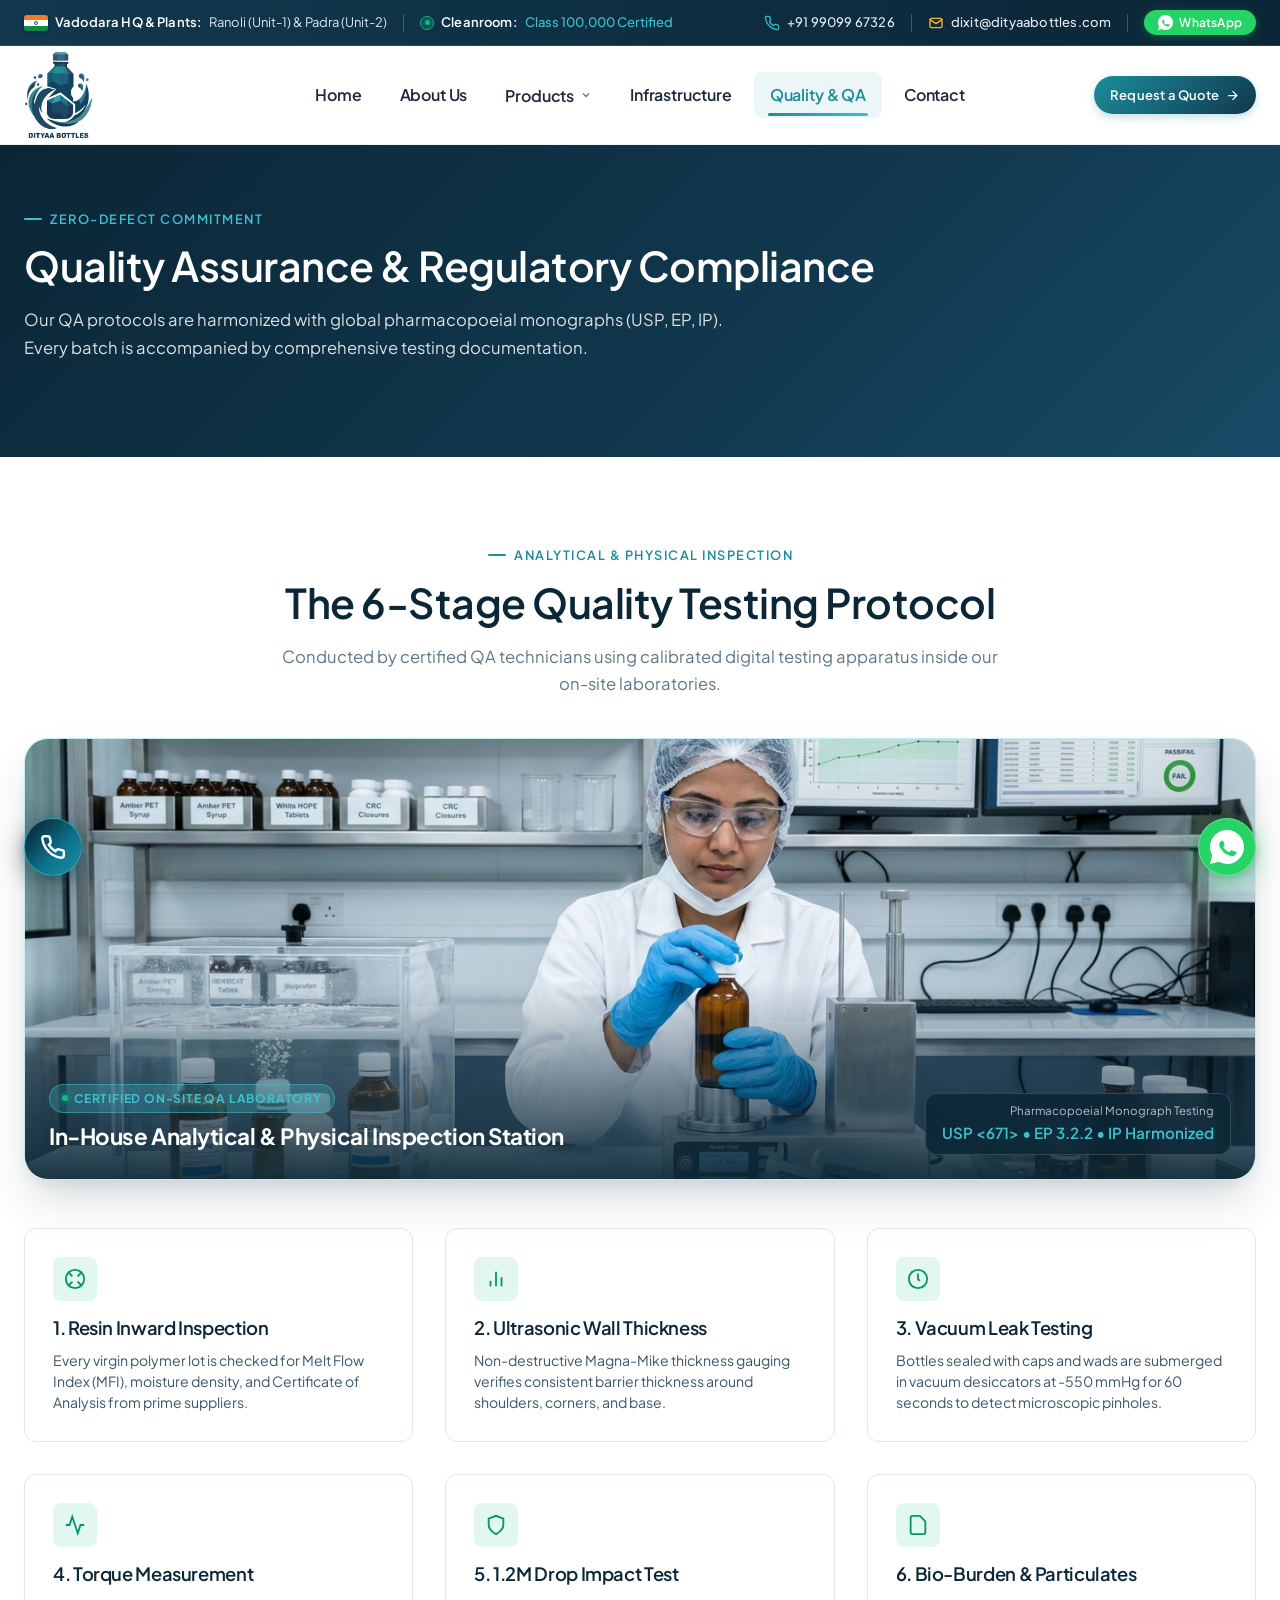
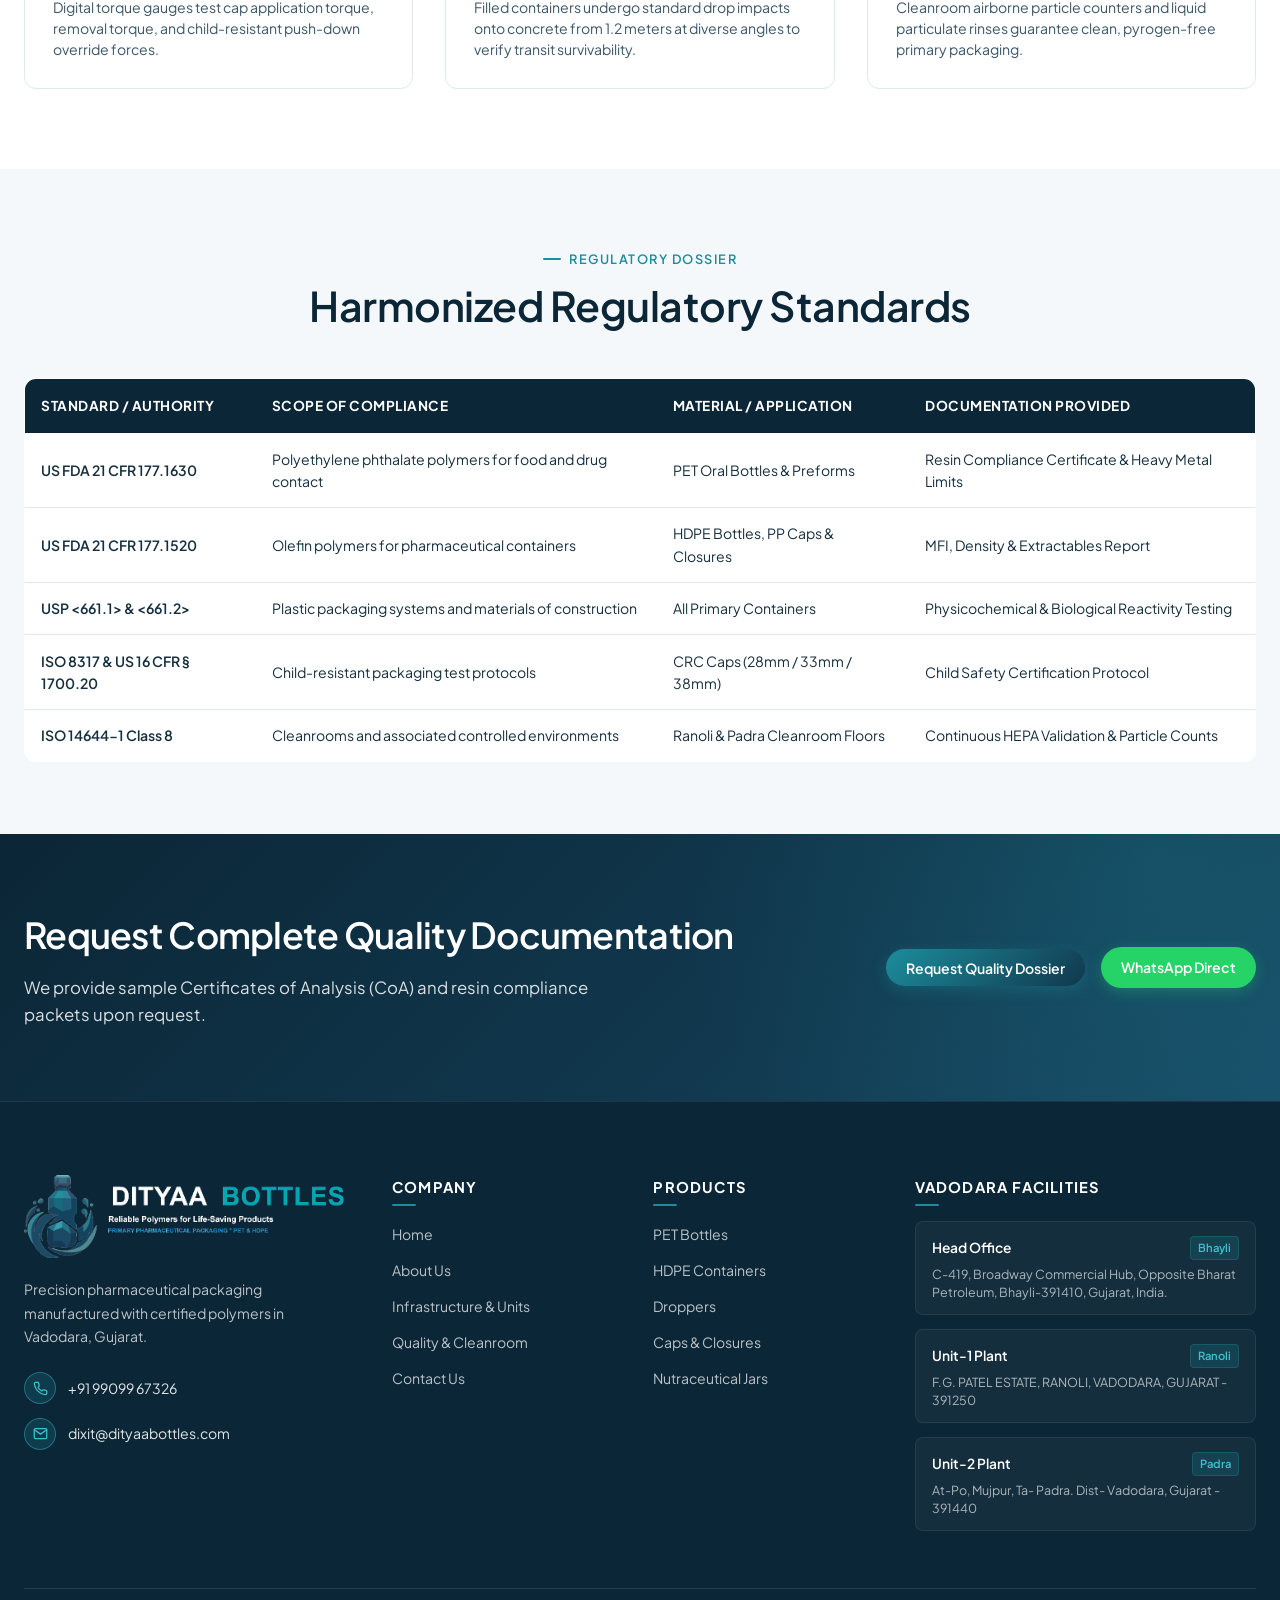
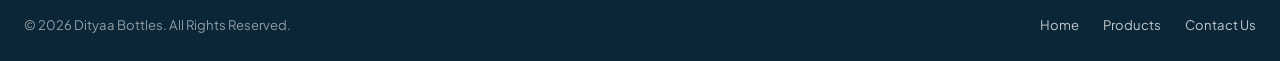
<file: quality.html>
<!DOCTYPE html>
<html lang="en">
<head>
  <meta charset="UTF-8">
  <meta name="viewport" content="width=device-width, initial-scale=1.0">
  <title>Quality Assurance & Regulatory Compliance | Dityaa Bottles</title>
  <meta name="description" content="Rigorous pharmacopoeial testing, vacuum leak testing, wall thickness verification, and cleanroom quality compliance at Dityaa Bottles Vadodara.">
  <link rel="icon" type="image/jpeg" href="assets/logo.jpeg">
    <link rel="preconnect" href="https://fonts.googleapis.com">
  <link rel="preconnect" href="https://fonts.gstatic.com" crossorigin>
  <link href="https://fonts.googleapis.com/css2?family=Plus+Jakarta+Sans:ital,wght@0,400;0,500;0,600;0,700;1,400;1,600&display=swap" rel="stylesheet">
  <link rel="stylesheet" href="styles.css">
  <style>
    .quality-matrix-grid {
      display: grid;
      grid-template-columns: repeat(3, 1fr);
      gap: 2rem;
      margin-top: 3rem;
    }
    .q-matrix-card {
      background: #ffffff;
      border: 1px solid var(--line);
      border-radius: var(--radius-md);
      padding: 1.75rem;
      transition: all 0.2s ease;
    }
    .q-matrix-card:hover {
      border-color: var(--cyan-primary);
      box-shadow: var(--shadow-md);
      transform: translateY(-3px);
    }
    .q-matrix-card h3 {
      font-size: 1.15rem;
      color: var(--navy-deep);
      margin: 0.75rem 0 0.5rem 0;
    }
    .q-matrix-card p {
      font-size: 0.88rem;
      color: var(--ink-600);
      margin: 0;
      line-height: 1.5;
    }
    .compliance-table {
      width: 100%;
      border-collapse: collapse;
      margin-top: 2rem;
      background: #ffffff;
      border: 1px solid var(--line);
      border-radius: var(--radius-md);
      overflow: hidden;
    }
    .compliance-table th {
      background: var(--navy-deep);
      color: #ffffff;
      text-align: left;
      padding: 1rem;
      font-size: 0.85rem;
      text-transform: uppercase;
      letter-spacing: 0.5px;
    }
    .compliance-table td {
      padding: 0.9rem 1rem;
      border-bottom: 1px solid var(--line);
      font-size: 0.88rem;
    }
    @media (max-width: 900px) {
      .quality-matrix-grid { grid-template-columns: 1fr; }
      .quality-showcase-img { height: 250px !important; }
    }
  </style>
</head>
<body>

      <!-- Top Announcement & Multi-Facility Contact Bar -->
  <aside class="topbar" aria-label="Corporate Contacts and Manufacturing Facilities">
    <div class="shell topbar-inner">
      <div class="topbar-left">
        <div class="topbar-unit">
          <span class="flag india-flag" aria-hidden="true" title="Vadodara, Gujarat, India"></span>
          <span class="topbar-label">Vadodara HQ &amp; Plants:</span>
          <span class="topbar-val">Ranoli (Unit-1) &amp; Padra (Unit-2)</span>
        </div>

        <span class="topbar-divider" aria-hidden="true"></span>

        <div class="topbar-unit cleanroom-unit">
          <span class="status-indicator" aria-hidden="true">
            <span class="status-indicator-dot"></span>
          </span>
          <span class="topbar-label">Cleanroom:</span>
          <span class="topbar-val cleanroom-val">Class 100,000 Certified</span>
        </div>
      </div>

      <div class="topbar-right">
        <a class="topbar-link" href="tel:+919909967326" title="Call Sales Office">
          <svg class="topbar-ico phone-ico" viewBox="0 0 24 24" fill="none" stroke="currentColor" stroke-width="2" stroke-linecap="round" stroke-linejoin="round">
            <path d="M22 16.92v3a2 2 0 0 1-2.18 2 19.79 19.79 0 0 1-8.63-3.07 19.5 19.5 0 0 1-6-6 19.79 19.79 0 0 1-3.07-8.67A2 2 0 0 1 4.11 2h3a2 2 0 0 1 2 1.72 12.84 12.84 0 0 0 .7 2.81 2 2 0 0 1-.45 2.11L8.09 9.91a16 16 0 0 0 6 6l1.27-1.27a2 2 0 0 1 2.11-.45 12.84 12.84 0 0 0 2.81.7A2 2 0 0 1 22 16.92z"/>
          </svg>
          <span class="topbar-link-text">+91 99099 67326</span>
        </a>

        <span class="topbar-divider" aria-hidden="true"></span>

        <a class="topbar-link" href="mailto:dixit@dityaabottles.com" title="Email Inquiries">
          <svg class="topbar-ico mail-ico" viewBox="0 0 24 24" fill="none" stroke="currentColor" stroke-width="2" stroke-linecap="round" stroke-linejoin="round">
            <rect x="3" y="5" width="18" height="14" rx="2"/>
            <polyline points="3 7 12 13 21 7"/>
          </svg>
          <span class="topbar-link-text">dixit@dityaabottles.com</span>
        </a>

        <span class="topbar-divider" aria-hidden="true"></span>

        <a class="topbar-wa-btn" href="https://wa.me/919909967326?text=Hello%20Dityaa%20Bottles%20team,%20I%20would%20like%20to%20inquire%20about%20pharmaceutical%20bottles%20and%20containers." target="_blank" rel="noopener" title="Direct WhatsApp Chat">
          <svg class="topbar-ico wa-ico" viewBox="0 0 32 32" aria-hidden="true">
            <path fill="#ffffff" d="M16 0C7.163 0 0 7.163 0 16c0 2.825.735 5.48 2.018 7.788L0 32l8.44-2.016A15.88 15.88 0 0 0 16 32c8.837 0 16-7.163 16-16S24.837 0 16 0z"/>
            <path fill="#25D366" d="M23.11 20.205c-.372-.187-2.203-1.088-2.546-1.213-.343-.125-.592-.187-.84.187-.248.372-.962 1.213-1.18 1.463-.218.25-.436.281-.808.094-.372-.187-1.57-.578-2.993-1.846-1.106-.985-1.852-2.202-2.07-2.574-.218-.372-.023-.574.163-.759.167-.167.372-.436.559-.654.187-.218.25-.372.375-.622.125-.25.063-.469-.031-.656-.094-.187-.84-2.028-1.152-2.778-.303-.733-.612-.633-.84-.645-.218-.011-.469-.011-.719-.011s-.656.094-.999.469c-.343.375-1.312 1.282-1.312 3.127s1.344 3.626 1.531 3.876c.187.25 2.641 4.032 6.401 5.655 3.596 1.551 4.331 1.244 5.112 1.168.781-.075 2.52-1.03 2.875-2.028.355-.998.355-1.854.25-2.028-.105-.174-.385-.278-.758-.465z"/>
          </svg>
          <span class="topbar-wa-text">WhatsApp</span>
        </a>
      </div>
    </div>
  </aside>

  <!-- Sticky Main Header -->
  <header class="site-header">
    <div class="shell header-inner">
      <a class="brand" href="index.html" aria-label="Dityaa Bottles Homepage">
        <img class="brand-logo-image" src="logo/logo.jpeg" alt="Dityaa Bottles - Reliable Polymers for Life-Saving Products">
      </a>

      <nav class="main-nav" id="mainNav" aria-label="Primary Navigation">
        <a class="nav-link" href="index.html">Home</a>
        <a class="nav-link" href="about.html">About Us</a>
        
        <div class="nav-dropdown">
          <button class="nav-dropdown-trigger" type="button" aria-expanded="false">
            Products
            <svg viewBox="0 0 24 24" fill="none" stroke="currentColor" stroke-width="2.5"><polyline points="6 9 12 15 18 9"></polyline></svg>
          </button>
          <div class="dropdown-menu">
            <a class="dropdown-item" href="products.html?cat=pet-bottles">
              <div class="dropdown-item-icon">
                <svg viewBox="0 0 24 24" fill="none" stroke="currentColor" stroke-width="2"><path d="M10 2h4v4h-4zM8 6h8v15a1 1 0 01-1 1H9a1 1 0 01-1-1V6z"/></svg>
              </div>
              <div>
                <strong>PET Oral Liquid Bottles</strong>
                <small style="display:block; color:var(--ink-muted); font-size:0.75rem;">Amber &amp; Clear Syrups</small>
              </div>
            </a>
            <a class="dropdown-item" href="products.html?cat=hdpe-containers">
              <div class="dropdown-item-icon">
                <svg viewBox="0 0 24 24" fill="none" stroke="currentColor" stroke-width="2"><rect x="6" y="5" width="12" height="16" rx="2"/><rect x="8" y="2" width="8" height="3"/></svg>
              </div>
              <div>
                <strong>HDPE Pill &amp; Tablet Packers</strong>
                <small style="display:block; color:var(--ink-muted); font-size:0.75rem;">Moisture Barrier Solid Dosage</small>
              </div>
            </a>
            <a class="dropdown-item" href="products.html?cat=droppers">
              <div class="dropdown-item-icon">
                <svg viewBox="0 0 24 24" fill="none" stroke="currentColor" stroke-width="2"><path d="M12 2v6m-4 4h8v8a2 2 0 01-2 2h-4a2 2 0 01-2-2v-8z"/></svg>
              </div>
              <div>
                <strong>Ophthalmic &amp; Droppers</strong>
                <small style="display:block; color:var(--ink-muted); font-size:0.75rem;">Calibrated Nozzles &amp; Pipettes</small>
              </div>
            </a>
            <a class="dropdown-item" href="products.html?cat=caps-closures">
              <div class="dropdown-item-icon">
                <svg viewBox="0 0 24 24" fill="none" stroke="currentColor" stroke-width="2"><circle cx="12" cy="12" r="9"/><circle cx="12" cy="12" r="3"/></svg>
              </div>
              <div>
                <strong>Child-Resistant Caps (CRC)</strong>
                <small style="display:block; color:var(--ink-muted); font-size:0.75rem;">Push &amp; Turn Safety Closures</small>
              </div>
            </a>
            <a class="dropdown-item" href="products.html?cat=jars">
              <div class="dropdown-item-icon">
                <svg viewBox="0 0 24 24" fill="none" stroke="currentColor" stroke-width="2"><rect x="5" y="4" width="14" height="16" rx="3"/></svg>
              </div>
              <div>
                <strong>Nutraceutical Jars</strong>
                <small style="display:block; color:var(--ink-muted); font-size:0.75rem;">Wide-Mouth Containers</small>
              </div>
            </a>
            <div class="dropdown-divider"></div>
            <a class="dropdown-item" href="products.html" style="font-weight:700; color:var(--cyan-primary);">
              <span>Browse All Packaging Catalog &rarr;</span>
            </a>
          </div>
        </div>

        <a class="nav-link" href="infrastructure.html">Infrastructure</a>
        <a class="nav-link active" href="quality.html">Quality &amp; QA</a>
        <a class="nav-link" href="contact.html">Contact</a>
      </nav>

      <div class="header-actions">
        <button class="header-cta js-open-quote">
          Request a Quote
          <svg viewBox="0 0 24 24" fill="none" stroke="currentColor" stroke-width="2"><path d="M5 12h14M12 5l7 7-7 7"/></svg>
        </button>
        <button class="mobile-toggle" aria-label="Toggle navigation menu" aria-expanded="false">
          <span></span><span></span><span></span>
        </button>
      </div>
    </div>
  </header>

  <main>
    <!-- Page Hero -->
    <section class="page-hero" style="background:linear-gradient(135deg, var(--navy-deep) 0%, var(--navy) 60%, var(--navy-light) 100%); color:#fff; padding-block:3.5rem 4rem;">
      <div class="shell">
        <span class="section-kicker white">Zero-Defect Commitment</span>
        <h1 class="section-title white">Quality Assurance &amp; Regulatory Compliance</h1>
        <p class="section-subtitle white">
          Our QA protocols are harmonized with global pharmacopoeial monographs (USP, EP, IP). Every batch is accompanied by comprehensive testing documentation.
        </p>
      </div>
    </section>

    <!-- Testing Protocol Matrix -->
    <section style="padding-block:5rem; background:#ffffff;">
      <div class="shell">
        <div class="text-center">
          <span class="section-kicker">Analytical &amp; Physical Inspection</span>
          <h2 class="section-title">The 6-Stage Quality Testing Protocol</h2>
          <p class="section-subtitle">
            Conducted by certified QA technicians using calibrated digital testing apparatus inside our on-site laboratories.
          </p>
        </div>

        <!-- On-Site Analytical QA Laboratory Real Photo Showcase -->
        <div style="margin-top:2.5rem; margin-bottom:3rem; border-radius:var(--radius-xl); overflow:hidden; border:1px solid rgba(62,192,207,0.3); box-shadow:var(--shadow-xl); position:relative;">
          <img class="quality-showcase-img" src="assets/pharma-quality-lab.jpg" alt="Dityaa Bottles On-Site Quality Assurance Laboratory" loading="lazy" decoding="async" style="width:100%; height:440px; object-fit:cover; display:block;">
          <div style="position:absolute; inset:0; background:linear-gradient(180deg, transparent 55%, rgba(11,38,54,0.92) 100%);"></div>
          <div style="position:absolute; bottom:24px; left:24px; right:24px; display:flex; justify-content:space-between; align-items:flex-end; flex-wrap:wrap; gap:1.25rem;">
            <div>
              <span style="display:inline-flex; align-items:center; gap:6px; background:rgba(62,192,207,0.25); border:1px solid rgba(62,192,207,0.5); color:var(--cyan-vibrant); padding:4px 12px; border-radius:999px; font-size:0.75rem; font-weight:700; text-transform:uppercase; letter-spacing:0.8px; margin-bottom:6px;">
                <span style="width:6px; height:6px; background:#10b981; border-radius:50%; box-shadow:0 0 6px #10b981;"></span>
                Certified On-Site QA Laboratory
              </span>
              <h3 style="color:#ffffff; margin:0; font-size:1.4rem; font-weight:700;">In-House Analytical &amp; Physical Inspection Station</h3>
            </div>
            <div style="background:rgba(11,38,54,0.85); backdrop-filter:blur(8px); border:1px solid rgba(255,255,255,0.15); padding:8px 16px; border-radius:var(--radius-md); text-align:right;">
              <span style="font-size:0.72rem; color:rgba(255,255,255,0.7); display:block;">Pharmacopoeial Monograph Testing</span>
              <strong style="color:var(--cyan-vibrant); font-size:0.95rem;">USP &lt;671&gt; • EP 3.2.2 • IP Harmonized</strong>
            </div>
          </div>
        </div>

        <div class="quality-matrix-grid">
          <div class="q-matrix-card">
            <div class="q-icon">
              <svg viewBox="0 0 24 24" fill="none" stroke="currentColor" stroke-width="2"><circle cx="12" cy="12" r="10"/><path d="m4.93 4.93 4.24 4.24M14.83 9.17l4.24-4.24M14.83 14.83l4.24 4.24M9.17 14.83l-4.24 4.24"/></svg>
            </div>
            <h3>1. Resin Inward Inspection</h3>
            <p>Every virgin polymer lot is checked for Melt Flow Index (MFI), moisture density, and Certificate of Analysis from prime suppliers.</p>
          </div>

          <div class="q-matrix-card">
            <div class="q-icon">
              <svg viewBox="0 0 24 24" fill="none" stroke="currentColor" stroke-width="2"><line x1="18" y1="20" x2="18" y2="10"/><line x1="12" y1="20" x2="12" y2="4"/><line x1="6" y1="20" x2="6" y2="14"/></svg>
            </div>
            <h3>2. Ultrasonic Wall Thickness</h3>
            <p>Non-destructive Magna-Mike thickness gauging verifies consistent barrier thickness around shoulders, corners, and base.</p>
          </div>

          <div class="q-matrix-card">
            <div class="q-icon">
              <svg viewBox="0 0 24 24" fill="none" stroke="currentColor" stroke-width="2"><circle cx="12" cy="12" r="10"/><polyline points="12 6 12 12 14 14"/></svg>
            </div>
            <h3>3. Vacuum Leak Testing</h3>
            <p>Bottles sealed with caps and wads are submerged in vacuum desiccators at -550 mmHg for 60 seconds to detect microscopic pinholes.</p>
          </div>

          <div class="q-matrix-card">
            <div class="q-icon">
              <svg viewBox="0 0 24 24" fill="none" stroke="currentColor" stroke-width="2"><polyline points="22 12 18 12 15 21 9 3 6 12 2 12"/></svg>
            </div>
            <h3>4. Torque Measurement</h3>
            <p>Digital torque gauges test cap application torque, removal torque, and child-resistant push-down override forces.</p>
          </div>

          <div class="q-matrix-card">
            <div class="q-icon">
              <svg viewBox="0 0 24 24" fill="none" stroke="currentColor" stroke-width="2"><path d="M12 22s8-4 8-10V5l-8-3-8 3v7c0 6 8 10 8 10z"/></svg>
            </div>
            <h3>5. 1.2M Drop Impact Test</h3>
            <p>Filled containers undergo standard drop impacts onto concrete from 1.2 meters at diverse angles to verify transit survivability.</p>
          </div>

          <div class="q-matrix-card">
            <div class="q-icon">
              <svg viewBox="0 0 24 24" fill="none" stroke="currentColor" stroke-width="2"><path d="M14 2H6a2 2 0 0 0-2 2v16a2 2 0 0 0 2 2h12a2 2 0 0 0 2-2V8z"/></svg>
            </div>
            <h3>6. Bio-Burden &amp; Particulates</h3>
            <p>Cleanroom airborne particle counters and liquid particulate rinses guarantee clean, pyrogen-free primary packaging.</p>
          </div>
        </div>
      </div>
    </section>

    <!-- Standards & Regulatory Compliance Table -->
    <section style="padding-block:4.5rem; background:var(--bg-slate);">
      <div class="shell">
        <div class="text-center">
          <span class="section-kicker">Regulatory Dossier</span>
          <h2 class="section-title">Harmonized Regulatory Standards</h2>
        </div>

        <div style="overflow-x:auto;">
          <table class="compliance-table">
            <thead>
              <tr>
                <th>Standard / Authority</th>
                <th>Scope of Compliance</th>
                <th>Material / Application</th>
                <th>Documentation Provided</th>
              </tr>
            </thead>
            <tbody>
              <tr>
                <td><strong>US FDA 21 CFR 177.1630</strong></td>
                <td>Polyethylene phthalate polymers for food and drug contact</td>
                <td>PET Oral Bottles &amp; Preforms</td>
                <td>Resin Compliance Certificate &amp; Heavy Metal Limits</td>
              </tr>
              <tr>
                <td><strong>US FDA 21 CFR 177.1520</strong></td>
                <td>Olefin polymers for pharmaceutical containers</td>
                <td>HDPE Bottles, PP Caps &amp; Closures</td>
                <td>MFI, Density &amp; Extractables Report</td>
              </tr>
              <tr>
                <td><strong>USP &lt;661.1&gt; &amp; &lt;661.2&gt;</strong></td>
                <td>Plastic packaging systems and materials of construction</td>
                <td>All Primary Containers</td>
                <td>Physicochemical &amp; Biological Reactivity Testing</td>
              </tr>
              <tr>
                <td><strong>ISO 8317 &amp; US 16 CFR § 1700.20</strong></td>
                <td>Child-resistant packaging test protocols</td>
                <td>CRC Caps (28mm / 33mm / 38mm)</td>
                <td>Child Safety Certification Protocol</td>
              </tr>
              <tr>
                <td><strong>ISO 14644-1 Class 8</strong></td>
                <td>Cleanrooms and associated controlled environments</td>
                <td>Ranoli &amp; Padra Cleanroom Floors</td>
                <td>Continuous HEPA Validation &amp; Particle Counts</td>
              </tr>
            </tbody>
          </table>
        </div>
      </div>
    </section>

    <!-- Call to action -->
    <section class="cta-banner">
      <div class="shell cta-inner">
        <div class="cta-text">
          <h2>Request Complete Quality Documentation</h2>
          <p>We provide sample Certificates of Analysis (CoA) and resin compliance packets upon request.</p>
        </div>
        <div class="cta-actions">
          <button class="btn btn-primary js-open-quote">Request Quality Dossier</button>
          <a class="btn btn-whatsapp" href="https://wa.me/919909967326?text=Hello%20Dityaa%20Bottles,%20we%20need%20a%20quality%20dossier%20and%20spec%20sheets." target="_blank" rel="noopener">WhatsApp Direct</a>
        </div>
      </div>
    </section>
  </main>

  <!-- Footer -->
  <footer class="site-footer">
    <div class="shell footer-top">
      <div class="footer-brand">
        <a class="footer-brand-logo" href="index.html" aria-label="Dityaa Bottles Homepage">
          <img class="footer-logo-img" src="assets/dityaa-logo-footer.png" alt="Dityaa Bottles - Reliable Polymers for Life-Saving Products" loading="lazy" decoding="async">
        </a>
        <p class="footer-bio">
          Precision pharmaceutical packaging manufactured with certified polymers in Vadodara, Gujarat.
        </p>
        <div class="footer-contact-direct">
          <a class="f-contact-link" href="tel:+919909967326">
            <span class="f-contact-icon">
              <svg viewBox="0 0 24 24" fill="none" stroke="currentColor" stroke-width="2" stroke-linecap="round" stroke-linejoin="round">
                <path d="M22 16.92v3a2 2 0 0 1-2.18 2 19.79 19.79 0 0 1-8.63-3.07 19.5 19.5 0 0 1-6-6 19.79 19.79 0 0 1-3.07-8.67A2 2 0 0 1 4.11 2h3a2 2 0 0 1 2 1.72 12.84 12.84 0 0 0 .7 2.81 2 2 0 0 1-.45 2.11L8.09 9.91a16 16 0 0 0 6 6l1.27-1.27a2 2 0 0 1 2.11-.45 12.84 12.84 0 0 0 2.81.7A2 2 0 0 1 22 16.92z"/>
              </svg>
            </span>
            <span>+91 99099 67326</span>
          </a>
          <a class="f-contact-link" href="mailto:dixit@dityaabottles.com">
            <span class="f-contact-icon">
              <svg viewBox="0 0 24 24" fill="none" stroke="currentColor" stroke-width="2" stroke-linecap="round" stroke-linejoin="round">
                <path d="M4 4h16c1.1 0 2 .9 2 2v12c0 1.1-.9 2-2 2H4c-1.1 0-2-.9-2-2V6c0-1.1.9-2 2-2z"/>
                <polyline points="22,6 12,13 2,6"/>
              </svg>
            </span>
            <span>dixit@dityaabottles.com</span>
          </a>
        </div>
      </div>

      <div>
        <h4 class="footer-heading">Company</h4>
        <ul class="footer-links">
          <li><a href="index.html">Home</a></li>
          <li><a href="about.html">About Us</a></li>
          <li><a href="infrastructure.html">Infrastructure &amp; Units</a></li>
          <li><a href="quality.html">Quality &amp; Cleanroom</a></li>
          <li><a href="contact.html">Contact Us</a></li>
        </ul>
      </div>

      <div>
        <h4 class="footer-heading">Products</h4>
        <ul class="footer-links">
          <li><a href="products.html?cat=pet-bottles">PET Bottles</a></li>
          <li><a href="products.html?cat=hdpe-containers">HDPE Containers</a></li>
          <li><a href="products.html?cat=droppers">Droppers</a></li>
          <li><a href="products.html?cat=caps-closures">Caps &amp; Closures</a></li>
          <li><a href="products.html?cat=jars">Nutraceutical Jars</a></li>
        </ul>
      </div>

      <div>
        <h4 class="footer-heading">Vadodara Facilities</h4>
        <div class="footer-facilities">
          <div class="footer-fac-card">
            <div class="fac-head"><strong>Head Office</strong><span class="fac-badge">Bhayli</span></div>
            <p class="fac-text">C-419, Broadway Commercial Hub, Opposite Bharat Petroleum, Bhayli-391410, Gujarat, India.</p>
          </div>
          <div class="footer-fac-card">
            <div class="fac-head"><strong>Unit-1 Plant</strong><span class="fac-badge">Ranoli</span></div>
            <p class="fac-text">F.G. PATEL ESTATE, RANOLI, VADODARA, GUJARAT - 391250</p>
          </div>
          <div class="footer-fac-card">
            <div class="fac-head"><strong>Unit-2 Plant</strong><span class="fac-badge">Padra</span></div>
            <p class="fac-text">At-Po, Mujpur, Ta- Padra. Dist- Vadodara, Gujarat - 391440</p>
          </div>
        </div>
      </div>
    </div>

    <div class="shell footer-bottom">
      <span>&copy; 2026 Dityaa Bottles. All Rights Reserved.</span>
      <div style="display:flex; gap:1.5rem;">
        <a href="index.html">Home</a>
        <a href="products.html">Products</a>
        <a href="contact.html">Contact Us</a>
      </div>
    </div>
  </footer>

  <!-- Modal Dialog -->
  <dialog class="modal" id="quoteModal">
    <div class="modal-content">
      <div class="modal-header">
        <button class="modal-close" data-close-modal aria-label="Close dialog">
          <svg viewBox="0 0 24 24" fill="none" stroke="currentColor" stroke-width="2"><line x1="18" y1="6" x2="6" y2="18"/><line x1="6" y1="6" x2="18" y2="18"/></svg>
        </button>
        <h3>Request Packaging Quote &amp; Samples</h3>
        <p>Direct supply from our Vadodara manufacturing plants.</p>
      </div>
      <div class="modal-body">
        <form id="quoteForm">
          <div class="form-grid">
            <div class="form-group">
              <label for="quoteName">Contact Name *</label>
              <input type="text" id="quoteName" name="name" required placeholder="Full Name">
            </div>
            <div class="form-group">
              <label for="quoteCompany">Pharma Company *</label>
              <input type="text" id="quoteCompany" name="company" required placeholder="Company Name">
            </div>
            <div class="form-group">
              <label for="quotePhone">Phone / WhatsApp *</label>
              <input type="tel" id="quotePhone" name="phone" required placeholder="+91 98765 43210">
            </div>
            <div class="form-group">
              <label for="quoteEmail">Business Email *</label>
              <input type="email" id="quoteEmail" name="email" required placeholder="you@pharma.com">
            </div>
            <div class="form-group">
              <label for="quoteProductInput">Product Container</label>
              <input type="text" id="quoteProductInput" name="product" placeholder="e.g. PET Amber 100ml">
            </div>
            <div class="form-group">
              <label for="quoteQuantity">Quantity</label>
              <select id="quoteQuantity" name="quantity">
                <option value="Free Sample Kit">Free Sample Kit Evaluation</option>
                <option value="10,000 - 50,000 units">10,000 - 50,000 units</option>
                <option value="50,000 - 200,000 units">50,000 - 200,000 units</option>
                <option value="200,000+ units">200,000+ units (Bulk Contract)</option>
              </select>
            </div>
            <div class="form-group full">
              <label for="quoteNotes">Technical Specifications</label>
              <textarea id="quoteNotes" name="notes" rows="3" placeholder="Neck size, fill liquid/solid, induction seal requirements..."></textarea>
            </div>
          </div>
          <div class="form-actions">
            <button type="submit" class="btn btn-primary" style="flex:1;">Submit Quotation Request &rarr;</button>
            <button type="button" class="btn btn-outline" data-close-modal>Cancel</button>
          </div>
        </form>
      </div>
    </div>
  </dialog>

  <!-- Floating Quick-Action CTAs (Call Left & WhatsApp Right) -->
  <a class="float-call-btn" href="tel:+919909967326" aria-label="Call Dityaa Bottles at +91 99099 67326" title="Call Dityaa Bottles (+91 99099 67326)">
    <svg viewBox="0 0 24 24" aria-hidden="true">
      <path d="M22 16.92v3a2 2 0 0 1-2.18 2 19.79 19.79 0 0 1-8.63-3.07 19.5 19.5 0 0 1-6-6 19.79 19.79 0 0 1-3.07-8.67A2 2 0 0 1 4.11 2h3a2 2 0 0 1 2 1.72 12.84 12.84 0 0 0 .7 2.81 2 2 0 0 1-.45 2.11L8.09 9.91a16 16 0 0 0 6 6l1.27-1.27a2 2 0 0 1 2.11-.45 12.84 12.84 0 0 0 2.81.7A2 2 0 0 1 22 16.92z"></path>
    </svg>
  </a>

  <a class="float-whatsapp" href="https://wa.me/919909967326?text=Hello%20Dityaa%20Bottles%20team,%20I%20am%20interested%20in%20your%20products." target="_blank" rel="noopener" aria-label="Chat on WhatsApp with Dityaa Bottles" title="Chat on WhatsApp (+91 99099 67326)">
    <svg viewBox="0 0 32 32" aria-hidden="true">
      <path fill="#ffffff" d="M16 0C7.163 0 0 7.163 0 16c0 2.825.735 5.48 2.018 7.788L0 32l8.44-2.016A15.88 15.88 0 0 0 16 32c8.837 0 16-7.163 16-16S24.837 0 16 0z"/>
      <path fill="#25D366" d="M23.11 20.205c-.372-.187-2.203-1.088-2.546-1.213-.343-.125-.592-.187-.84.187-.248.372-.962 1.213-1.18 1.463-.218.25-.436.281-.808.094-.372-.187-1.57-.578-2.993-1.846-1.106-.985-1.852-2.202-2.07-2.574-.218-.372-.023-.574.163-.759.167-.167.372-.436.559-.654.187-.218.25-.372.375-.622.125-.25.063-.469-.031-.656-.094-.187-.84-2.028-1.152-2.778-.303-.733-.612-.633-.84-.645-.218-.011-.469-.011-.719-.011s-.656.094-.999.469c-.343.375-1.312 1.282-1.312 3.127s1.344 3.626 1.531 3.876c.187.25 2.641 4.032 6.401 5.655 3.596 1.551 4.331 1.244 5.112 1.168.781-.075 2.52-1.03 2.875-2.028.355-.998.355-1.854.25-2.028-.105-.174-.385-.278-.758-.465z"/>
    </svg>
  </a>

  <div class="toast" id="toast" role="status" aria-live="polite"></div>
  <script src="script.js"></script>
</body>
</html>
</file>
<file: styles.css>
@import url('https://fonts.googleapis.com/css2?family=Plus+Jakarta+Sans:ital,wght@0,400;0,500;0,600;0,700;1,400;1,600&display=swap');

/* ==========================================================================
   DITYAA BOTTLES - MODERN PHARMACEUTICAL PACKAGING STYLESHEET
   Tagline: Reliable Polymers for Life-Saving Products of PET & HDPE
   ========================================================================== */

:root {
  /* Dityaa Bottles - Logo-Aligned Deep Oceanic Petrol & Teal Palette */
  --navy-deep: #0b2636;
  --navy: #11384e;
  --navy-light: #184b66;
  --navy-surface: #1e5a7b;
  --cyan-primary: #1c8d9c;
  --cyan-light: #28a5b5;
  --cyan-vibrant: #3ec0cf;
  --blue-accent: #176b7e;
  --green-pharma: #10b981;
  --green-dark: #059669;
  --amber-pharma: #d97706;

  --ink-900: #0a202d;
  --ink-800: #162f3e;
  --ink-700: #264354;
  --ink-600: #3c5768;
  --ink-muted: #5e7686;
  --ink-light: #8fa5b3;

  --bg-white: #ffffff;
  --bg-slate: #f4f8fa;
  --bg-ice: #eef7f9;
  --bg-teal-tint: #e2f2f5;
  --line: #dce9ed;
  --line-strong: #c3dbe2;

  --radius-xs: 4px;
  --radius-sm: 8px;
  --radius-md: 12px;
  --radius-lg: 16px;
  --radius-xl: 24px;
  --radius-pill: 9999px;

  --shadow-sm: 0 1px 3px rgba(11, 38, 54, 0.06), 0 1px 2px rgba(11, 38, 54, 0.04);
  --shadow-md: 0 4px 14px -2px rgba(11, 38, 54, 0.08), 0 2px 6px -2px rgba(11, 38, 54, 0.04);
  --shadow-lg: 0 12px 28px -4px rgba(11, 38, 54, 0.12), 0 4px 10px -2px rgba(11, 38, 54, 0.05);
  --shadow-xl: 0 24px 48px -8px rgba(11, 38, 54, 0.18), 0 8px 16px -4px rgba(11, 38, 54, 0.08);
  --shadow-glow: 0 0 25px rgba(28, 141, 156, 0.28);

  --font-sans: 'Plus Jakarta Sans', -apple-system, BlinkMacSystemFont, 'Segoe UI', Roboto, Helvetica, Arial, sans-serif;
  --font-mono: "SFMono-Regular", Consolas, "Liberation Mono", Menlo, Courier, monospace;
}

*,
*::before,
*::after {
  box-sizing: border-box;
}

html {
  scroll-behavior: smooth;
  font-size: 16px;
  overflow-x: hidden;
  max-width: 100vw;
  width: 100%;
}


strong,
b {
  font-weight: 600;
}

h1,
h2,
h3,
h4,
h5,
h6 {
  font-family: var(--font-sans);
  font-weight: 600;
  letter-spacing: -0.02em;
}

body {
  margin: 0;
  padding: 0;
  color: var(--ink-800);
  background-color: var(--bg-white);
  font-family: var(--font-sans);
  line-height: 1.6;
  -webkit-font-smoothing: antialiased;
  -moz-osx-font-smoothing: grayscale;
  overflow-x: hidden;
  max-width: 100vw;
  width: 100%;
}

img,
svg,
video,
canvas,
iframe {
  display: block;
  max-width: 100%;
}

a {
  color: inherit;
  text-decoration: none;
  transition: color 0.2s ease, opacity 0.2s ease;
}

button,
input,
select,
textarea {
  font-family: inherit;
  font-size: 1rem;
}

button {
  cursor: pointer;
  border: none;
  background: none;
}

/* ==========================================================================
   CONTAINER & LAYOUT
   ========================================================================== */
.shell {
  width: min(1360px, calc(100% - 3rem));
  margin-inline: auto;
}

.shell-wide {
  width: min(1500px, calc(100% - 2.5rem));
  margin-inline: auto;
}

.shell-narrow {
  width: min(1000px, calc(100% - 3rem));
  margin-inline: auto;
}

/* Section Kickers & Titles */
.section-kicker {
  display: inline-flex;
  align-items: center;
  gap: 8px;
  font-size: 0.8rem;
  font-weight: 600;
  text-transform: uppercase;
  letter-spacing: 1.5px;
  color: var(--cyan-primary);
  margin-bottom: 0.75rem;
}

.section-kicker::before {
  content: "";
  display: inline-block;
  width: 18px;
  height: 2px;
  background: var(--cyan-primary);
  border-radius: 2px;
}

.section-kicker.white {
  color: var(--cyan-vibrant);
}

.section-kicker.white::before {
  background: var(--cyan-vibrant);
}

.section-title {
  font-size: clamp(1.85rem, 3.2vw, 2.75rem);
  font-weight: 600;
  line-height: 1.2;
  color: var(--navy-deep);
  margin: 0 0 1rem 0;
  letter-spacing: -0.5px;
}

.section-title.white {
  color: #ffffff;
}

.section-subtitle {
  font-size: clamp(1rem, 1.3vw, 1.15rem);
  color: var(--ink-muted);
  max-width: 720px;
  margin: 0 0 2rem 0;
  line-height: 1.65;
}

.section-subtitle.white {
  color: rgba(255, 255, 255, 0.85);
}

.text-center {
  text-align: center;
}

.text-center .section-kicker {
  justify-content: center;
}

.text-center .section-subtitle {
  margin-inline: auto;
}

/* ==========================================================================
   BUTTONS
   ========================================================================== */
.btn {
  display: inline-flex;
  align-items: center;
  justify-content: center;
  gap: 8px;
  padding: 0.58rem 1.25rem;
  font-size: 0.88rem;
  font-weight: 600;
  border-radius: var(--radius-pill);
  transition: all 0.25s cubic-bezier(0.16, 1, 0.3, 1);
  white-space: nowrap;
  text-decoration: none;
}

.btn svg {
  width: 18px;
  height: 18px;
  transition: transform 0.2s ease;
}

.btn:hover svg {
  transform: translateX(3px);
}

.btn-primary {
  background: linear-gradient(135deg, var(--cyan-primary) 0%, var(--navy) 100%);
  color: #ffffff;
  box-shadow: 0 4px 15px rgba(28, 141, 156, 0.32);
}

.btn-primary:hover {
  background: linear-gradient(135deg, var(--cyan-light) 0%, var(--navy-light) 100%);
  box-shadow: 0 6px 20px rgba(28, 141, 156, 0.48);
  transform: translateY(-2px);
}

.btn-navy {
  background: var(--navy);
  color: #ffffff;
  box-shadow: 0 4px 12px rgba(17, 56, 78, 0.25);
}

.btn-navy:hover {
  background: var(--navy-deep);
  transform: translateY(-2px);
  box-shadow: 0 6px 16px rgba(11, 38, 54, 0.35);
}

.btn-outline {
  border: 1.5px solid var(--line-strong);
  color: var(--navy);
  background: #ffffff;
}

.btn-outline:hover {
  border-color: var(--cyan-primary);
  color: var(--cyan-primary);
  background: var(--bg-ice);
  transform: translateY(-2px);
}

.btn-outline-white {
  border: 1.5px solid rgba(255, 255, 255, 0.4);
  color: #ffffff;
  background: rgba(255, 255, 255, 0.05);
  backdrop-filter: blur(4px);
}

.btn-outline-white:hover {
  border-color: #ffffff;
  background: rgba(255, 255, 255, 0.15);
  transform: translateY(-2px);
}

.btn-whatsapp {
  background: #25d366;
  color: #ffffff;
  box-shadow: 0 4px 14px rgba(37, 211, 102, 0.3);
}

.btn-whatsapp:hover {
  background: #20ba59;
  transform: translateY(-2px);
  box-shadow: 0 6px 18px rgba(37, 211, 102, 0.45);
}

.btn-sm {
  padding: 0.38rem 0.85rem;
  font-size: 0.8rem;
  border-radius: var(--radius-pill);
}

/* ==========================================================================
   TOPBAR - EXECUTIVE PHARMACEUTICAL B2B (INTRAPACK REFERENCE STANDARD)
   ========================================================================== */
.topbar {
  height: 46px;
  background: linear-gradient(90deg, #11384e 0%, #0b2636 100%);
  color: #ffffff;
  font-size: 13px;
  line-height: 1;
  display: flex;
  align-items: center;
  border-bottom: 1px solid rgba(255, 255, 255, 0.12);
  position: relative;
  z-index: 102;
  box-sizing: border-box;
}

.topbar-inner {
  display: flex;
  align-items: center;
  justify-content: space-between;
  height: 100%;
  gap: 24px;
}

.topbar-left,
.topbar-right {
  display: flex;
  align-items: center;
  height: 100%;
  gap: 16px;
}

.topbar-left {
  flex-shrink: 1;
  min-width: 0;
}

.topbar-right {
  margin-left: auto;
  flex-shrink: 0;
}

/* Units on left */
.topbar-unit {
  display: inline-flex;
  align-items: center;
  gap: 7px;
  white-space: nowrap;
  font-size: 13px;
}

.topbar-label {
  font-weight: 600;
  color: #ffffff;
  letter-spacing: 0.15px;
}

.topbar-val {
  color: #d9e7f1;
  font-weight: 400;
}

.cleanroom-val {
  color: var(--cyan-vibrant);
  font-weight: 500;
}

/* National Flag (Intrapack style pill badge) */
.flag.india-flag {
  display: inline-block;
  width: 24px;
  height: 16px;
  border-radius: 3px;
  flex: 0 0 24px;
  box-shadow: 0 1px 3px rgba(0, 0, 0, 0.35);
  background: linear-gradient(#f47b20 0 33%, #ffffff 33% 66%, #128a4a 66%);
  position: relative;
  overflow: hidden;
  vertical-align: middle;
}

.flag.india-flag::after {
  content: "";
  position: absolute;
  width: 4px;
  height: 4px;
  border: 1px solid #1f4e9c;
  border-radius: 50%;
  left: 50%;
  top: 50%;
  transform: translate(-50%, -50%);
  box-sizing: border-box;
}

/* Cleanroom Pulsing Status Dot */
.status-indicator {
  display: inline-flex;
  align-items: center;
  justify-content: center;
  width: 14px;
  height: 14px;
  border-radius: 50%;
  background: rgba(16, 185, 129, 0.15);
  border: 1.5px solid #10b981;
  flex-shrink: 0;
}

.status-indicator-dot {
  width: 5px;
  height: 5px;
  border-radius: 50%;
  background: #10b981;
  box-shadow: 0 0 6px #10b981;
}

/* Vertical Hairline Dividers */
.topbar-divider {
  width: 1px;
  height: 18px;
  background: rgba(255, 255, 255, 0.22);
  display: inline-block;
  flex-shrink: 0;
}

/* Links on right (Phone & Email) */
.topbar-link {
  display: inline-flex;
  align-items: center;
  gap: 7px;
  color: #ffffff;
  text-decoration: none;
  font-size: 13px;
  font-weight: 500;
  white-space: nowrap !important;
  opacity: 0.95;
  transition: opacity 0.2s ease, color 0.2s ease;
}

.topbar-link:hover {
  opacity: 1;
  color: var(--cyan-vibrant);
}

.topbar-link-text {
  color: #f1f5f9;
  letter-spacing: 0.2px;
}

.topbar-link:hover .topbar-link-text {
  color: var(--cyan-vibrant);
}

/* SVGs - explicitly stroke vs fill */
.topbar-ico {
  width: 16px;
  height: 16px;
  flex-shrink: 0;
  display: inline-block;
  vertical-align: middle;
  transition: transform 0.2s ease;
}

.phone-ico {
  stroke: var(--cyan-vibrant);
  color: var(--cyan-vibrant);
  fill: none !important;
}

.mail-ico {
  stroke: #fbbf24;
  color: #fbbf24;
  fill: none !important;
}

.topbar-link:hover .topbar-ico {
  transform: scale(1.12);
}

/* WhatsApp Button / Pill */
.topbar-wa-btn {
  display: inline-flex;
  align-items: center;
  gap: 6px;
  background: #25d366;
  color: #ffffff !important;
  padding: 5px 14px;
  border-radius: 9999px;
  font-size: 12px;
  font-weight: 600;
  letter-spacing: 0.2px;
  text-decoration: none;
  white-space: nowrap !important;
  box-shadow: 0 2px 8px rgba(37, 211, 102, 0.32);
  transition: all 0.22s cubic-bezier(0.16, 1, 0.3, 1);
  box-sizing: border-box;
}

.wa-ico {
  width: 15px;
  height: 15px;
  display: block;
}

.topbar-wa-btn:hover {
  background: #1ea952;
  transform: translateY(-1px);
  box-shadow: 0 4px 12px rgba(37, 211, 102, 0.48);
}

/* ==========================================================================
   SITE HEADER & NAVIGATION - CLEAN & PREMIUM
   ========================================================================== */
.site-header {
  position: sticky;
  top: 0;
  background: #ffffff;
  border-bottom: 1px solid #eef2f6;
  z-index: 100;
  transition: all 0.3s cubic-bezier(0.16, 1, 0.3, 1);
}

.site-header.is-scrolled {
  box-shadow: 0 4px 20px -2px rgba(11, 38, 54, 0.08);
  border-bottom-color: transparent;
}

.header-inner {
  display: grid;
  grid-template-columns: 1fr auto 1fr;
  align-items: center;
  height: 98px;
  gap: 16px;
}

/* Brand Link */
.brand {
  justify-self: start;
  display: inline-flex;
  align-items: center;
  text-decoration: none;
  flex-shrink: 0;
  transition: opacity 0.2s ease, transform 0.2s ease;
}

.brand:hover {
  opacity: 0.95;
  transform: scale(1.02);
}

.brand-logo-image {
  height: 88px;
  width: auto;
  max-width: 320px;
  display: block;
  object-fit: contain;
}

/* Main Navigation */
.main-nav {
  justify-self: center;
  display: flex;
  align-items: center;
  justify-content: center;
  gap: 6px;
  margin: 0;
}

.main-nav>a,
.nav-dropdown-trigger {
  position: relative;
  display: inline-flex;
  align-items: center;
  gap: 6px;
  padding: 10px 16px;
  font-family: var(--font-sans);
  font-size: 16px;
  font-weight: 600;
  color: #1e293b;
  white-space: nowrap !important;
  border-radius: 8px;
  text-decoration: none;
  background: transparent;
  border: none;
  cursor: pointer;
  letter-spacing: -0.01em;
  transition: all 0.2s cubic-bezier(0.16, 1, 0.3, 1);
  box-sizing: border-box;
}

.main-nav>a:hover,
.nav-dropdown:hover .nav-dropdown-trigger {
  color: var(--cyan-primary);
  background: var(--bg-ice);
}

.main-nav>a.active,
.nav-dropdown-trigger.active {
  color: var(--cyan-primary);
  font-weight: 600;
  background: rgba(28, 141, 156, 0.08);
}

.main-nav>a.active::after,
.nav-dropdown-trigger.active::after {
  content: "";
  position: absolute;
  bottom: 2px;
  left: 14px;
  right: 14px;
  height: 2.5px;
  background: linear-gradient(90deg, var(--cyan-primary), var(--cyan-vibrant));
  border-radius: 999px;
}

.nav-dropdown {
  position: relative;
  display: inline-flex;
  align-items: center;
}

.nav-dropdown-trigger svg {
  width: 12px;
  height: 12px;
  transition: transform 0.2s ease;
  color: #64748b;
}

.nav-dropdown:hover .nav-dropdown-trigger svg {
  transform: rotate(180deg);
  color: var(--cyan-primary);
}

/* Dropdown Menu */
.dropdown-menu {
  position: absolute;
  top: calc(100% + 8px);
  left: 50%;
  transform: translate(-50%, 8px);
  min-width: 290px;
  background: #ffffff;
  border-radius: 14px;
  box-shadow: 0 20px 40px -8px rgba(11, 38, 54, 0.18), 0 0 0 1px rgba(220, 233, 237, 0.9);
  padding: 8px;
  opacity: 0;
  visibility: hidden;
  transition: all 0.22s cubic-bezier(0.16, 1, 0.3, 1);
  z-index: 120;
}

.dropdown-menu::before {
  content: "";
  position: absolute;
  top: -6px;
  left: 50%;
  transform: translateX(-50%) rotate(45deg);
  width: 12px;
  height: 12px;
  background: #ffffff;
  border-left: 1px solid rgba(220, 233, 237, 0.9);
  border-top: 1px solid rgba(220, 233, 237, 0.9);
}

.nav-dropdown:hover .dropdown-menu,
.nav-dropdown:focus-within .dropdown-menu {
  opacity: 1;
  visibility: visible;
  transform: translate(-50%, 0);
}

.dropdown-item {
  display: flex;
  align-items: center;
  gap: 12px;
  padding: 9px 12px;
  border-radius: 8px;
  color: #1e293b;
  font-size: 13.5px;
  font-weight: 500;
  text-decoration: none;
  transition: background 0.15s ease, color 0.15s ease, transform 0.15s ease;
}

.dropdown-item:hover {
  background: var(--bg-ice);
  color: var(--cyan-primary);
  transform: translateX(2px);
}

.dropdown-item-icon {
  width: 32px;
  height: 32px;
  border-radius: 6px;
  background: var(--bg-ice);
  display: flex;
  align-items: center;
  justify-content: center;
  color: var(--cyan-primary);
  flex-shrink: 0;
}

.dropdown-item-icon svg {
  width: 16px;
  height: 16px;
}

.dropdown-divider {
  height: 1px;
  background: var(--line);
  margin: 6px 4px;
}

/* Header Actions & CTA */
.header-actions {
  justify-self: end;
  display: flex;
  align-items: center;
  gap: 12px;
  flex-shrink: 0;
}

.header-cta {
  display: inline-flex;
  align-items: center;
  gap: 6px;
  height: 38px;
  padding: 0 16px;
  border-radius: 999px;
  background: linear-gradient(135deg, var(--cyan-primary) 0%, var(--navy) 100%);
  color: #ffffff !important;
  font-size: 13px;
  font-weight: 600;
  letter-spacing: 0.2px;
  white-space: nowrap;
  box-shadow: 0 3px 10px rgba(28, 141, 156, 0.28);
  transition: all 0.25s cubic-bezier(0.16, 1, 0.3, 1);
  border: none;
  cursor: pointer;
}

.header-cta:hover {
  background: linear-gradient(135deg, var(--cyan-light) 0%, var(--navy-light) 100%);
  box-shadow: 0 6px 20px rgba(28, 141, 156, 0.48);
  transform: translateY(-1px);
}

.header-cta svg {
  width: 15px;
  height: 15px;
  transition: transform 0.2s ease;
}

.header-cta:hover svg {
  transform: translateX(3px);
}

.dropdown-divider {
  height: 1px;
  background: var(--line);
  margin: 0.4rem 0;
}

.mobile-toggle {
  display: none;
  flex-direction: column;
  justify-content: center;
  gap: 5px;
  width: 40px;
  height: 40px;
  padding: 8px;
  border-radius: var(--radius-xs);
  background: var(--bg-slate);
}

.mobile-toggle span {
  display: block;
  height: 2px;
  background: var(--navy-deep);
  border-radius: 2px;
  transition: all 0.25s ease;
}

/* ==========================================================================
   HERO SECTION - CINEMATIC PHARMACEUTICAL VIDEO SHOWCASE
   ========================================================================== */
.hero {
  position: relative;
  background: var(--navy-deep);
  color: #ffffff;
  overflow: hidden;
  width: 100%;
  min-height: 92vh;
  display: flex;
  flex-direction: column;
}

.hero-swoosh {
  position: absolute;
  bottom: -2px;
  left: 0;
  right: 0;
  height: 40px;
  background: #ffffff;
  clip-path: polygon(0 100%, 100% 100%, 100% 0, 0 100%);
  pointer-events: none;
  z-index: 10;
}

/* Slider Track & Slide Animation */
.hero-slider {
  position: relative;
  width: 100%;
  flex: 1;
  display: flex;
  flex-direction: column;
}

.hero-slides-track {
  position: relative;
  width: 100%;
  flex: 1;
  min-height: 540px;
}

.hero-slide {
  display: none;
  position: absolute;
  inset: 0;
  width: 100%;
  height: 100%;
  opacity: 0;
  transform: translateY(10px);
  transition: opacity 0.6s cubic-bezier(0.16, 1, 0.3, 1), transform 0.6s cubic-bezier(0.16, 1, 0.3, 1);
}

.hero-slide.active {
  display: flex;
  align-items: center;
  opacity: 1;
  transform: translateY(0);
  animation: heroSlideFadeIn 0.6s cubic-bezier(0.16, 1, 0.3, 1) forwards;
}

@keyframes heroSlideFadeIn {
  from {
    opacity: 0;
    transform: translateY(12px);
  }

  to {
    opacity: 1;
    transform: translateY(0);
  }
}

/* Full-Bleed Background Video & Contrast Overlay */
.hero-video-wrap {
  position: absolute;
  inset: 0;
  width: 100%;
  height: 100%;
  overflow: hidden;
  z-index: 0;
  pointer-events: none;
}

.hero-bg-video {
  width: 100%;
  height: 100%;
  object-fit: cover;
  object-position: center center;
  filter: brightness(0.78) saturate(1.08) contrast(1.04);
}

.hero-video-overlay {
  position: absolute;
  inset: 0;
  background:
    linear-gradient(90deg, rgba(11, 38, 54, 0.78) 0%, rgba(11, 38, 54, 0.65) 38%, rgba(11, 38, 54, 0.32) 72%, rgba(11, 38, 54, 0.14) 100%),
    linear-gradient(180deg, rgba(11, 38, 54, 0.26) 0%, transparent 22%, transparent 72%, rgba(11, 38, 54, 0.48) 100%);
  z-index: 1;
}

/* Hero Content Shell */
.hero-content-shell {
  position: relative;
  z-index: 3;
  padding-top: 5.5rem;
  padding-bottom: 4.5rem;
}

.hero-content {
  max-width: 860px;
}

/* Hero Eyebrow (No harsh borders, smooth pill) */
.hero-eyebrow {
  display: inline-flex;
  align-items: center;
  gap: 10px;
  background: rgba(28, 141, 156, 0.18);
  border: 1px solid rgba(62, 192, 207, 0.35);
  padding: 6px 16px;
  border-radius: 999px;
  font-size: 0.8rem;
  font-weight: 600;
  color: var(--cyan-vibrant);
  margin-bottom: 1.4rem;
  letter-spacing: 0.6px;
  text-transform: uppercase;
  backdrop-filter: blur(8px);
}

.eyebrow-pulse {
  width: 8px;
  height: 8px;
  border-radius: 50%;
  background: #10b981;
  box-shadow: 0 0 8px #10b981;
  animation: pulse 2s infinite;
}

.hero-title {
  font-size: clamp(2.2rem, 3.8vw, 3.5rem);
  font-weight: 600;
  line-height: 1.18;
  color: #ffffff;
  margin: 0 0 1.25rem 0;
  letter-spacing: -0.02em;
  text-shadow: 0 2px 12px rgba(0, 0, 0, 0.65), 0 4px 24px rgba(0, 0, 0, 0.40);
}

.hero-title .highlight {
  color: var(--cyan-vibrant);
  background: none;
  -webkit-background-clip: initial;
  background-clip: initial;
  -webkit-text-fill-color: var(--cyan-vibrant);
  text-shadow: none;
  display: inline;
}

.hero-description {
  font-size: 1.1rem;
  line-height: 1.65;
  color: rgba(255, 255, 255, 0.95);
  margin-bottom: 1.8rem;
  max-width: 780px;
  text-shadow: 0 1px 8px rgba(0, 0, 0, 0.65), 0 2px 16px rgba(0, 0, 0, 0.35);
}

/* Clean Inline Checkpoints (NO BOXES, NO BORDERS) */
.hero-key-points {
  display: flex;
  flex-direction: column;
  gap: 10px;
  margin-bottom: 2rem;
}

.key-point {
  display: flex;
  align-items: center;
  gap: 10px;
  font-size: 0.95rem;
  font-weight: 500;
  color: #f1f5f9;
  text-shadow: 0 1px 6px rgba(0, 0, 0, 0.4);
}

.point-check {
  display: inline-flex;
  align-items: center;
  justify-content: center;
  width: 20px;
  height: 20px;
  border-radius: 50%;
  background: rgba(16, 185, 129, 0.25);
  color: #34d399;
  font-size: 0.8rem;
  font-weight: 700;
  flex-shrink: 0;
}

.hero-actions {
  display: flex;
  flex-wrap: nowrap;
  align-items: center;
  gap: 0.75rem;
  margin-top: 1.75rem;
}

.hero-actions .btn {
  padding: 0.58rem 1.15rem;
  font-size: 0.86rem;
  border-radius: var(--radius-pill);
  white-space: nowrap;
  flex-shrink: 0;
  height: 40px;
}

/* ── Hero Stats Counter Strip ── */
.hero-stats {
  display: flex;
  align-items: center;
  gap: 0;
  margin-top: 2.5rem;
  padding-top: 2rem;
  border-top: 1px solid rgba(255, 255, 255, 0.12);
}

.hero-stat-item {
  display: flex;
  flex-direction: column;
  gap: 4px;
  padding-right: 2.5rem;
}

.hero-stat-divider {
  width: 1px;
  height: 40px;
  background: rgba(255, 255, 255, 0.18);
  flex-shrink: 0;
  margin-right: 2.5rem;
}

.hero-stat-num {
  font-size: 2rem;
  font-weight: 700;
  color: #ffffff;
  line-height: 1;
  font-family: var(--font-sans);
  background: linear-gradient(90deg, #ffffff 0%, var(--cyan-vibrant) 100%);
  -webkit-background-clip: text;
  -webkit-text-fill-color: transparent;
  background-clip: text;
}

.hero-stat-label {
  font-size: 0.78rem;
  font-weight: 500;
  color: rgba(255, 255, 255, 0.85);
  letter-spacing: 0.4px;
  text-transform: uppercase;
  text-shadow: 0 1px 4px rgba(0, 0, 0, 0.5);
}

/* Floating Side Navigation Arrows */
.hero-side-arrow {
  position: absolute;
  top: 50%;
  transform: translateY(-50%);
  width: 44px;
  height: 44px;
  border-radius: 50%;
  background: rgba(11, 38, 54, 0.75);
  border: 1px solid rgba(255, 255, 255, 0.22);
  color: #ffffff;
  display: flex;
  align-items: center;
  justify-content: center;
  cursor: pointer;
  z-index: 10;
  backdrop-filter: blur(8px);
  transition: all 0.25s cubic-bezier(0.16, 1, 0.3, 1);
  box-shadow: 0 6px 20px rgba(0, 0, 0, 0.4);
}

.hero-side-arrow:hover {
  background: rgba(28, 141, 156, 0.95);
  border-color: var(--cyan-vibrant);
  transform: translateY(-50%) scale(1.1);
  box-shadow: 0 8px 24px rgba(28, 141, 156, 0.5);
}

.hero-prev-arrow {
  left: 24px;
}

.hero-next-arrow {
  right: 24px;
}

.hero-side-arrow svg {
  width: 20px;
  height: 20px;
}

/* ==========================================================================
   CLEAN OPEN METRICS STRIP (NO BOXES)
   ========================================================================== */
.hero-metrics-clean {
  position: relative;
  z-index: 5;
  display: flex;
  align-items: center;
  justify-content: space-around;
  padding: 1.6rem 3rem;
  background: rgba(2, 14, 28, 0.92);
  border-top: 1px solid rgba(62, 192, 207, 0.18);
  backdrop-filter: blur(16px);
}

.metric-clean-item {
  display: flex;
  flex-direction: column;
  align-items: flex-start;
  gap: 2px;
}

.metric-clean-num {
  font-size: 1.9rem;
  font-weight: 700;
  color: #ffffff;
  line-height: 1.1;
  font-family: var(--font-sans);
  text-shadow: 0 2px 10px rgba(0, 0, 0, 0.5);
}

.metric-clean-desc {
  font-size: 0.82rem;
  font-weight: 500;
  color: rgba(255, 255, 255, 0.8);
  margin-top: 4px;
}

.metric-clean-sep {
  width: 1px;
  height: 36px;
  background: rgba(255, 255, 255, 0.15);
  display: block;
}

/* ==========================================================================
   TRUST & CERTIFICATION STRIP
   ========================================================================== */
.trust-strip {
  background: var(--bg-slate);
  border-bottom: 1px solid var(--line);
  padding-block: 1rem;
  overflow: hidden;
}

.trust-flex {
  display: flex;
  align-items: center;
  justify-content: space-between;
  gap: 0.75rem;
  flex-wrap: nowrap;
}

.trust-item {
  display: flex;
  align-items: center;
  gap: 8px;
  font-size: 0.78rem;
  font-weight: 600;
  color: var(--navy-deep);
  white-space: nowrap;
  flex-shrink: 0;
}

.trust-badge-circle {
  width: 26px;
  height: 26px;
  border-radius: 50%;
  background: rgba(28, 141, 156, 0.12);
  color: var(--cyan-primary);
  display: flex;
  align-items: center;
  justify-content: center;
  flex-shrink: 0;
}

.trust-badge-circle svg {
  width: 13px;
  height: 13px;
}

/* ==========================================================================
   HOMEPAGE ABOUT US SECTION
   ========================================================================== */
.home-about-section {
  padding-block: 5.5rem;
  background: #ffffff;
  position: relative;
  overflow: hidden;
}

.home-about-section::before {
  content: "";
  position: absolute;
  top: 0;
  right: -10%;
  width: 550px;
  height: 550px;
  border-radius: 50%;
  background: radial-gradient(circle, rgba(28, 141, 156, 0.06) 0%, transparent 70%);
  pointer-events: none;
  z-index: 0;
}

.home-about-grid {
  display: grid;
  grid-template-columns: 1.15fr 0.85fr;
  gap: 3.5rem;
  align-items: center;
  position: relative;
  z-index: 1;
}

.home-about-content {
  display: flex;
  flex-direction: column;
}

.home-about-lead {
  font-size: 1.15rem;
  line-height: 1.7;
  color: var(--navy);
  font-weight: 500;
  margin-bottom: 1.25rem;
}

.home-about-text {
  font-size: 0.95rem;
  line-height: 1.7;
  color: var(--ink-600);
  margin-bottom: 2rem;
}

.home-about-pillars {
  display: flex;
  flex-direction: column;
  gap: 1rem;
  margin-bottom: 2.25rem;
}

.home-about-pillar {
  display: flex;
  align-items: flex-start;
  gap: 14px;
  padding: 1rem 1.25rem;
  background: var(--bg-slate);
  border: 1px solid var(--line);
  border-radius: var(--radius-md);
  transition: all 0.25s ease;
}

.home-about-pillar:hover {
  background: var(--bg-ice);
  border-color: var(--line-strong);
  transform: translateX(4px);
}

.pillar-icon-box {
  width: 40px;
  height: 40px;
  border-radius: 10px;
  background: rgba(28, 141, 156, 0.12);
  color: var(--cyan-primary);
  display: flex;
  align-items: center;
  justify-content: center;
  flex-shrink: 0;
}

.pillar-icon-box svg {
  width: 20px;
  height: 20px;
}

.pillar-content strong {
  display: block;
  font-size: 0.98rem;
  color: var(--navy-deep);
  margin-bottom: 2px;
}

.pillar-content p {
  margin: 0;
  font-size: 0.86rem;
  color: var(--ink-muted);
  line-height: 1.5;
}

.home-about-actions {
  display: flex;
  align-items: center;
  gap: 1rem;
  flex-wrap: wrap;
}

/* Right Showcase Card */
.home-about-showcase {
  background: linear-gradient(145deg, var(--navy-deep) 0%, var(--navy) 60%, var(--navy-light) 100%);
  border-radius: var(--radius-xl);
  padding: 2.5rem 2rem;
  color: #ffffff;
  box-shadow: var(--shadow-xl);
  border: 1px solid rgba(62, 192, 207, 0.28);
  position: relative;
  overflow: hidden;
}

.home-about-showcase::after {
  content: "";
  position: absolute;
  top: -50px;
  right: -50px;
  width: 200px;
  height: 200px;
  border-radius: 50%;
  background: radial-gradient(circle, rgba(62, 192, 207, 0.18) 0%, transparent 70%);
  pointer-events: none;
}

.showcase-badge-row {
  display: flex;
  align-items: center;
  justify-content: space-between;
  margin-bottom: 1.5rem;
  position: relative;
  z-index: 1;
}

.showcase-pill {
  display: inline-flex;
  align-items: center;
  gap: 6px;
  background: rgba(28, 141, 156, 0.25);
  color: var(--cyan-vibrant);
  padding: 5px 12px;
  border-radius: var(--radius-pill);
  font-size: 0.74rem;
  font-weight: 700;
  text-transform: uppercase;
  letter-spacing: 0.8px;
  border: 1px solid rgba(62, 192, 207, 0.35);
}

.showcase-facility-img {
  width: 100%;
  height: 220px;
  background: rgba(11, 38, 54, 0.6);
  border-radius: var(--radius-lg);
  border: 1px solid rgba(255, 255, 255, 0.16);
  display: flex;
  align-items: center;
  justify-content: center;
  margin-bottom: 1.75rem;
  overflow: hidden;
  position: relative;
  box-shadow: 0 12px 28px rgba(0, 0, 0, 0.35);
}

.showcase-facility-img img {
  width: 100%;
  height: 100%;
  object-fit: cover;
  opacity: 1;
  transition: transform 0.6s cubic-bezier(0.16, 1, 0.3, 1);
}

.showcase-facility-img:hover img {
  transform: scale(1.04);
}

.facility-img-overlay-badge {
  position: absolute;
  bottom: 12px;
  left: 12px;
  background: rgba(11, 38, 54, 0.9);
  backdrop-filter: blur(8px);
  border: 1px solid rgba(62, 192, 207, 0.45);
  color: #ffffff;
  font-size: 0.76rem;
  font-weight: 600;
  padding: 5px 12px;
  border-radius: 999px;
  display: flex;
  align-items: center;
  gap: 7px;
  box-shadow: 0 4px 12px rgba(0, 0, 0, 0.3);
  z-index: 2;
}

.facility-img-overlay-badge .live-dot {
  width: 7px;
  height: 7px;
  background: #10b981;
  border-radius: 50%;
  box-shadow: 0 0 8px #10b981;
}

.showcase-stat-grid {
  display: grid;
  grid-template-columns: repeat(2, 1fr);
  gap: 1rem;
  margin-bottom: 1.75rem;
  position: relative;
  z-index: 1;
}

.showcase-stat {
  background: rgba(255, 255, 255, 0.06);
  border: 1px solid rgba(255, 255, 255, 0.12);
  border-radius: var(--radius-md);
  padding: 1rem;
  backdrop-filter: blur(8px);
}

.showcase-stat-num {
  font-size: 1.6rem;
  font-weight: 700;
  color: #ffffff;
  line-height: 1;
  background: linear-gradient(90deg, #ffffff 0%, var(--cyan-vibrant) 100%);
  -webkit-background-clip: text;
  -webkit-text-fill-color: transparent;
  display: block;
  margin-bottom: 4px;
}

.showcase-stat-label {
  font-size: 0.76rem;
  color: rgba(255, 255, 255, 0.7);
  text-transform: uppercase;
  letter-spacing: 0.4px;
  font-weight: 500;
}

.showcase-quote {
  padding-top: 1.25rem;
  border-top: 1px solid rgba(255, 255, 255, 0.15);
  font-size: 0.88rem;
  line-height: 1.6;
  color: rgba(255, 255, 255, 0.85);
  font-style: italic;
  position: relative;
  z-index: 1;
}

.showcase-quote strong {
  display: block;
  margin-top: 6px;
  font-size: 0.8rem;
  color: var(--cyan-vibrant);
  font-style: normal;
  text-transform: uppercase;
  letter-spacing: 0.5px;
}

/* ==========================================================================
   INTERACTIVE PRODUCT CATALOG SECTION
   ========================================================================== */
.products-section {
  padding-block: 5rem;
  background: #ffffff;
}

.product-controls {
  background: var(--bg-slate);
  border: 1px solid var(--line);
  border-radius: var(--radius-lg);
  padding: 1.25rem;
  margin-bottom: 2.5rem;
  display: flex;
  flex-direction: column;
  gap: 1rem;
}

/* Filter Tabs */
.filter-tabs {
  display: flex;
  align-items: center;
  gap: 0.5rem;
  flex-wrap: wrap;
}

.filter-tab {
  padding: 0.42rem 0.95rem;
  border-radius: var(--radius-pill);
  font-size: 0.82rem;
  font-weight: 600;
  color: var(--ink-700);
  background: #ffffff;
  border: 1px solid var(--line);
  transition: all 0.2s ease;
}

.filter-tab:hover {
  border-color: var(--cyan-primary);
  color: var(--cyan-primary);
}

.filter-tab.active {
  background: var(--navy-deep);
  color: #ffffff;
  border-color: var(--navy-deep);
  box-shadow: 0 2px 8px rgba(11, 38, 54, 0.15);
}

.filter-tab .badge-count {
  display: inline-block;
  font-size: 0.72rem;
  padding: 1px 6px;
  border-radius: var(--radius-pill);
  background: rgba(0, 0, 0, 0.08);
  margin-left: 4px;
}

.filter-tab.active .badge-count {
  background: rgba(255, 255, 255, 0.25);
  color: #ffffff;
}

/* Filter Subrow (Search, Volume, Neck filters) */
.filter-subrow {
  display: flex;
  align-items: center;
  justify-content: space-between;
  gap: 1rem;
  flex-wrap: wrap;
  padding-top: 0.75rem;
  border-top: 1px solid var(--line);
}

.search-box {
  position: relative;
  flex: 1;
  min-width: 240px;
}

.search-box input {
  width: 100%;
  padding: 0.55rem 1rem 0.55rem 2.4rem;
  border-radius: var(--radius-sm);
  border: 1.5px solid var(--line);
  background: #ffffff;
  font-size: 0.9rem;
  color: var(--ink-800);
  transition: border-color 0.2s ease, box-shadow 0.2s ease;
}

.search-box input:focus {
  outline: none;
  border-color: var(--cyan-primary);
  box-shadow: 0 0 0 3px rgba(28, 141, 156, 0.18);
}

.search-box svg {
  position: absolute;
  left: 10px;
  top: 50%;
  transform: translateY(-50%);
  width: 16px;
  height: 16px;
  color: var(--ink-muted);
}

.filter-selects {
  display: flex;
  align-items: center;
  gap: 0.75rem;
  flex-wrap: wrap;
}

.filter-select {
  padding: 0.55rem 1rem;
  border-radius: var(--radius-sm);
  border: 1.5px solid var(--line);
  background: #ffffff;
  font-size: 0.88rem;
  font-weight: 500;
  color: var(--ink-700);
  cursor: pointer;
  transition: border-color 0.2s ease;
}

.filter-select:focus {
  outline: none;
  border-color: var(--cyan-primary);
}

.view-toggles {
  display: flex;
  align-items: center;
  border: 1.5px solid var(--line);
  border-radius: var(--radius-sm);
  background: #ffffff;
  overflow: hidden;
}

.view-btn {
  padding: 0.5rem 0.75rem;
  color: var(--ink-muted);
  transition: all 0.2s ease;
}

.view-btn:hover {
  color: var(--navy-deep);
}

.view-btn.active {
  background: var(--bg-ice);
  color: var(--cyan-primary);
}

.view-btn svg {
  width: 16px;
  height: 16px;
}

/* Product Grid & Slider */
.product-grid {
  display: grid;
  grid-template-columns: repeat(auto-fill, minmax(285px, 1fr));
  gap: 1.75rem;
}

/* Product Slider Controls & Layout */
.product-slider-filters {
  display: flex;
  justify-content: center;
  margin-bottom: 2.25rem;
}

.product-slider-filters .filter-tabs {
  background: var(--bg-slate);
  padding: 6px;
  border-radius: var(--radius-pill);
  border: 1px solid var(--line);
  display: inline-flex;
  gap: 6px;
  box-shadow: var(--shadow-sm);
  flex-wrap: wrap;
  justify-content: center;
}

.product-slider-wrapper {
  position: relative;
  width: 100%;
  margin-inline: auto;
}

.product-slider-track {
  display: flex;
  gap: 1.75rem;
  overflow-x: auto;
  scroll-snap-type: x mandatory;
  scroll-behavior: smooth;
  padding-block: 1rem 1.75rem;
  padding-inline: 12px;
  -webkit-overflow-scrolling: touch;
  scrollbar-width: none;
}

.product-slider-track::-webkit-scrollbar {
  display: none;
}

.product-card {
  background: #ffffff;
  border: 1px solid var(--line);
  border-radius: var(--radius-xl);
  overflow: hidden;
  transition: all 0.35s cubic-bezier(0.16, 1, 0.3, 1);
  display: flex;
  flex-direction: column;
  position: relative;
  box-shadow: 0 8px 24px -4px rgba(11, 38, 54, 0.08);
  box-sizing: border-box;
  height: 100%;
  min-height: 460px;
}

.product-slider-track .product-card {
  flex: 0 0 310px;
  width: 310px;
  max-width: 310px;
  scroll-snap-align: start;
}

.product-card:hover {
  transform: translateY(-8px);
  border-color: rgba(28, 141, 156, 0.45);
  box-shadow: 0 20px 35px -8px rgba(11, 38, 54, 0.16), 0 0 0 1px rgba(28, 141, 156, 0.25);
}

.prod-card-top-row {
  position: absolute;
  top: 12px;
  left: 12px;
  right: 12px;
  display: flex;
  align-items: center;
  justify-content: space-between;
  gap: 6px;
  z-index: 3;
  pointer-events: none;
}

.prod-material-pill {
  font-size: 0.68rem;
  font-weight: 700;
  text-transform: uppercase;
  letter-spacing: 0.5px;
  color: #0b2636;
  background: rgba(255, 255, 255, 0.96);
  padding: 3px 9px;
  border-radius: var(--radius-pill);
  border: 1px solid rgba(11, 38, 54, 0.15);
  box-shadow: 0 2px 6px rgba(11, 38, 54, 0.08);
  white-space: nowrap;
  flex-shrink: 0;
}

.product-badge-tag {
  position: static;
  background: #0b2636;
  color: #ffffff;
  font-size: 0.68rem;
  font-weight: 700;
  padding: 3px 9px;
  border-radius: var(--radius-pill);
  letter-spacing: 0.5px;
  z-index: 2;
  text-transform: uppercase;
  border: 1px solid rgba(255, 255, 255, 0.2);
  white-space: nowrap;
  flex-shrink: 0;
}

.product-badge-tag.amber {
  background: #92400e;
  border-color: rgba(251, 191, 36, 0.4);
}

.product-badge-tag.hdpe {
  background: #0e7490;
  border-color: rgba(62, 192, 207, 0.4);
}

.product-badge-tag.crc {
  background: #11384e;
  border-color: rgba(28, 141, 156, 0.4);
}

.product-image-box {
  background: #fbfdfd;
  height: 210px;
  display: flex;
  align-items: center;
  justify-content: center;
  padding: 38px 1.25rem 1rem 1.25rem;
  position: relative;
  overflow: hidden;
  border-bottom: 1px solid rgba(11, 38, 54, 0.08);
}

.prod-pedestal-glow {
  position: absolute;
  bottom: 12px;
  left: 50%;
  transform: translateX(-50%);
  width: 130px;
  height: 14px;
  background: radial-gradient(ellipse at center, rgba(28, 141, 156, 0.22) 0%, transparent 75%);
  border-radius: 50%;
  pointer-events: none;
  transition: transform 0.35s ease, opacity 0.35s ease;
}

.product-card:hover .prod-pedestal-glow {
  transform: translateX(-50%) scale(1.2);
  opacity: 0.95;
}

.product-image-box img,
.product-image-box svg {
  max-height: 148px;
  max-width: 148px;
  width: auto;
  height: auto;
  object-fit: contain;
  transition: transform 0.35s cubic-bezier(0.16, 1, 0.3, 1), filter 0.35s ease;
  filter: drop-shadow(0 4px 10px rgba(11, 38, 54, 0.09));
  border-radius: 4px;
}

.product-card:hover .product-image-box img,
.product-card:hover .product-image-box svg {
  transform: translateY(-5px) scale(1.05);
  filter: drop-shadow(0 10px 18px rgba(11, 38, 54, 0.15));
}

.product-info {
  padding: 1.15rem;
  display: flex;
  flex-direction: column;
  flex: 1 1 auto;
  box-sizing: border-box;
  justify-content: space-between;
}

.product-category-name {
  font-size: 0.72rem;
  font-weight: 600;
  text-transform: uppercase;
  color: var(--cyan-primary);
  letter-spacing: 0.8px;
  margin-bottom: 4px;
}

.product-name {
  font-size: 1rem;
  font-weight: 700;
  color: var(--navy-deep);
  margin: 0 0 0.85rem 0;
  line-height: 1.35;
  height: 42px;
  display: -webkit-box;
  -webkit-line-clamp: 2;
  -webkit-box-orient: vertical;
  overflow: hidden;
}

.product-specs-list {
  display: grid;
  grid-template-columns: repeat(2, minmax(0, 1fr));
  gap: 8px;
  margin-bottom: 1.15rem;
  padding: 0;
  border: none;
  width: 100%;
  box-sizing: border-box;
}

.spec-cell {
  background: #f8fafc;
  border: 1px solid #e2e8f0;
  border-radius: 8px;
  padding: 7px 10px;
  display: flex;
  flex-direction: column;
  justify-content: center;
  gap: 3px;
  min-width: 0;
  height: 52px;
  box-sizing: border-box;
  transition: all 0.2s ease;
}

.product-card:hover .spec-cell {
  background: #f1f5f9;
  border-color: rgba(28, 141, 156, 0.35);
}

.spec-cell strong {
  font-size: 0.65rem;
  font-weight: 700;
  color: #64748b;
  text-transform: uppercase;
  letter-spacing: 0.5px;
  line-height: 1;
  display: block;
  white-space: nowrap;
  overflow: hidden;
  text-overflow: ellipsis;
}

.spec-cell span {
  font-size: 0.82rem;
  font-weight: 700;
  color: #0b2636;
  line-height: 1.2;
  display: block;
  white-space: nowrap;
  overflow: hidden;
  text-overflow: ellipsis;
}

.product-card-actions {
  display: flex;
  align-items: center;
  gap: 8px;
  margin-top: auto;
  width: 100%;
  box-sizing: border-box;
}

.product-card-actions .btn {
  flex: 1;
  padding: 0 12px;
  height: 38px;
  font-size: 0.82rem;
  font-weight: 600;
  border-radius: var(--radius-pill);
  gap: 5px;
  box-sizing: border-box;
  white-space: nowrap;
  display: inline-flex;
  align-items: center;
  justify-content: center;
}

/* Slider Nav Arrows */
.prod-arrow {
  position: absolute;
  top: 50%;
  transform: translateY(-50%);
  width: 38px;
  height: 38px;
  border-radius: 50%;
  background: #ffffff;
  border: 1px solid var(--line-strong);
  color: var(--navy);
  display: flex;
  align-items: center;
  justify-content: center;
  cursor: pointer;
  z-index: 10;
  box-shadow: 0 4px 12px rgba(11, 38, 54, 0.12);
  transition: all 0.25s cubic-bezier(0.16, 1, 0.3, 1);
}

.prod-arrow:hover {
  background: var(--cyan-primary);
  border-color: var(--cyan-primary);
  color: #ffffff;
  transform: translateY(-50%) scale(1.08);
  box-shadow: 0 6px 16px rgba(28, 141, 156, 0.35);
}

.prod-arrow:disabled {
  opacity: 0.35;
  cursor: not-allowed;
  pointer-events: none;
}

.prod-arrow-prev {
  left: -19px;
}

.prod-arrow-next {
  right: -19px;
}

.prod-arrow svg {
  width: 16px;
  height: 16px;
}

/* Slider Dots */
.product-slider-dots {
  display: flex;
  align-items: center;
  justify-content: center;
  gap: 8px;
  margin-top: 1.5rem;
}

.prod-dot {
  width: 10px;
  height: 10px;
  border-radius: 50%;
  background: var(--line-strong);
  cursor: pointer;
  transition: all 0.25s ease;
  border: none;
  padding: 0;
}

.prod-dot.active {
  width: 26px;
  border-radius: var(--radius-pill);
  background: var(--cyan-primary);
  box-shadow: 0 0 10px rgba(28, 141, 156, 0.4);
}

/* Bottom CTA in Products Section */
.products-bottom-cta {
  display: flex;
  align-items: center;
  justify-content: center;
  gap: 14px;
  margin-top: 2.5rem;
  padding-top: 1.5rem;
  border-top: 1px dashed var(--line);
  font-size: 0.9rem;
  color: var(--ink-700);
  flex-wrap: wrap;
  text-align: center;
}

.catalog-link-btn {
  display: inline-flex;
  align-items: center;
  justify-content: center;
  gap: 8px;
  font-size: 0.85rem;
  font-weight: 600;
  color: var(--cyan-primary);
  background: var(--bg-ice);
  border: 1.5px solid rgba(28, 141, 156, 0.4);
  padding: 0 18px;
  height: 38px;
  border-radius: var(--radius-pill);
  white-space: nowrap !important;
  flex-shrink: 0;
  text-decoration: none;
  box-shadow: 0 2px 8px rgba(28, 141, 156, 0.12);
  transition: all 0.25s cubic-bezier(0.16, 1, 0.3, 1);
}

.catalog-link-btn:hover {
  background: var(--cyan-primary);
  color: #ffffff !important;
  border-color: var(--cyan-primary);
  transform: translateY(-1px);
  box-shadow: 0 4px 14px rgba(28, 141, 156, 0.32);
}

.catalog-link-btn svg {
  width: 14px;
  height: 14px;
  flex-shrink: 0;
  transition: transform 0.2s ease;
}

.catalog-link-btn:hover svg {
  transform: translateX(3px);
}

.product-card-actions .btn {
  flex: 1;
}

/* ==========================================================================
   PRODUCT TABLE VIEW (Like Measom Freer)
   ========================================================================== */
.product-table-wrap {
  overflow-x: auto;
  background: #ffffff;
  border: 1px solid var(--line);
  border-radius: var(--radius-lg);
  box-shadow: var(--shadow-sm);
  display: none;
}

.product-table-wrap.active {
  display: block;
}

.product-table {
  width: 100%;
  border-collapse: collapse;
  font-size: 0.88rem;
  text-align: left;
}

.product-table th {
  background: var(--navy-deep);
  color: #ffffff;
  padding: 0.9rem 1rem;
  font-weight: 600;
  font-size: 0.8rem;
  text-transform: uppercase;
  letter-spacing: 0.5px;
  white-space: nowrap;
}

.product-table td {
  padding: 0.85rem 1rem;
  border-bottom: 1px solid var(--line);
  color: var(--ink-800);
  vertical-align: middle;
}

.product-table tr:hover td {
  background: var(--bg-ice);
}

.table-thumb {
  width: 48px;
  height: 48px;
  object-fit: contain;
  background: var(--bg-slate);
  border-radius: var(--radius-xs);
  padding: 4px;
  mix-blend-mode: multiply;
}

/* ==========================================================================
   INTERACTIVE PACKAGING CONFIGURATOR / FINDER
   ========================================================================== */
.configurator-section {
  padding-block: 5rem;
  background: linear-gradient(135deg, var(--bg-ice) 0%, var(--bg-teal-tint) 100%);
  position: relative;
  border-block: 1px solid var(--line-strong);
}

/* Interactive Packaging Finder / Wizard */
.config-box {
  background: #ffffff;
  border: 1px solid var(--line);
  border-radius: var(--radius-xl);
  padding: 2.25rem;
  box-shadow: 0 16px 40px -8px rgba(11, 38, 54, 0.08);
}

.wizard-steps {
  display: grid;
  grid-template-columns: repeat(3, 1fr);
  gap: 1.5rem;
  margin-bottom: 2rem;
}

.step-card {
  background: #f8fafc;
  border: 1.5px solid #e2e8f0;
  border-radius: var(--radius-lg);
  padding: 1.35rem;
  transition: all 0.25s cubic-bezier(0.16, 1, 0.3, 1);
  display: flex;
  flex-direction: column;
}

.step-card:hover {
  border-color: rgba(28, 141, 156, 0.35);
  box-shadow: 0 6px 20px rgba(11, 38, 54, 0.06);
}

.step-header {
  display: flex;
  align-items: center;
  gap: 12px;
  margin-bottom: 1.15rem;
  padding-bottom: 0.85rem;
  border-bottom: 1px solid #e2e8f0;
}

.step-num {
  width: 32px;
  height: 32px;
  border-radius: 50%;
  background: linear-gradient(135deg, var(--cyan-primary) 0%, var(--navy) 100%);
  color: #ffffff;
  font-weight: 700;
  font-size: 0.85rem;
  display: flex;
  align-items: center;
  justify-content: center;
  box-shadow: 0 3px 8px rgba(28, 141, 156, 0.3);
  flex-shrink: 0;
}

.step-title {
  font-weight: 700;
  font-size: 0.98rem;
  color: var(--navy-deep);
  margin: 0;
  line-height: 1.2;
}

.step-subtitle {
  display: block;
  font-size: 0.72rem;
  color: #64748b;
  font-weight: 600;
  text-transform: uppercase;
  letter-spacing: 0.5px;
  margin-top: 2px;
}

.wizard-options {
  display: flex;
  flex-direction: column;
  gap: 0.65rem;
  flex: 1;
}

.wizard-option {
  display: flex;
  align-items: center;
  justify-content: space-between;
  gap: 12px;
  padding: 10px 14px;
  border: 1.5px solid #e2e8f0;
  border-radius: 10px;
  cursor: pointer;
  background: #ffffff;
  transition: all 0.2s cubic-bezier(0.16, 1, 0.3, 1);
  user-select: none;
}

.wizard-option:hover {
  border-color: rgba(28, 141, 156, 0.5);
  background: #f0f9fa;
  transform: translateY(-1px);
}

.wizard-option.selected {
  background: #eef8fa;
  border-color: var(--cyan-primary);
  box-shadow: 0 4px 14px rgba(28, 141, 156, 0.16);
}

.wizard-opt-left {
  display: flex;
  align-items: center;
  gap: 12px;
  min-width: 0;
}

.wizard-opt-icon {
  width: 34px;
  height: 34px;
  border-radius: 8px;
  background: #f1f5f9;
  display: flex;
  align-items: center;
  justify-content: center;
  color: var(--navy);
  flex-shrink: 0;
  transition: all 0.2s ease;
}

.wizard-option.selected .wizard-opt-icon {
  background: var(--cyan-primary);
  color: #ffffff;
}

.wizard-opt-icon svg {
  width: 17px;
  height: 17px;
}

.wizard-opt-text {
  min-width: 0;
}

.wizard-opt-text strong {
  display: block;
  font-size: 0.85rem;
  font-weight: 700;
  color: var(--navy-deep);
  line-height: 1.25;
  white-space: nowrap;
  overflow: hidden;
  text-overflow: ellipsis;
}

.wizard-opt-text small {
  display: block;
  font-size: 0.72rem;
  color: #64748b;
  line-height: 1.2;
  margin-top: 2px;
  white-space: nowrap;
  overflow: hidden;
  text-overflow: ellipsis;
}

.wizard-radio {
  width: 18px;
  height: 18px;
  border-radius: 50%;
  border: 1.5px solid #cbd5e1;
  flex-shrink: 0;
  display: flex;
  align-items: center;
  justify-content: center;
  transition: all 0.2s ease;
}

.wizard-option.selected .wizard-radio {
  border-color: var(--cyan-primary);
  background: var(--cyan-primary);
  box-shadow: inset 0 0 0 3px #ffffff;
}

/* Wizard Recommendation Card */
.wizard-results {
  background: linear-gradient(135deg, #0b2636 0%, #11384e 100%);
  border-radius: 18px;
  padding: 1.75rem 2rem;
  color: #ffffff;
  border: 1px solid rgba(62, 192, 207, 0.2);
  box-shadow: 0 12px 30px rgba(11, 38, 54, 0.25);
  position: relative;
  overflow: hidden;
}

.wizard-results::before {
  content: "";
  position: absolute;
  top: 0;
  right: 0;
  width: 280px;
  height: 100%;
  background: radial-gradient(circle at 100% 50%, rgba(28, 141, 156, 0.18) 0%, transparent 70%);
  pointer-events: none;
}

.wizard-result-box {
  display: flex;
  align-items: center;
  gap: 2rem;
  width: 100%;
  position: relative;
  z-index: 1;
}

.rec-showcase-visual {
  width: 110px;
  height: 110px;
  background: radial-gradient(circle at 50% 50%, #ffffff 50%, #f0f7f8 100%);
  border: 1px solid rgba(255, 255, 255, 0.45);
  border-radius: 16px;
  display: flex;
  align-items: center;
  justify-content: center;
  position: relative;
  flex-shrink: 0;
  box-shadow: 0 6px 18px rgba(0, 0, 0, 0.22);
  padding: 8px;
}

.rec-product-img {
  max-height: 84px;
  max-width: 84px;
  width: auto;
  height: auto;
  object-fit: contain;
  filter: drop-shadow(0 4px 10px rgba(11, 38, 54, 0.16));
  transition: transform 0.3s ease;
  display: block;
}

.rec-showcase-visual:hover .rec-product-img {
  transform: scale(1.08);
}

.rec-pedestal-glow {
  position: absolute;
  bottom: 8px;
  left: 50%;
  transform: translateX(-50%);
  width: 60px;
  height: 10px;
  background: radial-gradient(ellipse at center, rgba(62, 192, 207, 0.6) 0%, transparent 75%);
  border-radius: 50%;
}

.rec-match-tag {
  position: absolute;
  top: -8px;
  left: 50%;
  transform: translateX(-50%);
  background: var(--cyan-primary);
  color: #ffffff;
  font-size: 0.62rem;
  font-weight: 700;
  text-transform: uppercase;
  letter-spacing: 0.6px;
  padding: 2px 8px;
  border-radius: 999px;
  white-space: nowrap;
  box-shadow: 0 2px 6px rgba(0, 0, 0, 0.25);
}

.rec-details {
  flex: 1;
  min-width: 0;
}

.rec-header-row {
  display: flex;
  align-items: center;
  gap: 10px;
  margin-bottom: 6px;
  flex-wrap: wrap;
}

.rec-kicker {
  font-size: 0.72rem;
  font-weight: 700;
  text-transform: uppercase;
  letter-spacing: 0.8px;
  color: var(--cyan-vibrant);
}

.rec-cleanroom-pill {
  font-size: 0.65rem;
  font-weight: 600;
  color: rgba(255, 255, 255, 0.9);
  background: rgba(255, 255, 255, 0.1);
  padding: 2px 8px;
  border-radius: 999px;
  border: 1px solid rgba(255, 255, 255, 0.15);
}

.rec-title {
  font-size: 1.22rem;
  font-weight: 700;
  color: #ffffff;
  margin: 0 0 6px 0;
  line-height: 1.3;
}

.rec-desc {
  font-size: 0.88rem;
  color: rgba(255, 255, 255, 0.8);
  margin: 0 0 12px 0;
  line-height: 1.45;
}

.rec-spec-pills {
  display: flex;
  align-items: center;
  gap: 8px;
  flex-wrap: wrap;
}

.rec-spec-pill {
  font-size: 0.75rem;
  color: #ffffff;
  background: rgba(255, 255, 255, 0.08);
  padding: 3px 10px;
  border-radius: 6px;
  border: 1px solid rgba(255, 255, 255, 0.12);
}

.rec-spec-pill strong {
  color: var(--cyan-vibrant);
  font-weight: 600;
}

.rec-actions {
  display: flex;
  flex-direction: column;
  gap: 8px;
  flex-shrink: 0;
}

.rec-actions .btn {
  white-space: nowrap;
  font-size: 0.85rem;
  padding: 0 16px;
  height: 38px;
}

/* ==========================================================================
   WHY CHOOSE US / THE PHARMA ADVANTAGE - RADIAL HUB-AND-SPOKE LAYOUT
   ========================================================================== */
.why-section {
  padding-block: 5.5rem;
  background: radial-gradient(circle at 50% 50%, #f4fbfd 0%, #ffffff 70%);
  position: relative;
  overflow: hidden;
}

.highlight-teal {
  color: var(--cyan-primary);
}

.why-hub-grid {
  display: grid;
  grid-template-columns: minmax(0, 1fr) 360px minmax(0, 1fr);
  align-items: center;
  gap: 64px;
  max-width: 1240px;
  margin: 3.5rem auto 0;
  position: relative;
}

.why-hub-col {
  display: flex;
  flex-direction: column;
  gap: 1.5rem;
  position: relative;
  z-index: 2;
}

/* Advantage Card Styling */
.why-hub-card {
  position: relative;
  display: flex;
  align-items: center;
  gap: 1.15rem;
  background: #ffffff;
  padding: 1.1rem 1.4rem;
  border-radius: 18px;
  box-shadow: 0 4px 18px rgba(11, 38, 54, 0.05);
  transition: transform 0.25s cubic-bezier(0.16, 1, 0.3, 1), box-shadow 0.25s ease, border-color 0.25s ease;
  min-height: 104px;
}

/* Card Themes: Teal & Navy */
.why-hub-card.card-teal {
  border: 1.5px solid rgba(28, 141, 156, 0.45);
  color: var(--cyan-primary);
}

.why-hub-card.card-teal:hover {
  transform: translateY(-4px);
  border-color: var(--cyan-primary);
  box-shadow: 0 12px 28px rgba(28, 141, 156, 0.16);
}

.why-hub-card.card-navy {
  border: 1.5px solid rgba(11, 38, 54, 0.35);
  color: var(--navy-deep);
}

.why-hub-card.card-navy:hover {
  transform: translateY(-4px);
  border-color: var(--navy-deep);
  box-shadow: 0 12px 28px rgba(11, 38, 54, 0.14);
}

/* Icon Box inside Card */
.why-card-icon-box {
  width: 50px;
  height: 50px;
  min-width: 50px;
  border-radius: 50%;
  display: flex;
  align-items: center;
  justify-content: center;
  transition: transform 0.25s ease;
}

.card-teal .why-card-icon-box {
  background: rgba(28, 141, 156, 0.1);
  color: var(--cyan-primary);
}

.card-navy .why-card-icon-box {
  background: rgba(11, 38, 54, 0.08);
  color: var(--navy-deep);
}

.why-hub-card:hover .why-card-icon-box {
  transform: scale(1.08);
}

.why-card-icon-box svg {
  width: 24px;
  height: 24px;
}

/* Text inside Card */
.why-card-text {
  flex: 1;
  min-width: 0;
}

.why-card-text h3 {
  font-size: 1.05rem;
  font-weight: 700;
  color: var(--navy-deep);
  margin: 0 0 0.35rem 0;
  line-height: 1.25;
}

.why-card-text p {
  font-size: 0.85rem;
  line-height: 1.48;
  color: var(--ink-600);
  margin: 0;
}

/* Connector Lines (SVG) */
.hub-line-svg {
  position: absolute;
  pointer-events: none;
  z-index: 1;
  overflow: visible;
}

/* Left Column Connectors (protrude to the right) */
.why-hub-left .connector-top-left {
  right: -64px;
  top: 50%;
  transform: translateY(-8px);
  width: 68px;
  height: 44px;
}

.why-hub-left .connector-mid-left {
  right: -64px;
  top: 50%;
  transform: translateY(-8px);
  width: 68px;
  height: 16px;
}

.why-hub-left .connector-bot-left {
  right: -64px;
  top: 50%;
  transform: translateY(-36px);
  width: 68px;
  height: 44px;
}

/* Right Column Connectors (protrude to the left) */
.why-hub-right .connector-top-right {
  left: -64px;
  top: 50%;
  transform: translateY(-8px);
  width: 68px;
  height: 44px;
}

.why-hub-right .connector-mid-right {
  left: -64px;
  top: 50%;
  transform: translateY(-8px);
  width: 68px;
  height: 16px;
}

.why-hub-right .connector-bot-right {
  left: -64px;
  top: 50%;
  transform: translateY(-36px);
  width: 68px;
  height: 44px;
}

/* Center Hub Styling */
.why-hub-center {
  display: flex;
  align-items: center;
  justify-content: center;
  position: relative;
  z-index: 2;
}

.hub-center-wrap {
  position: relative;
  width: 360px;
  height: 360px;
  display: flex;
  align-items: center;
  justify-content: center;
}

/* Ambient glow */
.hub-ambient-glow {
  position: absolute;
  inset: -15px;
  border-radius: 50%;
  background: radial-gradient(circle, rgba(28, 141, 156, 0.18) 0%, rgba(11, 38, 54, 0.08) 55%, transparent 75%);
  filter: blur(20px);
  pointer-events: none;
  z-index: 1;
  animation: hubAmbientPulse 4s ease-in-out infinite alternate;
}

@keyframes hubAmbientPulse {
  0% { transform: scale(0.96); opacity: 0.7; }
  100% { transform: scale(1.04); opacity: 1; }
}

/* Ring SVG */
.hub-ring-svg {
  position: absolute;
  inset: 0;
  width: 100%;
  height: 100%;
  z-index: 2;
  filter: drop-shadow(0 6px 14px rgba(11, 38, 54, 0.12));
}

/* Central Photo Portal */
.hub-photo-portal {
  position: relative;
  width: 308px;
  height: 308px;
  border-radius: 50%;
  overflow: hidden;
  z-index: 3;
  box-shadow: inset 0 0 20px rgba(0, 0, 0, 0.25), 0 8px 24px rgba(11, 38, 54, 0.15);
  background: #0b2636;
  isolation: isolate;
  -webkit-mask-image: -webkit-radial-gradient(white, black);
  transform: translateZ(0);
}

.hub-photo-portal img,
.hub-photo-portal video,
.hub-center-video {
  width: 100%;
  height: 100%;
  object-fit: cover;
  object-position: center center;
  display: block;
  transition: transform 0.6s cubic-bezier(0.16, 1, 0.3, 1);
}

.hub-center-wrap:hover .hub-photo-portal img,
.hub-center-wrap:hover .hub-photo-portal video {
  transform: scale(1.06);
}

.hub-photo-overlay {
  position: absolute;
  inset: 0;
  background: linear-gradient(180deg, rgba(11, 38, 54, 0.1) 0%, rgba(11, 38, 54, 0.65) 100%);
  pointer-events: none;
}

/* Center status pill */
.hub-center-pill {
  position: absolute;
  bottom: 22px;
  left: 50%;
  transform: translateX(-50%);
  background: rgba(11, 38, 54, 0.88);
  backdrop-filter: blur(8px);
  -webkit-backdrop-filter: blur(8px);
  border: 1px solid rgba(255, 255, 255, 0.18);
  border-radius: 20px;
  padding: 6px 14px;
  font-size: 0.74rem;
  font-weight: 600;
  color: #ffffff;
  white-space: nowrap;
  display: flex;
  align-items: center;
  gap: 7px;
  box-shadow: 0 4px 12px rgba(0, 0, 0, 0.3);
  z-index: 4;
}

.hub-pulse-dot {
  width: 7px;
  height: 7px;
  border-radius: 50%;
  background: #3ec0cf;
  box-shadow: 0 0 8px #3ec0cf;
  animation: hubPulse 2s infinite;
}

@keyframes hubPulse {
  0% { transform: scale(0.9); box-shadow: 0 0 0 0 rgba(62, 192, 207, 0.7); }
  70% { transform: scale(1.1); box-shadow: 0 0 0 6px rgba(62, 192, 207, 0); }
  100% { transform: scale(0.9); box-shadow: 0 0 0 0 rgba(62, 192, 207, 0); }
}

/* Responsive behavior */
@media (max-width: 1160px) {
  .why-hub-grid {
    grid-template-columns: 1fr;
    gap: 2.5rem;
    max-width: 680px;
  }

  .why-hub-center {
    order: -1;
  }

  .hub-line-svg {
    display: none !important;
  }

  .hub-center-wrap {
    width: 320px;
    height: 320px;
  }

  .hub-photo-portal {
    width: 270px;
    height: 270px;
  }
}

@media (max-width: 580px) {
  .hub-center-wrap {
    width: 280px;
    height: 280px;
  }

  .hub-photo-portal {
    width: 236px;
    height: 236px;
  }

  .why-hub-card {
    padding: 1rem 1.15rem;
    gap: 0.9rem;
  }

  .why-card-icon-box {
    width: 42px;
    height: 42px;
    min-width: 42px;
  }

  .why-card-icon-box svg {
    width: 20px;
    height: 20px;
  }
}

/* ==========================================================================
   FACILITIES & DUAL MANUFACTURING HUBS (Ranoli & Padra)
   ========================================================================== */
.facilities-section {
  padding-block: 5.5rem;
  background: var(--bg-slate);
}

.facilities-grid {
  display: grid;
  grid-template-columns: repeat(3, 1fr);
  gap: 2rem;
  margin-top: 2.5rem;
}

.facility-card {
  background: #ffffff;
  border: 1px solid var(--line);
  border-radius: var(--radius-lg);
  overflow: hidden;
  box-shadow: var(--shadow-sm);
  display: flex;
  flex-direction: column;
}

.facility-banner {
  background: var(--navy-deep);
  height: 150px;
  position: relative;
  overflow: hidden;
  display: flex;
  align-items: center;
  justify-content: center;
}

.facility-banner img,
.facility-banner svg {
  width: 100%;
  height: 100%;
  object-fit: cover;
  opacity: 0.85;
}

.facility-badge {
  position: absolute;
  top: 12px;
  left: 12px;
  background: var(--cyan-primary);
  color: #ffffff;
  font-size: 0.72rem;
  font-weight: 600;
  padding: 3px 10px;
  border-radius: var(--radius-pill);
  text-transform: uppercase;
}

.facility-body {
  padding: 1.5rem;
  display: flex;
  flex-direction: column;
  flex: 1;
}

.facility-title {
  font-size: 1.25rem;
  font-weight: 600;
  color: var(--navy-deep);
  margin: 0 0 0.5rem 0;
}

.facility-role {
  font-size: 0.82rem;
  font-weight: 600;
  color: var(--blue-accent);
  text-transform: uppercase;
  letter-spacing: 0.5px;
  margin-bottom: 0.75rem;
}

.facility-address {
  font-size: 0.88rem;
  color: var(--ink-700);
  line-height: 1.5;
  margin-bottom: 1rem;
  display: flex;
  gap: 8px;
}

.facility-address svg {
  width: 18px;
  height: 18px;
  flex-shrink: 0;
  color: var(--cyan-primary);
  margin-top: 2px;
}

.facility-tags {
  display: flex;
  flex-wrap: wrap;
  gap: 6px;
  margin-top: auto;
  padding-top: 1rem;
  border-top: 1px solid var(--line);
}

.f-tag {
  font-size: 0.75rem;
  font-weight: 600;
  color: var(--navy);
  background: var(--bg-slate);
  padding: 3px 8px;
  border-radius: var(--radius-xs);
}

/* ==========================================================================
   QUALITY & TESTING SECTION
   ========================================================================== */
.quality-section {
  padding-block: 5.5rem;
  background: #ffffff;
}

.quality-grid {
  display: grid;
  grid-template-columns: 1fr 1fr;
  gap: 3.5rem;
  align-items: center;
}

.quality-list {
  display: flex;
  flex-direction: column;
  gap: 1.25rem;
}

.q-step {
  display: flex;
  gap: 1rem;
}

.q-icon {
  width: 44px;
  height: 44px;
  border-radius: var(--radius-sm);
  background: rgba(16, 185, 129, 0.12);
  color: var(--green-dark);
  display: flex;
  align-items: center;
  justify-content: center;
  flex-shrink: 0;
}

.q-icon svg {
  width: 22px;
  height: 22px;
}

.q-content h4 {
  font-size: 1.05rem;
  font-weight: 600;
  color: var(--navy-deep);
  margin: 0 0 0.25rem 0;
}

.q-content p {
  margin: 0;
  font-size: 0.88rem;
  color: var(--ink-600);
  line-height: 1.5;
}

/* Quality Lab Photo Showcase */
.quality-lab-media {
  position: relative;
}

.quality-lab-frame {
  background: var(--navy-deep);
  border-radius: var(--radius-xl);
  overflow: hidden;
  border: 1px solid rgba(62, 192, 207, 0.35);
  box-shadow: 0 20px 45px rgba(11, 38, 54, 0.18), 0 0 0 1px rgba(28, 141, 156, 0.12);
  position: relative;
  transition: transform 0.35s ease, box-shadow 0.35s ease;
}

.quality-lab-frame:hover {
  transform: translateY(-4px);
  box-shadow: 0 28px 55px rgba(11, 38, 54, 0.24), 0 0 35px rgba(62, 192, 207, 0.25);
}

.quality-lab-img {
  width: 100%;
  height: auto;
  aspect-ratio: 16 / 10;
  object-fit: cover;
  display: block;
  transition: transform 0.6s cubic-bezier(0.16, 1, 0.3, 1);
}

.quality-lab-frame:hover .quality-lab-img {
  transform: scale(1.03);
}

.quality-lab-badge {
  position: absolute;
  top: 14px;
  left: 14px;
  background: rgba(11, 38, 54, 0.9);
  backdrop-filter: blur(8px);
  border: 1px solid rgba(62, 192, 207, 0.45);
  color: #ffffff;
  font-size: 0.78rem;
  font-weight: 600;
  padding: 6px 14px;
  border-radius: 999px;
  display: flex;
  align-items: center;
  gap: 8px;
  box-shadow: 0 4px 14px rgba(0, 0, 0, 0.35);
  z-index: 2;
}

.quality-lab-badge .live-dot {
  width: 7px;
  height: 7px;
  background: #10b981;
  border-radius: 50%;
  box-shadow: 0 0 8px #10b981;
}

.quality-lab-caption {
  padding: 1.25rem 1.5rem;
  background: linear-gradient(180deg, rgba(11, 38, 54, 0.95) 0%, #0b2636 100%);
  border-top: 1px solid rgba(255, 255, 255, 0.08);
}

.quality-lab-caption strong {
  display: block;
  color: var(--cyan-vibrant);
  font-size: 0.96rem;
  font-weight: 700;
  margin-bottom: 4px;
}

.quality-lab-caption p {
  margin: 0;
  font-size: 0.84rem;
  color: rgba(255, 255, 255, 0.8);
  line-height: 1.5;
}

/* ==========================================================================
   TESTIMONIALS SECTION (3-Column Infinite Animated Marquee)
   ========================================================================== */
.testimonials-section {
  padding-block: 5.5rem;
  background: #f7fafc;
  position: relative;
  overflow: hidden;
  border-top: 1px solid var(--line);
  border-bottom: 1px solid var(--line);
}

.testimonials-viewport {
  position: relative;
  height: 580px;
  overflow: hidden;
  margin-top: 3.5rem;
  -webkit-mask-image: linear-gradient(to bottom, transparent 0%, black 10%, black 90%, transparent 100%);
  mask-image: linear-gradient(to bottom, transparent 0%, black 10%, black 90%, transparent 100%);
}

/* Gradient fade overlays at top and bottom */
.testimonials-viewport::before,
.testimonials-viewport::after {
  content: "";
  position: absolute;
  left: 0;
  right: 0;
  height: 80px;
  z-index: 5;
  pointer-events: none;
}

.testimonials-viewport::before {
  top: 0;
  background: linear-gradient(to bottom, #f7fafc 0%, rgba(247, 250, 252, 0) 100%);
}

.testimonials-viewport::after {
  bottom: 0;
  background: linear-gradient(to top, #f7fafc 0%, rgba(247, 250, 252, 0) 100%);
}

.testimonials-grid {
  display: grid;
  grid-template-columns: repeat(3, minmax(0, 1fr));
  gap: 1.75rem;
  height: 100%;
}

.testimonial-col {
  position: relative;
  height: 100%;
  overflow: hidden;
}

.testimonial-track {
  display: flex;
  flex-direction: column;
  gap: 1.5rem;
  width: 100%;
  will-change: transform;
}

/* Column 1: Scrolls UP */
.track-up {
  animation: scrollTrackUp 28s linear infinite;
}

/* Column 2: Scrolls DOWN */
.track-down {
  animation: scrollTrackDown 32s linear infinite;
}

/* Column 3: Scrolls UP */
.track-up-alt {
  animation: scrollTrackUp 26s linear infinite;
}

/* Infinite Animation Keyframes */
@keyframes scrollTrackUp {
  0% {
    transform: translateY(0);
  }
  100% {
    transform: translateY(-50%);
  }
}

@keyframes scrollTrackDown {
  0% {
    transform: translateY(-50%);
  }
  100% {
    transform: translateY(0);
  }
}

/* Pause scrolling when user hovers over column or card */
.testimonial-col:hover .testimonial-track,
.testimonial-card:hover {
  animation-play-state: paused;
}

/* Testimonial Card Styling */
.testimonial-card {
  background: #ffffff;
  border: 1px solid var(--line);
  border-radius: 18px;
  padding: 1.5rem 1.5rem 1.4rem;
  box-shadow: 0 4px 18px rgba(11, 38, 54, 0.05);
  transition: transform 0.25s cubic-bezier(0.16, 1, 0.3, 1), box-shadow 0.25s ease, border-color 0.25s ease;
  display: flex;
  flex-direction: column;
  justify-content: space-between;
  gap: 1.15rem;
  cursor: default;
}

.testimonial-card:hover {
  transform: translateY(-4px) scale(1.01);
  border-color: var(--cyan-primary);
  box-shadow: 0 12px 28px rgba(11, 38, 54, 0.12);
}

.t-card-header {
  display: flex;
  align-items: center;
  justify-content: space-between;
  gap: 0.75rem;
  flex-wrap: wrap;
}

.t-stars {
  display: flex;
  align-items: center;
  gap: 3px;
  color: #f59e0b;
}

.t-stars svg {
  width: 16px;
  height: 16px;
  fill: currentColor;
}

.t-badge {
  display: inline-flex;
  align-items: center;
  gap: 5px;
  font-size: 0.72rem;
  font-weight: 600;
  padding: 3px 8px;
  border-radius: 20px;
  background: rgba(28, 141, 156, 0.1);
  color: var(--cyan-primary);
  border: 1px solid rgba(28, 141, 156, 0.2);
  white-space: nowrap;
}

.t-badge svg {
  width: 12px;
  height: 12px;
}

.t-quote {
  margin: 0;
  font-size: 0.88rem;
  line-height: 1.6;
  color: var(--ink-700);
  font-style: normal;
}

.t-author {
  display: flex;
  align-items: center;
  gap: 0.85rem;
  padding-top: 0.9rem;
  border-top: 1px solid rgba(220, 233, 237, 0.6);
}

.t-avatar {
  width: 42px;
  height: 42px;
  min-width: 42px;
  border-radius: 50%;
  color: #ffffff;
  font-weight: 700;
  font-size: 0.85rem;
  display: flex;
  align-items: center;
  justify-content: center;
  box-shadow: 0 2px 8px rgba(0, 0, 0, 0.15);
}

.t-author-info {
  display: flex;
  flex-direction: column;
  gap: 1px;
  min-width: 0;
}

.t-author-info strong {
  font-size: 0.92rem;
  color: var(--navy-deep);
  font-weight: 700;
  line-height: 1.25;
}

.t-author-info span {
  font-size: 0.76rem;
  color: var(--ink-600);
  line-height: 1.35;
  white-space: nowrap;
  overflow: hidden;
  text-overflow: ellipsis;
}

.t-location {
  font-size: 0.7rem;
  color: var(--cyan-primary);
  font-weight: 600;
}

/* Trust Stats Strip */
.testimonial-trust-bar {
  display: flex;
  align-items: center;
  justify-content: space-around;
  background: #ffffff;
  border: 1px solid var(--line);
  border-radius: 16px;
  padding: 1.75rem 2rem;
  margin-top: 3rem;
  box-shadow: 0 4px 18px rgba(11, 38, 54, 0.04);
  flex-wrap: wrap;
  gap: 1.5rem;
}

.t-stat-item {
  display: flex;
  flex-direction: column;
  align-items: center;
  text-align: center;
  gap: 4px;
}

.t-stat-item strong {
  font-size: 1.75rem;
  font-weight: 800;
  color: var(--navy-deep);
  letter-spacing: -0.5px;
  line-height: 1;
}

.t-stat-item span {
  font-size: 0.82rem;
  color: var(--ink-muted);
  font-weight: 500;
}

.t-stat-sep {
  width: 1px;
  height: 38px;
  background: var(--line);
}

/* Responsive Testimonial Media Queries */
@media (max-width: 1040px) {
  .testimonials-grid {
    grid-template-columns: repeat(2, 1fr);
    gap: 1.25rem;
  }

  .testimonial-col.col-3 {
    display: none;
  }

  .testimonials-viewport {
    height: 520px;
  }

  .t-stat-sep {
    display: none;
  }

  .testimonial-trust-bar {
    display: grid;
    grid-template-columns: repeat(2, 1fr);
    gap: 1.5rem;
    padding: 1.5rem;
  }
}

@media (max-width: 640px) {
  .testimonials-grid {
    grid-template-columns: 1fr;
  }

  .testimonial-col.col-2 {
    display: none;
  }

  .testimonials-viewport {
    height: 480px;
    margin-top: 2.5rem;
  }

  .testimonial-trust-bar {
    grid-template-columns: 1fr;
    gap: 1.25rem;
    padding: 1.25rem;
  }

  .testimonial-card {
    padding: 1.25rem 1.25rem 1.15rem;
  }
}

@media (prefers-reduced-motion: reduce) {
  .testimonial-track {
    animation: none !important;
  }
}

/* ==========================================================================
   CALL TO ACTION BANNER
   ========================================================================== */
.cta-banner {
  background: linear-gradient(135deg, var(--navy-deep) 0%, var(--navy) 60%, var(--navy-light) 100%);
  color: #ffffff;
  padding-block: 4.5rem;
  position: relative;
  overflow: hidden;
}

.cta-banner::before {
  content: "";
  position: absolute;
  inset: 0;
  background-image: radial-gradient(circle at 90% 10%, rgba(28, 141, 156, 0.22) 0%, transparent 40%);
  pointer-events: none;
}

.cta-inner {
  display: flex;
  align-items: center;
  justify-content: space-between;
  gap: 2.5rem;
  flex-wrap: wrap;
  position: relative;
  z-index: 2;
}

.cta-text h2 {
  font-size: clamp(1.8rem, 2.8vw, 2.5rem);
  font-weight: 600;
  margin: 0 0 0.75rem 0;
  color: #ffffff;
}

.cta-text p {
  font-size: 1.05rem;
  color: rgba(255, 255, 255, 0.85);
  margin: 0;
  max-width: 600px;
}

.cta-actions {
  display: flex;
  align-items: center;
  gap: 1rem;
  flex-wrap: wrap;
}

/* ==========================================================================
   FOOTER (Detailed with Bhayli, Ranoli, Padra)
   ========================================================================== */
.site-footer {
  background: var(--navy-deep);
  color: #ffffff;
  padding-top: 4.5rem;
  border-top: 1px solid rgba(255, 255, 255, 0.08);
}

.footer-top {
  display: grid;
  grid-template-columns: 1.5fr 1fr 1fr 1.6fr;
  gap: 3rem;
  padding-bottom: 3.5rem;
  border-bottom: 1px solid rgba(255, 255, 255, 0.1);
  align-items: start;
}

.footer-brand {
  display: flex;
  flex-direction: column;
  align-items: flex-start;
}

.footer-brand .brand,
.footer-brand-logo {
  display: inline-flex;
  flex-direction: column;
  align-items: flex-start;
  gap: 0;
  text-decoration: none;
  margin-bottom: 1.25rem;
  max-width: 100%;
  transition: opacity 0.2s ease, transform 0.2s ease;
}

.footer-brand .brand:hover,
.footer-brand-logo:hover {
  opacity: 0.95;
  transform: translateY(-2px);
}

.footer-brand .brand-logo-img,
.footer-brand .brand-logo-image,
.footer-brand .footer-logo-img {
  height: 84px;
  width: auto;
  max-width: min(340px, 100%);
  display: block;
  object-fit: contain;
}

/* Hide duplicate/unconstrained brand-info in footer */
.footer-brand .brand-info {
  display: none !important;
}

.footer-bio {
  font-size: 0.88rem;
  color: rgba(255, 255, 255, 0.72);
  line-height: 1.65;
  margin: 0 0 1.5rem 0;
}

.footer-contact-direct {
  display: flex;
  flex-direction: column;
  gap: 0.85rem;
}

.f-contact-link {
  display: inline-flex;
  align-items: center;
  gap: 12px;
  font-size: 0.88rem;
  color: rgba(255, 255, 255, 0.88);
  text-decoration: none;
  transition: color 0.2s ease, transform 0.2s ease;
}

.f-contact-link:hover {
  color: var(--cyan-vibrant);
  transform: translateX(3px);
}

.f-contact-icon {
  width: 32px;
  height: 32px;
  border-radius: 50%;
  background: rgba(28, 141, 156, 0.22);
  border: 1px solid rgba(62, 192, 207, 0.4);
  display: inline-flex;
  align-items: center;
  justify-content: center;
  flex-shrink: 0;
  color: var(--cyan-vibrant);
  transition: all 0.25s ease;
}

.f-contact-link:hover .f-contact-icon {
  background: var(--cyan-primary);
  border-color: var(--cyan-vibrant);
  color: #ffffff;
  transform: scale(1.08);
  box-shadow: 0 0 12px rgba(62, 192, 207, 0.45);
}

.f-contact-icon svg,
.f-contact-link svg {
  width: 15px;
  height: 15px;
  stroke: currentColor;
  stroke-width: 2;
  fill: none;
  display: block;
}

.footer-heading {
  font-size: 0.92rem;
  font-weight: 700;
  text-transform: uppercase;
  letter-spacing: 1.2px;
  color: #ffffff;
  margin: 0 0 1.35rem 0;
  position: relative;
  display: inline-block;
}

.footer-heading::after {
  content: "";
  position: absolute;
  left: 0;
  bottom: -6px;
  width: 24px;
  height: 2px;
  background: var(--cyan-primary);
  border-radius: 2px;
}

.footer-links {
  list-style: none;
  padding: 0;
  margin: 0;
  display: flex;
  flex-direction: column;
  gap: 0.65rem;
}

.footer-links a {
  color: rgba(255, 255, 255, 0.72);
  font-size: 0.88rem;
  text-decoration: none;
  transition: color 0.2s ease, transform 0.2s ease;
  display: inline-block;
}

.footer-links a:hover {
  color: var(--cyan-vibrant);
  transform: translateX(3px);
}

/* Locations in Footer */
.footer-facilities {
  display: flex;
  flex-direction: column;
  gap: 0.85rem;
}

.footer-fac-card {
  background: rgba(255, 255, 255, 0.04);
  border: 1px solid rgba(255, 255, 255, 0.08);
  border-radius: var(--radius-sm);
  padding: 0.85rem 1rem;
  transition: background 0.2s ease, border-color 0.2s ease;
}

.footer-fac-card:hover {
  background: rgba(255, 255, 255, 0.07);
  border-color: rgba(28, 141, 156, 0.35);
}

.fac-head {
  display: flex;
  align-items: center;
  justify-content: space-between;
  margin-bottom: 5px;
}

.fac-head strong {
  font-size: 0.86rem;
  color: #ffffff;
  font-weight: 600;
}

.fac-badge {
  font-size: 0.7rem;
  font-weight: 600;
  background: rgba(28, 141, 156, 0.22);
  border: 1px solid rgba(28, 141, 156, 0.3);
  padding: 2px 7px;
  border-radius: var(--radius-xs);
  color: var(--cyan-vibrant);
}

.fac-text {
  font-size: 0.78rem;
  color: rgba(255, 255, 255, 0.65);
  line-height: 1.45;
  margin: 0;
}

.footer-bottom {
  padding-block: 1.6rem;
  display: flex;
  align-items: center;
  justify-content: space-between;
  font-size: 0.82rem;
  color: rgba(255, 255, 255, 0.55);
  flex-wrap: wrap;
  gap: 1rem;
}

.footer-bottom a {
  color: rgba(255, 255, 255, 0.75);
  text-decoration: none;
}

.footer-bottom a:hover {
  color: var(--cyan-vibrant);
}

/* ==========================================================================
   MODAL DIALOGS (Quote Modal & Product Detail Modal)
   ========================================================================== */
.modal {
  border: none;
  padding: 0;
  background: transparent;
  max-width: 90vw;
  width: 650px;
  border-radius: var(--radius-xl);
}

.modal::backdrop {
  background: rgba(11, 38, 54, 0.72);
  backdrop-filter: blur(6px);
}

.modal-content {
  background: #ffffff;
  border-radius: var(--radius-xl);
  overflow: hidden;
  box-shadow: var(--shadow-xl);
  position: relative;
  display: flex;
  flex-direction: column;
}

.modal-header {
  background: linear-gradient(135deg, var(--navy-deep) 0%, var(--navy) 100%);
  color: #ffffff;
  padding: 1.5rem 2rem;
  position: relative;
}

.modal-header h3 {
  font-size: 1.35rem;
  font-weight: 600;
  margin: 0 0 0.25rem 0;
}

.modal-header p {
  margin: 0;
  font-size: 0.85rem;
  color: rgba(255, 255, 255, 0.8);
}

.modal-close {
  position: absolute;
  top: 1.25rem;
  right: 1.25rem;
  width: 32px;
  height: 32px;
  border-radius: 50%;
  background: rgba(255, 255, 255, 0.15);
  color: #ffffff;
  display: flex;
  align-items: center;
  justify-content: center;
  transition: background 0.2s ease;
}

.modal-close:hover {
  background: rgba(255, 255, 255, 0.3);
}

.modal-close svg {
  width: 18px;
  height: 18px;
}

.modal-body {
  padding: 2rem;
}

.form-grid {
  display: grid;
  grid-template-columns: repeat(2, 1fr);
  gap: 1rem;
}

.form-group {
  display: flex;
  flex-direction: column;
  gap: 6px;
}

.form-group.full {
  grid-column: span 2;
}

.form-group label {
  font-size: 0.82rem;
  font-weight: 600;
  color: var(--navy-deep);
  text-transform: uppercase;
  letter-spacing: 0.5px;
}

.form-group input,
.form-group select,
.form-group textarea {
  width: 100%;
  padding: 0.65rem 0.9rem;
  border: 1.5px solid var(--line);
  border-radius: var(--radius-sm);
  font-size: 0.9rem;
  color: var(--ink-900);
  background: #ffffff;
  transition: border-color 0.2s ease, box-shadow 0.2s ease;
}

.form-group input:focus,
.form-group select:focus,
.form-group textarea:focus {
  outline: none;
  border-color: var(--cyan-primary);
  box-shadow: 0 0 0 3px rgba(28, 141, 156, 0.18);
}

.form-actions {
  display: flex;
  align-items: center;
  gap: 1rem;
  margin-top: 1.5rem;
}

/* Product Detail Modal specific styling */
.modal-product {
  width: 820px;
}

.modal-product-grid {
  display: grid;
  grid-template-columns: 0.9fr 1.1fr;
  gap: 2rem;
  padding: 2rem;
}

.modal-product-img {
  background: var(--bg-slate);
  border-radius: var(--radius-md);
  padding: 2rem;
  display: flex;
  align-items: center;
  justify-content: center;
  border: 1px solid var(--line);
}

.modal-product-img img,
.modal-product-img svg {
  max-height: 280px;
  width: auto;
  object-fit: contain;
  mix-blend-mode: multiply;
}

.modal-spec-table {
  width: 100%;
  border-collapse: collapse;
  font-size: 0.85rem;
  margin-block: 1rem;
}

.modal-spec-table td {
  padding: 6px 10px;
  border-bottom: 1px solid var(--line);
}

.modal-spec-table td:first-child {
  font-weight: 600;
  color: var(--ink-muted);
  width: 40%;
}

/* ==========================================================================
   FLOATING ACTION BUTTONS (Call Left & WhatsApp Right)
   ========================================================================== */
.float-action-btn,
.float-whatsapp,
.float-call-btn {
  position: fixed;
  bottom: 24px;
  width: 58px;
  height: 58px;
  border-radius: 50%;
  display: flex;
  align-items: center;
  justify-content: center;
  z-index: 999;
  text-decoration: none;
  transition: transform 0.28s cubic-bezier(0.16, 1, 0.3, 1), box-shadow 0.28s ease, border-color 0.25s ease;
  cursor: pointer;
  -webkit-tap-highlight-color: transparent;
}

/* Call Button (Floating Left) */
.float-call-btn {
  left: 24px;
  background: linear-gradient(135deg, #071924 0%, #0e7490 60%, #1c8d9c 100%);
  color: #ffffff;
  border: 1.5px solid rgba(62, 192, 207, 0.55);
  box-shadow: 0 8px 24px rgba(7, 25, 36, 0.45), 0 2px 10px rgba(28, 141, 156, 0.35);
}

.float-call-btn:hover {
  transform: scale(1.08) translateY(-3px);
  box-shadow: 0 12px 28px rgba(14, 116, 144, 0.6), 0 0 18px rgba(62, 192, 207, 0.6);
  border-color: #3ec0cf;
}

.float-call-btn svg {
  width: 26px;
  height: 26px;
  stroke: #ffffff;
  stroke-width: 2.3;
  fill: none;
  display: block;
  transition: transform 0.25s ease;
}

.float-call-btn:hover svg {
  transform: rotate(-10deg) scale(1.08);
}

/* WhatsApp Button (Floating Right) */
.float-whatsapp {
  right: 24px;
  background: #25d366;
  color: #ffffff;
  border: 1.5px solid rgba(255, 255, 255, 0.3);
  box-shadow: 0 8px 24px rgba(37, 211, 102, 0.45), 0 2px 10px rgba(0, 0, 0, 0.18);
}

.float-whatsapp:hover {
  transform: scale(1.08) translateY(-3px);
  box-shadow: 0 12px 30px rgba(37, 211, 102, 0.65), 0 0 20px rgba(37, 211, 102, 0.45);
}

.float-whatsapp svg {
  width: 34px;
  height: 34px;
  display: block;
  transition: transform 0.25s ease;
}

.float-whatsapp:hover svg {
  transform: scale(1.08);
}

/* Subtle ambient pulse ring */
.float-call-btn::before,
.float-whatsapp::before {
  content: '';
  position: absolute;
  inset: -5px;
  border-radius: 50%;
  pointer-events: none;
  opacity: 0;
  animation: float-btn-pulse 2.8s infinite cubic-bezier(0.24, 0, 0.38, 1);
}

.float-call-btn::before {
  border: 2px solid rgba(62, 192, 207, 0.65);
}

.float-whatsapp::before {
  border: 2px solid rgba(37, 211, 102, 0.65);
}

@keyframes float-btn-pulse {
  0% { transform: scale(0.94); opacity: 0.85; }
  60% { transform: scale(1.28); opacity: 0; }
  100% { transform: scale(1.28); opacity: 0; }
}

.toast {
  position: fixed;
  bottom: 30px;
  left: 50%;
  transform: translateX(-50%) translateY(100px);
  background: var(--navy-deep);
  color: #ffffff;
  padding: 0.9rem 1.75rem;
  border-radius: var(--radius-pill);
  box-shadow: var(--shadow-xl);
  font-size: 0.92rem;
  font-weight: 600;
  display: flex;
  align-items: center;
  gap: 10px;
  z-index: 1000;
  opacity: 0;
  transition: all 0.3s cubic-bezier(0.16, 1, 0.3, 1);
  pointer-events: none;
}

.toast.show {
  transform: translateX(-50%) translateY(0);
  opacity: 1;
  pointer-events: auto;
}

/* ==========================================================================
   RESPONSIVE BREAKPOINTS
   ========================================================================== */
@media (max-width: 1250px) {
  .header-inner {
    gap: 12px;
  }

  .brand-logo-image {
    max-width: 260px;
    height: 78px;
  }

  .main-nav {
    gap: 3px;
  }

  .main-nav>a,
  .nav-dropdown-trigger {
    padding: 8px 12px;
    font-size: 14.5px;
  }

  .header-cta {
    height: 42px;
    padding: 0 18px;
    font-size: 13px;
  }

  .cleanroom-unit {
    display: none;
  }
}

@media (max-width: 1100px) {
  .footer-top {
    grid-template-columns: 1fr 1fr;
  }

  .why-grid,
  .facilities-grid {
    grid-template-columns: repeat(2, 1fr);
  }
}

@media (max-width: 980px) {
  .header-inner {
    display: flex;
    justify-content: space-between;
    height: 84px;
    position: relative;
  }

  .brand-logo-image {
    height: 74px;
  }

  .topbar {
    height: 40px;
    font-size: 12px;
  }

  .topbar-left {
    display: none;
  }

  .topbar-right {
    margin: 0 auto;
    gap: 14px;
  }

  .topbar-wa-btn {
    padding: 4px 12px;
    font-size: 11px;
  }

  .topbar-divider {
    height: 14px;
  }

  .mobile-toggle {
    display: flex;
    width: 44px;
    height: 44px;
  }

  .header-cta {
    display: none;
  }

  .main-nav {
    position: absolute;
    top: 100%;
    left: 0;
    right: 0;
    background: #ffffff;
    flex-direction: column;
    padding: 1rem 1.25rem 1.75rem 1.25rem;
    box-shadow: 0 20px 40px rgba(11, 38, 54, 0.18);
    border-bottom: 2px solid var(--line);
    transform: translateY(-8px);
    opacity: 0;
    visibility: hidden;
    transition: all 0.25s cubic-bezier(0.16, 1, 0.3, 1);
    align-items: stretch;
    margin: 0;
    max-height: calc(100vh - 84px);
    overflow-y: auto;
    z-index: 999;
  }

  .main-nav.open {
    transform: translateY(0);
    opacity: 1;
    visibility: visible;
  }

  .main-nav>a,
  .nav-dropdown-trigger {
    width: 100%;
    padding: 12px 14px;
    font-size: 15px;
    border-bottom: 1px solid #f1f5f9;
    border-radius: 0;
  }

  .nav-dropdown {
    width: 100%;
    flex-direction: column;
    align-items: stretch;
  }

  .nav-dropdown .dropdown-menu {
    display: none;
    position: static;
    transform: none !important;
    opacity: 1;
    visibility: visible;
    box-shadow: none;
    border: none;
    background: #f8fafc;
    border-radius: 8px;
    margin: 4px 0 8px 0;
    padding: 6px;
  }

  .nav-dropdown.open .dropdown-menu {
    display: block;
  }

  .nav-dropdown.open .nav-dropdown-trigger svg {
    transform: rotate(180deg);
  }

  .nav-dropdown-trigger svg {
    transition: transform 0.2s ease;
  }

  .dropdown-menu::before {
    display: none;
  }

  .hero-side-arrow {
    width: 40px;
    height: 40px;
  }

  .hero-prev-arrow {
    left: 10px;
  }

  .hero-next-arrow {
    right: 10px;
  }
}

@media (max-width: 820px) {
  .prod-arrow {
    width: 34px;
    height: 34px;
  }

  .prod-arrow-prev {
    left: -8px;
  }

  .prod-arrow-next {
    right: -8px;
  }

  .product-slider-track .product-card {
    flex: 0 0 290px;
    max-width: 290px;
  }

  .home-about-grid {
    grid-template-columns: 1fr;
    gap: 2.5rem;
  }

  .hero-content-shell {
    padding-inline: 0;
  }

  .hero-metrics-clean {
    display: grid;
    grid-template-columns: repeat(2, 1fr);
    gap: 1.5rem;
  }

  .metric-clean-sep {
    display: none;
  }

  .why-grid,
  .facilities-grid {
    grid-template-columns: 1fr;
  }

  .quality-grid {
    grid-template-columns: 1fr;
  }

  .footer-top {
    grid-template-columns: 1fr;
  }

  .wizard-steps {
    grid-template-columns: 1fr;
  }

  .wizard-result-box {
    flex-direction: column;
    text-align: center;
    gap: 1.25rem;
  }

  .rec-header-row,
  .rec-spec-pills {
    justify-content: center;
  }

  .rec-actions {
    flex-direction: row;
    width: 100%;
    justify-content: center;
    flex-wrap: wrap;
  }

  .modal-product-grid {
    grid-template-columns: 1fr;
  }

  .form-grid {
    grid-template-columns: 1fr;
  }

  .form-group.full {
    grid-column: span 1;
  }

  .float-action-btn,
  .float-whatsapp,
  .float-call-btn {
    bottom: 18px;
    width: 48px;
    height: 48px;
  }

  .float-call-btn {
    left: 16px;
  }

  .float-whatsapp {
    right: 16px;
  }

  .float-call-btn svg {
    width: 22px;
    height: 22px;
  }

  .float-whatsapp svg {
    width: 28px;
    height: 28px;
  }

  /* Infrastructure & Quality Plant Deep Dives on Tablet/Mobile */
  .plant-grid {
    grid-template-columns: 1fr !important;
    gap: 2rem !important;
  }

  .plant-grid img {
    height: 260px !important;
  }

  .plant-detail {
    padding-block: 3rem !important;
  }

  .plant-grid div[style*="order:2"] {
    order: 0 !important;
  }

  img[src*="pharma-cleanroom-facility"],
  img[src*="pharma-quality-lab"] {
    height: 250px !important;
  }
}

@media (max-width: 640px) {
  .shell {
    width: calc(100% - 2rem);
  }

  .section-title {
    font-size: clamp(1.5rem, 5.5vw, 1.85rem) !important;
    word-break: break-word;
  }

  .page-hero {
    padding-block: 2.5rem 2.5rem !important;
  }

  .hero-content-shell {
    padding-top: 2.5rem;
    padding-bottom: 2rem;
  }

  .hero-title {
    font-size: clamp(1.75rem, 6.5vw, 2.2rem) !important;
    word-break: break-word;
  }

  .hero-side-arrow {
    display: none;
  }

  .hero-actions {
    flex-direction: column;
    align-items: stretch;
  }

  .hero-actions .btn {
    width: 100%;
    justify-content: center;
  }

  .hero-metrics-clean {
    padding: 1.25rem 1.5rem;
  }

  /* Responsive 2x2 Hero Stats Grid */
  .hero-stats {
    display: grid !important;
    grid-template-columns: repeat(2, 1fr) !important;
    gap: 1.25rem 1rem !important;
    padding-top: 1.5rem !important;
    margin-top: 1.5rem !important;
  }

  .hero-stat-divider {
    display: none !important;
  }

  .hero-stat-item {
    padding-right: 0 !important;
  }

  .hero-stat-num {
    font-size: 1.6rem !important;
  }

  .topbar-right .topbar-link:nth-of-type(2),
  .topbar-right .topbar-divider:nth-of-type(2) {
    display: none;
  }

  .prod-arrow {
    display: none;
  }

  .product-slider-track .product-card {
    flex: 0 0 85vw;
    max-width: 85vw;
  }

  /* Product Catalog Controls */
  .product-controls {
    padding: 1rem !important;
  }

  .filter-subrow {
    flex-direction: column;
    align-items: stretch;
  }

  .filter-selects {
    flex-direction: column;
    align-items: stretch;
  }

  .filter-selects select {
    width: 100%;
  }

  .view-toggles {
    justify-content: center;
  }

  /* Contact Page Layout & Touch Form */
  .contact-layout {
    grid-template-columns: 1fr !important;
    padding-block: 2.5rem !important;
    gap: 2rem !important;
  }

  .contact-form-box {
    padding: 1.25rem 1rem !important;
  }

  .contact-form-box button {
    width: 100% !important;
  }

  .loc-card-interactive {
    padding: 1rem !important;
  }

  .loc-card-inner {
    gap: 0.85rem;
  }

  .loc-card-icon-box {
    width: 44px;
    height: 44px;
  }

  .loc-card-icon-box svg {
    width: 22px;
    height: 22px;
  }

  /* Mobile Touch-friendly Targets & Prevent iOS Auto-Zoom */
  input,
  select,
  textarea,
  button.btn {
    font-size: 16px;
    min-height: 44px;
  }
}

@media (max-width: 480px) {
  .header-inner {
    height: 72px;
  }

  .brand-logo-image {
    height: 58px;
    max-width: 200px;
  }

  .mobile-toggle {
    width: 40px;
    height: 40px;
  }

  .product-grid {
    grid-template-columns: 1fr !important;
  }
}

/* ==========================================================================
   GLOBAL ENTRANCE & SCROLL REVEAL ANIMATIONS
   ========================================================================== */

/* Page Hero Initial Entrance Animations (Runs immediately on page load) */
.page-hero .section-kicker,
.page-hero .hero-badge {
  opacity: 0;
  animation: heroFadeSlideUp 0.65s cubic-bezier(0.16, 1, 0.3, 1) 0.1s forwards;
}

.page-hero .section-title,
.page-hero h1 {
  opacity: 0;
  animation: heroFadeSlideUp 0.75s cubic-bezier(0.16, 1, 0.3, 1) 0.22s forwards;
}

.page-hero .section-subtitle,
.page-hero p.hero-desc {
  opacity: 0;
  animation: heroFadeSlideUp 0.8s cubic-bezier(0.16, 1, 0.3, 1) 0.35s forwards;
}

.page-hero .hero-actions,
.page-hero .hero-cta-group {
  opacity: 0;
  animation: heroFadeSlideUp 0.8s cubic-bezier(0.16, 1, 0.3, 1) 0.48s forwards;
}

@keyframes heroFadeSlideUp {
  0% {
    opacity: 0;
    transform: translateY(24px);
  }
  100% {
    opacity: 1;
    transform: translateY(0);
  }
}

/* Scroll Reveal Base Class */
body.js-animate .reveal-init {
  opacity: 0;
  transform: translateY(28px);
  transition: opacity 0.7s cubic-bezier(0.16, 1, 0.3, 1),
              transform 0.7s cubic-bezier(0.16, 1, 0.3, 1);
  will-change: opacity, transform;
}

/* Staggered Delay for Child Items in Grids */
body.js-animate .reveal-init[style*="--reveal-delay"] {
  transition-delay: var(--reveal-delay);
}

/* Directional and Scale Variants */
body.js-animate .reveal-init.reveal-left {
  transform: translateX(-32px);
}

body.js-animate .reveal-init.reveal-right {
  transform: translateX(32px);
}

body.js-animate .reveal-init.reveal-scale {
  transform: scale(0.95) translateY(20px);
}

/* Active / In-View State */
body.js-animate .reveal-init.is-revealed {
  opacity: 1;
  transform: translate(0, 0) scale(1);
}

/* Clean fallback if prefers-reduced-motion is enabled */
@media (prefers-reduced-motion: reduce) {
  .page-hero .section-kicker,
  .page-hero .section-title,
  .page-hero .section-subtitle,
  .page-hero .hero-badge,
  .page-hero h1,
  .page-hero p.hero-desc,
  .page-hero .hero-actions,
  .page-hero .hero-cta-group,
  body.js-animate .reveal-init {
    opacity: 1 !important;
    transform: none !important;
    animation: none !important;
    transition: none !important;
  }
}
</file>
